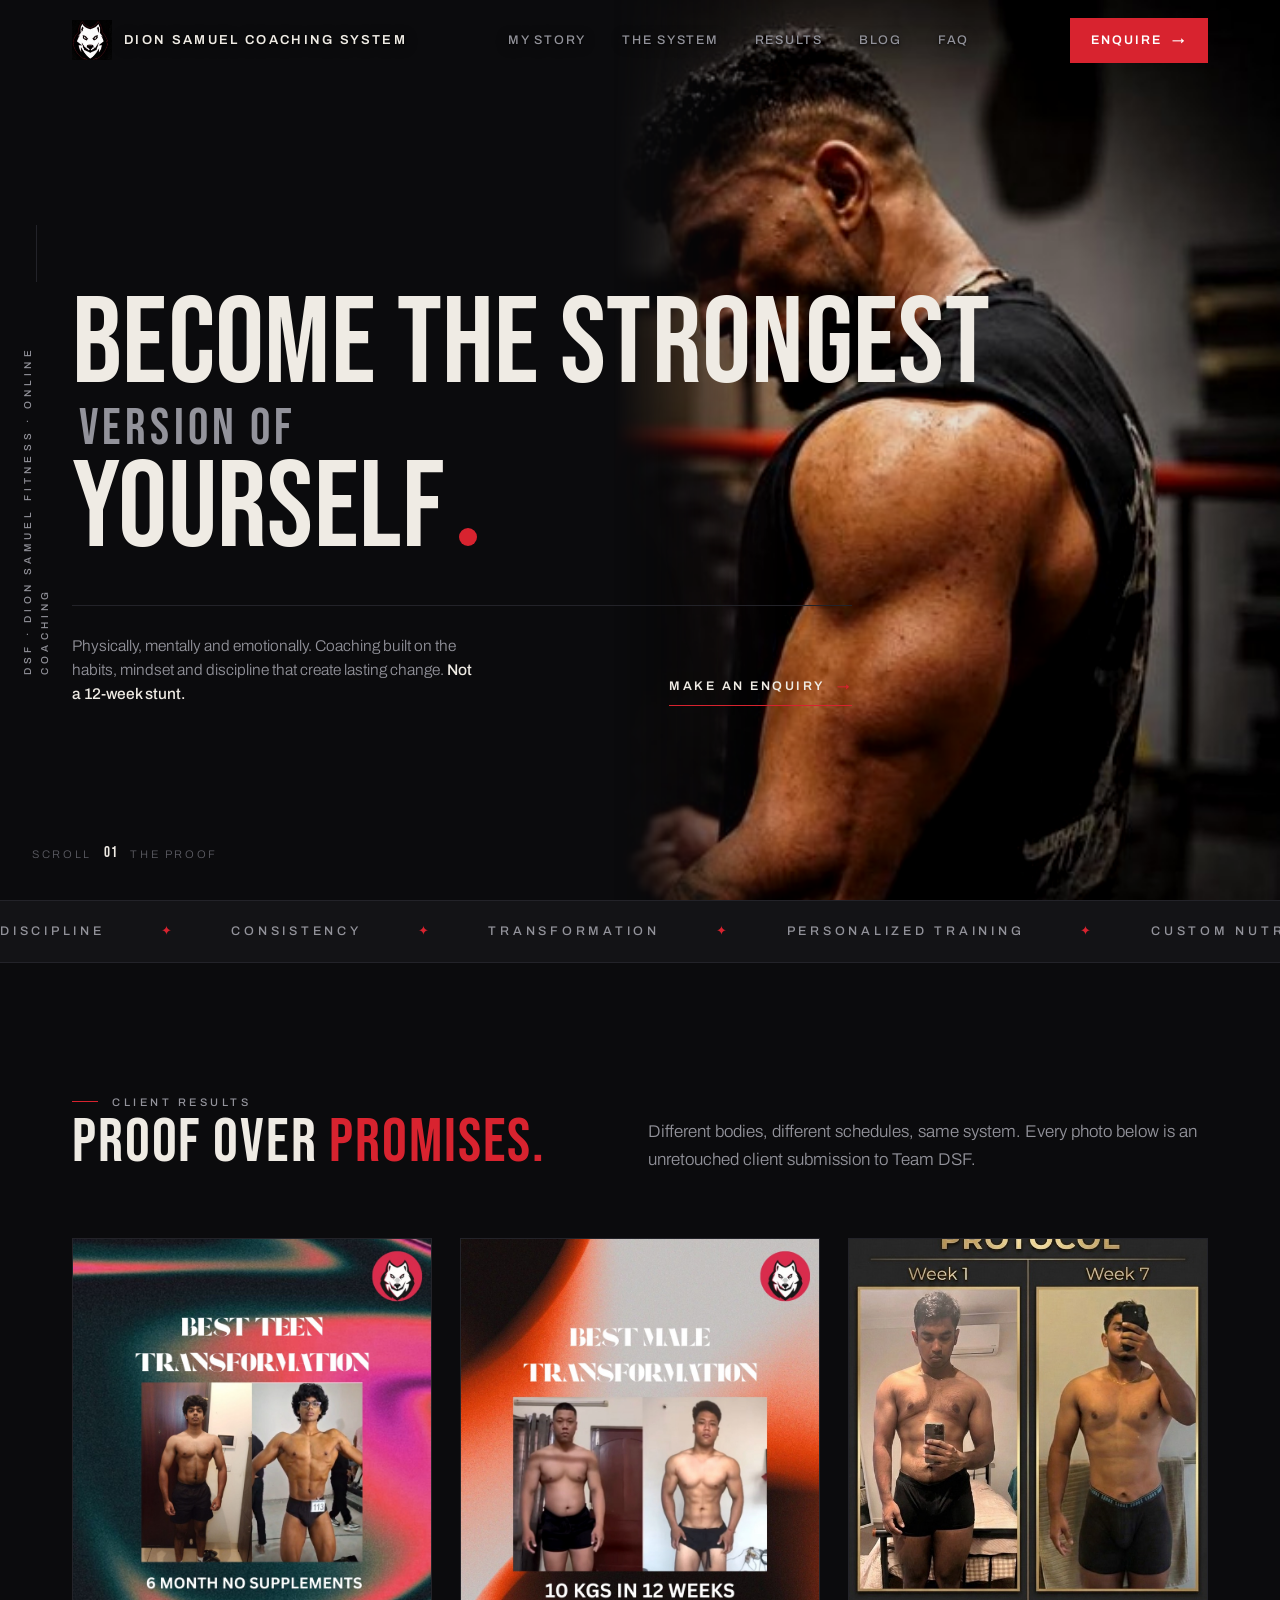
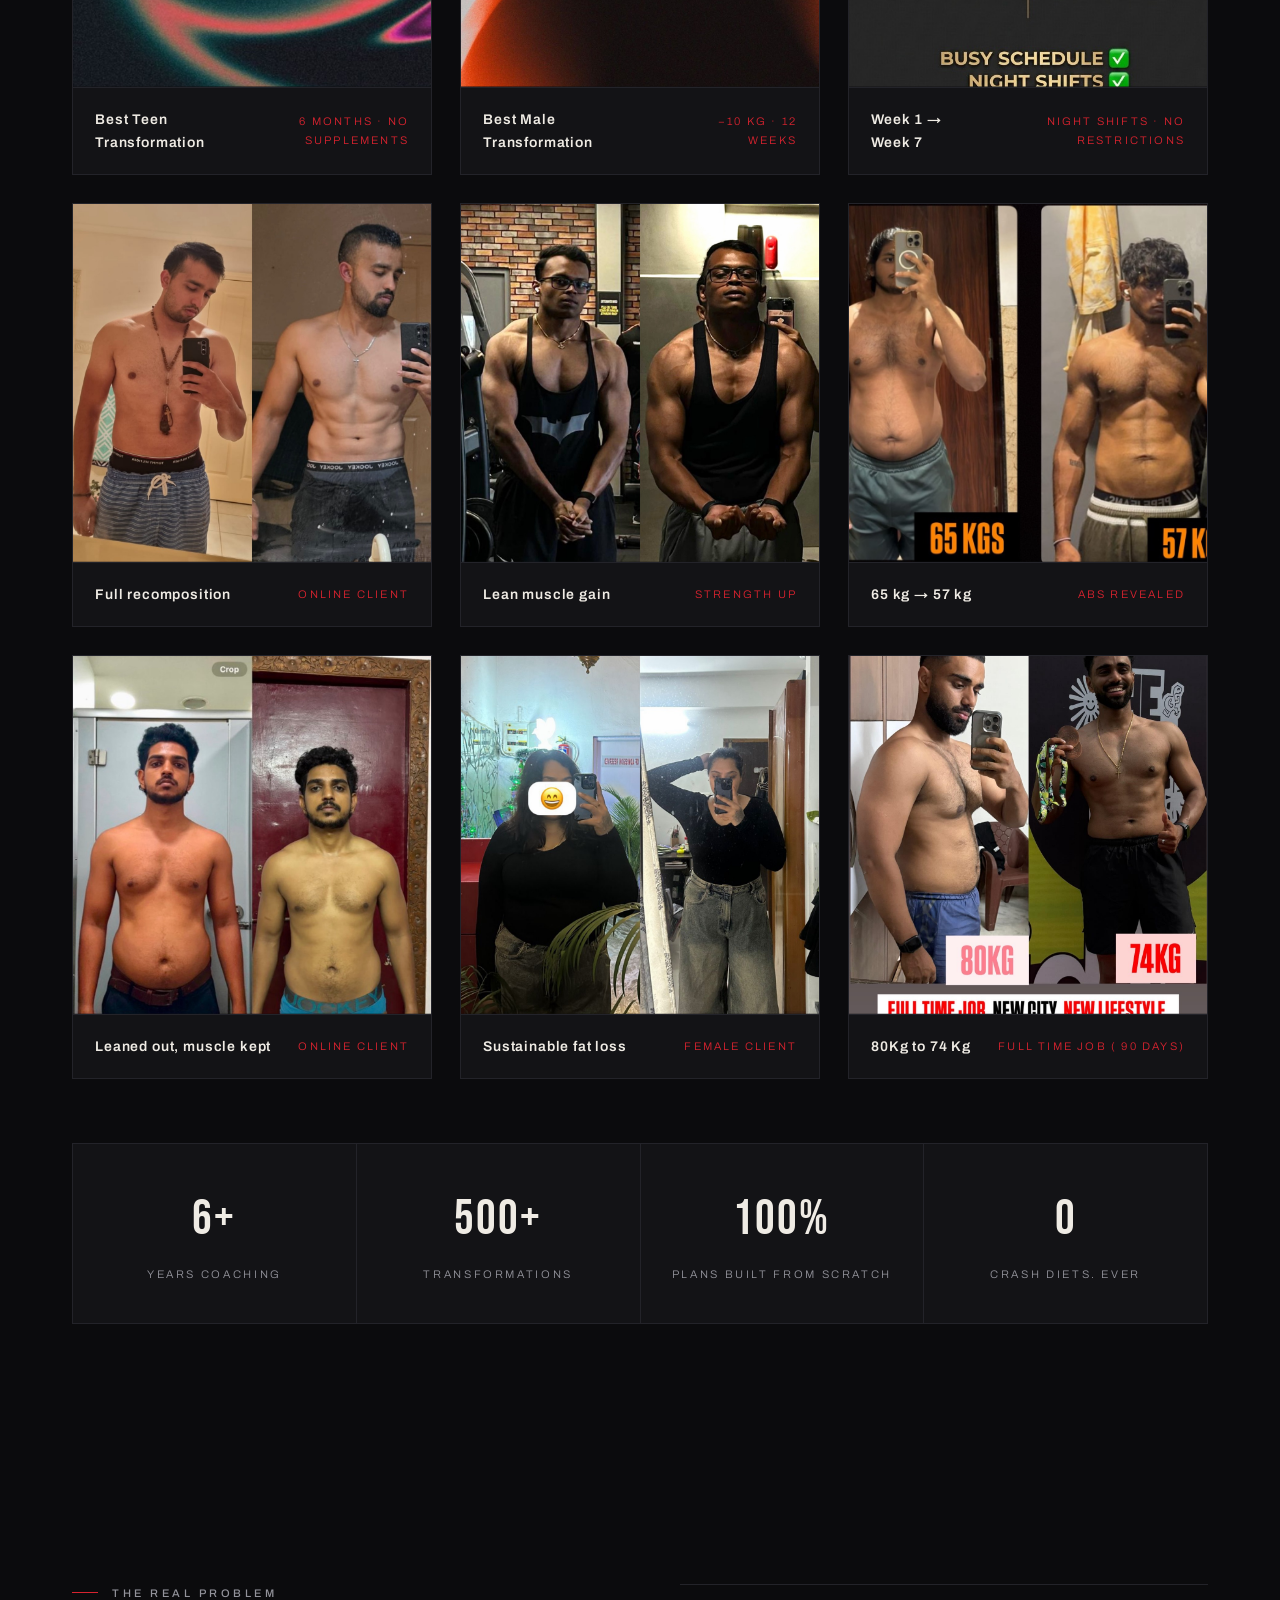
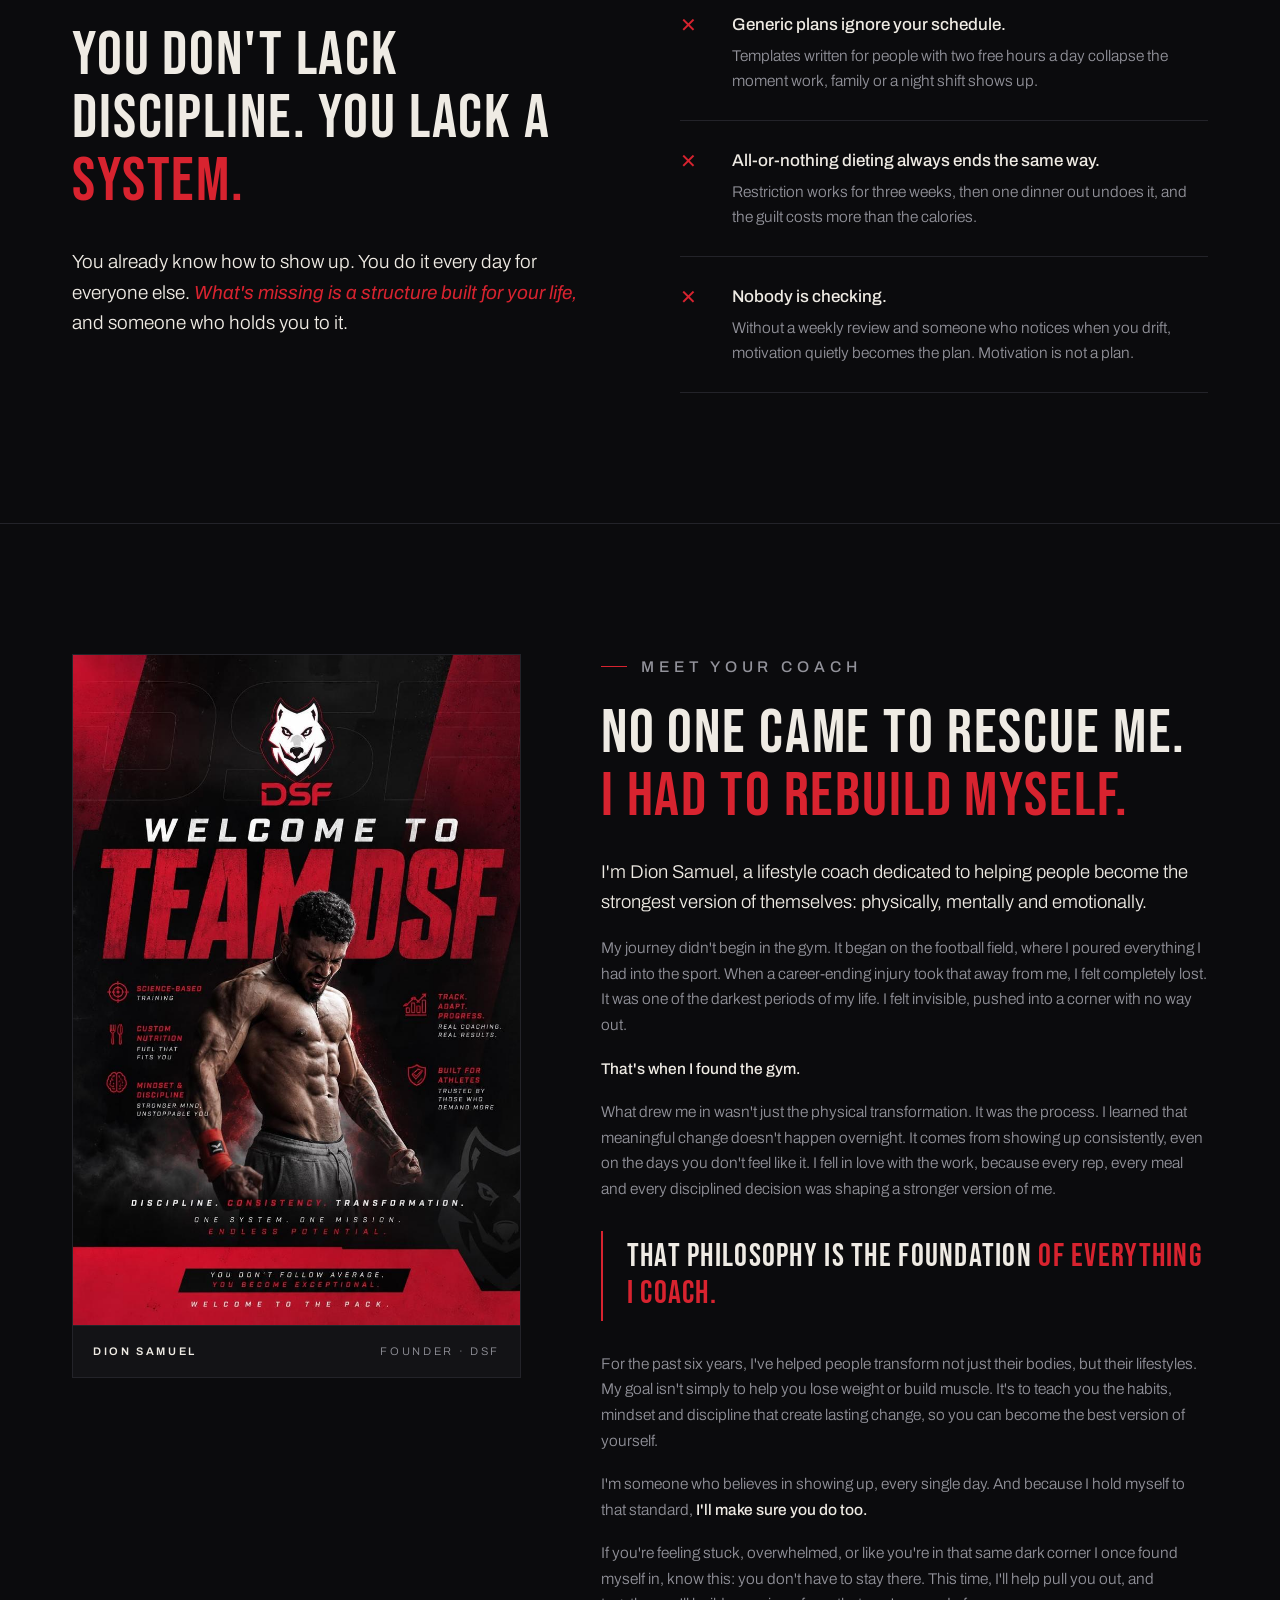
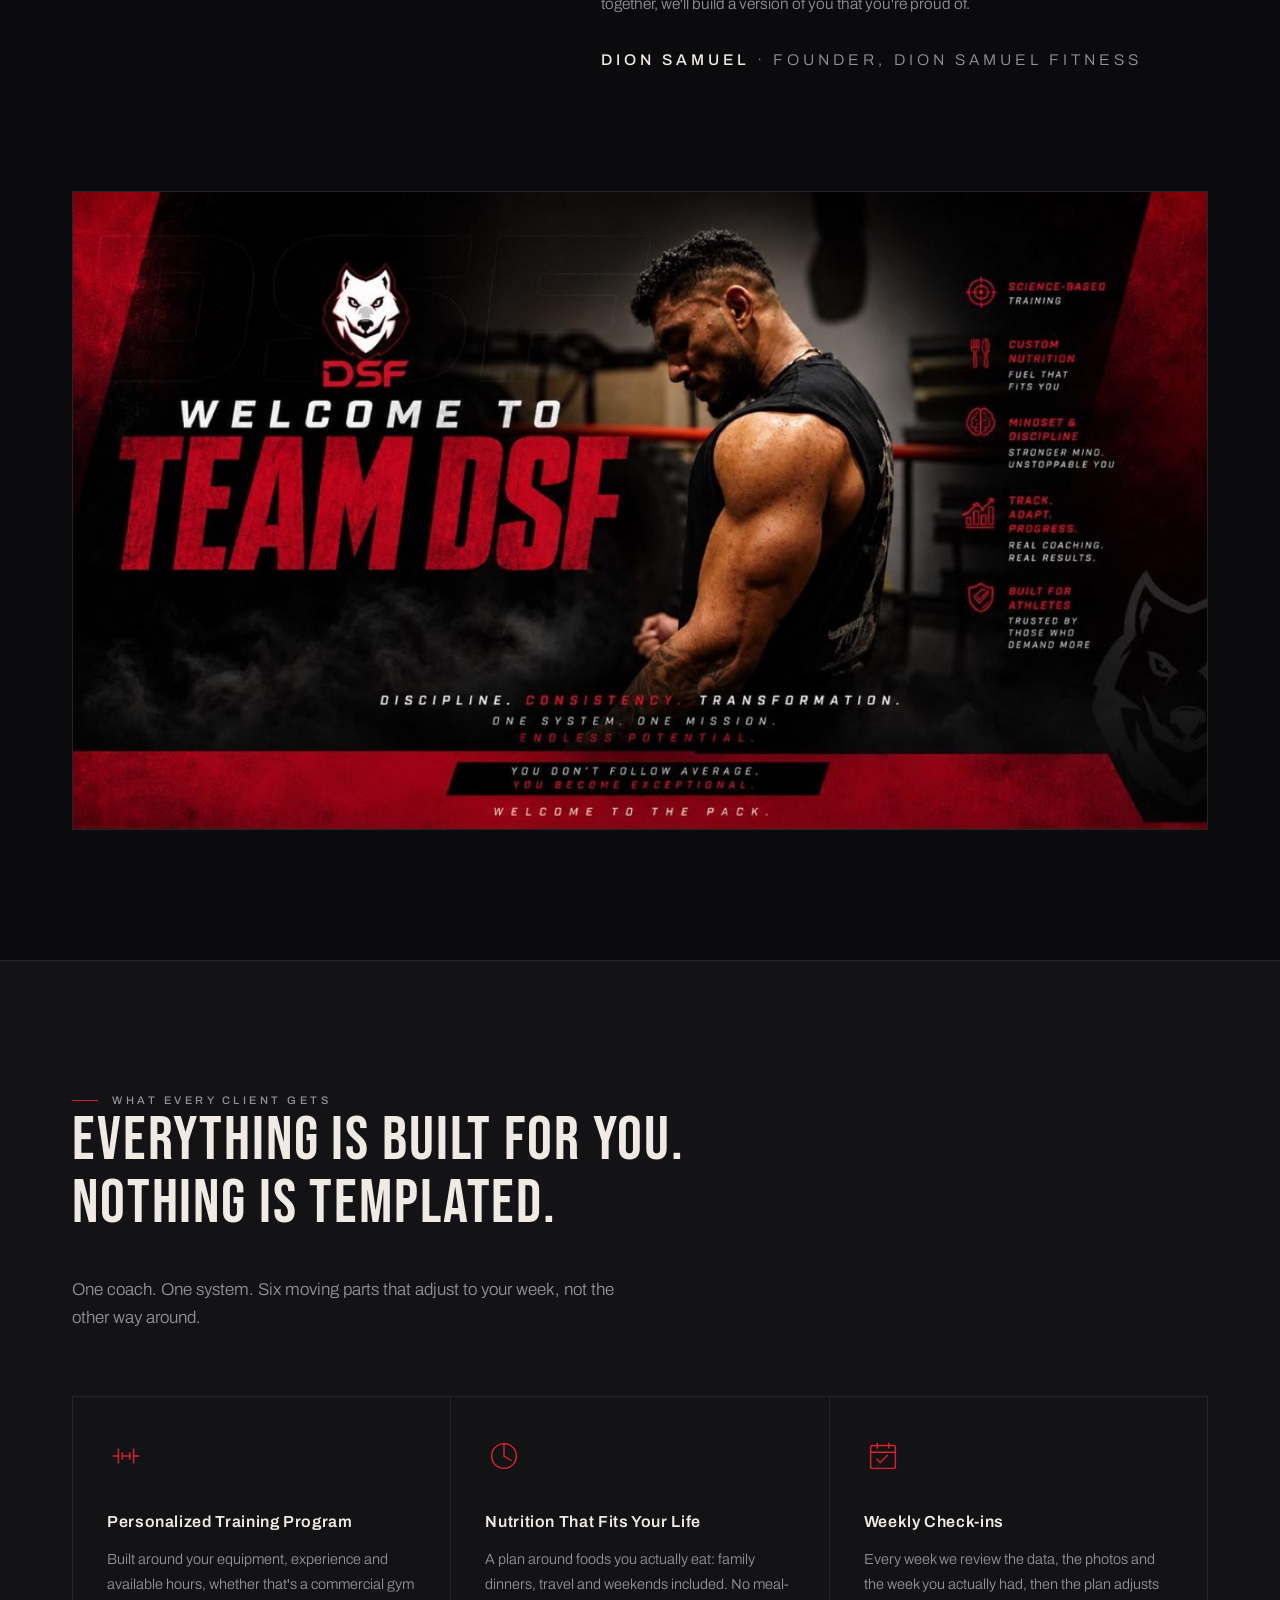
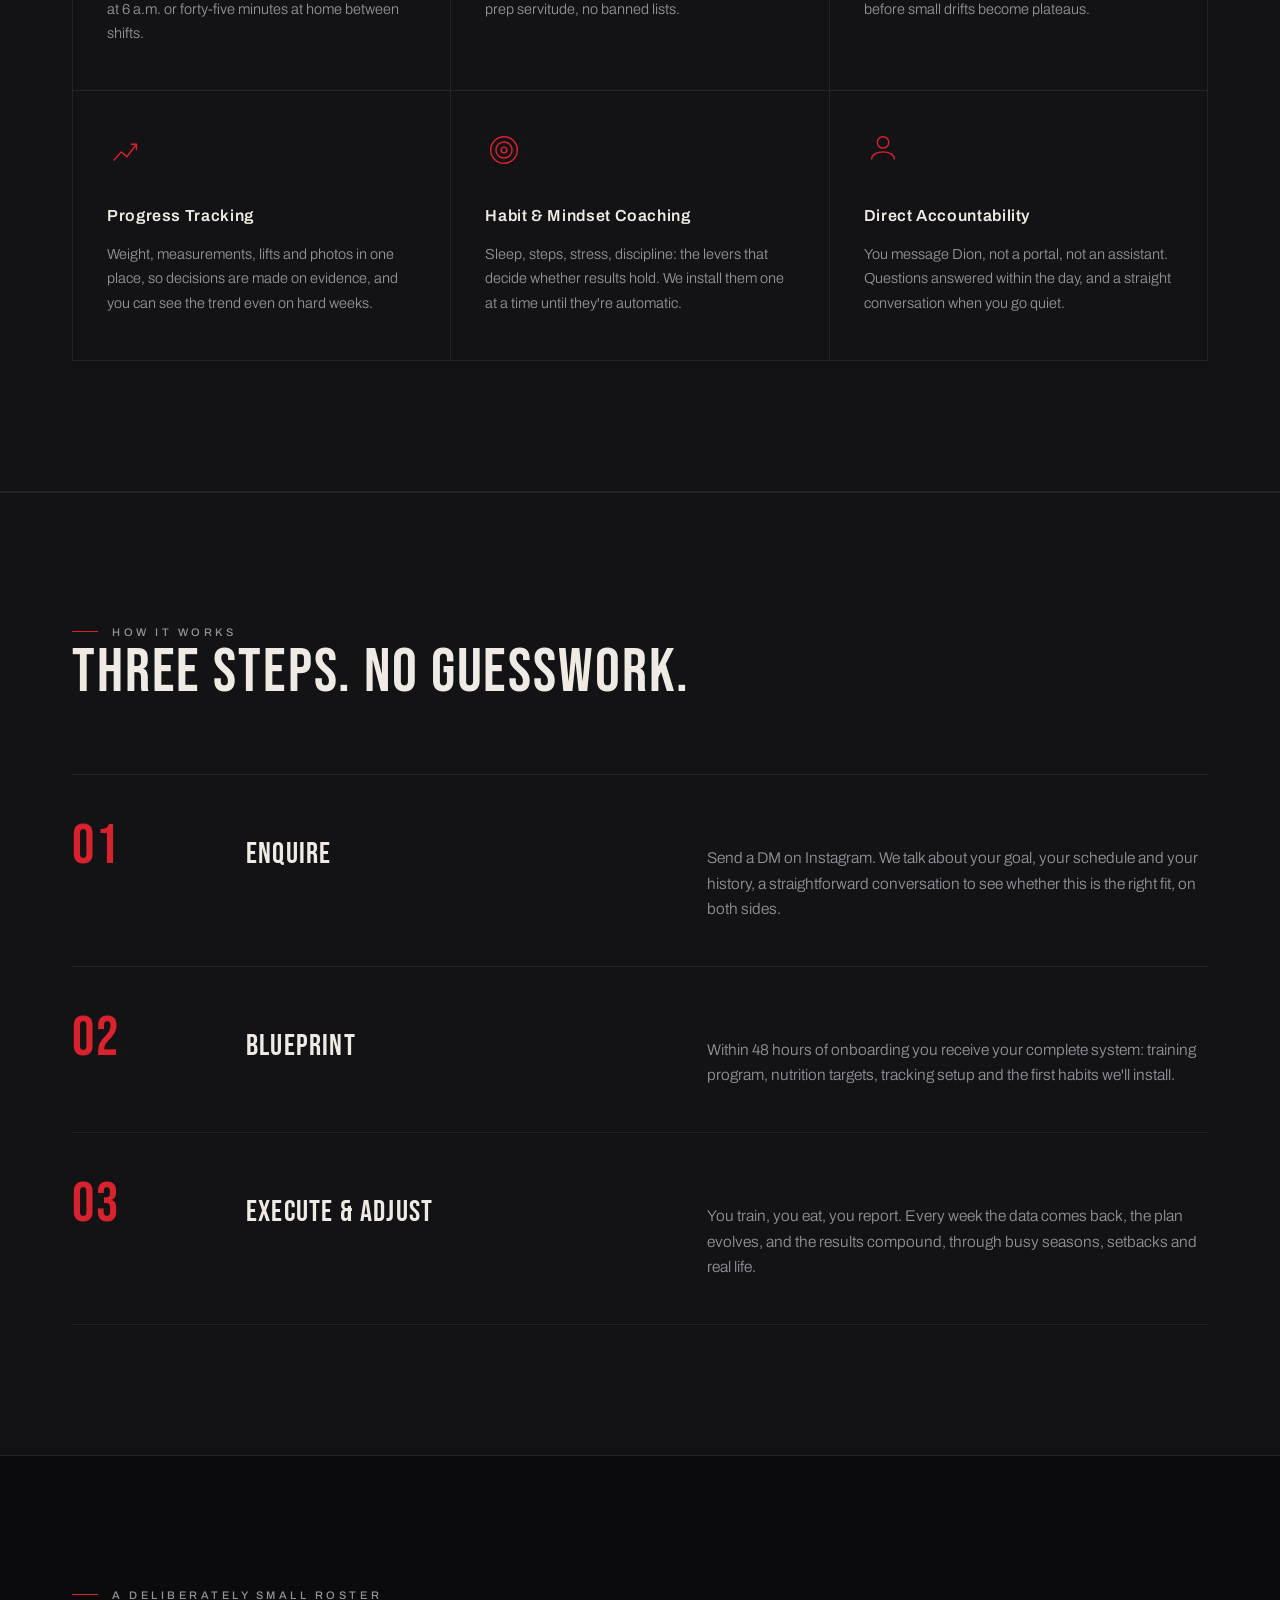
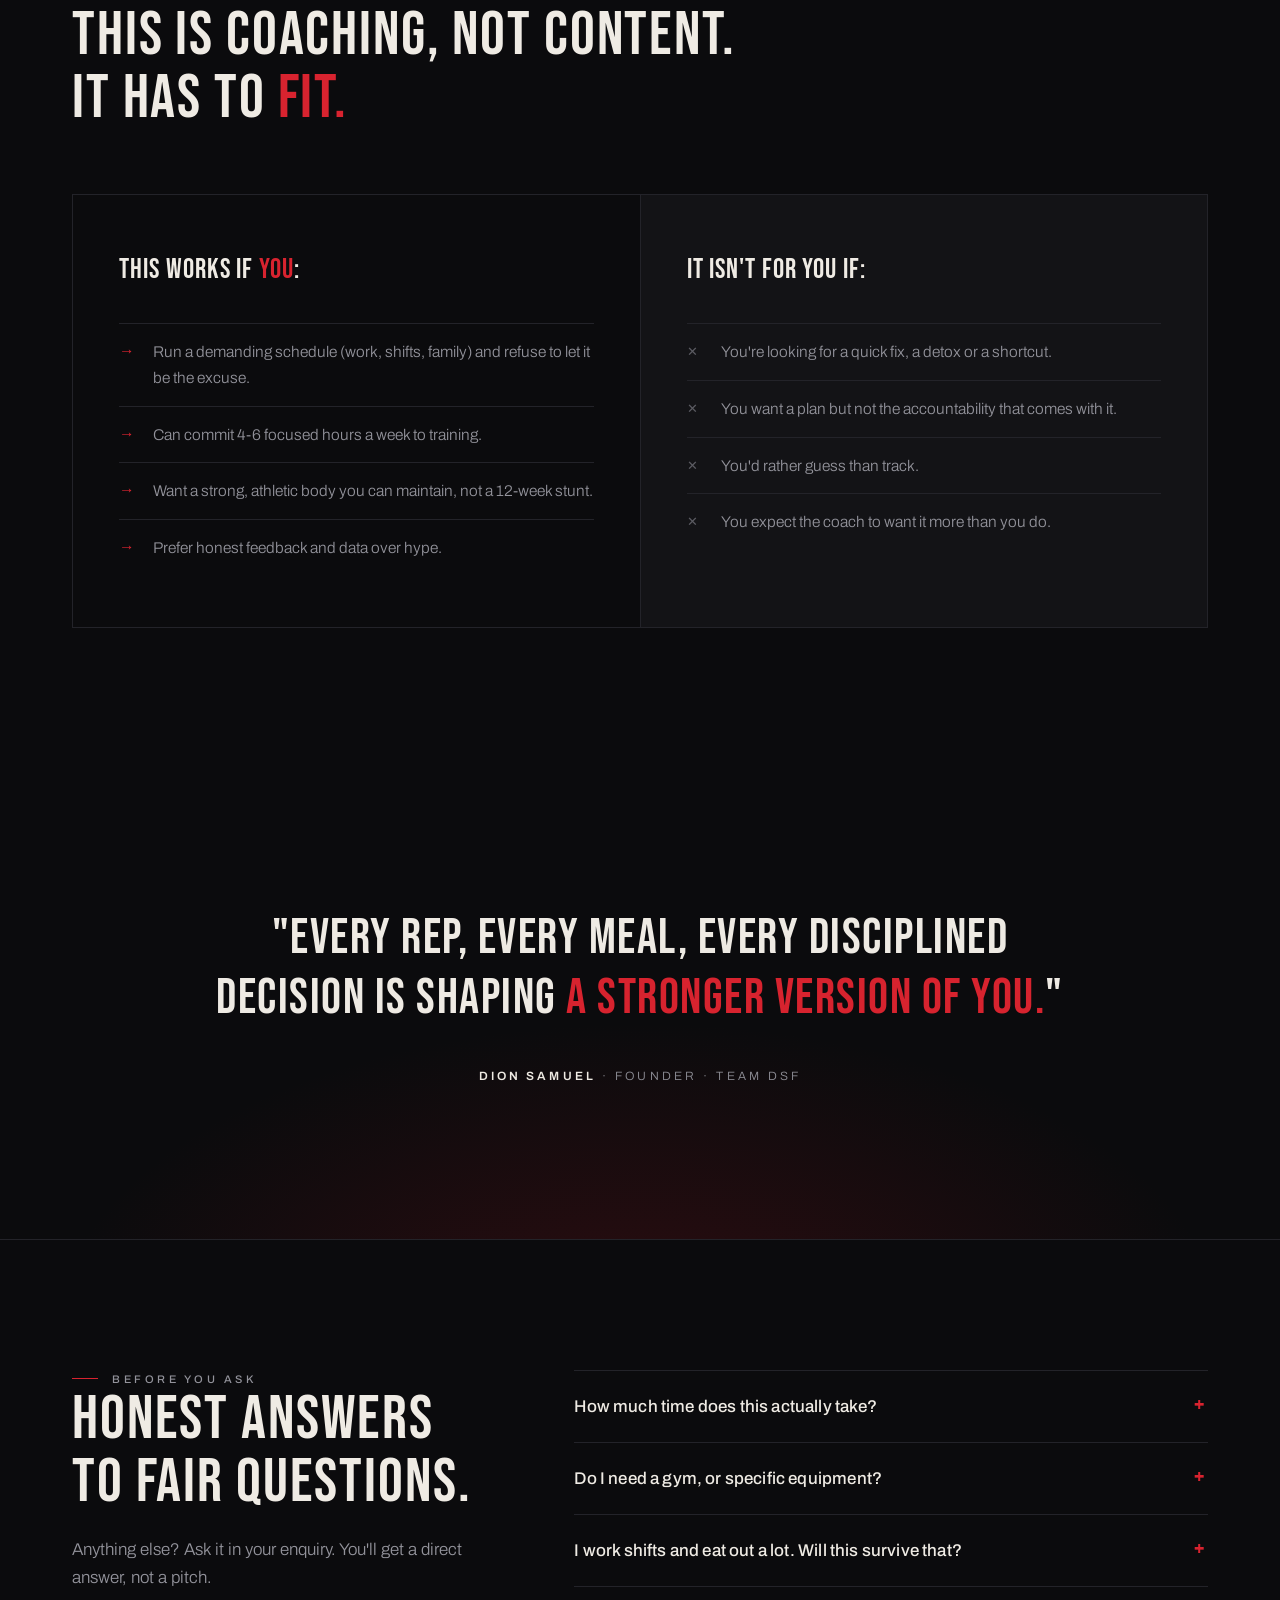
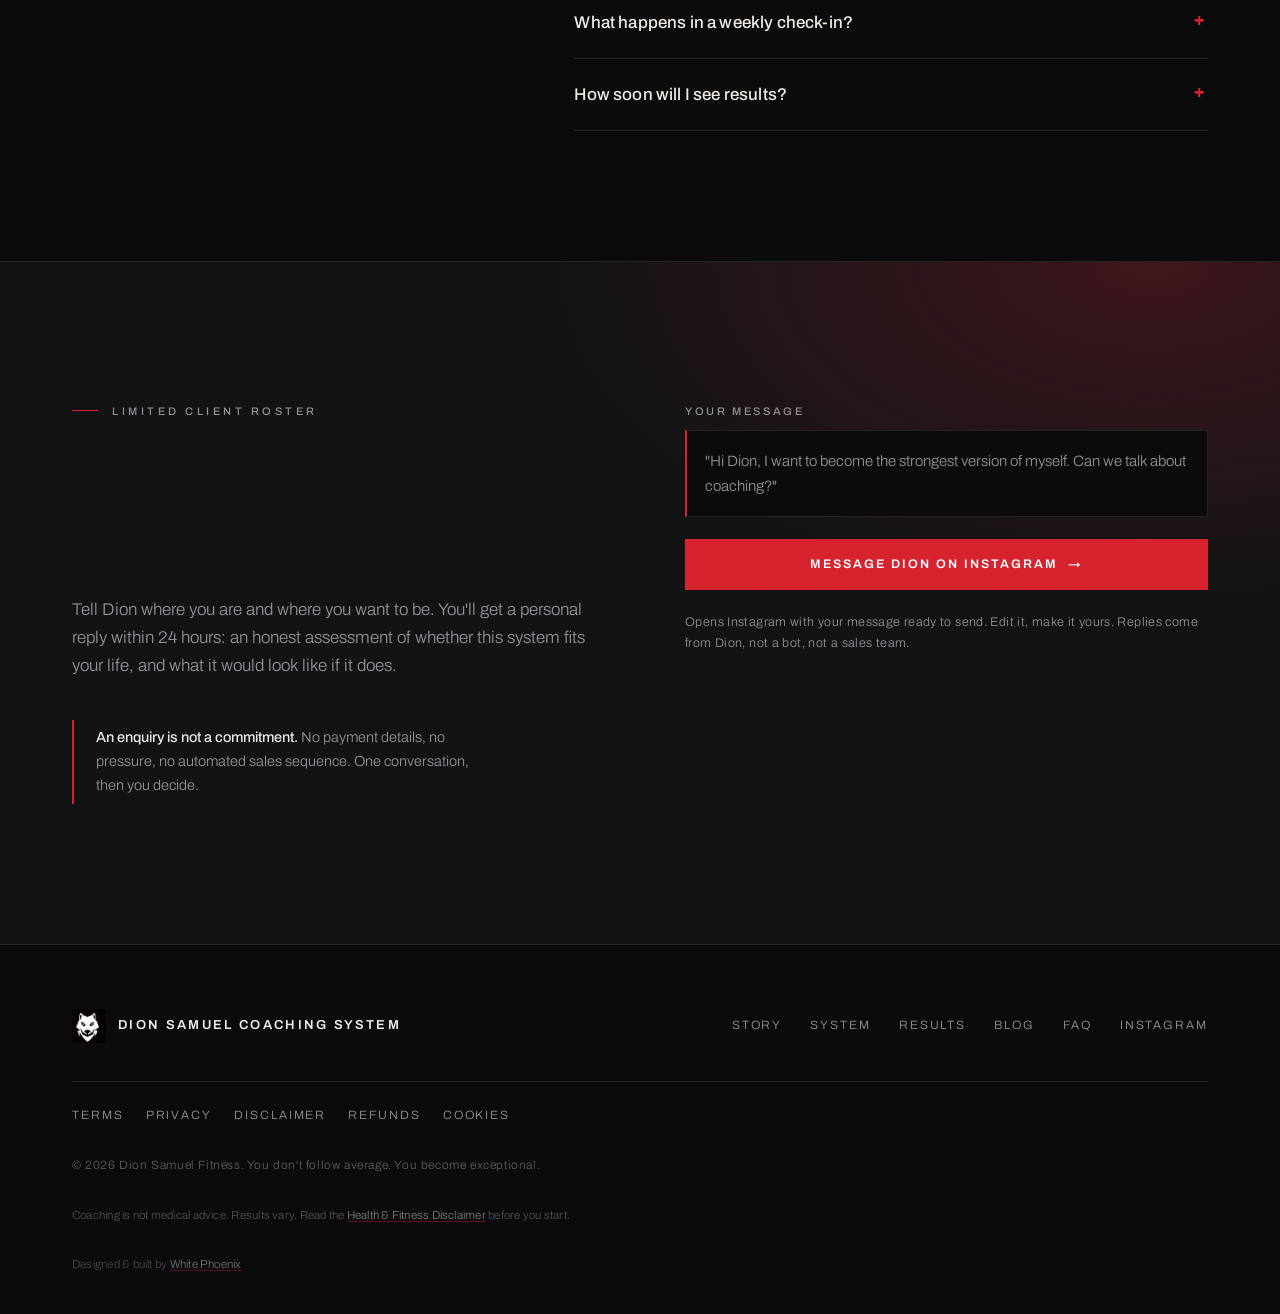
<file: index.html>
<!DOCTYPE html>
<html lang="en">
<head>
<meta charset="UTF-8">
<meta name="viewport" content="width=device-width, initial-scale=1.0">
<!-- Google tag (gtag.js) — GA4 -->
<script async src="https://www.googletagmanager.com/gtag/js?id=G-144KJ00BF6"></script>
<script>
  window.dataLayer = window.dataLayer || [];
  function gtag(){dataLayer.push(arguments);}
  gtag('js', new Date());
  gtag('config', 'G-144KJ00BF6', {
    anonymize_ip: true,
    allow_google_signals: false,
    allow_ad_personalization_signals: false
  });
</script>
<script src="/analytics.js" defer></script>

<title>Dion Samuel Coaching System - Online Fitness &amp; Transformation Coaching</title>
<meta name="description" content="Online lifestyle and transformation coaching by Dion Samuel. Personalized training, nutrition that fits your life, weekly check-ins and direct accountability. Become the strongest version of yourself.">
<link rel="canonical" href="https://www.dionsamuelfitness.com/">
<meta property="og:title" content="Dion Samuel Coaching System">
<meta property="og:description" content="Discipline. Consistency. Transformation. Online coaching by Dion Samuel - become the strongest version of yourself, physically, mentally and emotionally.">
<meta property="og:image" content="https://www.dionsamuelfitness.com/images/dsf-team-banner-welcome.jpg">
<meta property="og:url" content="https://www.dionsamuelfitness.com/">
<meta property="og:site_name" content="Dion Samuel Coaching System">
<meta property="og:type" content="website">
<meta name="twitter:card" content="summary_large_image">
<meta name="twitter:title" content="Dion Samuel Coaching System">
<meta name="twitter:description" content="Online lifestyle and transformation coaching by Dion Samuel. Become the strongest version of yourself.">
<meta name="twitter:image" content="https://www.dionsamuelfitness.com/images/dsf-team-banner-welcome.jpg">
<meta name="theme-color" content="#0B0B0D">
<script type="application/ld+json">
{
  "@context": "https://schema.org",
  "@graph": [
    {
      "@type": "Organization",
      "@id": "https://www.dionsamuelfitness.com/#org",
      "name": "Dion Samuel Coaching System",
      "alternateName": ["Team DSF", "Dion Samuel Fitness"],
      "url": "https://www.dionsamuelfitness.com/",
      "logo": "https://www.dionsamuelfitness.com/images/dsf-wolf-logo.jpg",
      "image": "https://www.dionsamuelfitness.com/images/dsf-team-banner-welcome.jpg",
      "sameAs": ["https://www.instagram.com/dionsamuel_/"],
      "founder": {"@id": "https://www.dionsamuelfitness.com/#dion"},
      "description": "Online lifestyle and transformation coaching: personalized training, flexible nutrition, weekly check-ins, habit coaching and direct accountability."
    },
    {
      "@type": "Person",
      "@id": "https://www.dionsamuelfitness.com/#dion",
      "name": "Dion Samuel",
      "jobTitle": "Lifestyle & Transformation Coach",
      "url": "https://www.dionsamuelfitness.com/",
      "image": "https://www.dionsamuelfitness.com/images/dsf-dion-samuel-founder-poster.jpg",
      "sameAs": ["https://www.instagram.com/dionsamuel_/"]
    },
    {
      "@type": "Service",
      "serviceType": "Online fitness and lifestyle coaching",
      "provider": {"@id": "https://www.dionsamuelfitness.com/#org"},
      "areaServed": "Worldwide",
      "description": "One-to-one online coaching: personalized training program, nutrition that fits your life, weekly check-ins, progress tracking, habit and mindset coaching, direct accountability."
    },
    {
      "@type": "WebSite",
      "url": "https://www.dionsamuelfitness.com/",
      "name": "Dion Samuel Coaching System",
      "publisher": {"@id": "https://www.dionsamuelfitness.com/#org"}
    }
  ]
}
</script>
<link rel="icon" href="/favicon.ico" sizes="48x48">
<link rel="icon" type="image/png" href="/favicon-48.png" sizes="48x48">
<link rel="icon" type="image/png" href="/favicon-96.png" sizes="96x96">
<link rel="icon" type="image/png" href="/favicon-192.png" sizes="192x192">
<link rel="apple-touch-icon" href="/apple-touch-icon.png">
<!--
═══════════════════════════════════════════════════════════════════
WORDPRESS BUILD NOTES (whole page)
Theme base   : Hello Elementor (blank) or Kadence + Elementor Pro
Fonts        : Bebas Neue (display - BEBASNEUEBOLD), Archivo (body/UI)
Global colors: --ink #0B0B0D · --panel #131316 · --line #232329
               --red #D8232F · --red-deep #6E0F16 · --bone #EFEBE4 · --ash #93939B
Grain texture: export the SVG noise below as a tiling PNG (grain.png,
               blend-mode: overlay, opacity .5) - Elementor section background overlay
Animations   : Elementor built-in entrance (fade-up, 60ms stagger) - do NOT
               use bounce/zoom presets; they read as page-builder defaults
Media library: upload every file in /images with the Title / Alt /
               Caption / Description listed in images/image-metadata.md
Ticker       : Elementor Pro loop carousel OR "Marquee Elementor" addon
Form         : Fluent Forms (name / WhatsApp / goal / message), route to CRM
Counters     : Elementor Counter widget, trigger on viewport
═══════════════════════════════════════════════════════════════════
-->
<link rel="preconnect" href="https://fonts.googleapis.com">
<link rel="preconnect" href="https://fonts.gstatic.com" crossorigin>
<link href="https://fonts.googleapis.com/css2?family=Bebas+Neue&family=Archivo:ital,wght@0,300;0,400;0,500;0,600;0,700;1,400&display=swap" rel="stylesheet">
<style>
:root{
  --ink:#0B0B0D; --panel:#131316; --panel2:#17171B; --line:#232329;
  --red:#D8232F; --red-deep:#6E0F16; --bone:#EFEBE4; --ash:#93939B;
  --display:'Bebas Neue', sans-serif; --body:'Archivo', sans-serif;
  --max:1200px;
}
*{margin:0;padding:0;box-sizing:border-box}
html{scroll-behavior:smooth;overflow-x:clip}
body{background:var(--ink);color:var(--bone);font-family:var(--body);font-weight:300;
  font-size:16px;line-height:1.65;-webkit-font-smoothing:antialiased;overflow-x:clip}
::selection{background:var(--red);color:#fff}
img{display:block;max-width:100%}
a{color:inherit;text-decoration:none}
.wrap{max-width:var(--max);margin:0 auto;padding:0 32px}
.eyebrow{font-size:11px;letter-spacing:.32em;text-transform:uppercase;color:var(--ash);
  font-weight:500;display:flex;align-items:center;gap:14px}
.eyebrow::before{content:"";width:26px;height:1px;background:var(--red)}
h1,h2{font-family:var(--display);font-weight:400;letter-spacing:.03em}
h2{font-size:clamp(38px,5vw,62px);line-height:1.02}
h2 em{font-style:normal;color:var(--red)}
.sub{color:var(--ash);max-width:560px;font-size:17px}
section{position:relative}

/* ── reveal on scroll ─────────────────────────── */
.rv{opacity:0;transform:translateY(16px);transition:opacity .8s cubic-bezier(.2,.6,.2,1),transform .8s cubic-bezier(.2,.6,.2,1)}
.rv.in{opacity:1;transform:none}
@media (prefers-reduced-motion:reduce){.rv{opacity:1;transform:none;transition:none}
  .ticker-track{animation:none!important}}

/* ── grain ────────────────────────────────────── */
.grain::after{content:"";position:absolute;inset:0;pointer-events:none;opacity:.55;
  background-image:url("data:image/svg+xml,%3Csvg xmlns='http://www.w3.org/2000/svg' width='240' height='240'%3E%3Cfilter id='n'%3E%3CfeTurbulence type='fractalNoise' baseFrequency='.9' numOctaves='2'/%3E%3CfeColorMatrix values='0 0 0 0 0 0 0 0 0 0 0 0 0 0 0 0 0 0 .06 0'/%3E%3C/filter%3E%3Crect width='240' height='240' filter='url(%23n)'/%3E%3C/svg%3E");
  mix-blend-mode:overlay}

/* ═══ NAV ═══ */
header{position:fixed;top:0;left:0;right:0;z-index:100;transition:background .35s,border-color .35s;
  border-bottom:1px solid transparent}
header.solid{background:rgba(11,11,13,.86);backdrop-filter:blur(14px);border-color:var(--line)}
.nav{max-width:var(--max);margin:0 auto;padding:18px 32px;display:flex;align-items:center;justify-content:space-between}
.brand{display:flex;align-items:center;gap:12px;font-weight:600;letter-spacing:.18em;font-size:13px;text-transform:uppercase;
  min-width:0}
.brand img{width:40px;height:40px;object-fit:cover;flex:0 0 auto}
.brand-name{min-width:0}
.nav-links{display:flex;gap:36px;font-size:12.5px;letter-spacing:.14em;text-transform:uppercase;font-weight:500;color:var(--ash)}
.nav-links a{transition:color .25s,text-shadow .35s}
/* readable over the hero image while the header is still transparent */
header:not(.solid) .nav-links a{text-shadow:0 1px 3px rgba(0,0,0,.9),0 2px 12px rgba(0,0,0,.7)}
header:not(.solid) .brand{text-shadow:0 1px 3px rgba(0,0,0,.9),0 2px 12px rgba(0,0,0,.7)}
.nav-links a:hover,.nav-links a:focus-visible{color:var(--bone)}
.btn{display:inline-flex;align-items:center;gap:10px;background:var(--red);color:#fff;
  padding:14px 26px;font-size:12.5px;font-weight:600;letter-spacing:.16em;text-transform:uppercase;
  border:1px solid var(--red);transition:background .25s,transform .25s;cursor:pointer;font-family:var(--body)}
.btn:hover{background:#B71C27}
.btn.small{padding:11px 20px}
.btn.ghost{background:transparent;border-color:var(--line);color:var(--bone)}
.btn.ghost:hover{border-color:var(--red);color:#fff;background:transparent}
.btn .arrow{transition:transform .25s}
.btn:hover .arrow{transform:translateX(4px)}
@media(max-width:900px){.nav-links{display:none}}
/* mobile: the brand must never slide under the Enquire button - it wraps to two
   lines ("Dion Samuel" / "Coaching System") while the button holds its width */
@media(max-width:640px){
  .nav{padding:14px 18px;gap:12px}
  .nav .btn.small{flex:0 0 auto;padding:10px 14px;font-size:10.5px;letter-spacing:.12em;gap:7px}
  .brand{font-size:10.5px;letter-spacing:.1em;gap:9px;flex:1 1 auto}
  .brand img{width:32px;height:32px}
  .brand-name{line-height:1.35}
}
@media(max-width:400px){
  .nav .btn.small .arrow{display:none}
  .brand{font-size:9.5px;letter-spacing:.08em}
}

/* ═══ HERO - editorial masthead ═══
   WP: full-height section, figure = background image with a left-to-black
   gradient overlay (Elementor background overlay, NOT corner glows).
   Masthead = one Heading widget with <br>; line mask-reveal via theme custom
   CSS or per-line fade-up. Spine = rotated Text widget. Enquiry = text link. */
.hero{min-height:100vh;min-height:100svh;position:relative;overflow:hidden;background:var(--ink);
  display:flex;align-items:center}
.hero-figure{position:absolute;top:0;right:0;bottom:0;width:52%;z-index:1;
  -webkit-mask-image:linear-gradient(90deg,transparent 0%,#000 26%,#000 100%);
  mask-image:linear-gradient(90deg,transparent 0%,#000 26%,#000 100%)}
.hero-figure img{width:100%;height:100%;object-fit:cover;object-position:center 12%;
  filter:contrast(1.04) brightness(.9);
  clip-path:inset(0 0 0 100%);transition:clip-path 1.4s cubic-bezier(.16,.84,.28,1) .15s}
.hero.play .hero-figure img{clip-path:inset(0 0 0 0)}
.hero::before{content:"";position:absolute;top:-10%;right:8%;width:44%;height:120%;z-index:0;
  background:radial-gradient(closest-side,rgba(216,35,47,.30),transparent 72%);filter:blur(30px)}
.hero-inner{position:relative;z-index:3;max-width:var(--max);margin:0 auto;padding:96px 32px 0;width:100%}
.hero-spine{position:absolute;left:20px;top:50%;transform:translateY(-50%) rotate(180deg);
  writing-mode:vertical-rl;font-size:10px;letter-spacing:.42em;text-transform:uppercase;
  color:var(--ash);z-index:4;display:flex;align-items:center;gap:18px;font-weight:500}
.hero-spine::after{content:"";height:64px;width:1px;background:var(--line)}
.mast{font-family:var(--display);font-weight:400;letter-spacing:.015em;color:var(--bone);line-height:.9}
.mast .l1,.mast .l3{font-size:clamp(56px,9.6vw,138px);display:block}
.mast .l2{display:block;font-weight:400;font-size:clamp(28px,4vw,52px);
  color:var(--ash);padding-left:.14em;margin:.1em 0 .04em;letter-spacing:.08em}
.mast .l3{position:relative}
.mast .l3 .dot{display:inline-block;width:.15em;height:.15em;background:var(--red);
  border-radius:50%;margin-left:.12em;vertical-align:baseline}
.mast-line{overflow:hidden}
.mast-line>span{display:block;transform:translateY(112%);transition:transform 1s cubic-bezier(.16,.84,.28,1)}
.hero.play .mast-line>span{transform:none}
.hero.play .mast-line:nth-child(2)>span{transition-delay:.09s}
.hero.play .mast-line:nth-child(3)>span{transition-delay:.18s}
.hero-base{display:flex;align-items:flex-end;justify-content:space-between;gap:40px;flex-wrap:wrap;
  margin-top:40px;padding-top:28px;border-top:1px solid var(--line);max-width:780px;
  opacity:0;transform:translateY(14px);transition:opacity .9s ease .5s,transform .9s cubic-bezier(.16,.84,.28,1) .5s}
.hero.play .hero-base{opacity:1;transform:none}
.hero-base p{color:var(--ash);font-size:15.5px;max-width:410px;line-height:1.55}
.hero-base p b{color:var(--bone);font-weight:500}
.enq-link{display:inline-flex;align-items:center;gap:12px;font-size:12.5px;letter-spacing:.2em;
  text-transform:uppercase;font-weight:600;color:var(--bone);white-space:nowrap;
  border-bottom:1px solid var(--red);padding-bottom:8px;transition:gap .3s,color .25s}
.enq-link:hover{gap:20px;color:var(--red)}
.enq-link .a{color:var(--red);transition:transform .3s}
.enq-link:hover .a{transform:translateX(3px)}
.hero-index{position:absolute;left:32px;bottom:34px;z-index:3;font-size:11px;letter-spacing:.24em;
  text-transform:uppercase;color:#5c5c63;display:flex;align-items:center;gap:12px}
.hero-index b{color:var(--bone);font-family:var(--display);font-weight:400;font-size:15px;letter-spacing:.08em}
@media(max-width:820px){
  .hero{align-items:center;padding-top:120px}
  .hero-figure{width:100%;opacity:.24;-webkit-mask-image:linear-gradient(180deg,transparent,#000 62%);mask-image:linear-gradient(180deg,transparent,#000 62%)}
  .hero::before{right:-10%;width:80%;opacity:.35;animation:none}
  .hero-spine,.hero-index{display:none}
  .mast .l1,.mast .l3{font-size:clamp(52px,17vw,84px)}
}

/* ═══ TICKER ═══ */
.ticker{border-top:1px solid var(--line);border-bottom:1px solid var(--line);overflow:hidden;
  padding:20px 0;background:var(--panel)}
.ticker-track{display:flex;gap:56px;width:max-content;animation:tick 34s linear infinite}
.ticker-track span{font-size:12.5px;letter-spacing:.3em;text-transform:uppercase;color:var(--ash);
  display:flex;align-items:center;gap:56px;white-space:nowrap;font-weight:500}
.ticker-track i{color:var(--red);font-style:normal}
@keyframes tick{to{transform:translateX(-50%)}}

/* ═══ PROBLEM ═══ */
.problem{padding:130px 0}
.problem-grid{display:grid;grid-template-columns:1fr 1fr;gap:80px;align-items:start}
.problem h2{margin:22px 0 0}
.pain{border-top:1px solid var(--line);padding:26px 0;display:grid;grid-template-columns:34px 1fr;gap:18px}
.pain:last-of-type{border-bottom:1px solid var(--line)}
.pain .x{color:var(--red);font-size:20px;line-height:1.5;font-family:var(--display)}
.pain p{color:var(--ash);font-size:15.5px}
.pain b{color:var(--bone);font-weight:500;display:block;font-size:17px;margin-bottom:4px;font-family:var(--body)}
.pivot{margin-top:34px;font-size:19px;line-height:1.6}
.pivot em{font-family:var(--body);font-style:italic;color:var(--red);font-size:19px;font-weight:400}
@media(max-width:900px){.problem-grid{grid-template-columns:1fr;gap:44px}.problem{padding:90px 0}}

/* ═══ STORY - meet your coach ═══
   WP: 2-column section - left = sticky Image widget (founder poster),
   right = Heading + Text Editor widgets. Pull-quote = styled divider text.
   Banner strip below = full-width Image widget inside same section. -->  */
.story{padding:130px 0;border-top:1px solid var(--line)}
.story-grid{display:grid;grid-template-columns:.85fr 1.15fr;gap:80px;align-items:start}
.story-figure{position:sticky;top:110px;border:1px solid var(--line);background:var(--panel)}
.story-figure img{width:100%}
.story-figure figcaption{padding:16px 20px;border-top:1px solid var(--line);font-size:11px;
  letter-spacing:.24em;text-transform:uppercase;color:var(--ash);display:flex;justify-content:space-between}
.story-figure figcaption b{color:var(--bone);font-weight:600}
.story-copy h2{margin:22px 0 30px}
.story-copy p{color:var(--ash);font-size:15.5px;margin-bottom:18px}
.story-copy p b{color:var(--bone);font-weight:500}
.story-copy .lead{font-size:18.5px;color:var(--bone);line-height:1.6}
.story-pull{border-left:2px solid var(--red);padding:8px 0 8px 24px;margin:30px 0;
  font-family:var(--display);font-size:clamp(24px,2.6vw,32px);line-height:1.15;letter-spacing:.04em;color:var(--bone)}
.story-pull i{color:var(--red);font-style:normal}
.story-sign{margin-top:30px;font-size:11px;letter-spacing:.26em;text-transform:uppercase;color:var(--ash)}
.story-sign b{color:var(--bone);font-weight:600}
.story-banner{margin-top:100px;border:1px solid var(--line)}
.story-banner img{width:100%}
@media(max-width:900px){.story-grid{grid-template-columns:1fr;gap:44px}
  .story-figure{position:static;max-width:440px}.story{padding:90px 0}.story-banner{margin-top:64px}}

/* ═══ SYSTEM ═══ */
.system{padding:130px 0;background:var(--panel);border-top:1px solid var(--line);border-bottom:1px solid var(--line)}
.system-head{display:flex;justify-content:space-between;align-items:flex-end;gap:40px;margin-bottom:64px;flex-wrap:wrap}
.sys-grid{display:grid;grid-template-columns:repeat(3,1fr);gap:1px;background:var(--line);border:1px solid var(--line)}
.sys-card{background:var(--panel);padding:40px 34px 44px;position:relative;transition:background .35s}
.sys-card:hover{background:var(--panel2)}
.sys-card::before{content:"";position:absolute;top:0;left:0;width:0;height:2px;background:var(--red);transition:width .45s cubic-bezier(.2,.6,.2,1)}
.sys-card:hover::before{width:100%}
.sys-card .glyph{width:38px;height:38px;margin-bottom:26px;color:var(--red)}
.sys-card h3{font-family:var(--body);font-weight:600;font-size:16px;letter-spacing:.04em;margin-bottom:12px}
.sys-card p{color:var(--ash);font-size:14.5px;line-height:1.7}
@media(max-width:980px){.sys-grid{grid-template-columns:1fr 1fr}}
@media(max-width:640px){.sys-grid{grid-template-columns:1fr}.system{padding:90px 0}}

/* ═══ TRANSFORMATIONS ═══ */
.transf{padding:130px 0}
.tf-head{margin-bottom:64px;display:flex;justify-content:space-between;align-items:flex-end;gap:40px;flex-wrap:wrap}
.tf-grid{display:grid;grid-template-columns:1fr 1fr 1fr;gap:28px;align-items:stretch}
.tf-card{border:1px solid var(--line);background:var(--panel);overflow:hidden;position:relative}
.tf-card figure{overflow:hidden;aspect-ratio:4/5}
.tf-card.sq figure{aspect-ratio:1/1}
.tf-card figure img{width:100%;height:100%;object-fit:cover;transition:transform .8s cubic-bezier(.2,.6,.2,1),clip-path 1.1s cubic-bezier(.16,.84,.28,1) .15s}
.tf-card:hover figure img{transform:scale(1.035)}
.tf-card figcaption{padding:20px 22px;border-top:1px solid var(--line);display:flex;justify-content:space-between;align-items:center;gap:14px}
.tf-card figcaption b{font-weight:600;font-size:14px;letter-spacing:.06em}
.tf-card figcaption span{font-size:11px;letter-spacing:.2em;text-transform:uppercase;color:var(--red);text-align:right}
.tf-stats{display:flex;gap:0;border:1px solid var(--line);margin-top:64px;background:var(--panel)}
.tf-stats div{flex:1;padding:36px 20px;text-align:center;border-right:1px solid var(--line)}
.tf-stats div:last-child{border-right:none}
.tf-stats b{font-family:var(--display);font-size:clamp(34px,3.8vw,50px);font-weight:400;display:block;letter-spacing:.04em}
.tf-stats b i{color:var(--red);font-style:normal}
.tf-stats span{font-size:11px;letter-spacing:.24em;text-transform:uppercase;color:var(--ash)}
.tf-note{margin-top:18px;font-size:12px;color:var(--ash);letter-spacing:.04em}
@media(max-width:980px){.tf-grid{grid-template-columns:1fr}.tf-stats{flex-wrap:wrap}
  .tf-stats div{flex:1 1 50%;border-bottom:1px solid var(--line)}.transf{padding:90px 0}}

/* ═══ VIDEOS ═══ */
.videos{padding:130px 0;border-top:1px solid var(--line)}
.vid-head{margin-bottom:64px;display:flex;justify-content:space-between;align-items:flex-end;gap:40px;flex-wrap:wrap}
.vid-grid{display:grid;grid-template-columns:1fr 1fr 1fr;gap:28px;align-items:stretch}
.vid-card{border:1px solid var(--line);background:var(--panel);overflow:hidden;position:relative}
.vid-card .media{position:relative;aspect-ratio:9/16;background:#000;overflow:hidden}
.vid-card.wide .media{aspect-ratio:16/9}
.vid-card .media video,.vid-card .media iframe{width:100%;height:100%;object-fit:cover;border:0;display:block}
.vid-card figcaption{padding:20px 22px;border-top:1px solid var(--line);display:flex;justify-content:space-between;align-items:center;gap:14px}
.vid-card figcaption b{font-weight:600;font-size:14px;letter-spacing:.06em}
.vid-card figcaption span{font-size:11px;letter-spacing:.2em;text-transform:uppercase;color:var(--red);text-align:right}
@media(max-width:980px){.vid-grid{grid-template-columns:1fr}.videos{padding:90px 0}}

/* ═══ METHOD ═══ */
.method{padding:130px 0;background:var(--panel);border-top:1px solid var(--line);border-bottom:1px solid var(--line)}
.steps{margin-top:70px}
.step{display:grid;grid-template-columns:130px 1fr 1.2fr;gap:44px;padding:44px 0;border-top:1px solid var(--line);align-items:baseline}
.step:last-child{border-bottom:1px solid var(--line)}
.step .num{font-family:var(--display);font-size:56px;color:var(--red);font-weight:400;line-height:1;letter-spacing:.04em}
.step h3{font-family:var(--display);font-weight:400;font-size:30px;letter-spacing:.04em}
.step p{color:var(--ash);font-size:15.5px}
@media(max-width:900px){.step{grid-template-columns:1fr;gap:12px;padding:34px 0}
  .step .num{font-size:44px}.method{padding:90px 0}}

/* ═══ FIT ═══ */
.fit{padding:130px 0}
.fit-grid{display:grid;grid-template-columns:1fr 1fr;gap:1px;background:var(--line);border:1px solid var(--line);margin-top:64px}
.fit-col{background:var(--ink);padding:52px 46px}
.fit-col.no{background:var(--panel)}
.fit-col h3{font-family:var(--display);font-weight:400;font-size:28px;letter-spacing:.04em;margin-bottom:30px}
.fit-col h3 em{font-style:normal;color:var(--red)}
.fit-col ul{list-style:none}
.fit-col li{padding:15px 0 15px 34px;position:relative;color:var(--ash);font-size:15.5px;border-top:1px solid var(--line)}
.fit-col li::before{position:absolute;left:0;top:15px;font-family:var(--display)}
.fit-col.yes li::before{content:"→";color:var(--red)}
.fit-col.no li::before{content:"✕";color:#5c5c63;font-size:13px;top:18px}
@media(max-width:860px){.fit-grid{grid-template-columns:1fr}.fit{padding:90px 0}}

/* ═══ QUOTE ═══ */
.quote{padding:150px 0;text-align:center;
  background:radial-gradient(900px 480px at 50% 120%, rgba(110,15,22,.35), transparent 65%), var(--ink)}
.quote blockquote{font-family:var(--display);font-weight:400;letter-spacing:.03em;
  font-size:clamp(30px,4.2vw,50px);line-height:1.2;max-width:880px;margin:0 auto 34px}
.quote blockquote i{color:var(--red);font-style:normal}
.quote cite{font-style:normal;font-size:12px;letter-spacing:.26em;text-transform:uppercase;color:var(--ash)}
.quote cite b{color:var(--bone);font-weight:600}

/* ═══ FAQ ═══ */
.faq{padding:130px 0;border-top:1px solid var(--line)}
.faq-grid{display:grid;grid-template-columns:.8fr 1.2fr;gap:80px;align-items:start}
.faq-item{border-bottom:1px solid var(--line)}
.faq-item:first-child{border-top:1px solid var(--line)}
.faq-q{width:100%;background:none;border:none;color:var(--bone);font-family:var(--body);
  font-size:17px;font-weight:500;text-align:left;padding:26px 44px 26px 0;cursor:pointer;position:relative;letter-spacing:.01em}
.faq-q::after{content:"+";position:absolute;right:4px;top:50%;transform:translateY(-50%);
  font-family:var(--display);font-size:26px;color:var(--red);transition:transform .35s;font-weight:400}
.faq-item.open .faq-q::after{transform:translateY(-50%) rotate(45deg)}
.faq-a{max-height:0;overflow:hidden;transition:max-height .45s cubic-bezier(.2,.6,.2,1)}
.faq-a p{color:var(--ash);font-size:15px;padding:0 40px 26px 0;line-height:1.75}
@media(max-width:900px){.faq-grid{grid-template-columns:1fr;gap:44px}.faq{padding:90px 0}}

/* ═══ ENQUIRY ═══ */
.enquiry{padding:140px 0;background:
  radial-gradient(1000px 560px at 90% 0%, rgba(216,35,47,.22), transparent 60%), var(--panel);
  border-top:1px solid var(--line)}
.enq-grid{display:grid;grid-template-columns:1fr 1fr;gap:90px;align-items:start}
.enq-left h2{margin:24px 0 26px}
.enq-left .sub{margin-bottom:40px}
.enq-assure{border-left:2px solid var(--red);padding:6px 0 6px 22px;color:var(--ash);font-size:14.5px;max-width:420px}
.enq-assure b{color:var(--bone);font-weight:500}
.form{display:grid;gap:22px}
.field label{display:block;font-size:11px;letter-spacing:.24em;text-transform:uppercase;color:var(--ash);margin-bottom:10px;font-weight:500}
.field input,.field select,.field textarea{width:100%;background:var(--ink);border:1px solid var(--line);
  color:var(--bone);padding:16px 18px;font-family:var(--body);font-size:15px;font-weight:300;
  transition:border-color .25s;appearance:none;border-radius:0}
.field textarea{min-height:120px;resize:vertical}
.field input:focus,.field select:focus,.field textarea:focus{outline:none;border-color:var(--red)}
.field select{background-image:url("data:image/svg+xml,%3Csvg xmlns='http://www.w3.org/2000/svg' width='12' height='8'%3E%3Cpath d='M1 1l5 5 5-5' stroke='%23D8232F' fill='none' stroke-width='1.5'/%3E%3C/svg%3E");background-repeat:no-repeat;background-position:right 18px center}
.form .row{display:grid;grid-template-columns:1fr 1fr;gap:22px}
.form-note{font-size:12.5px;color:var(--ash);letter-spacing:.03em}
.dm-preview{background:var(--ink);border:1px solid var(--line);padding:18px;color:var(--ash);
  font-size:15px;line-height:1.65;border-left:2px solid var(--red)}
@media(max-width:900px){.enq-grid{grid-template-columns:1fr;gap:54px}
  .form .row{grid-template-columns:1fr}.enquiry{padding:90px 0}}

/* ═══ ENHANCED ENTRANCES ═══
   WP: Elementor motion effects / custom CSS. Masked heading reveals,
   eyebrow line draw, image wipes, icon draw-ins, form cascade.
   NOTE: the #story section is deliberately excluded - it keeps the
   plain fade-up reveal. */

/* eyebrow: red line draws in */
.rv .eyebrow::before,.eyebrow.rv::before{width:0;transition:width .9s cubic-bezier(.2,.6,.2,1) .25s}
.rv.in .eyebrow::before,.eyebrow.rv.in::before{width:26px}

/* section headings: masked line reveal (same language as the hero masthead) */
.rv h2,h2.rv{clip-path:inset(0 0 110% 0);transform:translateY(30px);
  transition:clip-path 1s cubic-bezier(.16,.84,.28,1) .12s,transform 1s cubic-bezier(.16,.84,.28,1) .12s}
.rv.in h2,h2.rv.in{clip-path:inset(-20% 0 -20% 0);transform:none}

/* story section keeps its original animation - do not change */
.story .rv h2,.story h2.rv{clip-path:none;transform:none;transition:none}
.story .rv .eyebrow::before,.story .eyebrow.rv::before{width:26px;transition:none}

/* gallery images: wipe in from the left, then the usual hover zoom */
.tf-card.rv figure img{clip-path:inset(0 100% 0 0)}
.tf-card.rv.in figure img{clip-path:inset(0 0 0 0)}

/* system icons: stroke draw-in */
.sys-card .glyph path,.sys-card .glyph circle,.sys-card .glyph rect{
  stroke-dasharray:170;stroke-dashoffset:170;transition:stroke-dashoffset 1.4s ease .25s}
.sys-card.rv.in .glyph path,.sys-card.rv.in .glyph circle,.sys-card.rv.in .glyph rect{stroke-dashoffset:0}

/* method: step numbers slide in */
.step .num{opacity:0;transform:translateX(-20px);transition:opacity .7s ease .15s,transform .7s cubic-bezier(.16,.84,.28,1) .15s}
.step.rv.in .num{opacity:1;transform:none}

/* quote: blur-in */
.quote .rv blockquote{filter:blur(10px);transition:filter 1.2s ease .1s}
.quote .rv.in blockquote{filter:none}

/* enquiry form: fields cascade */
.form.rv>*{opacity:0;transform:translateY(14px);transition:opacity .7s ease,transform .7s cubic-bezier(.16,.84,.28,1)}
.form.rv>*:nth-child(1){transition-delay:.25s}
.form.rv>*:nth-child(2){transition-delay:.33s}
.form.rv>*:nth-child(3){transition-delay:.41s}
.form.rv>*:nth-child(4){transition-delay:.49s}
.form.rv>*:nth-child(5){transition-delay:.57s}
.form.rv.in>*{opacity:1;transform:none}

/* hero: breathing red glow (desktop only - on phones the glow sits
   behind the full-width figure and reads as a heavy red tint) */
@keyframes glowpulse{0%,100%{opacity:.72}50%{opacity:1}}
@media(min-width:821px){.hero::before{animation:glowpulse 7s ease-in-out infinite}}

/* buttons: shine sweep on hover */
.btn{position:relative;overflow:hidden}
.btn::after{content:"";position:absolute;top:0;left:-70%;width:45%;height:100%;
  background:linear-gradient(100deg,transparent,rgba(255,255,255,.28),transparent);
  transform:skewX(-20deg);transition:left .6s ease}
.btn:hover::after{left:130%}

/* ticker: pause on hover */
.ticker:hover .ticker-track{animation-play-state:paused}

@media (prefers-reduced-motion:reduce){
  .rv h2,h2.rv{clip-path:none;transform:none;transition:none}
  .rv .eyebrow::before,.eyebrow.rv::before{width:26px;transition:none}
  .tf-card.rv figure img{clip-path:none}
  .sys-card .glyph path,.sys-card .glyph circle,.sys-card .glyph rect{stroke-dashoffset:0;transition:none}
  .step .num{opacity:1;transform:none;transition:none}
  .quote .rv blockquote{filter:none}
  .form.rv>*{opacity:1;transform:none;transition:none}
  .hero::before{animation:none}
  .btn::after{display:none}
}

/* ═══ FOOTER ═══ */
footer{padding:64px 0 40px;border-top:1px solid var(--line)}
.foot{display:flex;justify-content:space-between;align-items:center;gap:30px;flex-wrap:wrap}
.foot .brand img{width:34px;height:34px}
.foot-links{display:flex;gap:28px;font-size:12px;letter-spacing:.16em;text-transform:uppercase;color:var(--ash)}
.foot-links a:hover{color:var(--bone)}
.foot small{font-size:12px;color:#5c5c63;letter-spacing:.05em}
.foot-links.legal{flex-basis:100%;order:3;gap:22px;flex-wrap:wrap;
  border-top:1px solid var(--line);padding-top:24px;margin-top:8px}
.foot small{order:4}
.foot .foot-note{order:5;flex-basis:100%;font-size:11.5px;color:#4f4f56;letter-spacing:.02em}
.foot .foot-note a{border-bottom:1px solid rgba(216,35,47,.4);color:#7a7a82}
.foot .foot-note a:hover{color:var(--bone)}
.foot .credit{order:6;flex-basis:100%;font-size:11.5px;color:#45454b;letter-spacing:.02em}
.foot .credit a{color:#6d6d75;border-bottom:1px solid rgba(216,35,47,.35)}
.foot .credit a:hover{color:var(--bone)}
@media(max-width:760px){.foot-links.legal{gap:16px}}
</style>
</head>
<body>

<!-- ═══ NAV ══════════════════════════════════════════════════════
WP: Elementor header template (sticky, "scrolling effect: blur bg").
One red action in the nav - the eye always has an exit to the form. -->
<header id="hd">
  <nav class="nav">
    <a class="brand" href="#"><img src="images/dsf-wolf-logo.jpg" alt="DSF wolf logo - Dion Samuel Fitness" title="Dion Samuel Coaching System"><span class="brand-name">Dion&nbsp;Samuel Coaching&nbsp;System</span></a>
    <div class="nav-links">
      <a href="#story">My Story</a>
      <a href="#system">The System</a>
      <a href="#results">Results</a>
      <a href="/blog/">Blog</a>
      <a href="#faq">FAQ</a>
    </div>
    <a class="btn small" href="https://ig.me/m/dionsamuel_?text=Hi%20Dion%2C%20I%20want%20to%20become%20the%20strongest%20version%20of%20myself.%20Can%20we%20talk%20about%20coaching%3F" target="_blank" rel="noopener">Enquire <span class="arrow">→</span></a>
  </nav>
</header>

<!-- ═══ HERO ═════════════════════════════════════════════════════
Editorial masthead in the brand's own poster language (Bebas Neue
display + athlete + red). Identity-first headline; one quiet
enquiry link keeps the CTA consultative. -->
<section class="hero grain" id="hero">
  <div class="hero-figure"><img id="dsf-hero-img" src="images/dsf-dion-samuel-coach-training.jpg" alt="Dion Samuel training in the gym - Team DSF lifestyle coach" title="Dion Samuel - Team DSF"></div>
  <div class="hero-spine">DSF · Dion Samuel Fitness · Online Coaching</div>
  <div class="hero-inner">
    <h1 class="mast">
      <span class="mast-line"><span class="l1">Become the strongest</span></span>
      <span class="mast-line"><span class="l2">version of</span></span>
      <span class="mast-line"><span class="l3">yourself<span class="dot"></span></span></span>
    </h1>
    <div class="hero-base">
      <p>Physically, mentally and emotionally. Coaching built on the habits, mindset and discipline that create lasting change. <b>Not a 12-week stunt.</b></p>
      <a class="enq-link" href="https://ig.me/m/dionsamuel_?text=Hi%20Dion%2C%20I%20want%20to%20become%20the%20strongest%20version%20of%20myself.%20Can%20we%20talk%20about%20coaching%3F" target="_blank" rel="noopener">Make an enquiry <span class="a">→</span></a>
    </div>
  </div>
  <div class="hero-index"><span>Scroll</span><b>01</b><span>The Proof</span></div>
</section>

<!-- ═══ TICKER ═══════════════════════════════════════════════════
WP: marquee addon, 34s duration, pause on hover optional. -->
<div class="ticker" aria-hidden="true">
  <div class="ticker-track">
    <span>Discipline <i>✦</i> Consistency <i>✦</i> Transformation <i>✦</i> Personalized Training <i>✦</i> Custom Nutrition <i>✦</i> Weekly Check-ins <i>✦</i> Direct Accountability <i>✦</i></span>
    <span>Discipline <i>✦</i> Consistency <i>✦</i> Transformation <i>✦</i> Personalized Training <i>✦</i> Custom Nutrition <i>✦</i> Weekly Check-ins <i>✦</i> Direct Accountability <i>✦</i></span>
  </div>
</div>

<!-- ═══ TRANSFORMATIONS ══════════════════════════════════════════
WP: gallery grid (Image widgets) + Elementor Counter widgets.
Upload each image with the Title/Alt/Caption/Description from
images/image-metadata.md. Proof placed AFTER the offer inventory. -->
<section class="transf" id="results">
  <div class="wrap">
    <div class="tf-head">
      <div class="rv">
        <p class="eyebrow">Client results</p>
        <h2>Proof over <em>promises.</em></h2>
      </div>
      <p class="sub rv" style="transition-delay:.1s">Different bodies, different schedules, same system. Every photo below is an unretouched client submission to Team DSF.</p>
    </div>
    <div class="tf-grid">
      <!-- DSF:TRANSFORMATIONS:START (edited by /admin.html — do not hand-edit between markers) -->
      <figure class="tf-card rv">
        <figure><img src="images/dsf-transformation-best-teen-6-months.jpg" alt="Best teen transformation - DSF client before and after, six months, no supplements" title="Best Teen Transformation - Team DSF" loading="lazy"></figure>
        <figcaption><b>Best Teen Transformation</b><span>6 months · no supplements</span></figcaption>
      </figure>
      <figure class="tf-card rv" style="transition-delay:.08s">
        <figure><img src="images/dsf-transformation-best-male-10kg-12-weeks.jpg" alt="Best male transformation - DSF client lost 10 kg in 12 weeks, before and after" title="Best Male Transformation - Team DSF" loading="lazy"></figure>
        <figcaption><b>Best Male Transformation</b><span>−10 kg · 12 weeks</span></figcaption>
      </figure>
      <figure class="tf-card rv" style="transition-delay:.16s">
        <figure><img src="images/dsf-transformation-week-1-to-7-night-shifts.jpg" alt="DSF client transformation from week 1 to week 7 while working night shifts on a busy schedule" title="Week 1 → Week 7 - Team DSF" loading="lazy"></figure>
        <figcaption><b>Week 1 → Week 7</b><span>Night shifts · no restrictions</span></figcaption>
      </figure>
      <figure class="tf-card sq rv">
        <figure><img src="images/dsf-transformation-lean-recomposition.jpg" alt="DSF client body recomposition - fat lost and muscle gained, before and after" title="Full recomposition - Team DSF" loading="lazy"></figure>
        <figcaption><b>Full recomposition</b><span>Online client</span></figcaption>
      </figure>
      <figure class="tf-card sq rv" style="transition-delay:.08s">
        <figure><img src="images/dsf-transformation-muscle-building-gym.jpg" alt="DSF client muscle building transformation in the gym - before and after" title="Lean muscle gain - Team DSF" loading="lazy"></figure>
        <figcaption><b>Lean muscle gain</b><span>Strength up</span></figcaption>
      </figure>
      <figure class="tf-card sq rv" style="transition-delay:.16s">
        <figure><img src="images/dsf-transformation-65kg-to-57kg.jpg" alt="DSF client weight loss transformation from 65 kg to 57 kg, before and after" title="65 kg → 57 kg - Team DSF" loading="lazy"></figure>
        <figcaption><b>65 kg → 57 kg</b><span>Abs revealed</span></figcaption>
      </figure>
      <figure class="tf-card sq rv">
        <figure><img src="images/dsf-transformation-lean-out.jpg" alt="DSF client lean-out transformation - fat lost while keeping muscle, before and after" title="Leaned out, muscle kept - Team DSF" loading="lazy"></figure>
        <figcaption><b>Leaned out, muscle kept</b><span>Online client</span></figcaption>
      </figure>
      <figure class="tf-card sq rv" style="transition-delay:.08s">
        <figure><img src="images/dsf-transformation-female-weight-loss.jpg" alt="DSF female client weight loss transformation - before and after" title="Sustainable fat loss - Team DSF" loading="lazy"></figure>
        <figcaption><b>Sustainable fat loss</b><span>Female client</span></figcaption>
      </figure>
      <figure class="tf-card sq rv" style="transition-delay:.16s">
        <figure><img src="images/dsf-transformation-80kg-to-74-kg-1784996240067.jpg" alt="80Kg to 74 Kg" title="80Kg to 74 Kg - Team DSF" loading="lazy"></figure>
        <figcaption><b>80Kg to 74 Kg</b><span>Full time job ( 90 days)</span></figcaption>
      </figure>
      <!-- DSF:TRANSFORMATIONS:END -->
    </div>
    <div class="tf-stats">
      <div class="rv"><b data-count="6" data-suffix="+">0</b><span>Years coaching</span></div>
      <div class="rv" style="transition-delay:.06s"><b data-count="500" data-suffix="+"><i>0</i></b><span>Transformations</span></div>
      <div class="rv" style="transition-delay:.12s"><b data-count="100" data-suffix="%">0</b><span>Plans built from scratch</span></div>
      <div class="rv" style="transition-delay:.18s"><b data-count="0" data-suffix="">0</b><span>Crash diets. Ever</span></div>
    </div>
  </div>
</section>

<!-- ═══ PROBLEM ══════════════════════════════════════════════════
WP: 2-column section, left heading, right = bordered text rows. -->
<section class="problem">
  <div class="wrap problem-grid">
    <div class="rv">
      <p class="eyebrow">The real problem</p>
      <h2>You don't lack discipline. You lack a <em>system.</em></h2>
      <p class="pivot rv" style="transition-delay:.15s">You already know how to show up. You do it every day for everyone else. <em>What's missing is a structure built for your life,</em> and someone who holds you to it.</p>
    </div>
    <div>
      <div class="pain rv"><span class="x">✕</span><p><b>Generic plans ignore your schedule.</b>Templates written for people with two free hours a day collapse the moment work, family or a night shift shows up.</p></div>
      <div class="pain rv" style="transition-delay:.08s"><span class="x">✕</span><p><b>All-or-nothing dieting always ends the same way.</b>Restriction works for three weeks, then one dinner out undoes it, and the guilt costs more than the calories.</p></div>
      <div class="pain rv" style="transition-delay:.16s"><span class="x">✕</span><p><b>Nobody is checking.</b>Without a weekly review and someone who notices when you drift, motivation quietly becomes the plan. Motivation is not a plan.</p></div>
    </div>
  </div>
</section>

<!-- ═══ STORY - MEET YOUR COACH ══════════════════════════════════
WP: 2-column section - left sticky Image widget (founder poster),
right Heading + Text Editor. Full-width banner Image widget below.
Psychology: the founder's own rebuild is the proof of concept for
the coaching philosophy. Vulnerability first, authority second. -->
<section class="story" id="story">
  <div class="wrap">
    <div class="story-grid">
      <figure class="story-figure rv">
        <img id="dsf-story-img" src="images/dsf-dion-samuel-founder-poster.jpg" alt="Welcome to Team DSF poster - Dion Samuel, founder and lifestyle coach" title="Dion Samuel - Founder, Team DSF" loading="lazy">
        <figcaption><b>Dion Samuel</b><span>Founder · DSF</span></figcaption>
      </figure>
      <div class="story-copy">
        <p class="eyebrow rv">Meet your coach</p>
        <h2 class="rv" style="transition-delay:.08s">No one came to rescue me. <em>I had to rebuild myself.</em></h2>
        <p class="lead rv" style="transition-delay:.14s">I'm Dion Samuel, a lifestyle coach dedicated to helping people become the strongest version of themselves: physically, mentally and emotionally.</p>
        <p class="rv">My journey didn't begin in the gym. It began on the football field, where I poured everything I had into the sport. When a career-ending injury took that away from me, I felt completely lost. It was one of the darkest periods of my life. I felt invisible, pushed into a corner with no way out.</p>
        <p class="rv"><b>That's when I found the gym.</b></p>
        <p class="rv">What drew me in wasn't just the physical transformation. It was the process. I learned that meaningful change doesn't happen overnight. It comes from showing up consistently, even on the days you don't feel like it. I fell in love with the work, because every rep, every meal and every disciplined decision was shaping a stronger version of me.</p>
        <div class="story-pull rv">That philosophy is the foundation <i>of everything I coach.</i></div>
        <p class="rv">For the past six years, I've helped people transform not just their bodies, but their lifestyles. My goal isn't simply to help you lose weight or build muscle. It's to teach you the habits, mindset and discipline that create lasting change, so you can become the best version of yourself.</p>
        <p class="rv">I'm someone who believes in showing up, every single day. And because I hold myself to that standard, <b>I'll make sure you do too.</b></p>
        <p class="rv">If you're feeling stuck, overwhelmed, or like you're in that same dark corner I once found myself in, know this: you don't have to stay there. This time, I'll help pull you out, and together, we'll build a version of you that you're proud of.</p>
        <p class="story-sign rv"><b>Dion Samuel</b> · Founder, Dion Samuel Fitness</p>
      </div>
    </div>
    <div class="story-banner rv">
      <img id="dsf-team-banner" src="images/dsf-team-banner-welcome.jpg" alt="Welcome to Team DSF - discipline, consistency, transformation. Science-based training, custom nutrition, mindset and accountability." title="Welcome to Team DSF" loading="lazy">
    </div>
  </div>
</section>

<!-- ═══ SYSTEM ═══════════════════════════════════════════════════
WP: 3×2 grid of Elementor icon-box widgets on a 1px-gap grid. -->
<section class="system" id="system">
  <div class="wrap">
    <div class="system-head">
      <div class="rv">
        <p class="eyebrow">What every client gets</p>
        <h2>Everything is built for you.<br>Nothing is templated.</h2>
      </div>
      <p class="sub rv" style="transition-delay:.1s">One coach. One system. Six moving parts that adjust to your week, not the other way around.</p>
    </div>
    <div class="sys-grid">
      <div class="sys-card rv"><svg class="glyph" viewBox="0 0 40 40" fill="none" stroke="currentColor" stroke-width="1.5"><path d="M6 20h6M28 20h6M12 12v16M28 12v16M16 16v8M24 16v8M16 20h8"/></svg><h3>Personalized Training Program</h3><p>Built around your equipment, experience and available hours, whether that's a commercial gym at 6 a.m. or forty-five minutes at home between shifts.</p></div>
      <div class="sys-card rv" style="transition-delay:.06s"><svg class="glyph" viewBox="0 0 40 40" fill="none" stroke="currentColor" stroke-width="1.5"><circle cx="20" cy="20" r="13"/><path d="M20 7v13l8 5"/></svg><h3>Nutrition That Fits Your Life</h3><p>A plan around foods you actually eat: family dinners, travel and weekends included. No meal-prep servitude, no banned lists.</p></div>
      <div class="sys-card rv" style="transition-delay:.12s"><svg class="glyph" viewBox="0 0 40 40" fill="none" stroke="currentColor" stroke-width="1.5"><rect x="7" y="9" width="26" height="24" rx="2"/><path d="M7 16h26M14 6v6M26 6v6M13 23l4 4 8-8"/></svg><h3>Weekly Check-ins</h3><p>Every week we review the data, the photos and the week you actually had, then the plan adjusts before small drifts become plateaus.</p></div>
      <div class="sys-card rv" style="transition-delay:.06s"><svg class="glyph" viewBox="0 0 40 40" fill="none" stroke="currentColor" stroke-width="1.5"><path d="M7 31l8-9 6 5 10-13"/><path d="M25 14h6v6"/></svg><h3>Progress Tracking</h3><p>Weight, measurements, lifts and photos in one place, so decisions are made on evidence, and you can see the trend even on hard weeks.</p></div>
      <div class="sys-card rv" style="transition-delay:.12s"><svg class="glyph" viewBox="0 0 40 40" fill="none" stroke="currentColor" stroke-width="1.5"><circle cx="20" cy="20" r="3"/><circle cx="20" cy="20" r="8.5"/><circle cx="20" cy="20" r="14"/></svg><h3>Habit &amp; Mindset Coaching</h3><p>Sleep, steps, stress, discipline: the levers that decide whether results hold. We install them one at a time until they're automatic.</p></div>
      <div class="sys-card rv" style="transition-delay:.18s"><svg class="glyph" viewBox="0 0 40 40" fill="none" stroke="currentColor" stroke-width="1.5"><path d="M8 30c0-5 5.4-8 12-8s12 3 12 8M20 18a6 6 0 1 0 0-12 6 6 0 0 0 0 12z"/></svg><h3>Direct Accountability</h3><p>You message Dion, not a portal, not an assistant. Questions answered within the day, and a straight conversation when you go quiet.</p></div>
    </div>
  </div>
</section>

<!-- ═══ VIDEO RESULTS ════════════════════════════════════════════
Client video testimonials / transformation reels. Cards are managed
from /admin.html. The section auto-hides while it holds no cards. -->
<section class="videos" id="video-results">
  <div class="wrap">
    <div class="vid-head">
      <div class="rv">
        <p class="eyebrow">In their words</p>
        <h2>Watch the <em>work</em> pay off.</h2>
      </div>
      <p class="sub rv" style="transition-delay:.1s">Real clients, real check-ins. Short clips straight from Team DSF.</p>
    </div>
    <div class="vid-grid">
      <!-- DSF:VIDEOS:START (edited by /admin.html — do not hand-edit between markers) -->

      <!-- DSF:VIDEOS:END -->
    </div>
  </div>
</section>

<!-- ═══ METHOD ═══════════════════════════════════════════════════
WP: 3 inner sections with 3 columns each (number / title / text). -->
<section class="method" id="method">
  <div class="wrap">
    <div class="rv">
      <p class="eyebrow">How it works</p>
      <h2>Three steps. No guesswork.</h2>
    </div>
    <div class="steps">
      <div class="step rv"><span class="num">01</span><h3>Enquire</h3><p>Send a DM on Instagram. We talk about your goal, your schedule and your history, a straightforward conversation to see whether this is the right fit, on both sides.</p></div>
      <div class="step rv"><span class="num">02</span><h3>Blueprint</h3><p>Within 48 hours of onboarding you receive your complete system: training program, nutrition targets, tracking setup and the first habits we'll install.</p></div>
      <div class="step rv"><span class="num">03</span><h3>Execute &amp; adjust</h3><p>You train, you eat, you report. Every week the data comes back, the plan evolves, and the results compound, through busy seasons, setbacks and real life.</p></div>
    </div>
  </div>
</section>

<!-- ═══ FIT ══════════════════════════════════════════════════════
WP: 2-column section, icon lists. Qualification framing. -->
<section class="fit">
  <div class="wrap">
    <div class="rv">
      <p class="eyebrow">A deliberately small roster</p>
      <h2>This is coaching, not content.<br>It has to <em>fit.</em></h2>
    </div>
    <div class="fit-grid">
      <div class="fit-col yes rv">
        <h3>This works if <em>you</em>:</h3>
        <ul>
          <li>Run a demanding schedule (work, shifts, family) and refuse to let it be the excuse.</li>
          <li>Can commit 4-6 focused hours a week to training.</li>
          <li>Want a strong, athletic body you can maintain, not a 12-week stunt.</li>
          <li>Prefer honest feedback and data over hype.</li>
        </ul>
      </div>
      <div class="fit-col no rv" style="transition-delay:.1s">
        <h3>It isn't for you if:</h3>
        <ul>
          <li>You're looking for a quick fix, a detox or a shortcut.</li>
          <li>You want a plan but not the accountability that comes with it.</li>
          <li>You'd rather guess than track.</li>
          <li>You expect the coach to want it more than you do.</li>
        </ul>
      </div>
    </div>
  </div>
</section>

<!-- ═══ QUOTE ════════════════════════════════════════════════════
WP: single quote widget, centered, dark section w/ red glow.
One voice, the founder's conviction - answers "why DSF". -->
<section class="quote grain">
  <div class="wrap rv">
    <blockquote>"Every rep, every meal, every disciplined decision is shaping <i>a stronger version of you.</i>"</blockquote>
    <cite><b>Dion Samuel</b> · Founder · Team DSF</cite>
  </div>
</section>

<!-- ═══ FAQ ══════════════════════════════════════════════════════
WP: Elementor Pro accordion (or Kadence accordion block). -->
<section class="faq" id="faq">
  <div class="wrap faq-grid">
    <div class="rv">
      <p class="eyebrow">Before you ask</p>
      <h2>Honest answers to fair questions.</h2>
      <p class="sub" style="margin-top:22px">Anything else? Ask it in your enquiry. You'll get a direct answer, not a pitch.</p>
    </div>
    <div>
      <div class="faq-item rv"><button class="faq-q">How much time does this actually take?</button><div class="faq-a"><p>Most clients train 4-6 hours per week, plus about ten minutes a day for tracking. The program is built around your real availability in week one. If your schedule changes, the plan changes with it.</p></div></div>
      <div class="faq-item rv"><button class="faq-q">Do I need a gym, or specific equipment?</button><div class="faq-a"><p>No. Programs are written for whatever you have: a full commercial gym, a home setup, or hotel gyms while travelling. The system adapts to the tools, not the reverse.</p></div></div>
      <div class="faq-item rv"><button class="faq-q">I work shifts and eat out a lot. Will this survive that?</button><div class="faq-a"><p>It's designed for exactly that. Your nutrition plan is built on flexible targets and real-world strategies rather than rigid meal plans. Dinners out, night shifts and travel are planned for, not punished.</p></div></div>
      <div class="faq-item rv"><button class="faq-q">What happens in a weekly check-in?</button><div class="faq-a"><p>You submit your data and photos; Dion reviews everything, records a response covering what's working and what changes next week, and you talk through anything that needs a decision. It takes you fifteen minutes.</p></div></div>
      <div class="faq-item rv"><button class="faq-q">How soon will I see results?</button><div class="faq-a"><p>Most clients see measurable change on the scale and tape within three to four weeks, and visible change in photos by weeks six to eight. The honest answer: speed depends on your consistency, and consistency is exactly what the system is built to protect.</p></div></div>
    </div>
  </div>
</section>

<!-- ═══ ENQUIRY ══════════════════════════════════════════════════
WP: Fluent Forms / WPForms - 5 fields max. Send to email + CRM,
auto-reply with a WhatsApp template if number provided. -->
<section class="enquiry grain" id="enquire">
  <div class="wrap enq-grid">
    <div class="enq-left">
      <p class="eyebrow rv">Limited client roster</p>
      <h2 class="rv" style="transition-delay:.08s">Start the <em>conversation.</em></h2>
      <p class="sub rv" style="transition-delay:.16s">Tell Dion where you are and where you want to be. You'll get a personal reply within 24 hours: an honest assessment of whether this system fits your life, and what it would look like if it does.</p>
      <div class="enq-assure rv" style="transition-delay:.24s"><b>An enquiry is not a commitment.</b> No payment details, no pressure, no automated sales sequence. One conversation, then you decide.</div>
    </div>
    <div class="form rv" style="transition-delay:.2s">
      <div class="field"><label>Your message</label>
        <p class="dm-preview">"Hi Dion, I want to become the strongest version of myself. Can we talk about coaching?"</p>
      </div>
      <a class="btn" href="https://ig.me/m/dionsamuel_?text=Hi%20Dion%2C%20I%20want%20to%20become%20the%20strongest%20version%20of%20myself.%20Can%20we%20talk%20about%20coaching%3F" target="_blank" rel="noopener" style="justify-content:center">Message Dion on Instagram <span class="arrow">→</span></a>
      <p class="form-note">Opens Instagram with your message ready to send. Edit it, make it yours. Replies come from Dion, not a bot, not a sales team.</p>
    </div>
  </div>
</section>

<!-- ═══ FOOTER ═══════════════════════════════════════════════════
WP: Elementor footer template. Keep it quiet - one row. -->
<footer>
  <div class="wrap foot">
    <a class="brand" href="#"><img src="images/dsf-wolf-logo.jpg" alt="DSF wolf logo" title="Dion Samuel Coaching System"><span class="brand-name">Dion&nbsp;Samuel Coaching&nbsp;System</span></a>
    <div class="foot-links"><a href="#story">Story</a><a href="#system">System</a><a href="#results">Results</a><a href="/blog/">Blog</a><a href="#faq">FAQ</a><a href="https://www.instagram.com/dionsamuel_/" target="_blank" rel="noopener">Instagram</a></div>
    <div class="foot-links legal"><a href="/terms.html">Terms</a><a href="/privacy.html">Privacy</a><a href="/disclaimer.html">Disclaimer</a><a href="/refund-policy.html">Refunds</a><a href="/cookie-policy.html">Cookies</a></div>
    <small>© 2026 Dion Samuel Fitness. You don't follow average. You become exceptional.</small>
    <small class="foot-note">Coaching is not medical advice. Results vary. Read the <a href="/disclaimer.html">Health &amp; Fitness Disclaimer</a> before you start.</small>
    <small class="credit">Designed &amp; built by <a href="https://whitephoenixconsulting.com/" target="_blank" rel="noopener">White Phoenix</a></small>
  </div>
</footer>

<script>
/* Hero entrance */
requestAnimationFrame(()=>requestAnimationFrame(()=>document.getElementById('hero').classList.add('play')));

/* Sticky nav */
const hd=document.getElementById('hd');
addEventListener('scroll',()=>hd.classList.toggle('solid',scrollY>40),{passive:true});

/* Hero figure: subtle parallax drift (skipped for reduced motion) */
const hf=document.querySelector('.hero-figure');
if(hf&&!matchMedia('(prefers-reduced-motion: reduce)').matches){
  addEventListener('scroll',()=>{
    const y=Math.min(scrollY,innerHeight);
    hf.style.transform=`translateY(${y*.1}px)`;
  },{passive:true});
}

/* Scroll reveal */
const io=new IntersectionObserver(es=>es.forEach(e=>{if(e.isIntersecting){e.target.classList.add('in');io.unobserve(e.target)}}),{threshold:.15});
document.querySelectorAll('.rv').forEach(el=>io.observe(el));

/* Counters */
const cio=new IntersectionObserver(es=>es.forEach(e=>{
  if(!e.isIntersecting)return;cio.unobserve(e.target);
  const el=e.target,end=+el.dataset.count,suf=el.dataset.suffix||'',t0=performance.now();
  const step=t=>{const p=Math.min(1,(t-t0)/1400),v=Math.round(end*(1-Math.pow(1-p,3)));
    el.textContent=v+suf;if(p<1)requestAnimationFrame(step)};
  requestAnimationFrame(step);
}),{threshold:.6});
document.querySelectorAll('[data-count]').forEach(el=>cio.observe(el));

/* Hide the video section until it actually holds clips */
(function(){const v=document.getElementById('video-results');
  if(v&&!v.querySelector('.vid-card'))v.style.display='none';})();

/* FAQ accordion */
document.querySelectorAll('.faq-q').forEach(q=>q.addEventListener('click',()=>{
  const it=q.parentElement,a=it.querySelector('.faq-a'),open=it.classList.contains('open');
  document.querySelectorAll('.faq-item.open').forEach(o=>{o.classList.remove('open');o.querySelector('.faq-a').style.maxHeight=0});
  if(!open){it.classList.add('open');a.style.maxHeight=a.scrollHeight+'px'}
}));
</script>
</body>
</html>
</file>
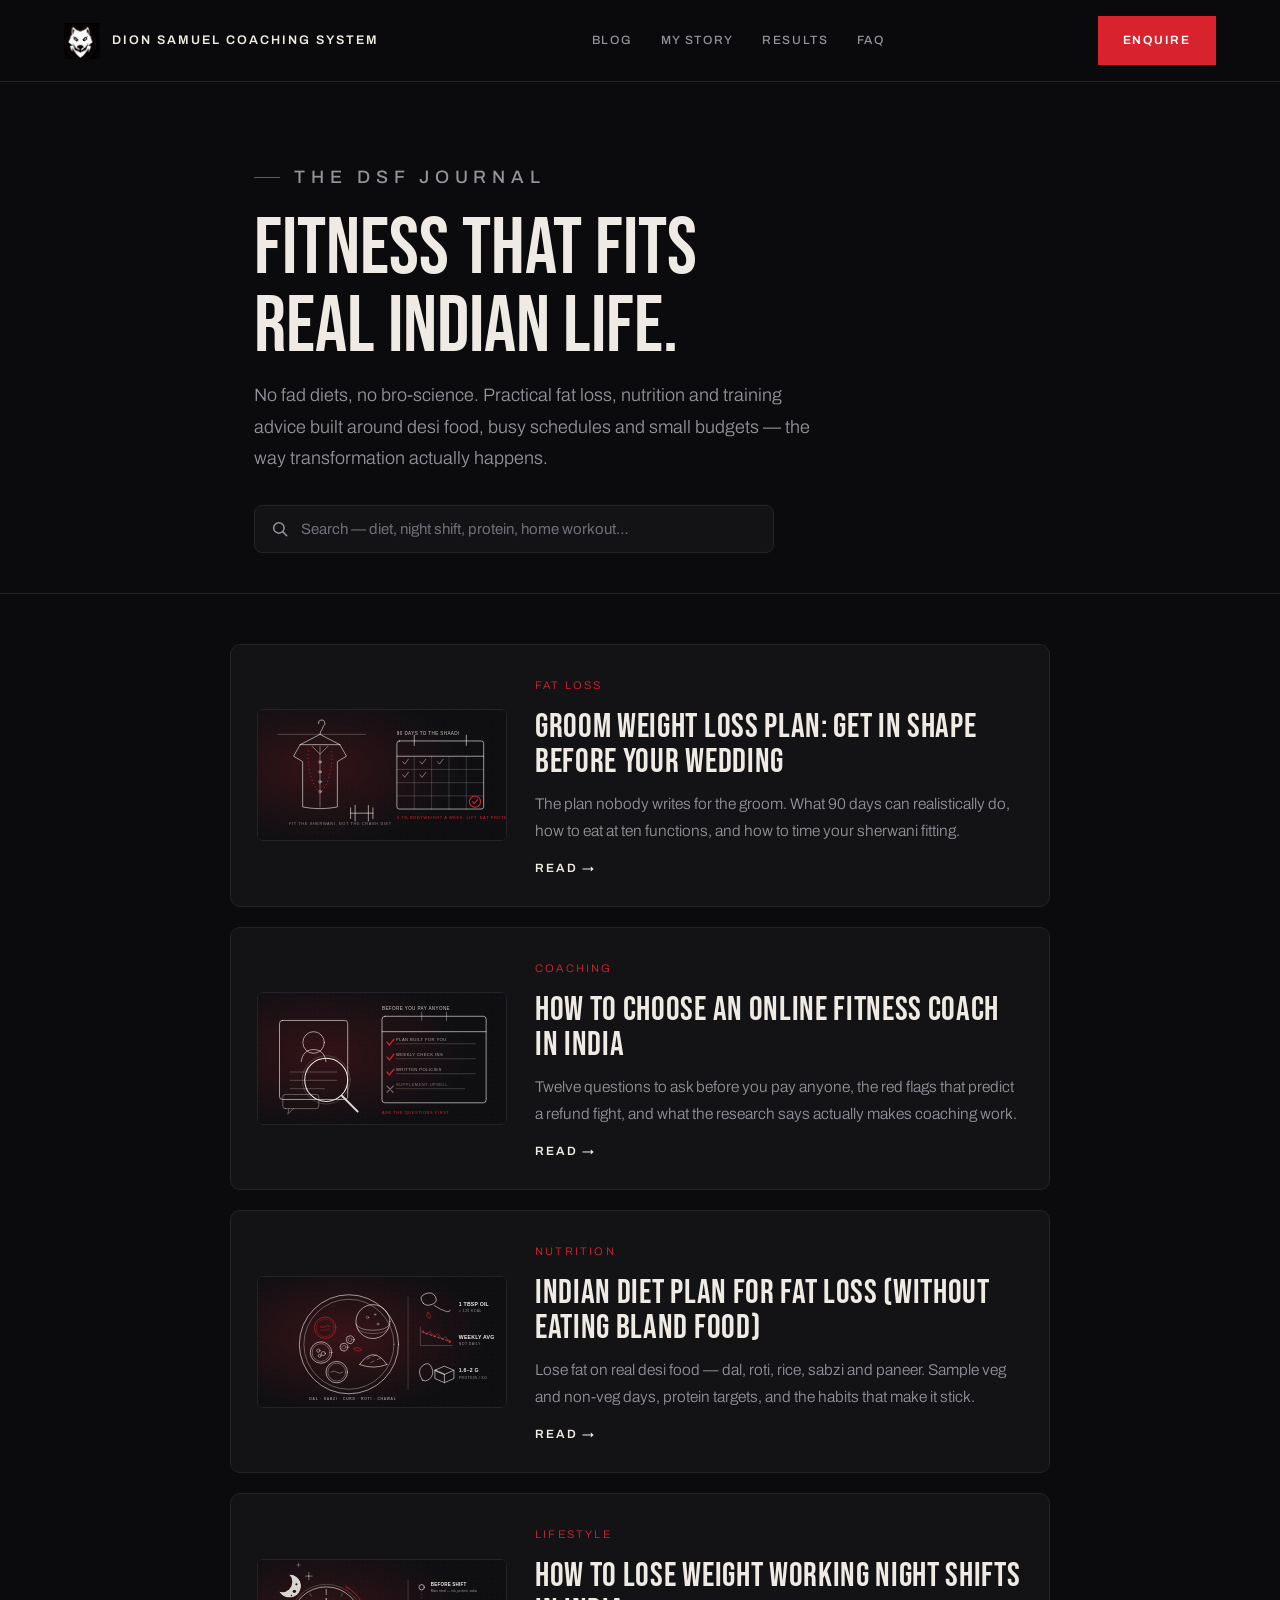
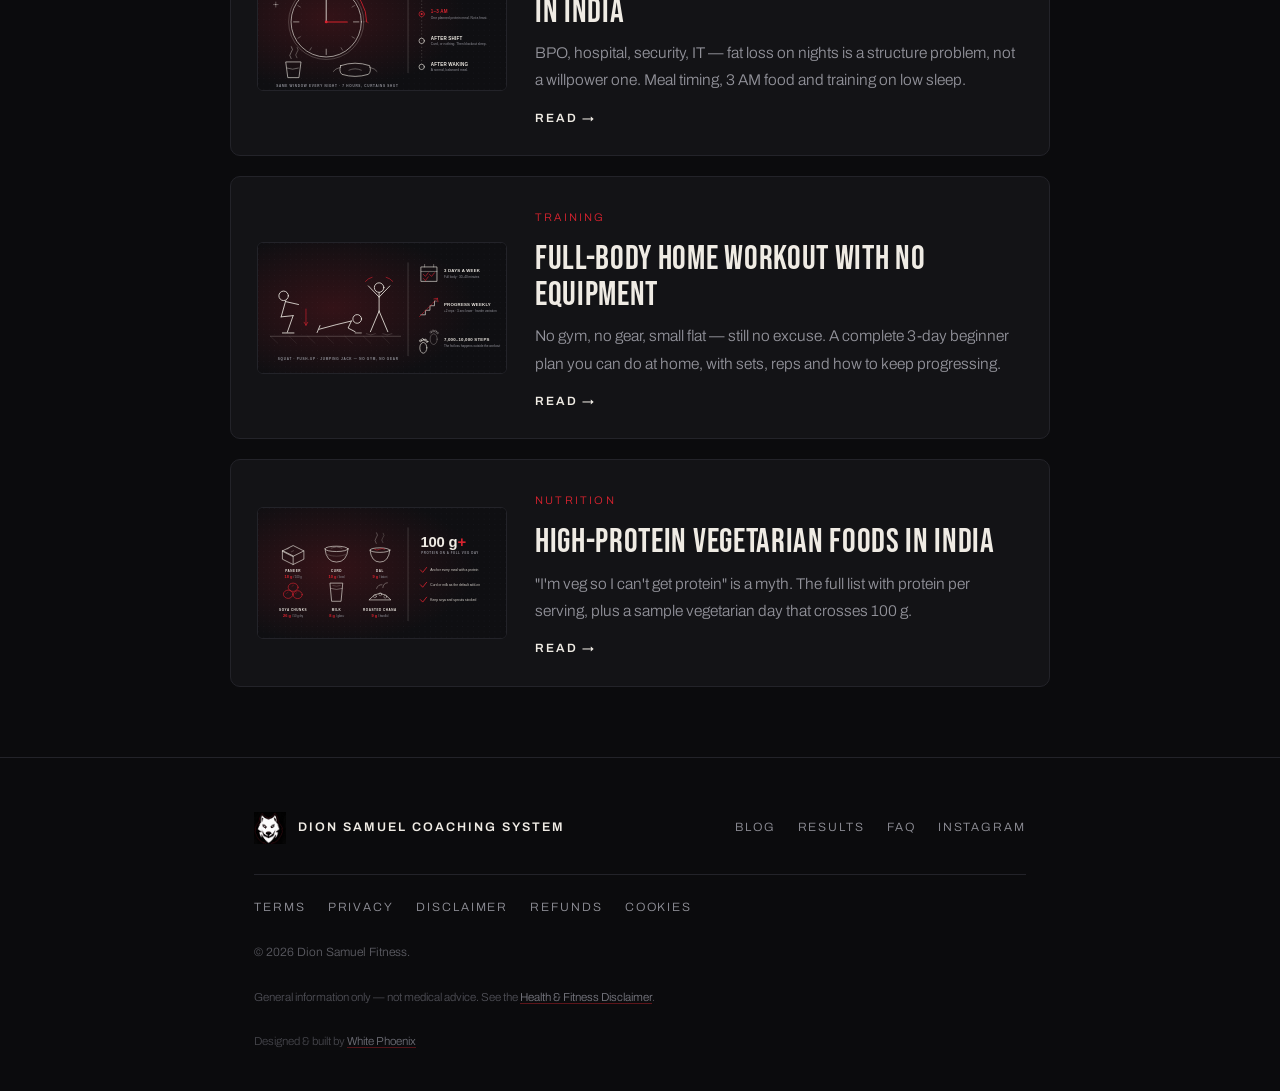
<file: blog/index.html>
<!DOCTYPE html>
<html lang="en">
<head>
<meta charset="UTF-8">
<meta name="viewport" content="width=device-width, initial-scale=1.0">
<!-- Google tag (gtag.js) — GA4 -->
<script async src="https://www.googletagmanager.com/gtag/js?id=G-144KJ00BF6"></script>
<script>
  window.dataLayer = window.dataLayer || [];
  function gtag(){dataLayer.push(arguments);}
  gtag('js', new Date());
  gtag('config', 'G-144KJ00BF6', {
    anonymize_ip: true,
    allow_google_signals: false,
    allow_ad_personalization_signals: false
  });
</script>
<script src="/analytics.js" defer></script>

<title>Fitness Blog — Fat Loss, Diet &amp; Training for India | Dion Samuel</title>
<meta name="description" content="Practical, no-nonsense fitness advice for India: Indian diet plans for fat loss, high-protein vegetarian foods, home workouts with no equipment, and losing weight on night shifts.">
<link rel="canonical" href="https://www.dionsamuelfitness.com/blog/">
<meta property="og:type" content="website">
<meta property="og:title" content="Fitness Blog for India — Dion Samuel Coaching System">
<meta property="og:description" content="Fat loss, diet and training advice built for real Indian life.">
<meta property="og:url" content="https://www.dionsamuelfitness.com/blog/">
<meta property="og:image" content="https://www.dionsamuelfitness.com/images/dsf-team-banner-welcome.jpg">
<meta property="og:site_name" content="Dion Samuel Coaching System">
<meta name="twitter:card" content="summary_large_image">
<link rel="icon" href="/favicon.ico" sizes="48x48">
<link rel="apple-touch-icon" href="/apple-touch-icon.png">
<link rel="preconnect" href="https://fonts.googleapis.com">
<link rel="preconnect" href="https://fonts.gstatic.com" crossorigin>
<link href="https://fonts.googleapis.com/css2?family=Bebas+Neue&family=Archivo:ital,wght@0,300;0,400;0,500;0,600;0,700;1,400&display=swap" rel="stylesheet">
<link rel="stylesheet" href="blog.css">
<script type="application/ld+json">
{
  "@context":"https://schema.org",
  "@type":"Blog",
  "name":"Dion Samuel Coaching System — Fitness Blog",
  "url":"https://www.dionsamuelfitness.com/blog/",
  "description":"Fat loss, diet and training advice built for real Indian life.",
  "publisher":{"@type":"Organization","name":"Dion Samuel Coaching System","logo":{"@type":"ImageObject","url":"https://www.dionsamuelfitness.com/images/dsf-wolf-logo.jpg"}},
  "blogPost":[
    {"@type":"BlogPosting","headline":"Indian Diet Plan for Fat Loss (Without Eating Bland Food)","url":"https://www.dionsamuelfitness.com/blog/indian-diet-plan-for-fat-loss.html","datePublished":"2026-07-22"},
    {"@type":"BlogPosting","headline":"How to Lose Weight Working Night Shifts in India","url":"https://www.dionsamuelfitness.com/blog/lose-weight-night-shift-india.html","datePublished":"2026-07-22"},
    {"@type":"BlogPosting","headline":"Full-Body Home Workout With No Equipment","url":"https://www.dionsamuelfitness.com/blog/home-workout-no-equipment-india.html","datePublished":"2026-07-22"},
    {"@type":"BlogPosting","headline":"High-Protein Vegetarian Foods in India","url":"https://www.dionsamuelfitness.com/blog/vegetarian-high-protein-foods-india.html","datePublished":"2026-07-22"},
    {"@type":"BlogPosting","headline":"Groom Weight Loss Plan: How to Get in Shape Before Your Wedding","url":"https://www.dionsamuelfitness.com/blog/wedding-weight-loss-plan-groom-india.html","datePublished":"2026-08-07"},
    {"@type":"BlogPosting","headline":"How to Choose an Online Fitness Coach in India","url":"https://www.dionsamuelfitness.com/blog/how-to-choose-online-fitness-coach-india.html","datePublished":"2026-08-07"}
  ]
}
</script>
</head>
<body>

<header>
  <nav class="nav">
    <a class="brand" href="../index.html"><img src="../images/dsf-wolf-logo.jpg" alt="Dion Samuel Coaching System logo">Dion&nbsp;Samuel&nbsp;Coaching&nbsp;System</a>
    <div class="nav-links">
      <a href="index.html">Blog</a>
      <a href="../index.html#story">My Story</a>
      <a href="../index.html#results">Results</a>
      <a href="../index.html#faq">FAQ</a>
    </div>
    <a class="btn" href="https://ig.me/m/dionsamuel_?text=Hi%20Dion%2C%20I%20want%20to%20become%20the%20strongest%20version%20of%20myself.%20Can%20we%20talk%20about%20coaching%3F" target="_blank" rel="noopener">Enquire</a>
  </nav>
</header>

<section class="blog-hero">
  <div class="wrap">
    <p class="eyebrow">The DSF Journal</p>
    <h1>Fitness that fits <br>real Indian life.</h1>
    <p>No fad diets, no bro-science. Practical fat loss, nutrition and training advice built around desi food, busy schedules and small budgets — the way transformation actually happens.</p>

    <div class="search" hidden>
      <label class="sr-only" for="blog-search">Search articles</label>
      <svg class="search-ico" viewBox="0 0 24 24" aria-hidden="true" focusable="false">
        <circle cx="10.5" cy="10.5" r="7"></circle><path d="M15.8 15.8 L21 21"></path>
      </svg>
      <input id="blog-search" type="search" autocomplete="off" spellcheck="false"
             placeholder="Search — diet, night shift, protein, home workout…">
      <button type="button" class="search-clear" aria-label="Clear search" hidden>&times;</button>
    </div>
  </div>
</section>

<main class="wrap post-list">
  <p class="search-count" role="status" aria-live="polite" hidden></p>

  <article data-keywords="wedding shaadi marriage groom dulha bride pre wedding sherwani kurta sangeet mehendi reception engagement roka 90 days 3 months 12 weeks fat loss before wedding functions buffet alcohol sweets mithai tailor fitting deadline countdown">
    <a class="thumb" href="wedding-weight-loss-plan-groom-india.html"><img src="../images/blog/dsf-blog-groom-wedding-90-days.svg" width="1200" height="630" loading="lazy" alt="Line drawing of a sherwani on a hanger with a garland, a dumbbell and a 90 day wedding countdown calendar"></a>
    <div>
      <span class="tag">Fat loss</span>
      <h2><a href="wedding-weight-loss-plan-groom-india.html">Groom Weight Loss Plan: Get in Shape Before Your Wedding</a></h2>
      <p>The plan nobody writes for the groom. What 90 days can realistically do, how to eat at ten functions, and how to time your sherwani fitting.</p>
      <a class="rm" href="wedding-weight-loss-plan-groom-india.html">Read →</a>
    </div>
  </article>
  <article data-keywords="online fitness coach personal trainer choose hire best coaching india questions to ask before paying red flags scam refund policy check ins accountability certified transformation coach worth it app versus coach diet chart pdf supplements upsell">
    <a class="thumb" href="how-to-choose-online-fitness-coach-india.html"><img src="../images/blog/dsf-blog-choose-online-coach-checklist.svg" width="1200" height="630" loading="lazy" alt="Line drawing of a magnifying glass over a coach profile beside a checklist of ticks and a crossed-out supplement upsell"></a>
    <div>
      <span class="tag">Coaching</span>
      <h2><a href="how-to-choose-online-fitness-coach-india.html">How to Choose an Online Fitness Coach in India</a></h2>
      <p>Twelve questions to ask before you pay anyone, the red flags that predict a refund fight, and what the research says actually makes coaching work.</p>
      <a class="rm" href="how-to-choose-online-fitness-coach-india.html">Read →</a>
    </div>
  </article>
  <article data-keywords="fat loss weight loss calorie deficit calories diet plan meal plan indian desi food rice roti chawal dal sabzi paneer curd dahi eggs chicken fish soya protein target cooking oil portion size weekly weigh in cheat meal eating out vegetarian non-veg">
    <a class="thumb" href="indian-diet-plan-for-fat-loss.html"><img src="../images/blog/dsf-blog-indian-diet-thali.svg" width="1200" height="630" loading="lazy" alt="Line drawing of an Indian thali with dal, sabzi, curd, roti and rice"></a>
    <div>
      <span class="tag">Nutrition</span>
      <h2><a href="indian-diet-plan-for-fat-loss.html">Indian Diet Plan for Fat Loss (Without Eating Bland Food)</a></h2>
      <p>Lose fat on real desi food — dal, roti, rice, sabzi and paneer. Sample veg and non-veg days, protein targets, and the habits that make it stick.</p>
      <a class="rm" href="indian-diet-plan-for-fat-loss.html">Read →</a>
    </div>
  </article>
  <article data-keywords="night shift shift work nights bpo call centre call center hospital nurse security guard it support factory graveyard shift 3 am meal timing eating window sleep schedule body clock circadian insomnia caffeine chai blackout curtains eye mask low sleep training tired">
    <a class="thumb" href="lose-weight-night-shift-india.html"><img src="../images/blog/dsf-blog-night-shift-clock.svg" width="1200" height="630" loading="lazy" alt="Line drawing of a clock at 3 AM with a crescent moon, chai glass and sleep mask"></a>
    <div>
      <span class="tag">Lifestyle</span>
      <h2><a href="lose-weight-night-shift-india.html">How to Lose Weight Working Night Shifts in India</a></h2>
      <p>BPO, hospital, security, IT — fat loss on nights is a structure problem, not a willpower one. Meal timing, 3 AM food and training on low sleep.</p>
      <a class="rm" href="lose-weight-night-shift-india.html">Read →</a>
    </div>
  </article>
  <article data-keywords="home workout exercise training bodyweight body weight no equipment no gym beginner plan routine push ups pushups squats lunges rows glute bridge plank superman sets reps progressive overload build muscle daily steps walking small flat">
    <a class="thumb" href="home-workout-no-equipment-india.html"><img src="../images/blog/dsf-blog-home-workout-bodyweight.svg" width="1200" height="630" loading="lazy" alt="Line drawing of a squat, a push-up and a jumping jack"></a>
    <div>
      <span class="tag">Training</span>
      <h2><a href="home-workout-no-equipment-india.html">Full-Body Home Workout With No Equipment</a></h2>
      <p>No gym, no gear, small flat — still no excuse. A complete 3-day beginner plan you can do at home, with sets, reps and how to keep progressing.</p>
      <a class="rm" href="home-workout-no-equipment-india.html">Read →</a>
    </div>
  </article>
  <article data-keywords="vegetarian veg protein high protein foods sources paneer curd dahi yoghurt dal rajma chana chickpeas soya chunks soyabean tofu milk sprouts peanuts whey muscle building protein per day grams eggless jain">
    <a class="thumb" href="vegetarian-high-protein-foods-india.html"><img src="../images/blog/dsf-blog-veg-protein-sources.svg" width="1200" height="630" loading="lazy" alt="Line drawing of paneer, curd, dal, soya chunks, milk and roasted chana with protein per serving"></a>
    <div>
      <span class="tag">Nutrition</span>
      <h2><a href="vegetarian-high-protein-foods-india.html">High-Protein Vegetarian Foods in India</a></h2>
      <p>"I'm veg so I can't get protein" is a myth. The full list with protein per serving, plus a sample vegetarian day that crosses 100 g.</p>
      <a class="rm" href="vegetarian-high-protein-foods-india.html">Read →</a>
    </div>
  </article>

  <div class="no-results" hidden>
    <p>Nothing matched <b data-term></b>.</p>
    <p class="hint">Only six articles live here so far — try one of these instead.</p>
    <div class="chips">
      <button type="button" data-suggest="wedding">Wedding</button>
      <button type="button" data-suggest="coach">Choosing a coach</button>
      <button type="button" data-suggest="diet">Diet</button>
      <button type="button" data-suggest="protein">Protein</button>
      <button type="button" data-suggest="workout">Workout</button>
      <button type="button" data-suggest="night shift">Night shift</button>
      <button type="button" data-suggest="">Show all</button>
    </div>
  </div>
</main>

<footer>
  <div class="wrap foot">
    <a class="brand" href="../index.html"><img src="../images/dsf-wolf-logo.jpg" alt="DSF logo">Dion&nbsp;Samuel&nbsp;Coaching&nbsp;System</a>
    <div class="foot-links"><a href="index.html">Blog</a><a href="../index.html#results">Results</a><a href="../index.html#faq">FAQ</a><a href="https://www.instagram.com/dionsamuel_/" target="_blank" rel="noopener">Instagram</a></div>
    <div class="foot-links legal"><a href="/terms.html">Terms</a><a href="/privacy.html">Privacy</a><a href="/disclaimer.html">Disclaimer</a><a href="/refund-policy.html">Refunds</a><a href="/cookie-policy.html">Cookies</a></div>
    <small>© 2026 Dion Samuel Fitness.</small>
    <small class="foot-note">General information only — not medical advice. See the <a href="/disclaimer.html">Health &amp; Fitness Disclaimer</a>.</small>
    <small class="credit">Designed &amp; built by <a href="https://whitephoenixconsulting.com/" target="_blank" rel="noopener">White Phoenix</a></small>
  </div>
</footer>

<script>
/* Blog search — filters the article list client-side. No dependencies, no network. */
(function () {
  var box     = document.querySelector('.search'),
      input   = document.getElementById('blog-search'),
      clearBtn= document.querySelector('.search-clear'),
      list    = document.querySelector('.post-list'),
      count   = list.querySelector('.search-count'),
      empty   = list.querySelector('.no-results'),
      term    = empty.querySelector('[data-term]'),
      cards   = Array.prototype.slice.call(list.querySelectorAll('article'));

  if (!box || !input || !cards.length) return;

  function normalise(s) {
    return s.toLowerCase()
            .replace(/[‘’]/g, "'")
            .replace(/[–—]/g, '-')
            .replace(/[^a-z0-9'\- ]+/g, ' ')
            .replace(/\s+/g, ' ')
            .trim();
  }

  /* haystack = visible card text + the hand-written synonyms on data-keywords */
  var index = cards.map(function (card) {
    return { el: card, text: normalise(card.textContent + ' ' + (card.dataset.keywords || '')) };
  });

  function render(query) {
    var terms = normalise(query).split(' ').filter(Boolean),
        hits  = 0;

    index.forEach(function (item) {
      var match = terms.every(function (t) { return item.text.indexOf(t) > -1; });
      item.el.hidden = !match;
      if (match) hits++;
    });

    if (terms.length) {
      count.hidden = false;
      count.innerHTML = '<b>' + hits + '</b> of ' + cards.length + ' article' +
                        (cards.length === 1 ? '' : 's');
    } else {
      count.hidden = true;
    }

    empty.hidden = hits > 0 || !terms.length;
    if (!empty.hidden) term.textContent = '“' + query.trim() + '”';

    clearBtn.hidden = !input.value;
  }

  function setQuery(q, focus) {
    input.value = q;
    render(q);
    syncUrl(q);
    if (focus) input.focus();
  }

  var urlTimer;
  function syncUrl(q) {
    if (!window.history || !history.replaceState) return;
    clearTimeout(urlTimer);
    urlTimer = setTimeout(function () {
      var url = location.pathname + (q.trim() ? '?q=' + encodeURIComponent(q.trim()) : '');
      history.replaceState(null, '', url);
    }, 400);
  }

  input.addEventListener('input', function () { render(input.value); syncUrl(input.value); });

  input.addEventListener('keydown', function (e) {
    if (e.key === 'Escape' && input.value) { e.preventDefault(); setQuery('', true); }
  });

  clearBtn.addEventListener('click', function () { setQuery('', true); });

  empty.addEventListener('click', function (e) {
    var btn = e.target.closest('[data-suggest]');
    if (btn) setQuery(btn.dataset.suggest, true);
  });

  /* "/" jumps to the search box, the way most docs sites behave */
  document.addEventListener('keydown', function (e) {
    if (e.key !== '/' || e.metaKey || e.ctrlKey || e.altKey) return;
    var t = e.target.tagName;
    if (t === 'INPUT' || t === 'TEXTAREA' || e.target.isContentEditable) return;
    e.preventDefault();
    input.focus();
    input.select();
  });

  box.hidden = false;                                    /* only show the box if JS is alive */
  var initial = new URLSearchParams(location.search).get('q') || '';
  if (initial) { input.value = initial; }
  render(initial);
})();
</script>
</body>
</html>
</file>
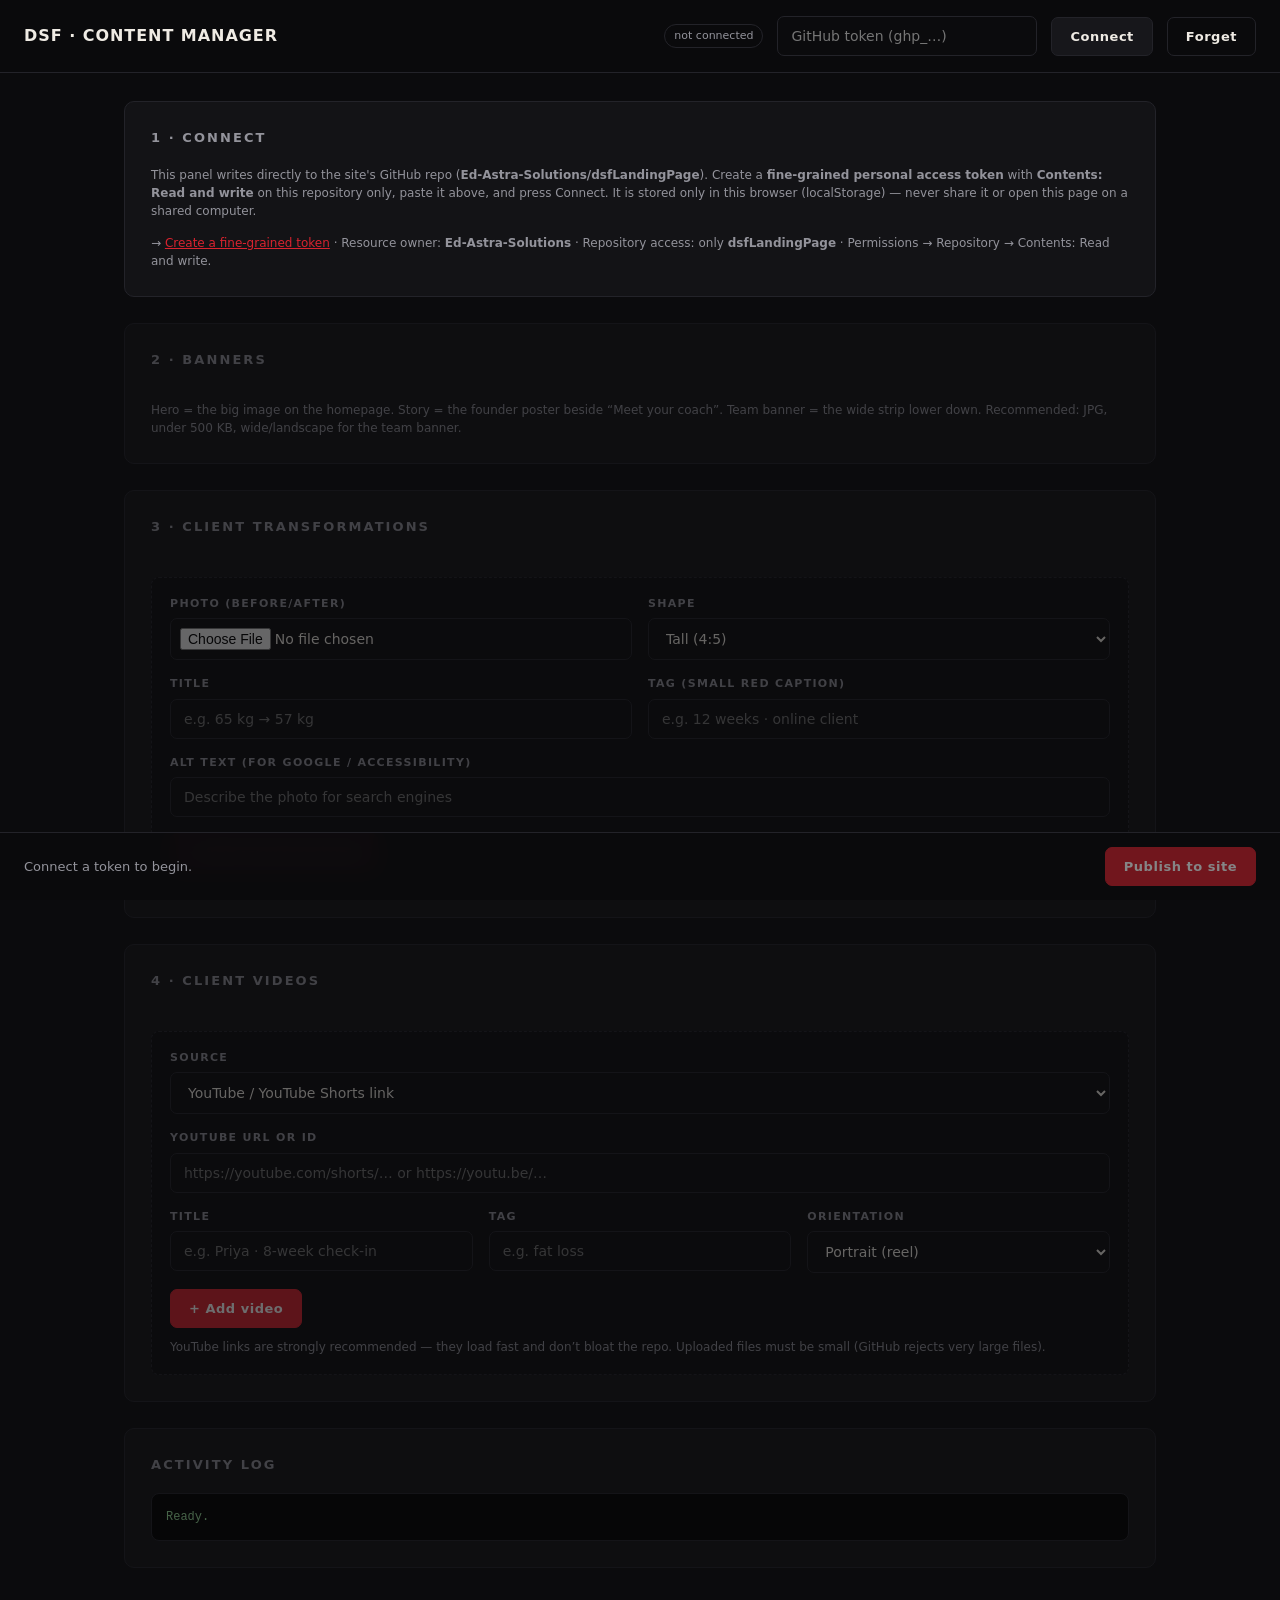
<file: admin.html>
<!DOCTYPE html>
<html lang="en">
<head>
<meta charset="UTF-8">
<meta name="viewport" content="width=device-width, initial-scale=1.0">
<meta name="robots" content="noindex,nofollow">
<title>DSF Admin · Content Manager</title>
<style>
:root{--ink:#0B0B0D;--panel:#131316;--panel2:#17171B;--line:#232329;--red:#D8232F;--bone:#EFEBE4;--ash:#93939B;--green:#2ea043;--body:system-ui,-apple-system,Segoe UI,Roboto,sans-serif}
*{margin:0;padding:0;box-sizing:border-box}
body{background:var(--ink);color:var(--bone);font-family:var(--body);font-size:15px;line-height:1.5;padding:0 0 120px}
a{color:var(--red)}
.top{position:sticky;top:0;z-index:20;background:rgba(11,11,13,.94);backdrop-filter:blur(10px);border-bottom:1px solid var(--line);padding:16px 24px;display:flex;gap:14px;align-items:center;flex-wrap:wrap}
.top h1{font-size:16px;letter-spacing:.06em;text-transform:uppercase;font-weight:700;margin-right:auto}
.wrap{max-width:1080px;margin:0 auto;padding:28px 24px}
section.card{background:var(--panel);border:1px solid var(--line);border-radius:10px;padding:26px;margin-bottom:26px}
h2{font-size:13px;letter-spacing:.16em;text-transform:uppercase;color:var(--ash);margin-bottom:18px;font-weight:700}
label{display:block;font-size:11px;letter-spacing:.12em;text-transform:uppercase;color:var(--ash);margin:0 0 6px;font-weight:600}
input,select,textarea{width:100%;background:var(--ink);border:1px solid var(--line);color:var(--bone);padding:11px 13px;border-radius:7px;font-family:var(--body);font-size:14px}
input:focus,select:focus,textarea:focus{outline:none;border-color:var(--red)}
input[type=file]{padding:9px}
button{cursor:pointer;font-family:var(--body);font-size:13px;font-weight:600;letter-spacing:.04em;border-radius:7px;border:1px solid var(--line);background:var(--panel2);color:var(--bone);padding:11px 18px;transition:.2s}
button:hover{border-color:var(--red)}
button.primary{background:var(--red);border-color:var(--red);color:#fff}
button.primary:hover{background:#b71c27}
button.primary:disabled{opacity:.5;cursor:not-allowed;background:var(--red)}
button.ghost{background:transparent}
button.danger{color:#ff6b6b;border-color:transparent;background:transparent;padding:6px 10px}
button.danger:hover{border-color:#ff6b6b}
.row{display:grid;grid-template-columns:1fr 1fr;gap:16px}
.row3{display:grid;grid-template-columns:1fr 1fr 1fr;gap:16px}
.field{margin-bottom:16px}
.hint{font-size:12px;color:var(--ash);margin-top:6px}
.pill{font-size:11px;padding:3px 9px;border-radius:20px;border:1px solid var(--line);color:var(--ash)}
.pill.ok{color:var(--green);border-color:var(--green)}
.pill.err{color:#ff6b6b;border-color:#ff6b6b}
.banners{display:grid;grid-template-columns:1fr 1fr 1fr;gap:18px}
.banner{border:1px solid var(--line);border-radius:8px;overflow:hidden;background:var(--ink)}
.banner .thumb{aspect-ratio:4/3;background:#000 center/cover no-repeat}
.banner .body{padding:12px}
.banner .body b{font-size:12px;letter-spacing:.08em;text-transform:uppercase;display:block;margin-bottom:8px}
.list{display:flex;flex-direction:column;gap:12px;margin-bottom:22px}
.item{display:grid;grid-template-columns:76px 1fr auto;gap:14px;align-items:center;border:1px solid var(--line);border-radius:8px;padding:12px;background:var(--ink)}
.item .th{width:76px;height:76px;border-radius:6px;background:#000 center/cover no-repeat;flex-shrink:0}
.item .meta b{display:block;font-size:14px;margin-bottom:3px}
.item .meta span{font-size:12px;color:var(--ash)}
.item .meta .tags{margin-top:6px;display:flex;gap:6px;flex-wrap:wrap}
.item .ctrls{display:flex;gap:4px;align-items:center}
.iconbtn{padding:6px 9px;background:transparent;border:1px solid var(--line)}
.addform{border:1px dashed var(--line);border-radius:8px;padding:18px;background:var(--ink)}
.log{font-family:ui-monospace,Menlo,monospace;font-size:12px;background:#000;border:1px solid var(--line);border-radius:8px;padding:14px;max-height:220px;overflow:auto;white-space:pre-wrap;color:#9fe6a0}
.log .e{color:#ff8080}
.log .w{color:#e6d29f}
.pending{color:var(--red);font-size:11px;font-weight:600}
.publishbar{position:fixed;bottom:0;left:0;right:0;background:rgba(11,11,13,.96);backdrop-filter:blur(10px);border-top:1px solid var(--line);padding:14px 24px;display:flex;gap:16px;align-items:center;z-index:20}
.publishbar .status{margin-right:auto;font-size:13px;color:var(--ash)}
.gated{opacity:.4;pointer-events:none}
@media(max-width:760px){.banners{grid-template-columns:1fr}.row,.row3{grid-template-columns:1fr}}
</style>
</head>
<body>

<div class="top">
  <h1>DSF · Content Manager</h1>
  <span class="pill" id="authPill">not connected</span>
  <input id="token" type="password" placeholder="GitHub token (ghp_…)" style="width:260px" autocomplete="off">
  <button id="saveToken">Connect</button>
  <button id="forget" class="ghost">Forget</button>
</div>

<div class="wrap">

  <section class="card" id="setup">
    <h2>1 · Connect</h2>
    <p class="hint" style="margin-bottom:14px">This panel writes directly to the site's GitHub repo (<b id="repoName"></b>). Create a <b>fine-grained personal access token</b> with <b>Contents: Read and write</b> on this repository only, paste it above, and press Connect. It is stored only in this browser (localStorage) — never share it or open this page on a shared computer.</p>
    <p class="hint">→ <a href="https://github.com/settings/personal-access-tokens/new" target="_blank" rel="noopener">Create a fine-grained token</a> · Resource owner: <b>Ed-Astra-Solutions</b> · Repository access: only <b>dsfLandingPage</b> · Permissions → Repository → Contents: Read and write.</p>
  </section>

  <div id="app" class="gated">

    <section class="card">
      <h2>2 · Banners</h2>
      <div class="banners" id="banners"></div>
      <p class="hint" style="margin-top:14px">Hero = the big image on the homepage. Story = the founder poster beside “Meet your coach”. Team banner = the wide strip lower down. Recommended: JPG, under 500&nbsp;KB, wide/landscape for the team banner.</p>
    </section>

    <section class="card">
      <h2>3 · Client Transformations</h2>
      <div class="list" id="tfList"></div>
      <div class="addform">
        <div class="row">
          <div class="field"><label>Photo (before/after)</label><input type="file" id="tfFile" accept="image/*"></div>
          <div class="field"><label>Shape</label><select id="tfShape"><option value="tall">Tall (4:5)</option><option value="square">Square (1:1)</option></select></div>
        </div>
        <div class="row">
          <div class="field"><label>Title</label><input id="tfName" placeholder="e.g. 65 kg → 57 kg"></div>
          <div class="field"><label>Tag (small red caption)</label><input id="tfTag" placeholder="e.g. 12 weeks · online client"></div>
        </div>
        <div class="field"><label>Alt text (for Google / accessibility)</label><input id="tfAlt" placeholder="Describe the photo for search engines"></div>
        <button class="primary" id="tfAdd">+ Add transformation</button>
      </div>
    </section>

    <section class="card">
      <h2>4 · Client Videos</h2>
      <div class="list" id="vidList"></div>
      <div class="addform">
        <div class="field"><label>Source</label>
          <select id="vidType"><option value="youtube">YouTube / YouTube Shorts link</option><option value="file">Upload a video file (short clips only)</option></select>
        </div>
        <div class="field" id="vidUrlField"><label>YouTube URL or ID</label><input id="vidUrl" placeholder="https://youtube.com/shorts/… or https://youtu.be/…"></div>
        <div class="field" id="vidFileField" style="display:none">
          <label>Video file (mp4, keep under ~20 MB)</label><input type="file" id="vidFile" accept="video/*">
          <label style="margin-top:12px">Poster image (optional)</label><input type="file" id="vidPoster" accept="image/*">
        </div>
        <div class="row3">
          <div class="field"><label>Title</label><input id="vidName" placeholder="e.g. Priya · 8-week check-in"></div>
          <div class="field"><label>Tag</label><input id="vidTag" placeholder="e.g. fat loss"></div>
          <div class="field"><label>Orientation</label><select id="vidOrient"><option value="portrait">Portrait (reel)</option><option value="landscape">Landscape (16:9)</option></select></div>
        </div>
        <button class="primary" id="vidAdd">+ Add video</button>
        <p class="hint" style="margin-top:10px">YouTube links are strongly recommended — they load fast and don’t bloat the repo. Uploaded files must be small (GitHub rejects very large files).</p>
      </div>
    </section>

    <section class="card">
      <h2>Activity log</h2>
      <div class="log" id="log">Ready.</div>
    </section>

  </div>
</div>

<div class="publishbar">
  <span class="status" id="pubStatus">Connect a token to begin.</span>
  <span class="pending" id="pendingNote"></span>
  <button class="primary" id="publish" disabled>Publish to site</button>
</div>

<script>
/* ───────── config ───────── */
const OWNER='Ed-Astra-Solutions', REPO='dsfLandingPage', BRANCH='main';
const API=`https://api.github.com/repos/${OWNER}/${REPO}`;
document.getElementById('repoName').textContent=`${OWNER}/${REPO}`;

/* ───────── state ───────── */
let TOKEN=localStorage.getItem('dsf_gh_token')||'';
let state=null;          // {banners, transformations, videos}
let dataSha=null;        // sha of data.json (for reference)
let dirty=false;
const pendingFiles=[];   // {path, file}  → uploaded as blobs on publish

/* ───────── helpers ───────── */
const $=id=>document.getElementById(id);
const esc=s=>String(s==null?'':s).replace(/&/g,'&amp;').replace(/</g,'&lt;').replace(/>/g,'&gt;').replace(/"/g,'&quot;');
function log(msg,cls){const l=$('log');const t=new Date().toLocaleTimeString();l.innerHTML+=`\n<span class="${cls||''}">[${t}] ${esc(msg)}</span>`;l.scrollTop=l.scrollHeight;}
function slug(s){return (String(s||'').toLowerCase().replace(/[^a-z0-9]+/g,'-').replace(/^-|-$/g,'').slice(0,42))||'item';}
function ext(name){const m=/\.([a-z0-9]+)$/i.exec(name);return m?m[1].toLowerCase():'jpg';}
function fileToB64(file){return new Promise((res,rej)=>{const r=new FileReader();r.onload=()=>res(r.result.split(',')[1]);r.onerror=rej;r.readAsDataURL(file);});}
function ytId(u){u=(u||'').trim();const m=u.match(/(?:youtu\.be\/|[?&]v=|embed\/|shorts\/)([A-Za-z0-9_-]{11})/);return m?m[1]:(/^[A-Za-z0-9_-]{11}$/.test(u)?u:null);}
function b64ToUtf8(b){return decodeURIComponent(escape(atob(b.replace(/\n/g,''))));}
function markDirty(){dirty=true;$('pendingNote').textContent=`${pendingFiles.length} file(s) + text staged`;$('pubStatus').textContent='Unpublished changes.';}

async function gh(path,opts={}){
  if(!TOKEN)throw new Error('No token');
  const r=await fetch((path.startsWith('http')?path:API+path),{...opts,headers:{Authorization:'Bearer '+TOKEN,Accept:'application/vnd.github+json','Content-Type':'application/json',...(opts.headers||{})}});
  if(!r.ok){const t=await r.text();throw new Error(`${r.status} on ${path} — ${t.slice(0,300)}`);}
  return r.status===204?null:r.json();
}

/* ───────── auth ───────── */
function setAuthUI(ok,label){const p=$('authPill');p.textContent=label;p.className='pill '+(ok?'ok':'err');}
$('token').value=TOKEN;
$('saveToken').onclick=async()=>{
  TOKEN=$('token').value.trim();
  if(!TOKEN){setAuthUI(false,'no token');return;}
  localStorage.setItem('dsf_gh_token',TOKEN);
  setAuthUI(false,'checking…');
  try{
    const repo=await gh('');
    if(!repo.permissions||!repo.permissions.push)throw new Error('Token lacks write (Contents) permission on this repo.');
    setAuthUI(true,'connected');
    $('app').classList.remove('gated');
    $('publish').disabled=false;
    log('Token accepted. Loading site content…');
    await loadData();
  }catch(e){setAuthUI(false,'auth failed');log('Auth/repo error: '+e.message,'e');}
};
$('forget').onclick=()=>{localStorage.removeItem('dsf_gh_token');TOKEN='';$('token').value='';setAuthUI(false,'forgotten');$('app').classList.add('gated');$('publish').disabled=true;};

/* ───────── load data.json ───────── */
async function loadData(){
  try{
    const res=await gh('/contents/data.json?ref='+BRANCH);
    dataSha=res.sha;
    state=JSON.parse(b64ToUtf8(res.content));
  }catch(e){
    log('No data.json found — starting from an empty template. ('+e.message+')','w');
    state={banners:{hero:'',story:'',teamBanner:''},transformations:[],videos:[]};
  }
  state.transformations=state.transformations||[];
  state.videos=state.videos||[];
  state.banners=state.banners||{hero:'',story:'',teamBanner:''};
  render();
  $('pubStatus').textContent='Loaded. No changes yet.';
  log('Loaded '+state.transformations.length+' transformations, '+state.videos.length+' videos.');
}

/* ───────── render ───────── */
function render(){renderBanners();renderTf();renderVid();}

const BANNER_DEFS=[['hero','Hero image'],['story','Story / founder poster'],['teamBanner','Team banner (wide)']];
function renderBanners(){
  $('banners').innerHTML=BANNER_DEFS.map(([k,label])=>`
    <div class="banner">
      <div class="thumb" style="background-image:url('${esc(bannerPreview(k))}')"></div>
      <div class="body"><b>${label}</b>
        <label>Replace</label><input type="file" accept="image/*" data-banner="${k}">
      </div>
    </div>`).join('');
  document.querySelectorAll('[data-banner]').forEach(inp=>inp.onchange=async e=>{
    const f=e.target.files[0];if(!f)return;
    const k=e.target.dataset.banner;
    const path=`images/dsf-banner-${k}-${Date.now()}.${ext(f.name)}`;
    pendingFiles.push({path,file:f});
    state.banners[k]=path;
    state.banners['_preview_'+k]=URL.createObjectURL(f);
    markDirty();renderBanners();
    log('Staged new '+k+' banner → '+path);
  });
}
function bannerPreview(k){return state.banners['_preview_'+k]||resolve(state.banners[k]);}
function resolve(p){return p?(p.startsWith('http')||p.startsWith('blob:')?p:`https://raw.githubusercontent.com/${OWNER}/${REPO}/${BRANCH}/${p}`):'';}

function renderTf(){
  $('tfList').innerHTML=state.transformations.map((t,i)=>`
    <div class="item">
      <div class="th" style="background-image:url('${esc(t._preview||resolve(t.img))}')"></div>
      <div class="meta"><b>${esc(t.name)}</b><span>${esc(t.tag||'')}</span>
        <div class="tags"><span class="pill">${esc(t.shape||'square')}</span></div>
      </div>
      <div class="ctrls">
        <button class="iconbtn" data-mv="tf" data-i="${i}" data-d="-1" ${i===0?'disabled':''}>↑</button>
        <button class="iconbtn" data-mv="tf" data-i="${i}" data-d="1" ${i===state.transformations.length-1?'disabled':''}>↓</button>
        <button class="danger" data-del="tf" data-i="${i}">Remove</button>
      </div>
    </div>`).join('')||'<p class="hint">No transformations yet.</p>';
  wireListButtons();
}
function renderVid(){
  $('vidList').innerHTML=state.videos.map((v,i)=>`
    <div class="item">
      <div class="th" style="background-image:url('${esc(v._preview||resolve(v.poster)||('https://i.ytimg.com/vi/'+(v.videoId||'')+'/hqdefault.jpg'))}');background-color:#000"></div>
      <div class="meta"><b>${esc(v.title)}</b><span>${esc(v.tag||'')}</span>
        <div class="tags"><span class="pill">${v.type==='youtube'?'YouTube':'file'}</span><span class="pill">${esc(v.orientation||'portrait')}</span></div>
      </div>
      <div class="ctrls">
        <button class="iconbtn" data-mv="vid" data-i="${i}" data-d="-1" ${i===0?'disabled':''}>↑</button>
        <button class="iconbtn" data-mv="vid" data-i="${i}" data-d="1" ${i===state.videos.length-1?'disabled':''}>↓</button>
        <button class="danger" data-del="vid" data-i="${i}">Remove</button>
      </div>
    </div>`).join('')||'<p class="hint">No videos yet.</p>';
  wireListButtons();
}
function listFor(k){return k==='tf'?state.transformations:state.videos;}
function wireListButtons(){
  document.querySelectorAll('[data-del]').forEach(b=>b.onclick=()=>{listFor(b.dataset.del).splice(+b.dataset.i,1);markDirty();render();});
  document.querySelectorAll('[data-mv]').forEach(b=>b.onclick=()=>{
    const arr=listFor(b.dataset.mv),i=+b.dataset.i,j=i+(+b.dataset.d);
    if(j<0||j>=arr.length)return;[arr[i],arr[j]]=[arr[j],arr[i]];markDirty();render();});
}

/* ───────── add transformation ───────── */
$('tfAdd').onclick=async()=>{
  const f=$('tfFile').files[0],name=$('tfName').value.trim();
  if(!f){alert('Choose a photo.');return;}
  if(!name){alert('Add a title.');return;}
  const path=`images/dsf-transformation-${slug(name)}-${Date.now()}.${ext(f.name)}`;
  pendingFiles.push({path,file:f});
  state.transformations.push({img:path,name,tag:$('tfTag').value.trim(),shape:$('tfShape').value,alt:$('tfAlt').value.trim()||name,_preview:URL.createObjectURL(f)});
  $('tfFile').value='';$('tfName').value='';$('tfTag').value='';$('tfAlt').value='';
  markDirty();renderTf();log('Staged transformation: '+name);
};

/* ───────── add video ───────── */
$('vidType').onchange=e=>{const yt=e.target.value==='youtube';$('vidUrlField').style.display=yt?'':'none';$('vidFileField').style.display=yt?'none':'';};
$('vidAdd').onclick=async()=>{
  const type=$('vidType').value,name=$('vidName').value.trim();
  if(!name){alert('Add a title.');return;}
  const v={type,title:name,tag:$('vidTag').value.trim(),orientation:$('vidOrient').value};
  if(type==='youtube'){
    const id=ytId($('vidUrl').value);
    if(!id){alert('Could not read a YouTube video ID from that link.');return;}
    v.videoId=id;
  }else{
    const f=$('vidFile').files[0];
    if(!f){alert('Choose a video file.');return;}
    if(f.size>40*1024*1024 && !confirm('That file is over 40 MB and may be rejected by GitHub. Continue?'))return;
    const vp=`media/${slug(name)}-${Date.now()}.${ext(f.name)}`;
    pendingFiles.push({path:vp,file:f});v.src=vp;v._preview='';
    const pf=$('vidPoster').files[0];
    if(pf){const pp=`images/vid-poster-${slug(name)}-${Date.now()}.${ext(pf.name)}`;pendingFiles.push({path:pp,file:pf});v.poster=pp;v._preview=URL.createObjectURL(pf);}
  }
  state.videos.push(v);
  $('vidName').value='';$('vidTag').value='';$('vidUrl').value='';if($('vidFile'))$('vidFile').value='';
  markDirty();renderVid();log('Staged video: '+name);
};

/* ───────── build the HTML fragments ───────── */
function tfHTML(){
  return state.transformations.map((t,i)=>{
    const d=[0,'.08s','.16s'][i%3];
    const style=d?` style="transition-delay:${d}"`:'';
    const sq=t.shape==='square'?' sq':'';
    return `      <figure class="tf-card${sq} rv"${style}>\n`+
           `        <figure><img src="${esc(t.img)}" alt="${esc(t.alt||t.name)}" title="${esc(t.name)} - Team DSF" loading="lazy"></figure>\n`+
           `        <figcaption><b>${esc(t.name)}</b><span>${esc(t.tag||'')}</span></figcaption>\n`+
           `      </figure>`;
  }).join('\n');
}
function vidHTML(){
  return state.videos.map((v,i)=>{
    const d=[0,'.08s','.16s'][i%3];
    const style=d?` style="transition-delay:${d}"`:'';
    const wide=v.orientation==='landscape'?' wide':'';
    let media;
    if(v.type==='youtube'){
      media=`<iframe src="https://www.youtube.com/embed/${esc(v.videoId)}" title="${esc(v.title)}" loading="lazy" referrerpolicy="strict-origin-when-cross-origin" allow="accelerometer; clipboard-write; encrypted-media; gyroscope; picture-in-picture" allowfullscreen></iframe>`;
    }else{
      const poster=v.poster?` poster="${esc(v.poster)}"`:'';
      media=`<video src="${esc(v.src)}"${poster} controls preload="metadata" playsinline></video>`;
    }
    return `      <figure class="vid-card${wide} rv"${style}>\n`+
           `        <div class="media">${media}</div>\n`+
           `        <figcaption><b>${esc(v.title)}</b><span>${esc(v.tag||'')}</span></figcaption>\n`+
           `      </figure>`;
  }).join('\n');
}
function injectMarkers(html,name,inner){
  const re=new RegExp('(<!-- DSF:'+name+':START[\\s\\S]*?-->)[\\s\\S]*?(<!-- DSF:'+name+':END -->)');
  if(!re.test(html))throw new Error('Marker '+name+' not found in index.html');
  return html.replace(re,(m,a,b)=>a+'\n'+inner+'\n      '+b);
}
function setImg(html,id,src){
  if(!src)return html;
  const re=new RegExp('(<img id="'+id+'"[^>]*\\ssrc=")[^"]*(")');
  if(!re.test(html))throw new Error('Image slot '+id+' not found');
  return html.replace(re,'$1'+src+'$2');
}
function buildIndex(html){
  html=injectMarkers(html,'TRANSFORMATIONS',tfHTML());
  html=injectMarkers(html,'VIDEOS',vidHTML());
  html=setImg(html,'dsf-hero-img',state.banners.hero);
  html=setImg(html,'dsf-story-img',state.banners.story);
  html=setImg(html,'dsf-team-banner',state.banners.teamBanner);
  return html;
}
function cleanState(){
  const clone=JSON.parse(JSON.stringify(state));
  const strip=o=>{Object.keys(o).forEach(k=>{if(k.startsWith('_'))delete o[k];});};
  strip(clone.banners);clone.transformations.forEach(strip);clone.videos.forEach(strip);
  return clone;
}

/* ───────── publish (one atomic commit via Git Data API) ───────── */
$('publish').onclick=async()=>{
  if(!dirty){alert('No changes to publish.');return;}
  const btn=$('publish');btn.disabled=true;const oldTxt=btn.textContent;btn.textContent='Publishing…';
  try{
    log('── Publishing ──');
    // 1. current index.html
    const idxRes=await gh('/contents/index.html?ref='+BRANCH);
    const newIndex=buildIndex(b64ToUtf8(idxRes.content));
    // 2. tip commit + tree
    const ref=await gh('/git/ref/heads/'+BRANCH);
    const parent=ref.object.sha;
    const parentCommit=await gh('/git/commits/'+parent);
    const baseTree=parentCommit.tree.sha;
    // 3. blobs for media
    const tree=[];
    for(const pf of pendingFiles){
      log('Uploading '+pf.path+' ('+Math.round(pf.file.size/1024)+' KB)…');
      const sha=(await gh('/git/blobs',{method:'POST',body:JSON.stringify({content:await fileToB64(pf.file),encoding:'base64'})})).sha;
      tree.push({path:pf.path,mode:'100644',type:'blob',sha});
    }
    // 4. data.json + index.html blobs (utf-8)
    const dataStr=JSON.stringify(cleanState(),null,2)+'\n';
    tree.push({path:'data.json',mode:'100644',type:'blob',sha:(await gh('/git/blobs',{method:'POST',body:JSON.stringify({content:dataStr,encoding:'utf-8'})})).sha});
    tree.push({path:'index.html',mode:'100644',type:'blob',sha:(await gh('/git/blobs',{method:'POST',body:JSON.stringify({content:newIndex,encoding:'utf-8'})})).sha});
    // 5. tree + commit + ref
    const newTree=await gh('/git/trees',{method:'POST',body:JSON.stringify({base_tree:baseTree,tree})});
    const msg=`Content update via admin: ${state.transformations.length} transformations, ${state.videos.length} videos`;
    const commit=await gh('/git/commits',{method:'POST',body:JSON.stringify({message:msg,tree:newTree.sha,parents:[parent]})});
    await gh('/git/refs/heads/'+BRANCH,{method:'PATCH',body:JSON.stringify({sha:commit.sha})});
    log('✔ Published: commit '+commit.sha.slice(0,7)+'. GitHub Pages will rebuild in ~30–60s.');
    pendingFiles.length=0;dirty=false;$('pendingNote').textContent='';
    $('pubStatus').textContent='Published ✓ — live shortly at dionsamuelfitness.com';
    await loadData();
  }catch(e){
    log('✖ Publish failed: '+e.message,'e');
    alert('Publish failed:\n'+e.message);
  }finally{btn.disabled=false;btn.textContent=oldTxt;}
};

/* auto-connect if token stored */
if(TOKEN){$('saveToken').click();}
</script>
</body>
</html>
</file>
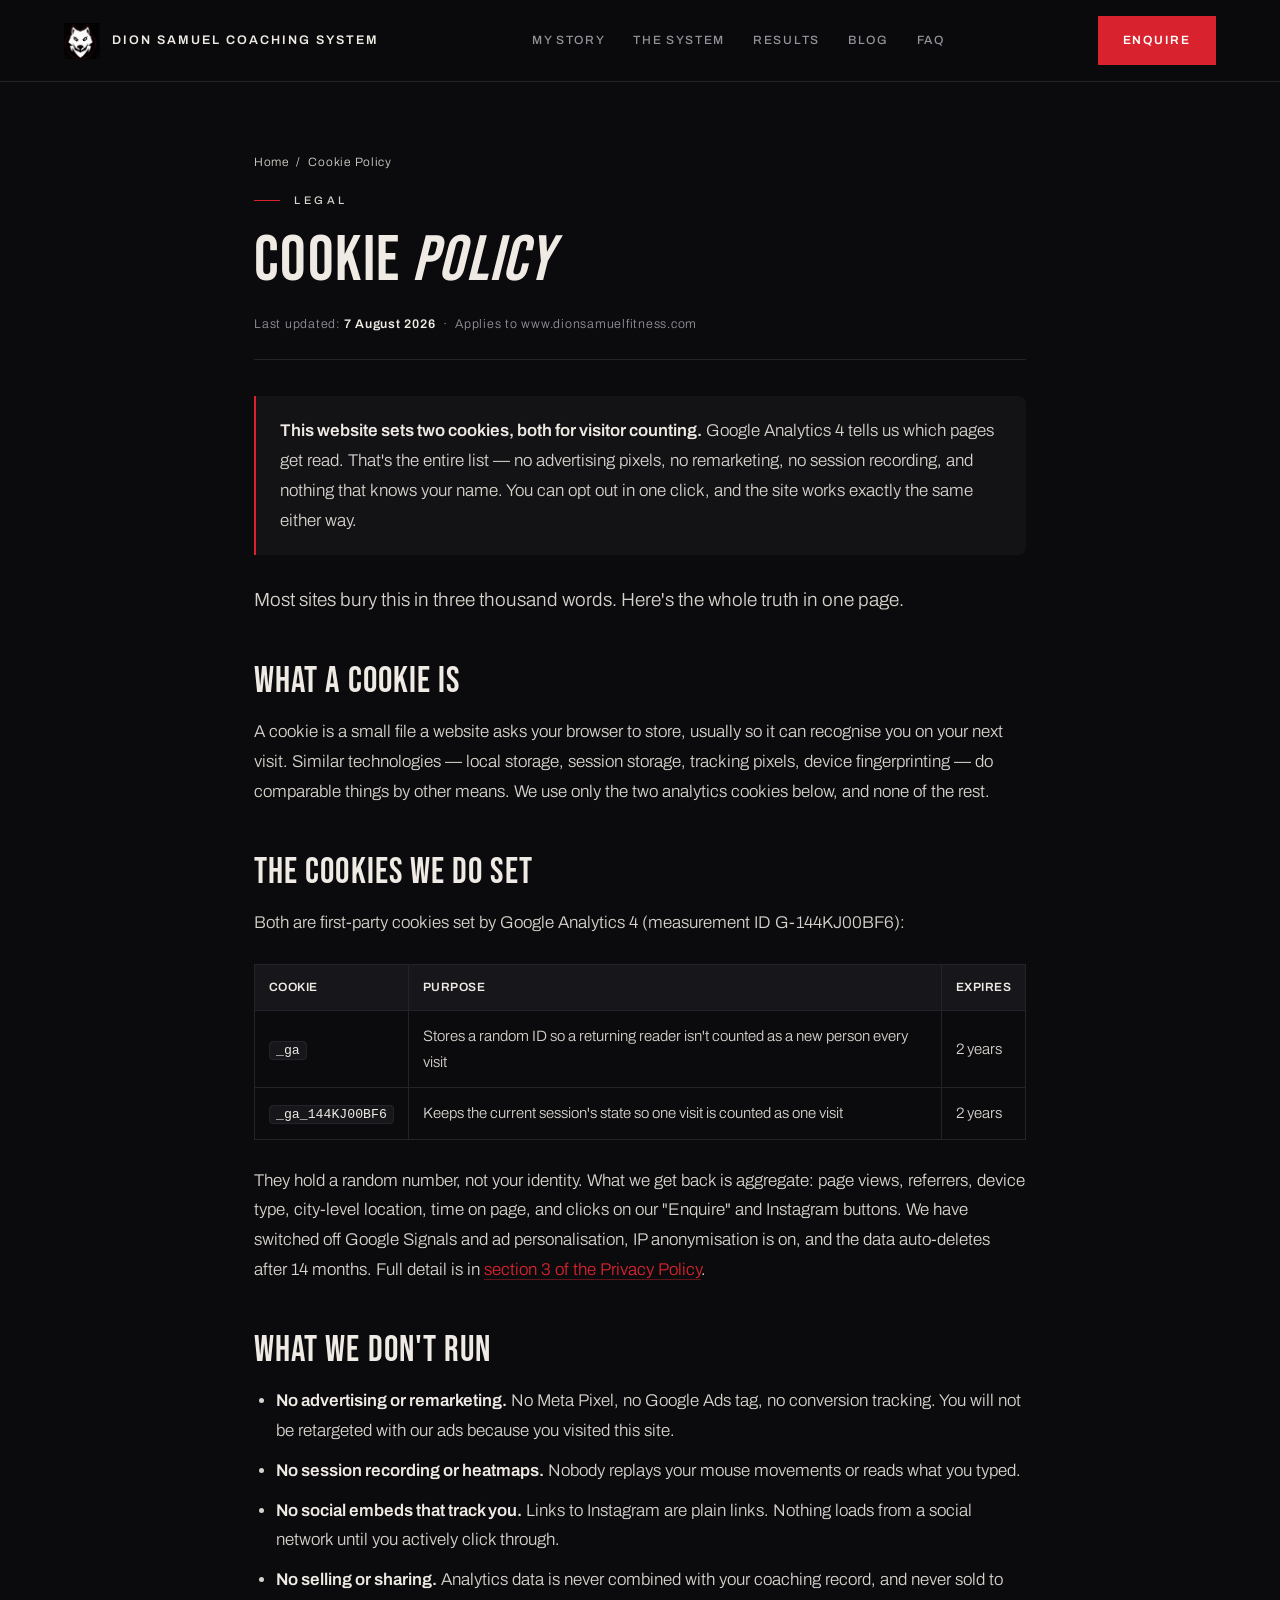
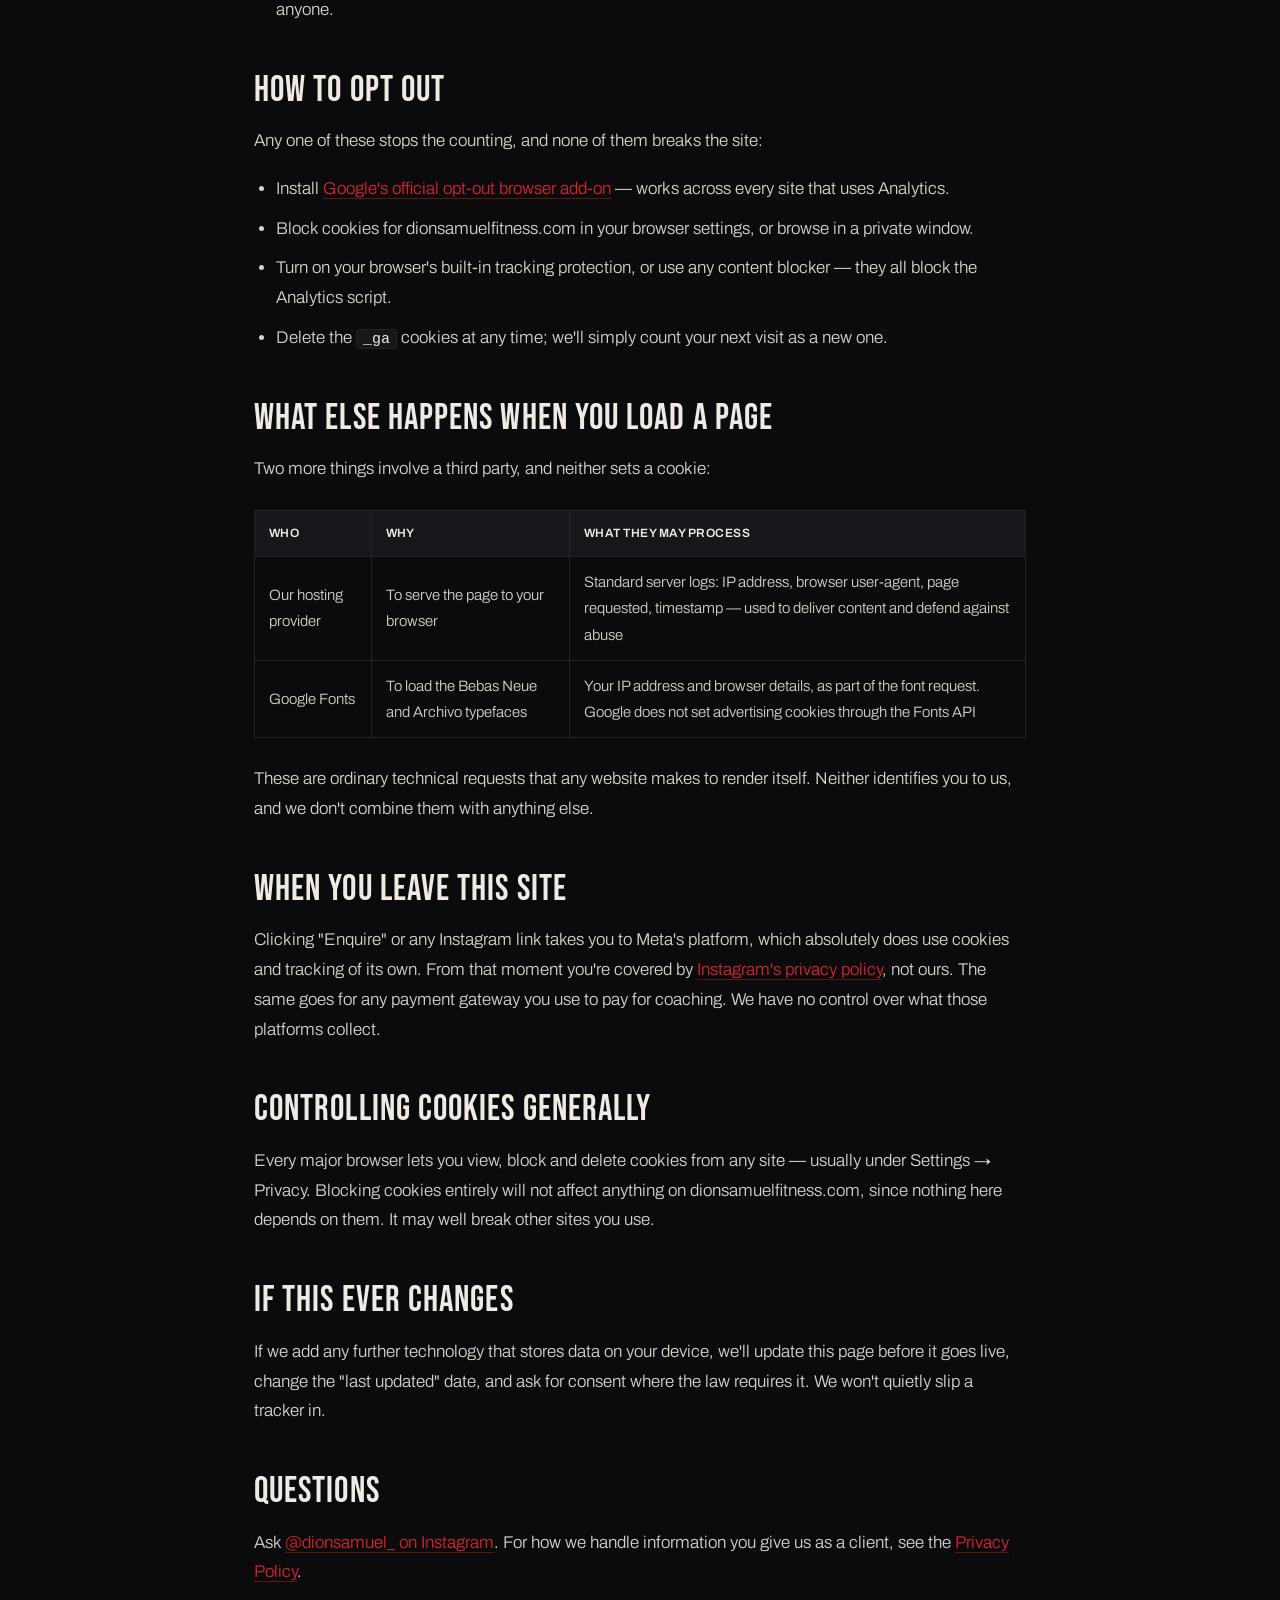
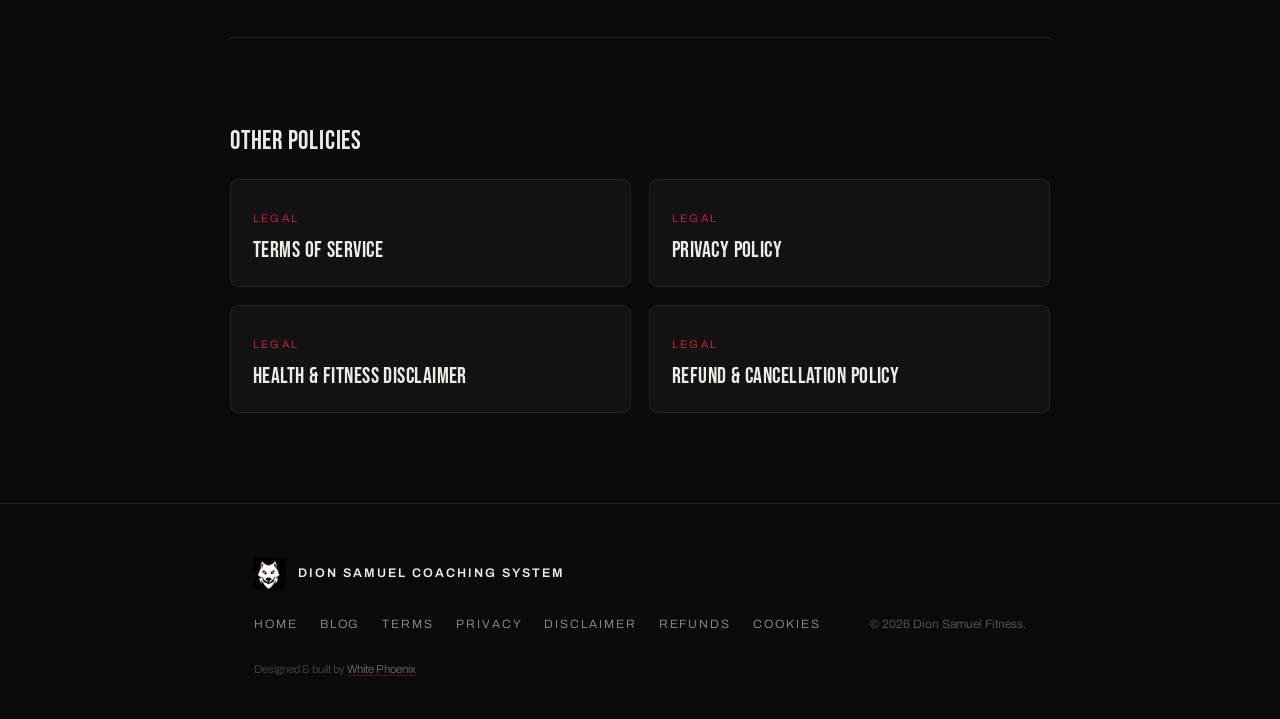
<file: cookie-policy.html>
<!DOCTYPE html>
<html lang="en">
<head>
<meta charset="UTF-8">
<meta name="viewport" content="width=device-width, initial-scale=1.0">
<!-- Google tag (gtag.js) — GA4 -->
<script async src="https://www.googletagmanager.com/gtag/js?id=G-144KJ00BF6"></script>
<script>
  window.dataLayer = window.dataLayer || [];
  function gtag(){dataLayer.push(arguments);}
  gtag('js', new Date());
  gtag('config', 'G-144KJ00BF6', {
    anonymize_ip: true,
    allow_google_signals: false,
    allow_ad_personalization_signals: false
  });
</script>
<script src="/analytics.js" defer></script>

<title>Cookie Policy | Dion Samuel Coaching System</title>
<meta name="description" content="The only cookies on this website are two Google Analytics visitor-counting cookies. No ad pixels, no remarketing, no session recording — and a one-click opt-out.">
<link rel="canonical" href="https://www.dionsamuelfitness.com/cookie-policy.html">
<meta property="og:type" content="website">
<meta property="og:title" content="Cookie Policy — Dion Samuel Coaching System">
<meta property="og:description" content="Two analytics cookies, no ad pixels, no remarketing. Here's exactly what this website does and doesn't do.">
<meta property="og:url" content="https://www.dionsamuelfitness.com/cookie-policy.html">
<meta property="og:site_name" content="Dion Samuel Coaching System">
<link rel="icon" href="/favicon.ico" sizes="48x48">
<link rel="apple-touch-icon" href="/apple-touch-icon.png">
<link rel="preconnect" href="https://fonts.googleapis.com">
<link rel="preconnect" href="https://fonts.gstatic.com" crossorigin>
<link href="https://fonts.googleapis.com/css2?family=Bebas+Neue&family=Archivo:ital,wght@0,300;0,400;0,500;0,600;0,700;1,400&display=swap" rel="stylesheet">
<link rel="stylesheet" href="/legal.css">
</head>
<body>

<header>
  <nav class="nav">
    <a class="brand" href="/"><img src="/images/dsf-wolf-logo.jpg" alt="Dion Samuel Coaching System logo">Dion&nbsp;Samuel&nbsp;Coaching&nbsp;System</a>
    <div class="nav-links">
      <a href="/#story">My Story</a>
      <a href="/#system">The System</a>
      <a href="/#results">Results</a>
      <a href="/blog/">Blog</a>
      <a href="/#faq">FAQ</a>
    </div>
    <a class="btn" href="https://ig.me/m/dionsamuel_?text=Hi%20Dion%2C%20I%20want%20to%20become%20the%20strongest%20version%20of%20myself.%20Can%20we%20talk%20about%20coaching%3F" target="_blank" rel="noopener">Enquire</a>
  </nav>
</header>

<main class="doc">
  <div class="wrap">
    <p class="crumbs"><a href="/">Home</a> &nbsp;/&nbsp; Cookie Policy</p>
    <p class="eyebrow">Legal</p>
    <h1>Cookie <em>Policy</em></h1>
    <p class="meta">Last updated: <b>7 August 2026</b> &nbsp;·&nbsp; Applies to www.dionsamuelfitness.com</p>

    <div class="callout">
      <p><b>This website sets two cookies, both for visitor counting.</b> Google Analytics 4 tells us which pages get read. That's the entire list — no advertising pixels, no remarketing, no session recording, and nothing that knows your name. You can opt out in one click, and the site works exactly the same either way.</p>
    </div>

    <p class="lead">Most sites bury this in three thousand words. Here's the whole truth in one page.</p>

    <h2>What a cookie is</h2>
    <p>A cookie is a small file a website asks your browser to store, usually so it can recognise you on your next visit. Similar technologies — local storage, session storage, tracking pixels, device fingerprinting — do comparable things by other means. We use only the two analytics cookies below, and none of the rest.</p>

    <h2>The cookies we do set</h2>
    <p>Both are first-party cookies set by Google Analytics 4 (measurement ID G-144KJ00BF6):</p>
    <div class="table-wrap">
      <table>
        <thead><tr><th>Cookie</th><th>Purpose</th><th>Expires</th></tr></thead>
        <tbody>
          <tr><td><code>_ga</code></td><td>Stores a random ID so a returning reader isn't counted as a new person every visit</td><td>2 years</td></tr>
          <tr><td><code>_ga_144KJ00BF6</code></td><td>Keeps the current session's state so one visit is counted as one visit</td><td>2 years</td></tr>
        </tbody>
      </table>
    </div>
    <p>They hold a random number, not your identity. What we get back is aggregate: page views, referrers, device type, city-level location, time on page, and clicks on our "Enquire" and Instagram buttons. We have switched off Google Signals and ad personalisation, IP anonymisation is on, and the data auto-deletes after 14 months. Full detail is in <a class="inline" href="/privacy.html#analytics">section 3 of the Privacy Policy</a>.</p>

    <h2>What we don't run</h2>
    <ul>
      <li><b>No advertising or remarketing.</b> No Meta Pixel, no Google Ads tag, no conversion tracking. You will not be retargeted with our ads because you visited this site.</li>
      <li><b>No session recording or heatmaps.</b> Nobody replays your mouse movements or reads what you typed.</li>
      <li><b>No social embeds that track you.</b> Links to Instagram are plain links. Nothing loads from a social network until you actively click through.</li>
      <li><b>No selling or sharing.</b> Analytics data is never combined with your coaching record, and never sold to anyone.</li>
    </ul>

    <h2>How to opt out</h2>
    <p>Any one of these stops the counting, and none of them breaks the site:</p>
    <ul>
      <li>Install <a class="inline" href="https://tools.google.com/dlpage/gaoptout" target="_blank" rel="noopener">Google's official opt-out browser add-on</a> — works across every site that uses Analytics.</li>
      <li>Block cookies for dionsamuelfitness.com in your browser settings, or browse in a private window.</li>
      <li>Turn on your browser's built-in tracking protection, or use any content blocker — they all block the Analytics script.</li>
      <li>Delete the <code>_ga</code> cookies at any time; we'll simply count your next visit as a new one.</li>
    </ul>

    <h2>What else happens when you load a page</h2>
    <p>Two more things involve a third party, and neither sets a cookie:</p>
    <div class="table-wrap">
      <table>
        <thead><tr><th>Who</th><th>Why</th><th>What they may process</th></tr></thead>
        <tbody>
          <tr><td>Our hosting provider</td><td>To serve the page to your browser</td><td>Standard server logs: IP address, browser user-agent, page requested, timestamp — used to deliver content and defend against abuse</td></tr>
          <tr><td>Google Fonts</td><td>To load the Bebas Neue and Archivo typefaces</td><td>Your IP address and browser details, as part of the font request. Google does not set advertising cookies through the Fonts API</td></tr>
        </tbody>
      </table>
    </div>
    <p>These are ordinary technical requests that any website makes to render itself. Neither identifies you to us, and we don't combine them with anything else.</p>

    <h2>When you leave this site</h2>
    <p>Clicking "Enquire" or any Instagram link takes you to Meta's platform, which absolutely does use cookies and tracking of its own. From that moment you're covered by <a class="inline" href="https://privacy.instagram.com/policy" target="_blank" rel="noopener">Instagram's privacy policy</a>, not ours. The same goes for any payment gateway you use to pay for coaching. We have no control over what those platforms collect.</p>

    <h2>Controlling cookies generally</h2>
    <p>Every major browser lets you view, block and delete cookies from any site — usually under Settings → Privacy. Blocking cookies entirely will not affect anything on dionsamuelfitness.com, since nothing here depends on them. It may well break other sites you use.</p>

    <h2>If this ever changes</h2>
    <p>If we add any further technology that stores data on your device, we'll update this page before it goes live, change the "last updated" date, and ask for consent where the law requires it. We won't quietly slip a tracker in.</p>

    <h2>Questions</h2>
    <p>Ask <a class="inline" href="https://www.instagram.com/dionsamuel_/" target="_blank" rel="noopener">@dionsamuel_ on Instagram</a>. For how we handle information you give us as a client, see the <a class="inline" href="/privacy.html">Privacy Policy</a>.</p>
  </div>

  <div class="wrap doc-links">
    <h2>Other policies</h2>
    <div class="doc-grid">
      <a class="doc-card" href="/terms.html"><span>Legal</span><b>Terms of Service</b></a>
      <a class="doc-card" href="/privacy.html"><span>Legal</span><b>Privacy Policy</b></a>
      <a class="doc-card" href="/disclaimer.html"><span>Legal</span><b>Health &amp; Fitness Disclaimer</b></a>
      <a class="doc-card" href="/refund-policy.html"><span>Legal</span><b>Refund &amp; Cancellation Policy</b></a>
    </div>
  </div>
</main>

<footer>
  <div class="wrap foot">
    <a class="brand" href="/"><img src="/images/dsf-wolf-logo.jpg" alt="DSF logo">Dion&nbsp;Samuel&nbsp;Coaching&nbsp;System</a>
    <div class="foot-links"><a href="/">Home</a><a href="/blog/">Blog</a><a href="/terms.html">Terms</a><a href="/privacy.html">Privacy</a><a href="/disclaimer.html">Disclaimer</a><a href="/refund-policy.html">Refunds</a><a href="/cookie-policy.html">Cookies</a></div>
    <small>© 2026 Dion Samuel Fitness.</small>
    <small class="credit">Designed &amp; built by <a href="https://whitephoenixconsulting.com/" target="_blank" rel="noopener">White Phoenix</a></small>
  </div>
</footer>
</body>
</html>
</file>
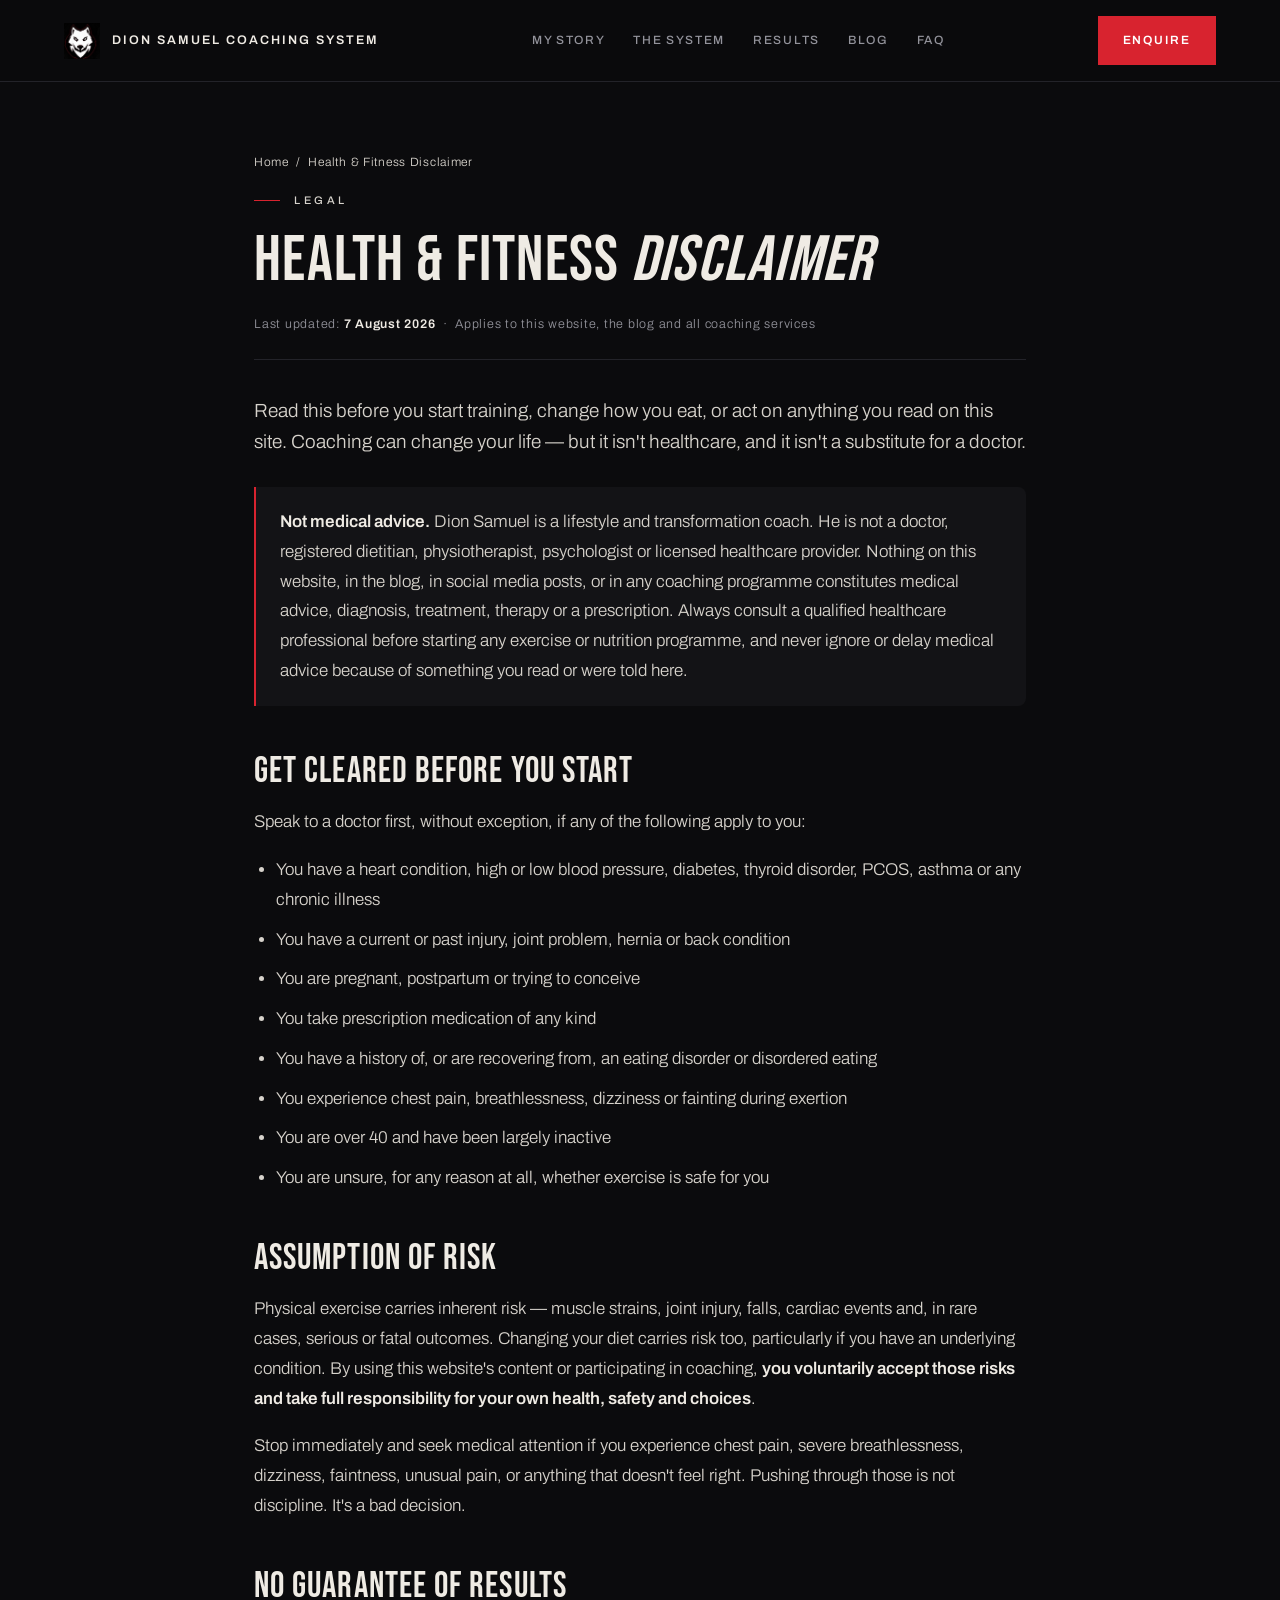
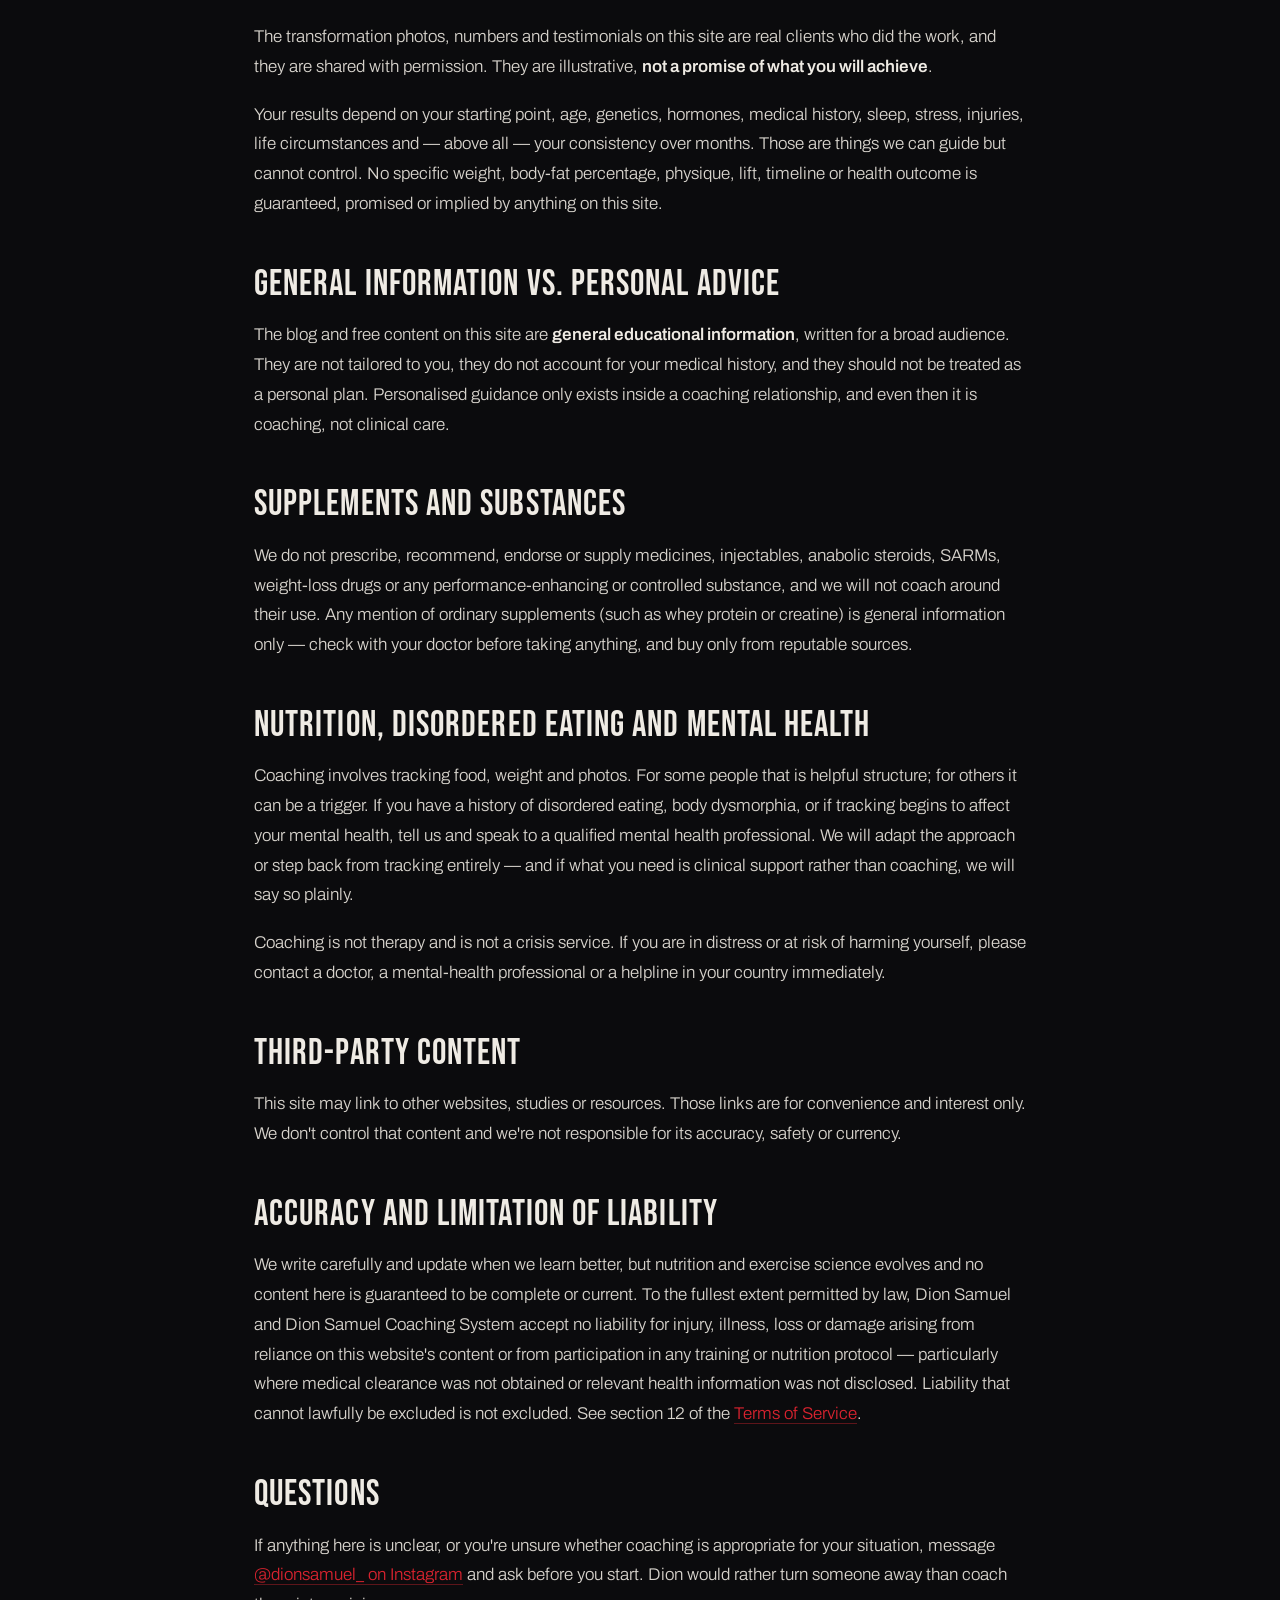
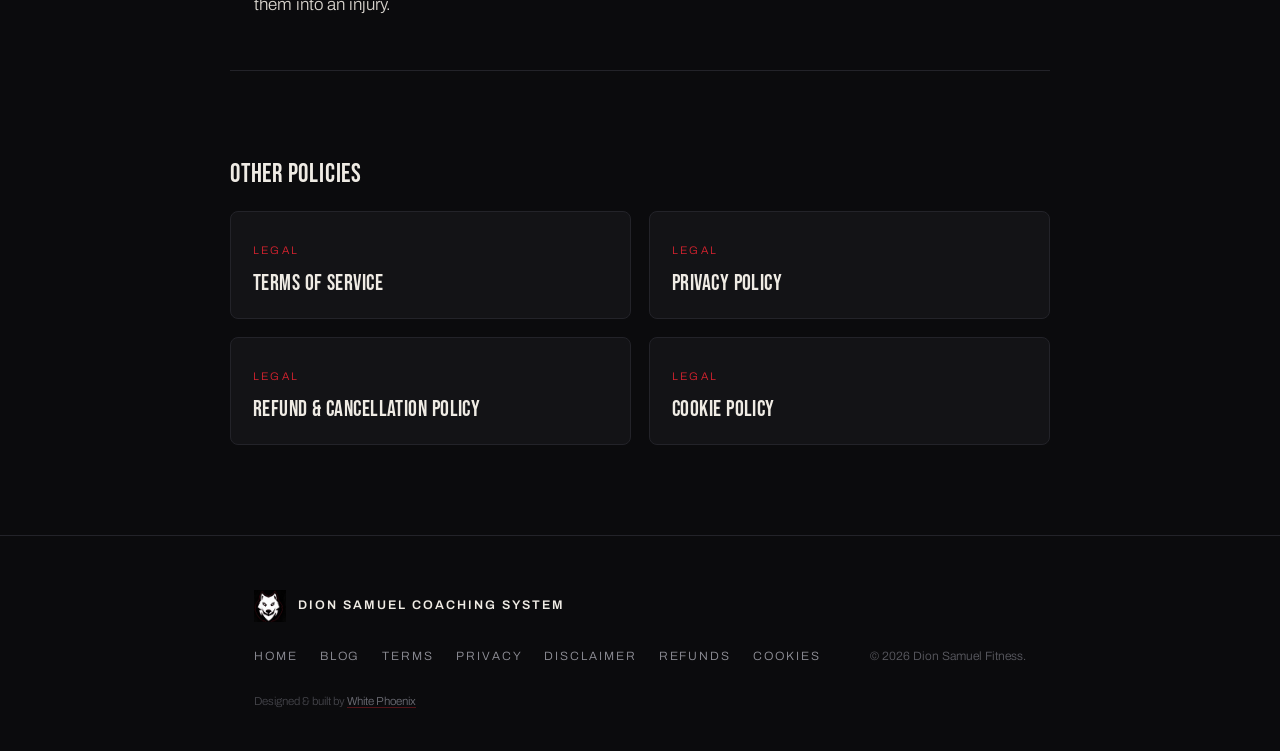
<file: disclaimer.html>
<!DOCTYPE html>
<html lang="en">
<head>
<meta charset="UTF-8">
<meta name="viewport" content="width=device-width, initial-scale=1.0">
<!-- Google tag (gtag.js) — GA4 -->
<script async src="https://www.googletagmanager.com/gtag/js?id=G-144KJ00BF6"></script>
<script>
  window.dataLayer = window.dataLayer || [];
  function gtag(){dataLayer.push(arguments);}
  gtag('js', new Date());
  gtag('config', 'G-144KJ00BF6', {
    anonymize_ip: true,
    allow_google_signals: false,
    allow_ad_personalization_signals: false
  });
</script>
<script src="/analytics.js" defer></script>

<title>Health &amp; Fitness Disclaimer | Dion Samuel Coaching System</title>
<meta name="description" content="Important health, medical and results disclaimers for the coaching, training and nutrition information provided by Dion Samuel Coaching System.">
<link rel="canonical" href="https://www.dionsamuelfitness.com/disclaimer.html">
<meta property="og:type" content="website">
<meta property="og:title" content="Health &amp; Fitness Disclaimer — Dion Samuel Coaching System">
<meta property="og:description" content="Coaching is not medical advice. Read this before starting any training or nutrition programme.">
<meta property="og:url" content="https://www.dionsamuelfitness.com/disclaimer.html">
<meta property="og:site_name" content="Dion Samuel Coaching System">
<link rel="icon" href="/favicon.ico" sizes="48x48">
<link rel="apple-touch-icon" href="/apple-touch-icon.png">
<link rel="preconnect" href="https://fonts.googleapis.com">
<link rel="preconnect" href="https://fonts.gstatic.com" crossorigin>
<link href="https://fonts.googleapis.com/css2?family=Bebas+Neue&family=Archivo:ital,wght@0,300;0,400;0,500;0,600;0,700;1,400&display=swap" rel="stylesheet">
<link rel="stylesheet" href="/legal.css">
</head>
<body>

<header>
  <nav class="nav">
    <a class="brand" href="/"><img src="/images/dsf-wolf-logo.jpg" alt="Dion Samuel Coaching System logo">Dion&nbsp;Samuel&nbsp;Coaching&nbsp;System</a>
    <div class="nav-links">
      <a href="/#story">My Story</a>
      <a href="/#system">The System</a>
      <a href="/#results">Results</a>
      <a href="/blog/">Blog</a>
      <a href="/#faq">FAQ</a>
    </div>
    <a class="btn" href="https://ig.me/m/dionsamuel_?text=Hi%20Dion%2C%20I%20want%20to%20become%20the%20strongest%20version%20of%20myself.%20Can%20we%20talk%20about%20coaching%3F" target="_blank" rel="noopener">Enquire</a>
  </nav>
</header>

<main class="doc">
  <div class="wrap">
    <p class="crumbs"><a href="/">Home</a> &nbsp;/&nbsp; Health &amp; Fitness Disclaimer</p>
    <p class="eyebrow">Legal</p>
    <h1>Health &amp; Fitness <em>Disclaimer</em></h1>
    <p class="meta">Last updated: <b>7 August 2026</b> &nbsp;·&nbsp; Applies to this website, the blog and all coaching services</p>

    <p class="lead">Read this before you start training, change how you eat, or act on anything you read on this site. Coaching can change your life — but it isn't healthcare, and it isn't a substitute for a doctor.</p>

    <div class="callout">
      <p><b>Not medical advice.</b> Dion Samuel is a lifestyle and transformation coach. He is not a doctor, registered dietitian, physiotherapist, psychologist or licensed healthcare provider. Nothing on this website, in the blog, in social media posts, or in any coaching programme constitutes medical advice, diagnosis, treatment, therapy or a prescription. Always consult a qualified healthcare professional before starting any exercise or nutrition programme, and never ignore or delay medical advice because of something you read or were told here.</p>
    </div>

    <h2>Get cleared before you start</h2>
    <p>Speak to a doctor first, without exception, if any of the following apply to you:</p>
    <ul>
      <li>You have a heart condition, high or low blood pressure, diabetes, thyroid disorder, PCOS, asthma or any chronic illness</li>
      <li>You have a current or past injury, joint problem, hernia or back condition</li>
      <li>You are pregnant, postpartum or trying to conceive</li>
      <li>You take prescription medication of any kind</li>
      <li>You have a history of, or are recovering from, an eating disorder or disordered eating</li>
      <li>You experience chest pain, breathlessness, dizziness or fainting during exertion</li>
      <li>You are over 40 and have been largely inactive</li>
      <li>You are unsure, for any reason at all, whether exercise is safe for you</li>
    </ul>

    <h2>Assumption of risk</h2>
    <p>Physical exercise carries inherent risk — muscle strains, joint injury, falls, cardiac events and, in rare cases, serious or fatal outcomes. Changing your diet carries risk too, particularly if you have an underlying condition. By using this website's content or participating in coaching, <b>you voluntarily accept those risks and take full responsibility for your own health, safety and choices</b>.</p>
    <p>Stop immediately and seek medical attention if you experience chest pain, severe breathlessness, dizziness, faintness, unusual pain, or anything that doesn't feel right. Pushing through those is not discipline. It's a bad decision.</p>

    <h2>No guarantee of results</h2>
    <p>The transformation photos, numbers and testimonials on this site are real clients who did the work, and they are shared with permission. They are illustrative, <b>not a promise of what you will achieve</b>.</p>
    <p>Your results depend on your starting point, age, genetics, hormones, medical history, sleep, stress, injuries, life circumstances and — above all — your consistency over months. Those are things we can guide but cannot control. No specific weight, body-fat percentage, physique, lift, timeline or health outcome is guaranteed, promised or implied by anything on this site.</p>

    <h2>General information vs. personal advice</h2>
    <p>The blog and free content on this site are <b>general educational information</b>, written for a broad audience. They are not tailored to you, they do not account for your medical history, and they should not be treated as a personal plan. Personalised guidance only exists inside a coaching relationship, and even then it is coaching, not clinical care.</p>

    <h2>Supplements and substances</h2>
    <p>We do not prescribe, recommend, endorse or supply medicines, injectables, anabolic steroids, SARMs, weight-loss drugs or any performance-enhancing or controlled substance, and we will not coach around their use. Any mention of ordinary supplements (such as whey protein or creatine) is general information only — check with your doctor before taking anything, and buy only from reputable sources.</p>

    <h2>Nutrition, disordered eating and mental health</h2>
    <p>Coaching involves tracking food, weight and photos. For some people that is helpful structure; for others it can be a trigger. If you have a history of disordered eating, body dysmorphia, or if tracking begins to affect your mental health, tell us and speak to a qualified mental health professional. We will adapt the approach or step back from tracking entirely — and if what you need is clinical support rather than coaching, we will say so plainly.</p>
    <p>Coaching is not therapy and is not a crisis service. If you are in distress or at risk of harming yourself, please contact a doctor, a mental-health professional or a helpline in your country immediately.</p>

    <h2>Third-party content</h2>
    <p>This site may link to other websites, studies or resources. Those links are for convenience and interest only. We don't control that content and we're not responsible for its accuracy, safety or currency.</p>

    <h2>Accuracy and limitation of liability</h2>
    <p>We write carefully and update when we learn better, but nutrition and exercise science evolves and no content here is guaranteed to be complete or current. To the fullest extent permitted by law, Dion Samuel and Dion Samuel Coaching System accept no liability for injury, illness, loss or damage arising from reliance on this website's content or from participation in any training or nutrition protocol — particularly where medical clearance was not obtained or relevant health information was not disclosed. Liability that cannot lawfully be excluded is not excluded. See section 12 of the <a class="inline" href="/terms.html#liability">Terms of Service</a>.</p>

    <h2>Questions</h2>
    <p>If anything here is unclear, or you're unsure whether coaching is appropriate for your situation, message <a class="inline" href="https://www.instagram.com/dionsamuel_/" target="_blank" rel="noopener">@dionsamuel_ on Instagram</a> and ask before you start. Dion would rather turn someone away than coach them into an injury.</p>
  </div>

  <div class="wrap doc-links">
    <h2>Other policies</h2>
    <div class="doc-grid">
      <a class="doc-card" href="/terms.html"><span>Legal</span><b>Terms of Service</b></a>
      <a class="doc-card" href="/privacy.html"><span>Legal</span><b>Privacy Policy</b></a>
      <a class="doc-card" href="/refund-policy.html"><span>Legal</span><b>Refund &amp; Cancellation Policy</b></a>
      <a class="doc-card" href="/cookie-policy.html"><span>Legal</span><b>Cookie Policy</b></a>
    </div>
  </div>
</main>

<footer>
  <div class="wrap foot">
    <a class="brand" href="/"><img src="/images/dsf-wolf-logo.jpg" alt="DSF logo">Dion&nbsp;Samuel&nbsp;Coaching&nbsp;System</a>
    <div class="foot-links"><a href="/">Home</a><a href="/blog/">Blog</a><a href="/terms.html">Terms</a><a href="/privacy.html">Privacy</a><a href="/disclaimer.html">Disclaimer</a><a href="/refund-policy.html">Refunds</a><a href="/cookie-policy.html">Cookies</a></div>
    <small>© 2026 Dion Samuel Fitness.</small>
    <small class="credit">Designed &amp; built by <a href="https://whitephoenixconsulting.com/" target="_blank" rel="noopener">White Phoenix</a></small>
  </div>
</footer>
</body>
</html>
</file>
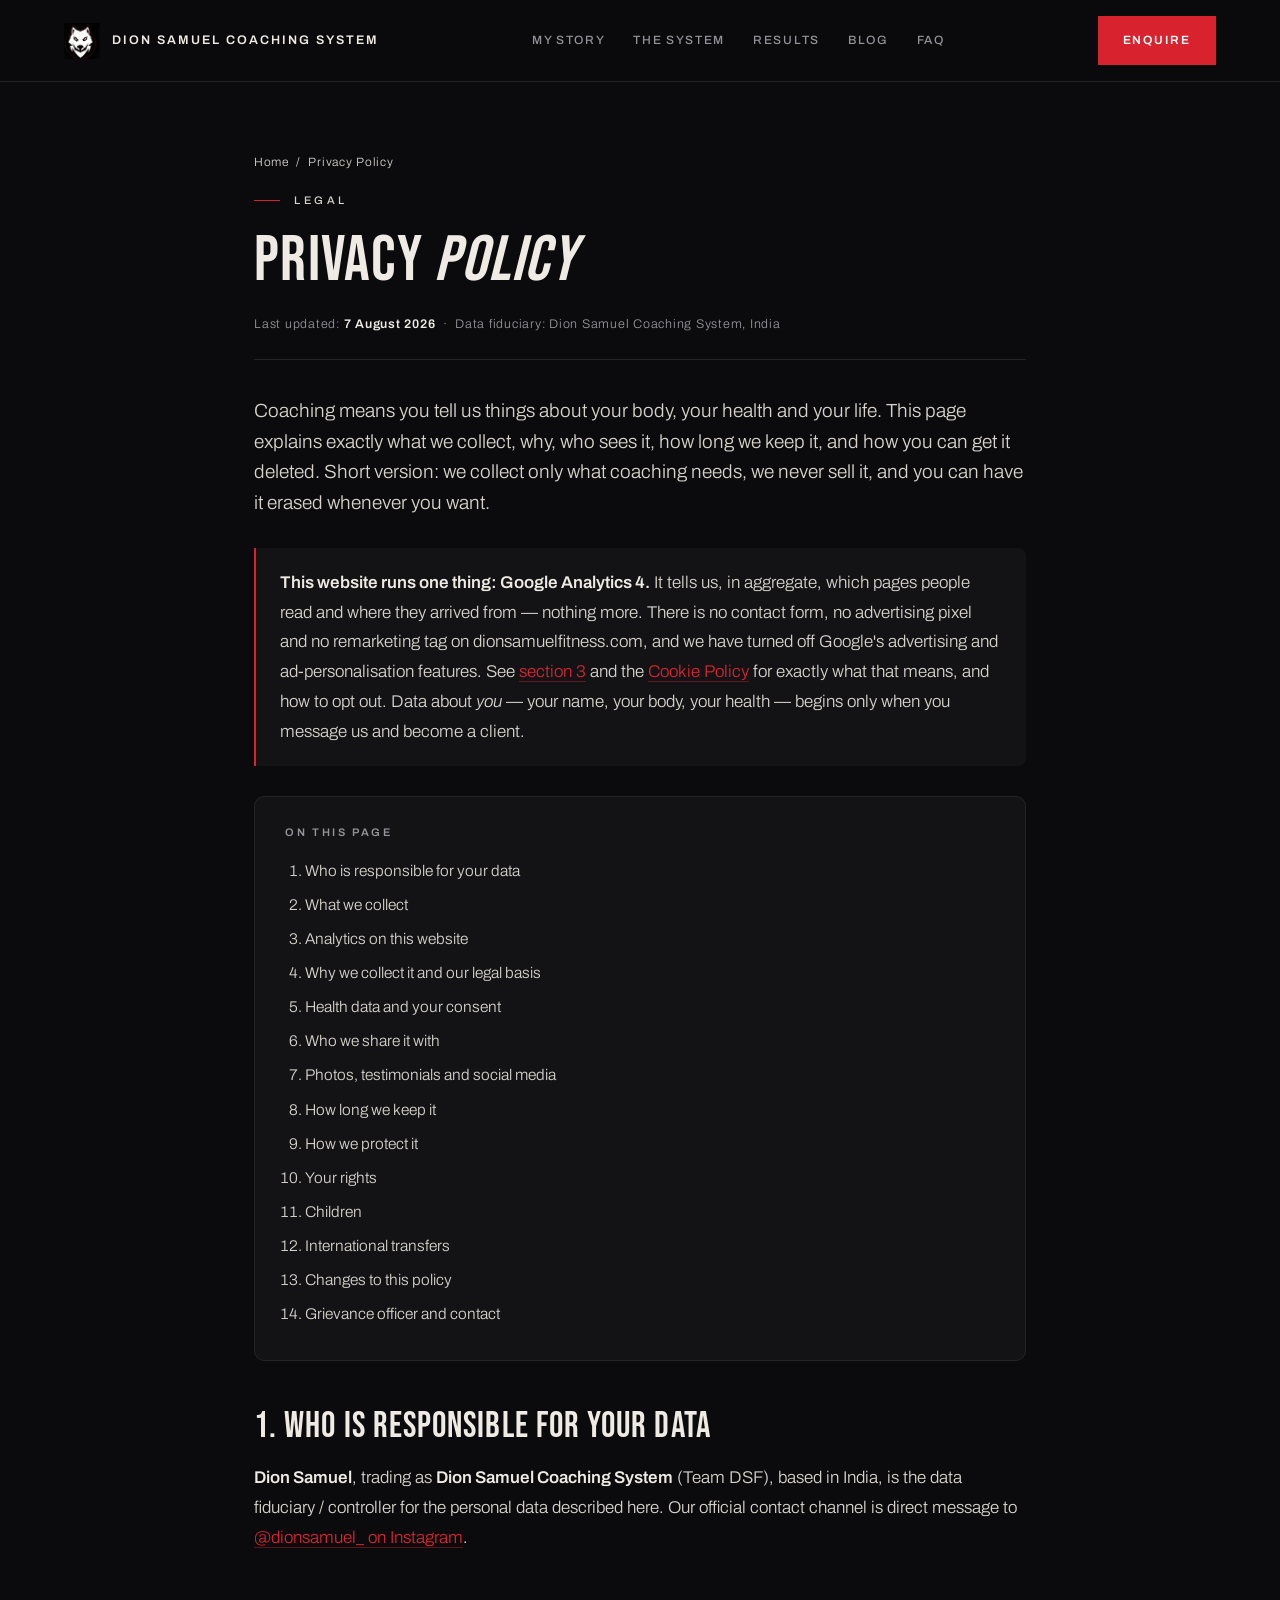
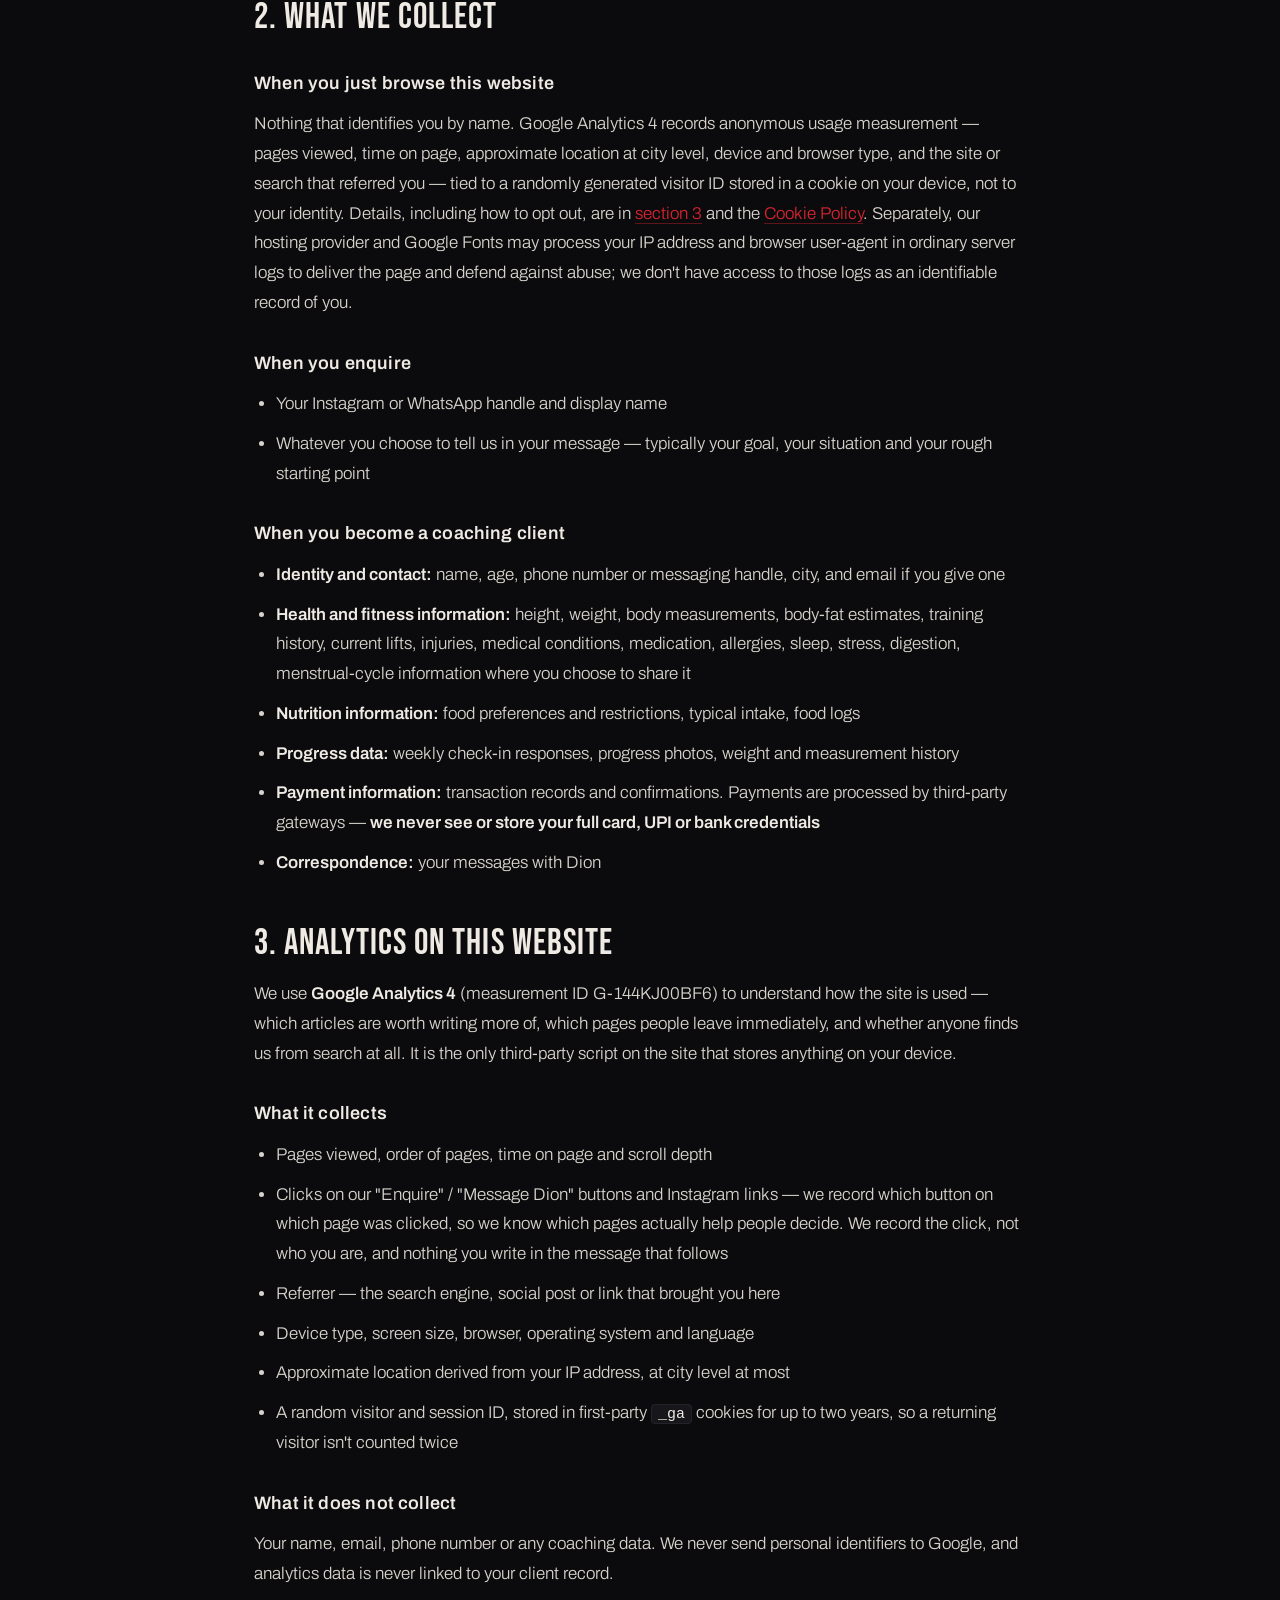
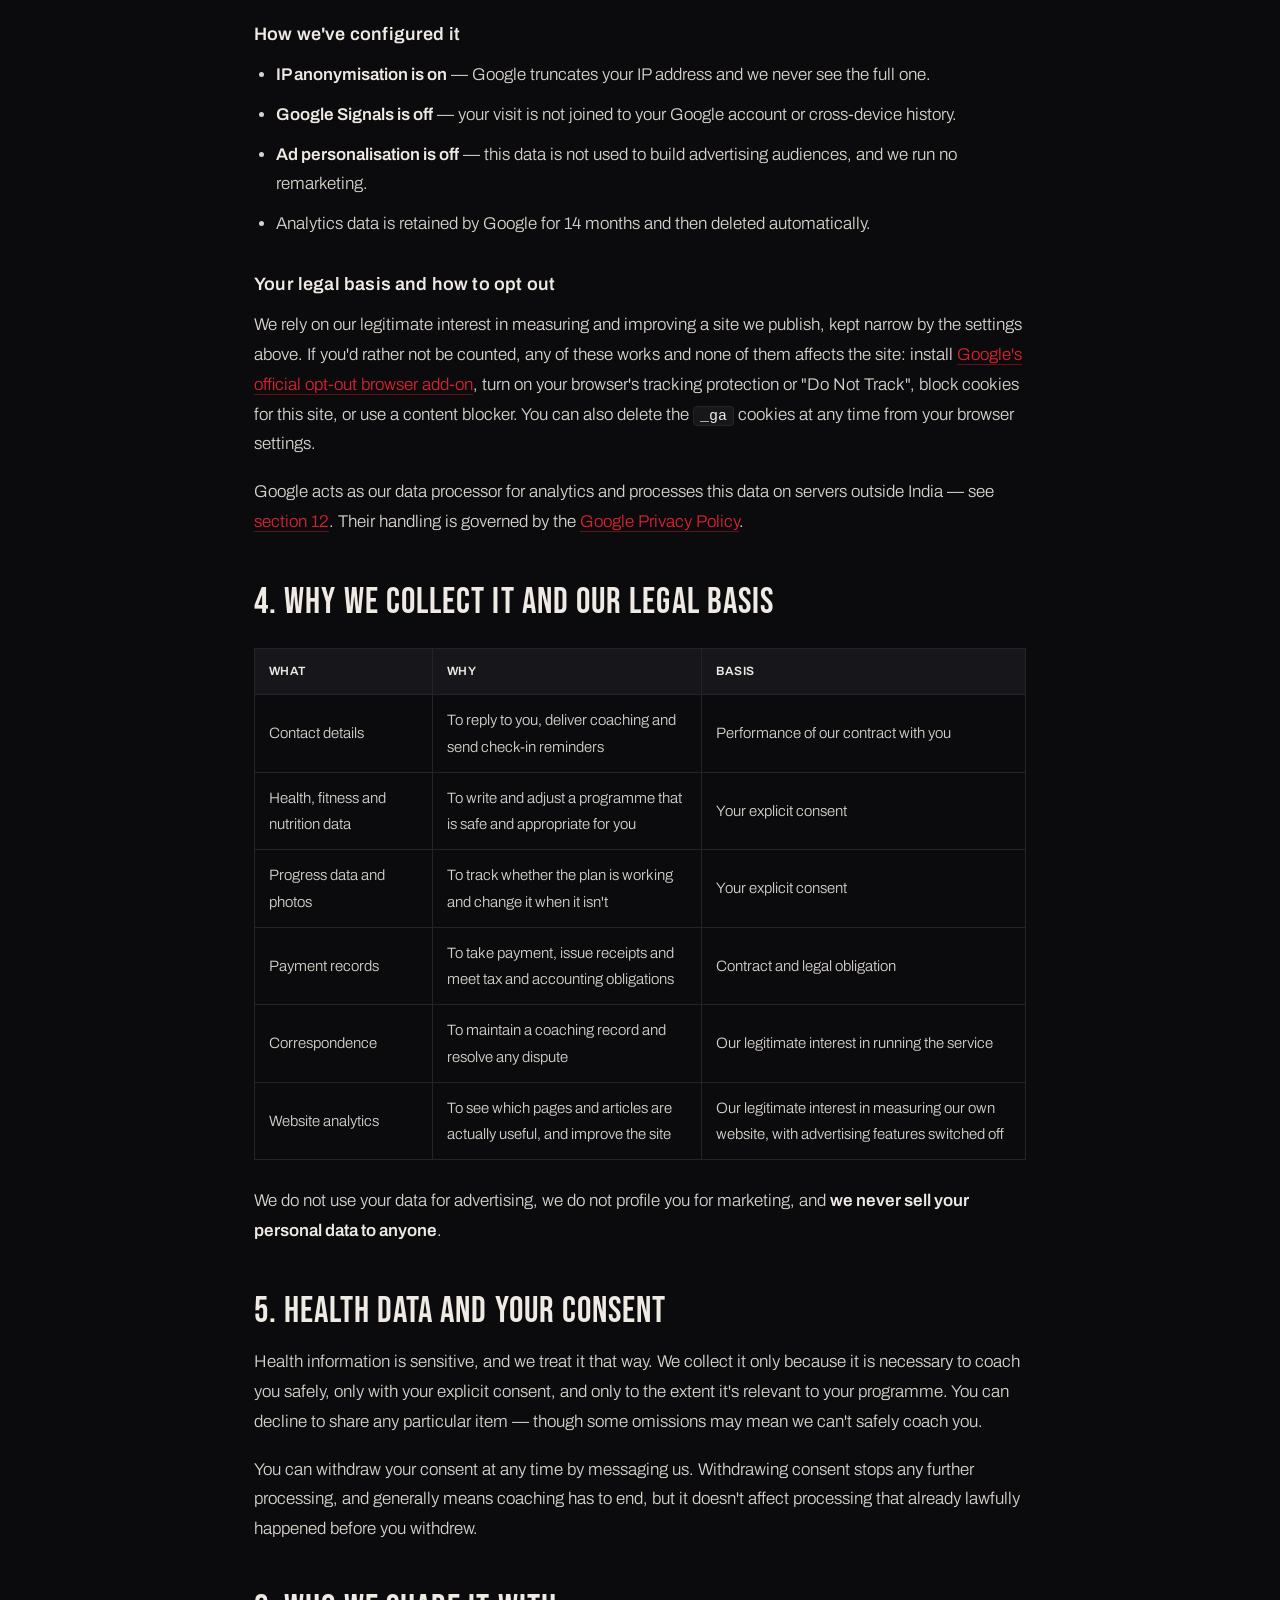
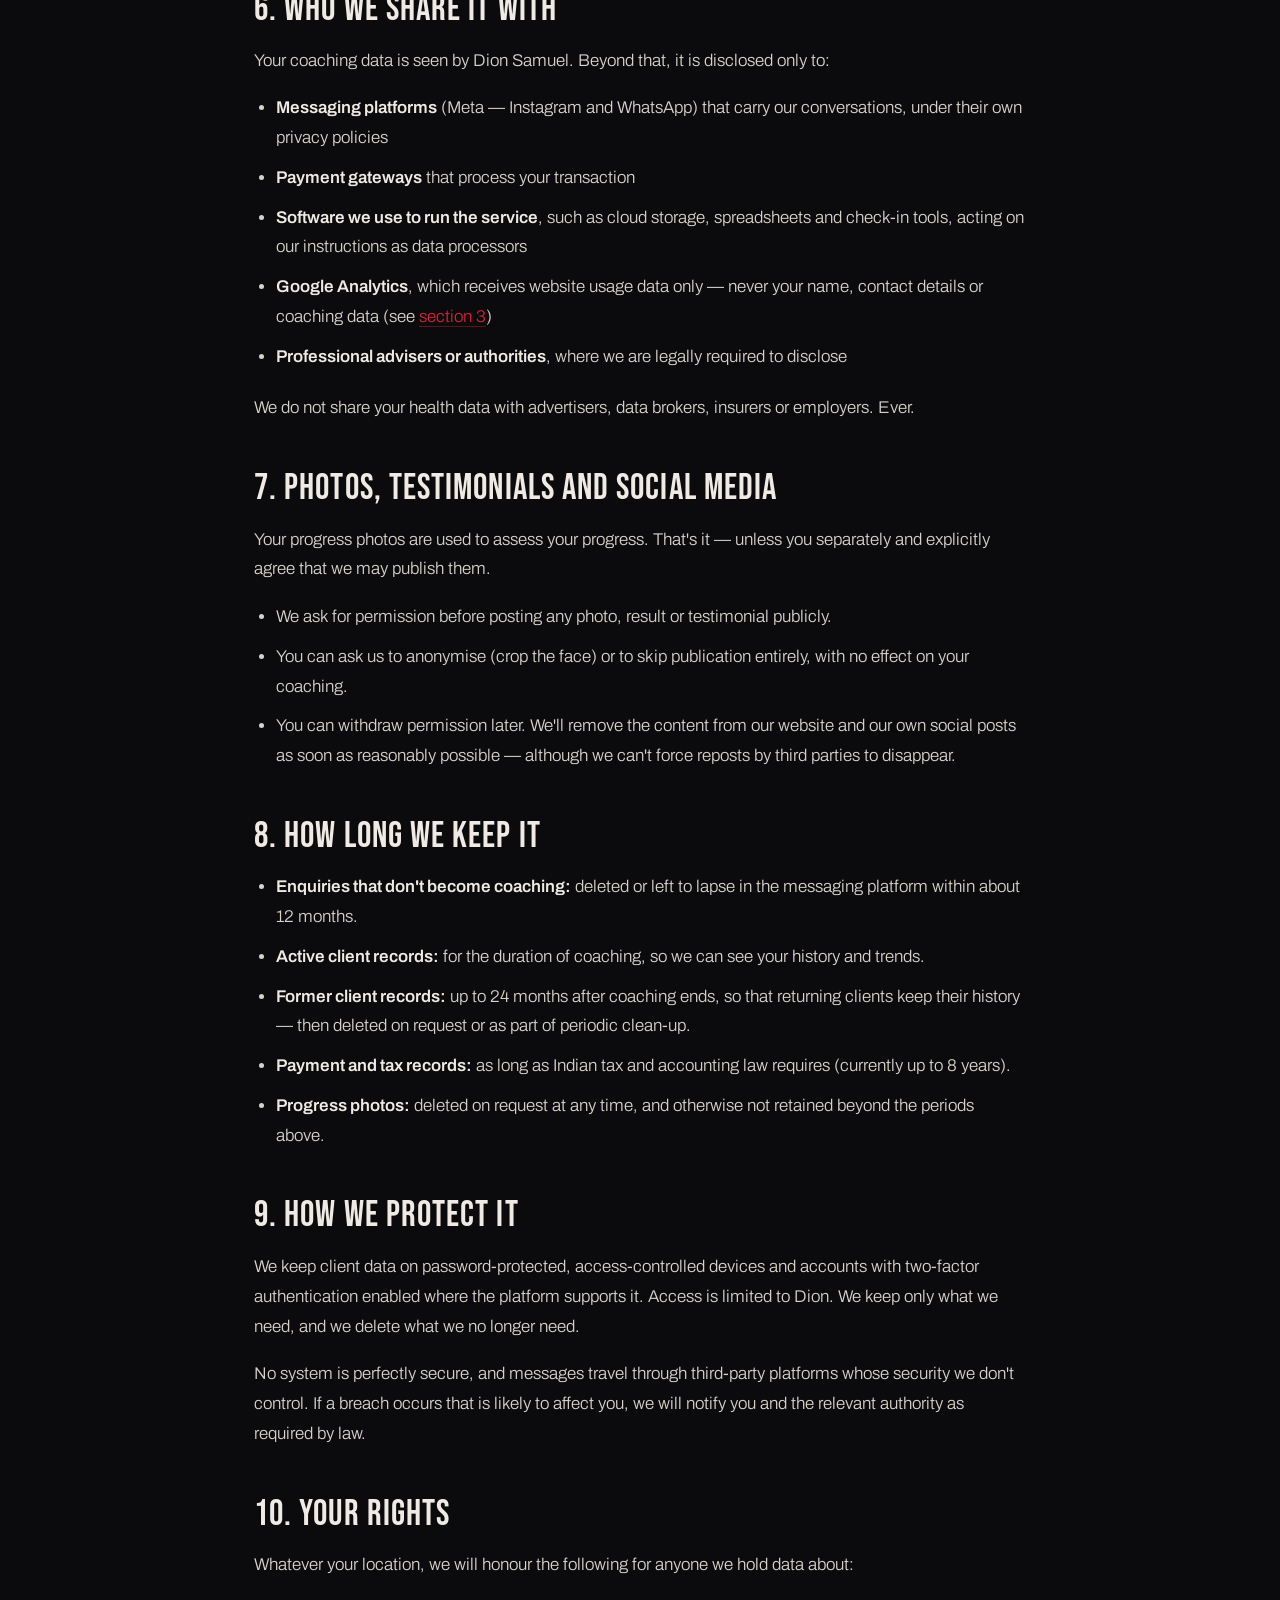
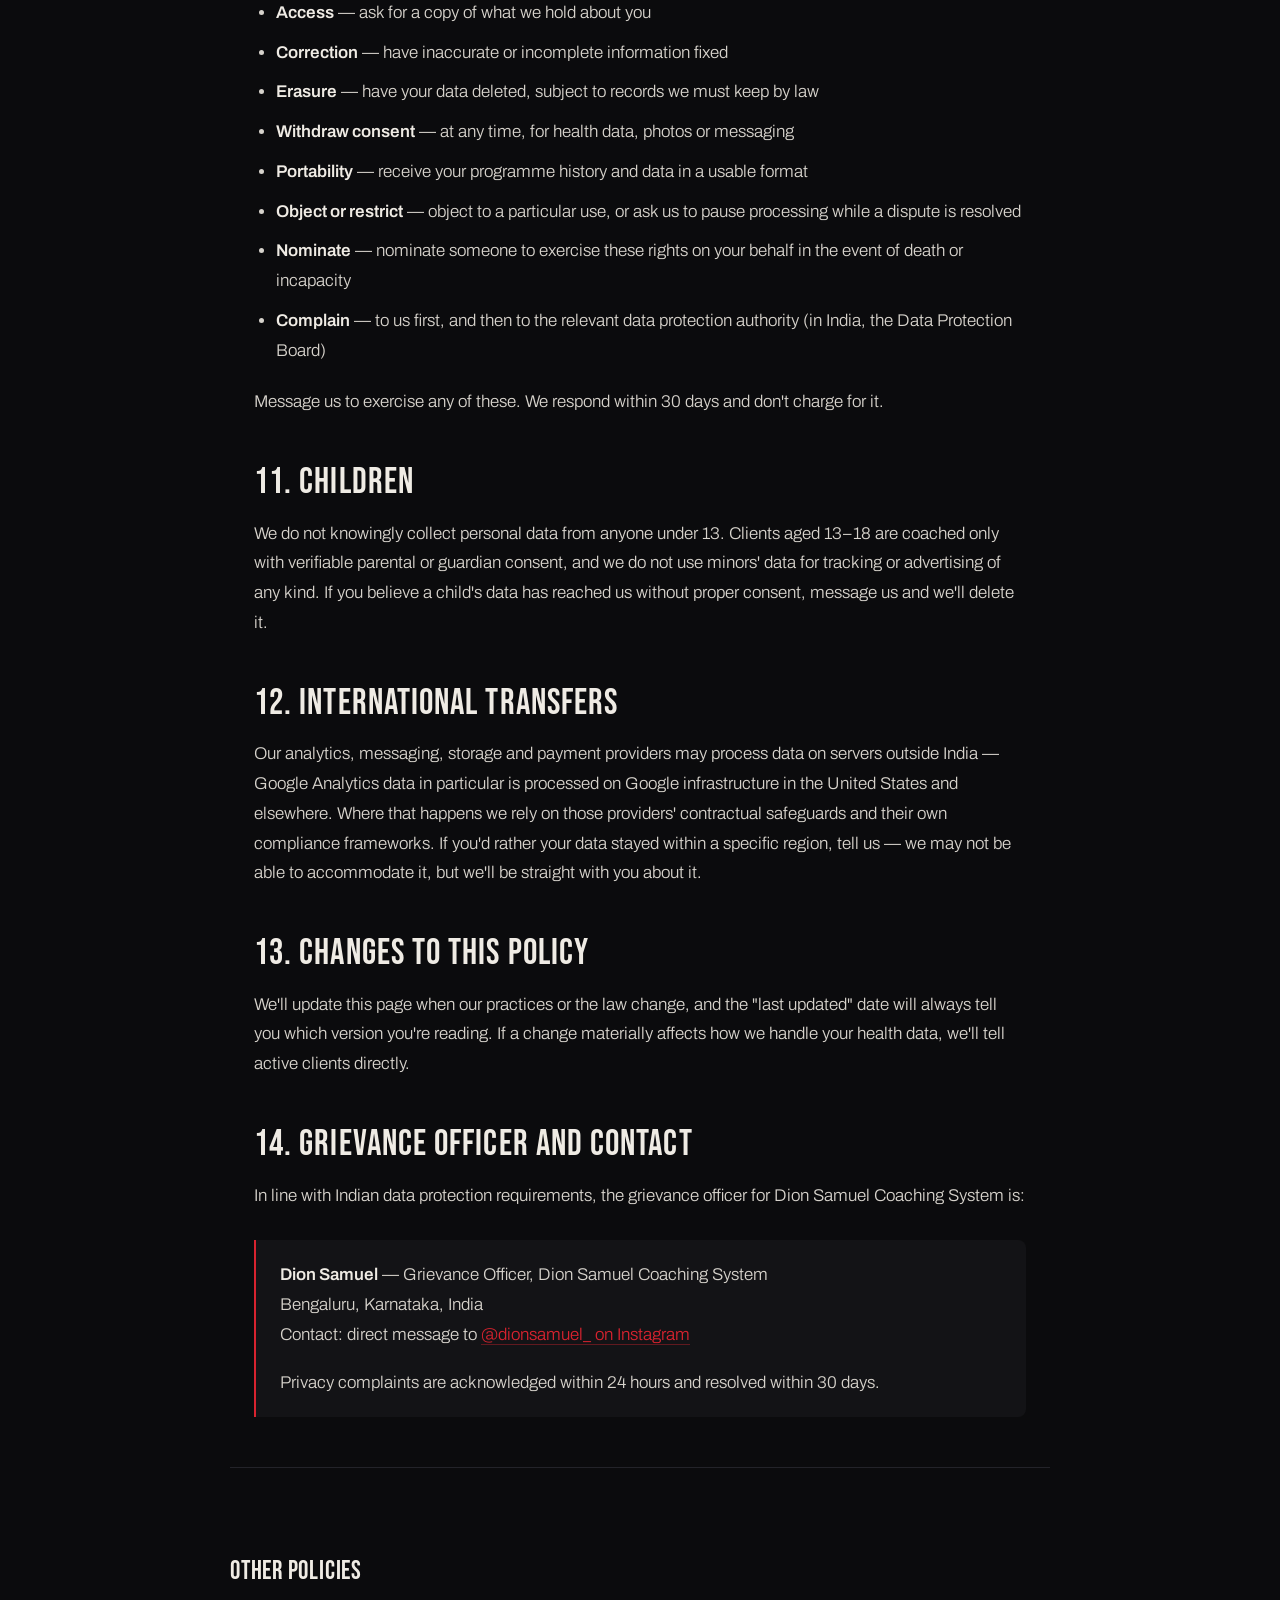
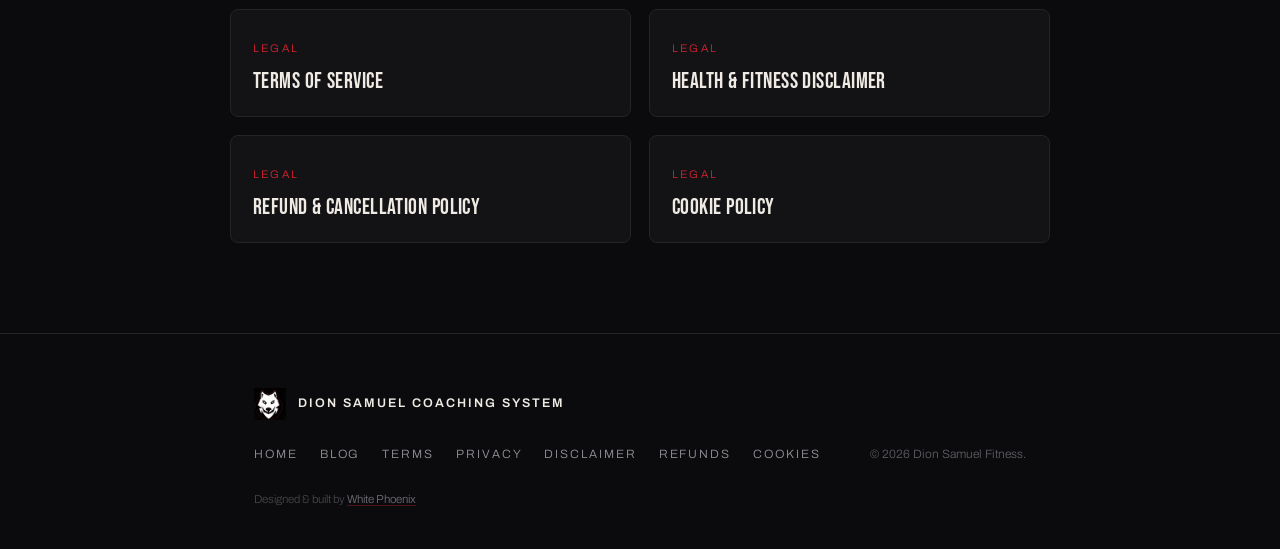
<file: privacy.html>
<!DOCTYPE html>
<html lang="en">
<head>
<meta charset="UTF-8">
<meta name="viewport" content="width=device-width, initial-scale=1.0">
<!-- Google tag (gtag.js) — GA4 -->
<script async src="https://www.googletagmanager.com/gtag/js?id=G-144KJ00BF6"></script>
<script>
  window.dataLayer = window.dataLayer || [];
  function gtag(){dataLayer.push(arguments);}
  gtag('js', new Date());
  gtag('config', 'G-144KJ00BF6', {
    anonymize_ip: true,
    allow_google_signals: false,
    allow_ad_personalization_signals: false
  });
</script>
<script src="/analytics.js" defer></script>

<title>Privacy Policy | Dion Samuel Coaching System</title>
<meta name="description" content="How Dion Samuel Coaching System collects, uses, stores and protects your personal and health information — and the rights you have over it.">
<link rel="canonical" href="https://www.dionsamuelfitness.com/privacy.html">
<meta property="og:type" content="website">
<meta property="og:title" content="Privacy Policy — Dion Samuel Coaching System">
<meta property="og:description" content="How we collect, use, store and protect your personal and health information, and the rights you have over it.">
<meta property="og:url" content="https://www.dionsamuelfitness.com/privacy.html">
<meta property="og:site_name" content="Dion Samuel Coaching System">
<link rel="icon" href="/favicon.ico" sizes="48x48">
<link rel="apple-touch-icon" href="/apple-touch-icon.png">
<link rel="preconnect" href="https://fonts.googleapis.com">
<link rel="preconnect" href="https://fonts.gstatic.com" crossorigin>
<link href="https://fonts.googleapis.com/css2?family=Bebas+Neue&family=Archivo:ital,wght@0,300;0,400;0,500;0,600;0,700;1,400&display=swap" rel="stylesheet">
<link rel="stylesheet" href="/legal.css">
</head>
<body>

<header>
  <nav class="nav">
    <a class="brand" href="/"><img src="/images/dsf-wolf-logo.jpg" alt="Dion Samuel Coaching System logo">Dion&nbsp;Samuel&nbsp;Coaching&nbsp;System</a>
    <div class="nav-links">
      <a href="/#story">My Story</a>
      <a href="/#system">The System</a>
      <a href="/#results">Results</a>
      <a href="/blog/">Blog</a>
      <a href="/#faq">FAQ</a>
    </div>
    <a class="btn" href="https://ig.me/m/dionsamuel_?text=Hi%20Dion%2C%20I%20want%20to%20become%20the%20strongest%20version%20of%20myself.%20Can%20we%20talk%20about%20coaching%3F" target="_blank" rel="noopener">Enquire</a>
  </nav>
</header>

<main class="doc">
  <div class="wrap">
    <p class="crumbs"><a href="/">Home</a> &nbsp;/&nbsp; Privacy Policy</p>
    <p class="eyebrow">Legal</p>
    <h1>Privacy <em>Policy</em></h1>
    <p class="meta">Last updated: <b>7 August 2026</b> &nbsp;·&nbsp; Data fiduciary: Dion Samuel Coaching System, India</p>

    <p class="lead">Coaching means you tell us things about your body, your health and your life. This page explains exactly what we collect, why, who sees it, how long we keep it, and how you can get it deleted. Short version: we collect only what coaching needs, we never sell it, and you can have it erased whenever you want.</p>

    <div class="callout">
      <p><b>This website runs one thing: Google Analytics 4.</b> It tells us, in aggregate, which pages people read and where they arrived from — nothing more. There is no contact form, no advertising pixel and no remarketing tag on dionsamuelfitness.com, and we have turned off Google's advertising and ad-personalisation features. See <a class="inline" href="#analytics">section 3</a> and the <a class="inline" href="/cookie-policy.html">Cookie Policy</a> for exactly what that means, and how to opt out. Data about <em>you</em> — your name, your body, your health — begins only when you message us and become a client.</p>
    </div>

    <div class="toc">
      <b>On this page</b>
      <ol>
        <li><a href="#who">Who is responsible for your data</a></li>
        <li><a href="#collect">What we collect</a></li>
        <li><a href="#analytics">Analytics on this website</a></li>
        <li><a href="#why">Why we collect it and our legal basis</a></li>
        <li><a href="#health">Health data and your consent</a></li>
        <li><a href="#share">Who we share it with</a></li>
        <li><a href="#photos">Photos, testimonials and social media</a></li>
        <li><a href="#retention">How long we keep it</a></li>
        <li><a href="#security">How we protect it</a></li>
        <li><a href="#rights">Your rights</a></li>
        <li><a href="#children">Children</a></li>
        <li><a href="#transfers">International transfers</a></li>
        <li><a href="#changes">Changes to this policy</a></li>
        <li><a href="#grievance">Grievance officer and contact</a></li>
      </ol>
    </div>

    <h2 id="who">1. Who is responsible for your data</h2>
    <p><b>Dion Samuel</b>, trading as <b>Dion Samuel Coaching System</b> (Team DSF), based in India, is the data fiduciary / controller for the personal data described here. Our official contact channel is direct message to <a class="inline" href="https://www.instagram.com/dionsamuel_/" target="_blank" rel="noopener">@dionsamuel_ on Instagram</a>.</p>

    <h2 id="collect">2. What we collect</h2>
    <h3>When you just browse this website</h3>
    <p>Nothing that identifies you by name. Google Analytics 4 records anonymous usage measurement — pages viewed, time on page, approximate location at city level, device and browser type, and the site or search that referred you — tied to a randomly generated visitor ID stored in a cookie on your device, not to your identity. Details, including how to opt out, are in <a class="inline" href="#analytics">section 3</a> and the <a class="inline" href="/cookie-policy.html">Cookie Policy</a>. Separately, our hosting provider and Google Fonts may process your IP address and browser user-agent in ordinary server logs to deliver the page and defend against abuse; we don't have access to those logs as an identifiable record of you.</p>
    <h3>When you enquire</h3>
    <ul>
      <li>Your Instagram or WhatsApp handle and display name</li>
      <li>Whatever you choose to tell us in your message — typically your goal, your situation and your rough starting point</li>
    </ul>
    <h3>When you become a coaching client</h3>
    <ul>
      <li><b>Identity and contact:</b> name, age, phone number or messaging handle, city, and email if you give one</li>
      <li><b>Health and fitness information:</b> height, weight, body measurements, body-fat estimates, training history, current lifts, injuries, medical conditions, medication, allergies, sleep, stress, digestion, menstrual-cycle information where you choose to share it</li>
      <li><b>Nutrition information:</b> food preferences and restrictions, typical intake, food logs</li>
      <li><b>Progress data:</b> weekly check-in responses, progress photos, weight and measurement history</li>
      <li><b>Payment information:</b> transaction records and confirmations. Payments are processed by third-party gateways — <b>we never see or store your full card, UPI or bank credentials</b></li>
      <li><b>Correspondence:</b> your messages with Dion</li>
    </ul>

    <h2 id="analytics">3. Analytics on this website</h2>
    <p>We use <b>Google Analytics 4</b> (measurement ID G-144KJ00BF6) to understand how the site is used — which articles are worth writing more of, which pages people leave immediately, and whether anyone finds us from search at all. It is the only third-party script on the site that stores anything on your device.</p>
    <h3>What it collects</h3>
    <ul>
      <li>Pages viewed, order of pages, time on page and scroll depth</li>
      <li>Clicks on our "Enquire" / "Message Dion" buttons and Instagram links — we record which button on which page was clicked, so we know which pages actually help people decide. We record the click, not who you are, and nothing you write in the message that follows</li>
      <li>Referrer — the search engine, social post or link that brought you here</li>
      <li>Device type, screen size, browser, operating system and language</li>
      <li>Approximate location derived from your IP address, at city level at most</li>
      <li>A random visitor and session ID, stored in first-party <code>_ga</code> cookies for up to two years, so a returning visitor isn't counted twice</li>
    </ul>
    <h3>What it does not collect</h3>
    <p>Your name, email, phone number or any coaching data. We never send personal identifiers to Google, and analytics data is never linked to your client record.</p>
    <h3>How we've configured it</h3>
    <ul>
      <li><b>IP anonymisation is on</b> — Google truncates your IP address and we never see the full one.</li>
      <li><b>Google Signals is off</b> — your visit is not joined to your Google account or cross-device history.</li>
      <li><b>Ad personalisation is off</b> — this data is not used to build advertising audiences, and we run no remarketing.</li>
      <li>Analytics data is retained by Google for 14 months and then deleted automatically.</li>
    </ul>
    <h3>Your legal basis and how to opt out</h3>
    <p>We rely on our legitimate interest in measuring and improving a site we publish, kept narrow by the settings above. If you'd rather not be counted, any of these works and none of them affects the site: install <a class="inline" href="https://tools.google.com/dlpage/gaoptout" target="_blank" rel="noopener">Google's official opt-out browser add-on</a>, turn on your browser's tracking protection or "Do Not Track", block cookies for this site, or use a content blocker. You can also delete the <code>_ga</code> cookies at any time from your browser settings.</p>
    <p>Google acts as our data processor for analytics and processes this data on servers outside India — see <a class="inline" href="#transfers">section 12</a>. Their handling is governed by the <a class="inline" href="https://business.safety.google/privacy/" target="_blank" rel="noopener">Google Privacy Policy</a>.</p>

    <h2 id="why">4. Why we collect it and our legal basis</h2>
    <div class="table-wrap">
      <table>
        <thead><tr><th>What</th><th>Why</th><th>Basis</th></tr></thead>
        <tbody>
          <tr><td>Contact details</td><td>To reply to you, deliver coaching and send check-in reminders</td><td>Performance of our contract with you</td></tr>
          <tr><td>Health, fitness and nutrition data</td><td>To write and adjust a programme that is safe and appropriate for you</td><td>Your explicit consent</td></tr>
          <tr><td>Progress data and photos</td><td>To track whether the plan is working and change it when it isn't</td><td>Your explicit consent</td></tr>
          <tr><td>Payment records</td><td>To take payment, issue receipts and meet tax and accounting obligations</td><td>Contract and legal obligation</td></tr>
          <tr><td>Correspondence</td><td>To maintain a coaching record and resolve any dispute</td><td>Our legitimate interest in running the service</td></tr>
          <tr><td>Website analytics</td><td>To see which pages and articles are actually useful, and improve the site</td><td>Our legitimate interest in measuring our own website, with advertising features switched off</td></tr>
        </tbody>
      </table>
    </div>
    <p>We do not use your data for advertising, we do not profile you for marketing, and <b>we never sell your personal data to anyone</b>.</p>

    <h2 id="health">5. Health data and your consent</h2>
    <p>Health information is sensitive, and we treat it that way. We collect it only because it is necessary to coach you safely, only with your explicit consent, and only to the extent it's relevant to your programme. You can decline to share any particular item — though some omissions may mean we can't safely coach you.</p>
    <p>You can withdraw your consent at any time by messaging us. Withdrawing consent stops any further processing, and generally means coaching has to end, but it doesn't affect processing that already lawfully happened before you withdrew.</p>

    <h2 id="share">6. Who we share it with</h2>
    <p>Your coaching data is seen by Dion Samuel. Beyond that, it is disclosed only to:</p>
    <ul>
      <li><b>Messaging platforms</b> (Meta — Instagram and WhatsApp) that carry our conversations, under their own privacy policies</li>
      <li><b>Payment gateways</b> that process your transaction</li>
      <li><b>Software we use to run the service</b>, such as cloud storage, spreadsheets and check-in tools, acting on our instructions as data processors</li>
      <li><b>Google Analytics</b>, which receives website usage data only — never your name, contact details or coaching data (see <a class="inline" href="#analytics">section 3</a>)</li>
      <li><b>Professional advisers or authorities</b>, where we are legally required to disclose</li>
    </ul>
    <p>We do not share your health data with advertisers, data brokers, insurers or employers. Ever.</p>

    <h2 id="photos">7. Photos, testimonials and social media</h2>
    <p>Your progress photos are used to assess your progress. That's it — unless you separately and explicitly agree that we may publish them.</p>
    <ul>
      <li>We ask for permission before posting any photo, result or testimonial publicly.</li>
      <li>You can ask us to anonymise (crop the face) or to skip publication entirely, with no effect on your coaching.</li>
      <li>You can withdraw permission later. We'll remove the content from our website and our own social posts as soon as reasonably possible — although we can't force reposts by third parties to disappear.</li>
    </ul>

    <h2 id="retention">8. How long we keep it</h2>
    <ul>
      <li><b>Enquiries that don't become coaching:</b> deleted or left to lapse in the messaging platform within about 12 months.</li>
      <li><b>Active client records:</b> for the duration of coaching, so we can see your history and trends.</li>
      <li><b>Former client records:</b> up to 24 months after coaching ends, so that returning clients keep their history — then deleted on request or as part of periodic clean-up.</li>
      <li><b>Payment and tax records:</b> as long as Indian tax and accounting law requires (currently up to 8 years).</li>
      <li><b>Progress photos:</b> deleted on request at any time, and otherwise not retained beyond the periods above.</li>
    </ul>

    <h2 id="security">9. How we protect it</h2>
    <p>We keep client data on password-protected, access-controlled devices and accounts with two-factor authentication enabled where the platform supports it. Access is limited to Dion. We keep only what we need, and we delete what we no longer need.</p>
    <p>No system is perfectly secure, and messages travel through third-party platforms whose security we don't control. If a breach occurs that is likely to affect you, we will notify you and the relevant authority as required by law.</p>

    <h2 id="rights">10. Your rights</h2>
    <p>Whatever your location, we will honour the following for anyone we hold data about:</p>
    <ul>
      <li><b>Access</b> — ask for a copy of what we hold about you</li>
      <li><b>Correction</b> — have inaccurate or incomplete information fixed</li>
      <li><b>Erasure</b> — have your data deleted, subject to records we must keep by law</li>
      <li><b>Withdraw consent</b> — at any time, for health data, photos or messaging</li>
      <li><b>Portability</b> — receive your programme history and data in a usable format</li>
      <li><b>Object or restrict</b> — object to a particular use, or ask us to pause processing while a dispute is resolved</li>
      <li><b>Nominate</b> — nominate someone to exercise these rights on your behalf in the event of death or incapacity</li>
      <li><b>Complain</b> — to us first, and then to the relevant data protection authority (in India, the Data Protection Board)</li>
    </ul>
    <p>Message us to exercise any of these. We respond within 30 days and don't charge for it.</p>

    <h2 id="children">11. Children</h2>
    <p>We do not knowingly collect personal data from anyone under 13. Clients aged 13–18 are coached only with verifiable parental or guardian consent, and we do not use minors' data for tracking or advertising of any kind. If you believe a child's data has reached us without proper consent, message us and we'll delete it.</p>

    <h2 id="transfers">12. International transfers</h2>
    <p>Our analytics, messaging, storage and payment providers may process data on servers outside India — Google Analytics data in particular is processed on Google infrastructure in the United States and elsewhere. Where that happens we rely on those providers' contractual safeguards and their own compliance frameworks. If you'd rather your data stayed within a specific region, tell us — we may not be able to accommodate it, but we'll be straight with you about it.</p>

    <h2 id="changes">13. Changes to this policy</h2>
    <p>We'll update this page when our practices or the law change, and the "last updated" date will always tell you which version you're reading. If a change materially affects how we handle your health data, we'll tell active clients directly.</p>

    <h2 id="grievance">14. Grievance officer and contact</h2>
    <p>In line with Indian data protection requirements, the grievance officer for Dion Samuel Coaching System is:</p>
    <div class="callout">
      <p><b>Dion Samuel</b> — Grievance Officer, Dion Samuel Coaching System<br>
      Bengaluru, Karnataka, India<br>
      Contact: direct message to <a class="inline" href="https://www.instagram.com/dionsamuel_/" target="_blank" rel="noopener">@dionsamuel_ on Instagram</a></p>
      <p>Privacy complaints are acknowledged within 24 hours and resolved within 30 days.</p>
    </div>
  </div>

  <div class="wrap doc-links">
    <h2>Other policies</h2>
    <div class="doc-grid">
      <a class="doc-card" href="/terms.html"><span>Legal</span><b>Terms of Service</b></a>
      <a class="doc-card" href="/disclaimer.html"><span>Legal</span><b>Health &amp; Fitness Disclaimer</b></a>
      <a class="doc-card" href="/refund-policy.html"><span>Legal</span><b>Refund &amp; Cancellation Policy</b></a>
      <a class="doc-card" href="/cookie-policy.html"><span>Legal</span><b>Cookie Policy</b></a>
    </div>
  </div>
</main>

<footer>
  <div class="wrap foot">
    <a class="brand" href="/"><img src="/images/dsf-wolf-logo.jpg" alt="DSF logo">Dion&nbsp;Samuel&nbsp;Coaching&nbsp;System</a>
    <div class="foot-links"><a href="/">Home</a><a href="/blog/">Blog</a><a href="/terms.html">Terms</a><a href="/privacy.html">Privacy</a><a href="/disclaimer.html">Disclaimer</a><a href="/refund-policy.html">Refunds</a><a href="/cookie-policy.html">Cookies</a></div>
    <small>© 2026 Dion Samuel Fitness.</small>
    <small class="credit">Designed &amp; built by <a href="https://whitephoenixconsulting.com/" target="_blank" rel="noopener">White Phoenix</a></small>
  </div>
</footer>
</body>
</html>
</file>
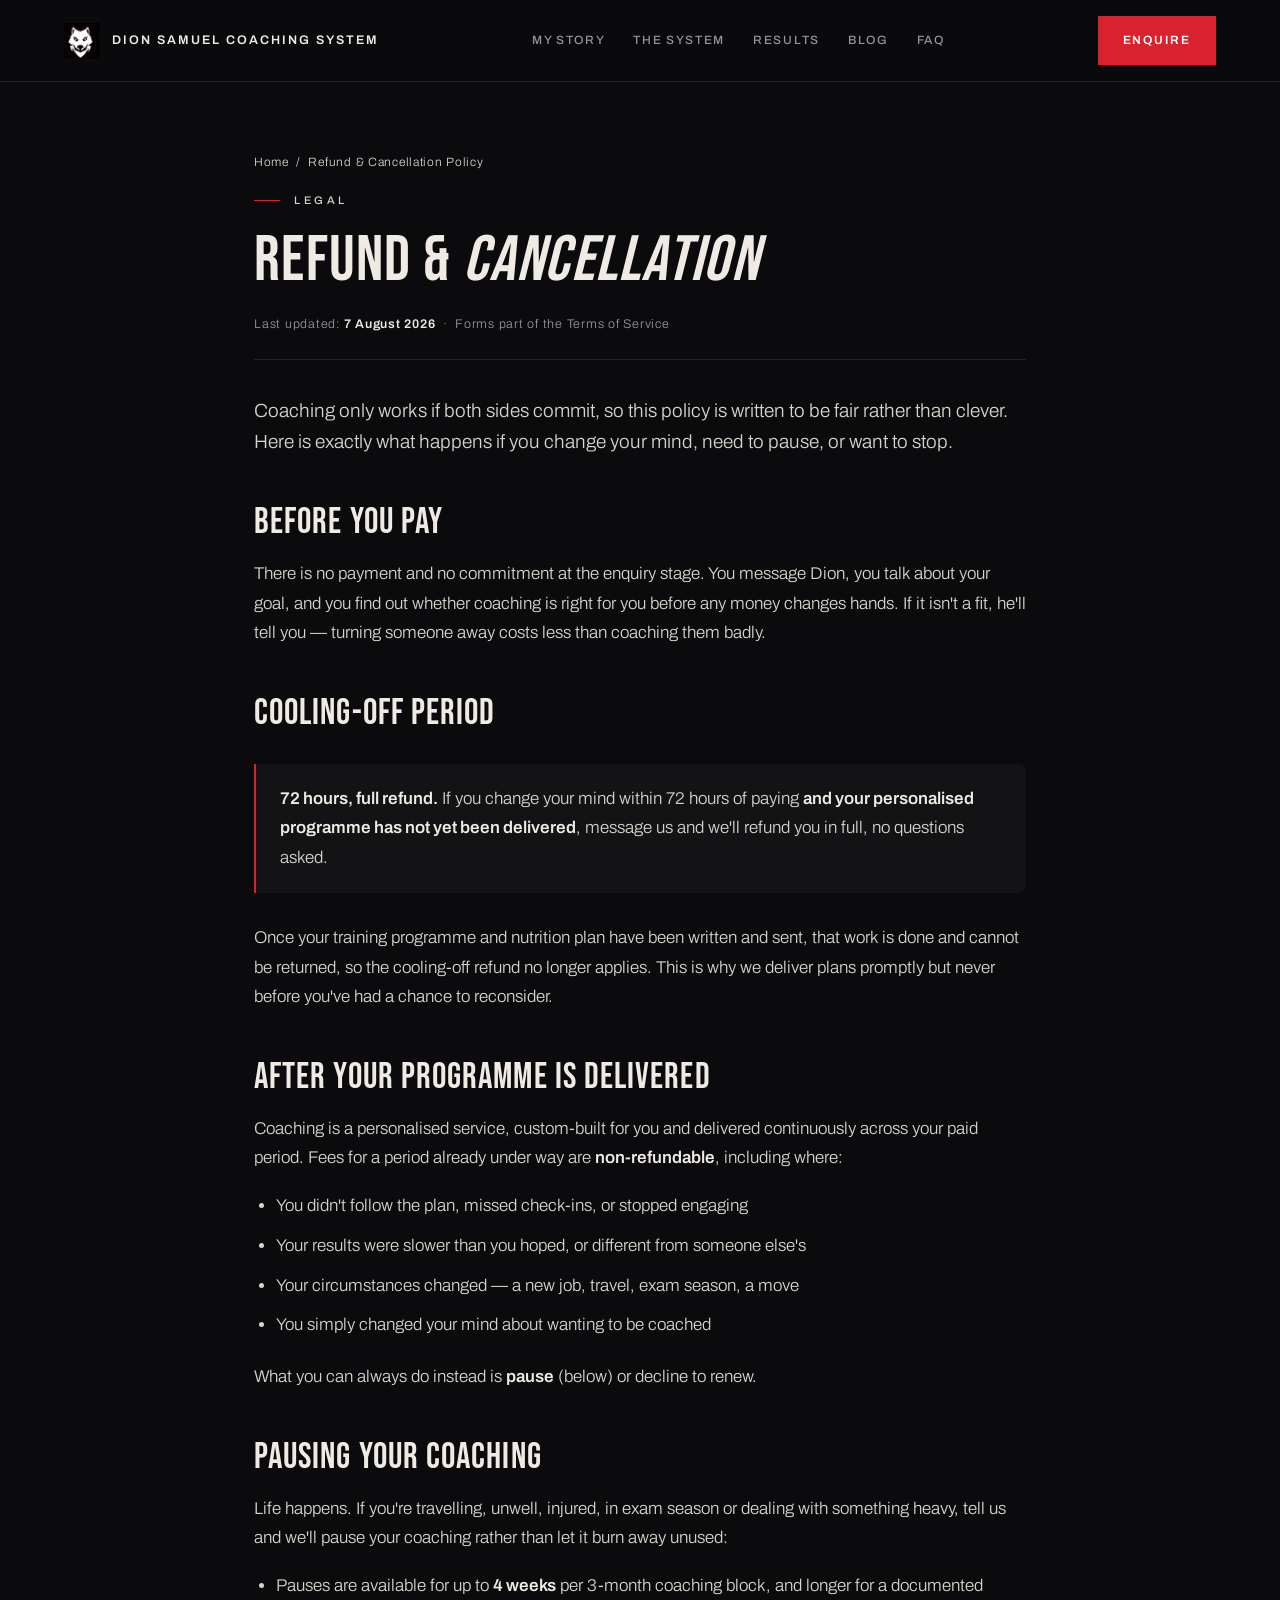
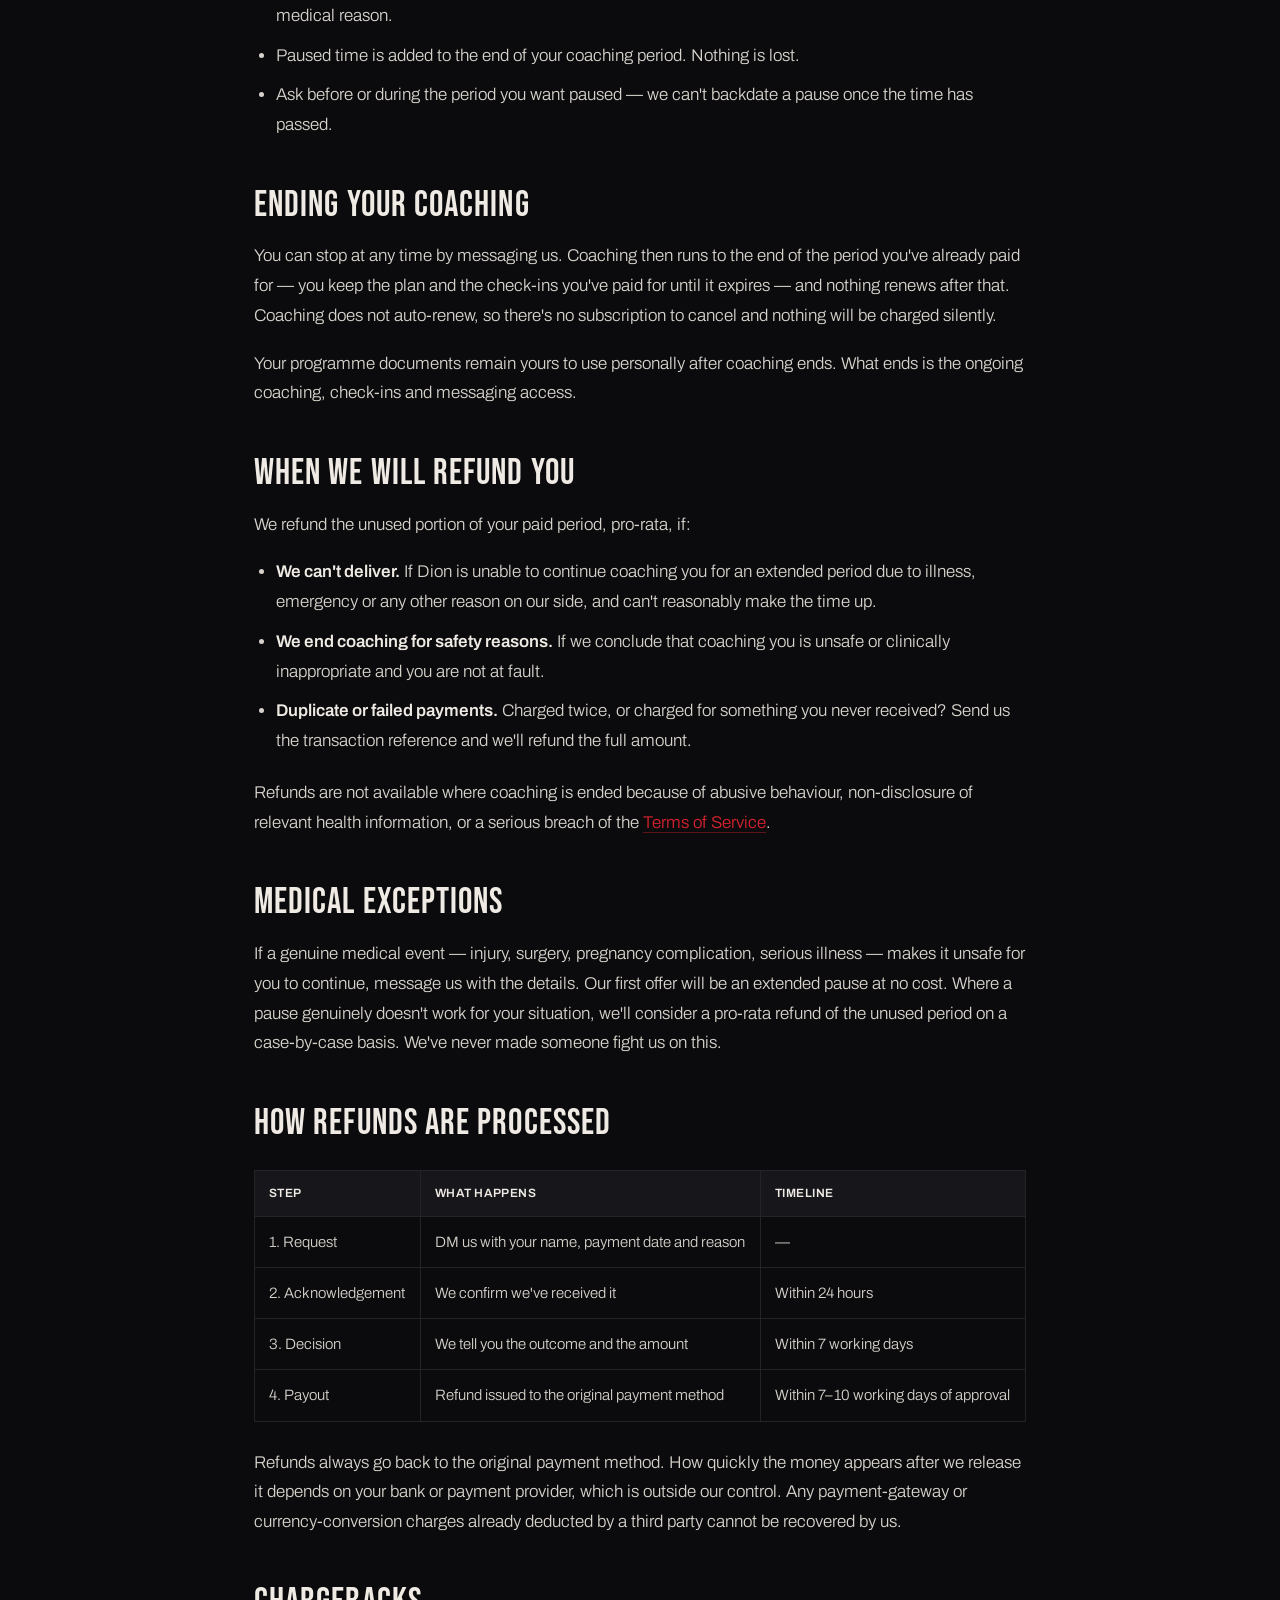
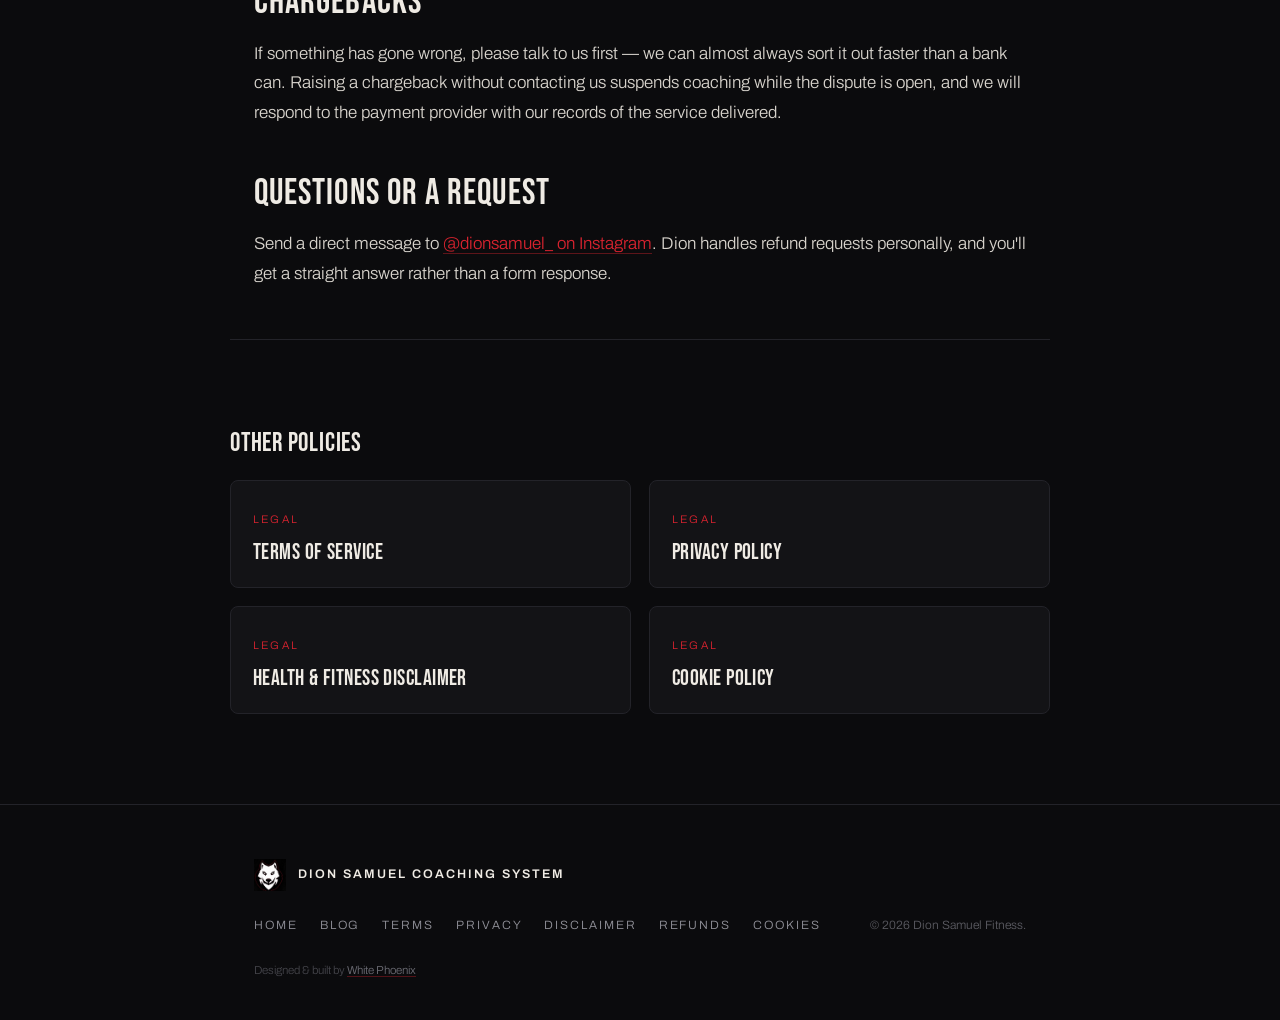
<file: refund-policy.html>
<!DOCTYPE html>
<html lang="en">
<head>
<meta charset="UTF-8">
<meta name="viewport" content="width=device-width, initial-scale=1.0">
<!-- Google tag (gtag.js) — GA4 -->
<script async src="https://www.googletagmanager.com/gtag/js?id=G-144KJ00BF6"></script>
<script>
  window.dataLayer = window.dataLayer || [];
  function gtag(){dataLayer.push(arguments);}
  gtag('js', new Date());
  gtag('config', 'G-144KJ00BF6', {
    anonymize_ip: true,
    allow_google_signals: false,
    allow_ad_personalization_signals: false
  });
</script>
<script src="/analytics.js" defer></script>

<title>Refund &amp; Cancellation Policy | Dion Samuel Coaching System</title>
<meta name="description" content="How cancellations, pauses and refunds work for online coaching with Dion Samuel Coaching System — written plainly, with no fine print.">
<link rel="canonical" href="https://www.dionsamuelfitness.com/refund-policy.html">
<meta property="og:type" content="website">
<meta property="og:title" content="Refund &amp; Cancellation Policy — Dion Samuel Coaching System">
<meta property="og:description" content="How cancellations, pauses and refunds work for online coaching. Plain language, no fine print.">
<meta property="og:url" content="https://www.dionsamuelfitness.com/refund-policy.html">
<meta property="og:site_name" content="Dion Samuel Coaching System">
<link rel="icon" href="/favicon.ico" sizes="48x48">
<link rel="apple-touch-icon" href="/apple-touch-icon.png">
<link rel="preconnect" href="https://fonts.googleapis.com">
<link rel="preconnect" href="https://fonts.gstatic.com" crossorigin>
<link href="https://fonts.googleapis.com/css2?family=Bebas+Neue&family=Archivo:ital,wght@0,300;0,400;0,500;0,600;0,700;1,400&display=swap" rel="stylesheet">
<link rel="stylesheet" href="/legal.css">
</head>
<body>

<header>
  <nav class="nav">
    <a class="brand" href="/"><img src="/images/dsf-wolf-logo.jpg" alt="Dion Samuel Coaching System logo">Dion&nbsp;Samuel&nbsp;Coaching&nbsp;System</a>
    <div class="nav-links">
      <a href="/#story">My Story</a>
      <a href="/#system">The System</a>
      <a href="/#results">Results</a>
      <a href="/blog/">Blog</a>
      <a href="/#faq">FAQ</a>
    </div>
    <a class="btn" href="https://ig.me/m/dionsamuel_?text=Hi%20Dion%2C%20I%20want%20to%20become%20the%20strongest%20version%20of%20myself.%20Can%20we%20talk%20about%20coaching%3F" target="_blank" rel="noopener">Enquire</a>
  </nav>
</header>

<main class="doc">
  <div class="wrap">
    <p class="crumbs"><a href="/">Home</a> &nbsp;/&nbsp; Refund &amp; Cancellation Policy</p>
    <p class="eyebrow">Legal</p>
    <h1>Refund &amp; <em>Cancellation</em></h1>
    <p class="meta">Last updated: <b>7 August 2026</b> &nbsp;·&nbsp; Forms part of the <a href="/terms.html">Terms of Service</a></p>

    <p class="lead">Coaching only works if both sides commit, so this policy is written to be fair rather than clever. Here is exactly what happens if you change your mind, need to pause, or want to stop.</p>

    <h2>Before you pay</h2>
    <p>There is no payment and no commitment at the enquiry stage. You message Dion, you talk about your goal, and you find out whether coaching is right for you before any money changes hands. If it isn't a fit, he'll tell you — turning someone away costs less than coaching them badly.</p>

    <h2>Cooling-off period</h2>
    <div class="callout">
      <p><b>72 hours, full refund.</b> If you change your mind within 72 hours of paying <b>and your personalised programme has not yet been delivered</b>, message us and we'll refund you in full, no questions asked.</p>
    </div>
    <p>Once your training programme and nutrition plan have been written and sent, that work is done and cannot be returned, so the cooling-off refund no longer applies. This is why we deliver plans promptly but never before you've had a chance to reconsider.</p>

    <h2>After your programme is delivered</h2>
    <p>Coaching is a personalised service, custom-built for you and delivered continuously across your paid period. Fees for a period already under way are <b>non-refundable</b>, including where:</p>
    <ul>
      <li>You didn't follow the plan, missed check-ins, or stopped engaging</li>
      <li>Your results were slower than you hoped, or different from someone else's</li>
      <li>Your circumstances changed — a new job, travel, exam season, a move</li>
      <li>You simply changed your mind about wanting to be coached</li>
    </ul>
    <p>What you can always do instead is <b>pause</b> (below) or decline to renew.</p>

    <h2>Pausing your coaching</h2>
    <p>Life happens. If you're travelling, unwell, injured, in exam season or dealing with something heavy, tell us and we'll pause your coaching rather than let it burn away unused:</p>
    <ul>
      <li>Pauses are available for up to <b>4 weeks</b> per 3-month coaching block, and longer for a documented medical reason.</li>
      <li>Paused time is added to the end of your coaching period. Nothing is lost.</li>
      <li>Ask before or during the period you want paused — we can't backdate a pause once the time has passed.</li>
    </ul>

    <h2>Ending your coaching</h2>
    <p>You can stop at any time by messaging us. Coaching then runs to the end of the period you've already paid for — you keep the plan and the check-ins you've paid for until it expires — and nothing renews after that. Coaching does not auto-renew, so there's no subscription to cancel and nothing will be charged silently.</p>
    <p>Your programme documents remain yours to use personally after coaching ends. What ends is the ongoing coaching, check-ins and messaging access.</p>

    <h2>When we will refund you</h2>
    <p>We refund the unused portion of your paid period, pro-rata, if:</p>
    <ul>
      <li><b>We can't deliver.</b> If Dion is unable to continue coaching you for an extended period due to illness, emergency or any other reason on our side, and can't reasonably make the time up.</li>
      <li><b>We end coaching for safety reasons.</b> If we conclude that coaching you is unsafe or clinically inappropriate and you are not at fault.</li>
      <li><b>Duplicate or failed payments.</b> Charged twice, or charged for something you never received? Send us the transaction reference and we'll refund the full amount.</li>
    </ul>
    <p>Refunds are not available where coaching is ended because of abusive behaviour, non-disclosure of relevant health information, or a serious breach of the <a class="inline" href="/terms.html">Terms of Service</a>.</p>

    <h2>Medical exceptions</h2>
    <p>If a genuine medical event — injury, surgery, pregnancy complication, serious illness — makes it unsafe for you to continue, message us with the details. Our first offer will be an extended pause at no cost. Where a pause genuinely doesn't work for your situation, we'll consider a pro-rata refund of the unused period on a case-by-case basis. We've never made someone fight us on this.</p>

    <h2>How refunds are processed</h2>
    <div class="table-wrap">
      <table>
        <thead><tr><th>Step</th><th>What happens</th><th>Timeline</th></tr></thead>
        <tbody>
          <tr><td>1. Request</td><td>DM us with your name, payment date and reason</td><td>—</td></tr>
          <tr><td>2. Acknowledgement</td><td>We confirm we've received it</td><td>Within 24 hours</td></tr>
          <tr><td>3. Decision</td><td>We tell you the outcome and the amount</td><td>Within 7 working days</td></tr>
          <tr><td>4. Payout</td><td>Refund issued to the original payment method</td><td>Within 7–10 working days of approval</td></tr>
        </tbody>
      </table>
    </div>
    <p>Refunds always go back to the original payment method. How quickly the money appears after we release it depends on your bank or payment provider, which is outside our control. Any payment-gateway or currency-conversion charges already deducted by a third party cannot be recovered by us.</p>

    <h2>Chargebacks</h2>
    <p>If something has gone wrong, please talk to us first — we can almost always sort it out faster than a bank can. Raising a chargeback without contacting us suspends coaching while the dispute is open, and we will respond to the payment provider with our records of the service delivered.</p>

    <h2>Questions or a request</h2>
    <p>Send a direct message to <a class="inline" href="https://www.instagram.com/dionsamuel_/" target="_blank" rel="noopener">@dionsamuel_ on Instagram</a>. Dion handles refund requests personally, and you'll get a straight answer rather than a form response.</p>
  </div>

  <div class="wrap doc-links">
    <h2>Other policies</h2>
    <div class="doc-grid">
      <a class="doc-card" href="/terms.html"><span>Legal</span><b>Terms of Service</b></a>
      <a class="doc-card" href="/privacy.html"><span>Legal</span><b>Privacy Policy</b></a>
      <a class="doc-card" href="/disclaimer.html"><span>Legal</span><b>Health &amp; Fitness Disclaimer</b></a>
      <a class="doc-card" href="/cookie-policy.html"><span>Legal</span><b>Cookie Policy</b></a>
    </div>
  </div>
</main>

<footer>
  <div class="wrap foot">
    <a class="brand" href="/"><img src="/images/dsf-wolf-logo.jpg" alt="DSF logo">Dion&nbsp;Samuel&nbsp;Coaching&nbsp;System</a>
    <div class="foot-links"><a href="/">Home</a><a href="/blog/">Blog</a><a href="/terms.html">Terms</a><a href="/privacy.html">Privacy</a><a href="/disclaimer.html">Disclaimer</a><a href="/refund-policy.html">Refunds</a><a href="/cookie-policy.html">Cookies</a></div>
    <small>© 2026 Dion Samuel Fitness.</small>
    <small class="credit">Designed &amp; built by <a href="https://whitephoenixconsulting.com/" target="_blank" rel="noopener">White Phoenix</a></small>
  </div>
</footer>
</body>
</html>
</file>
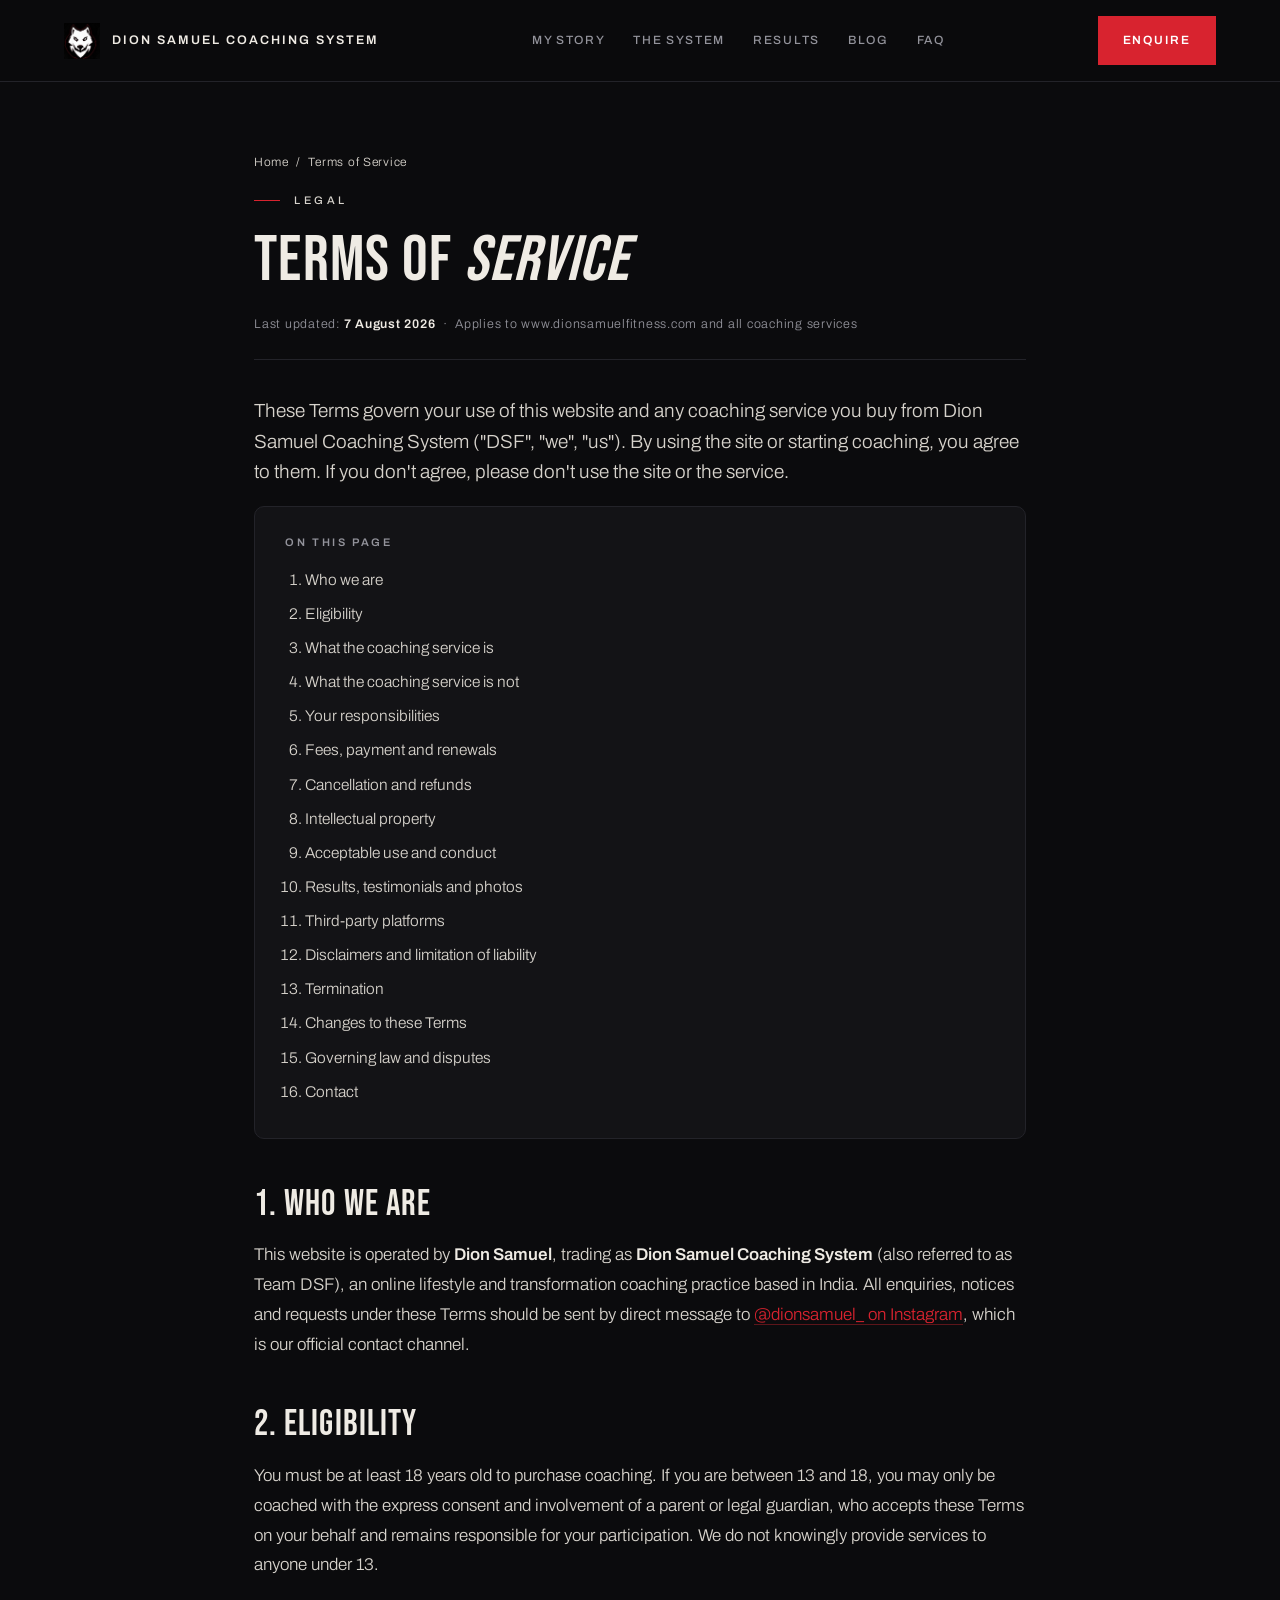
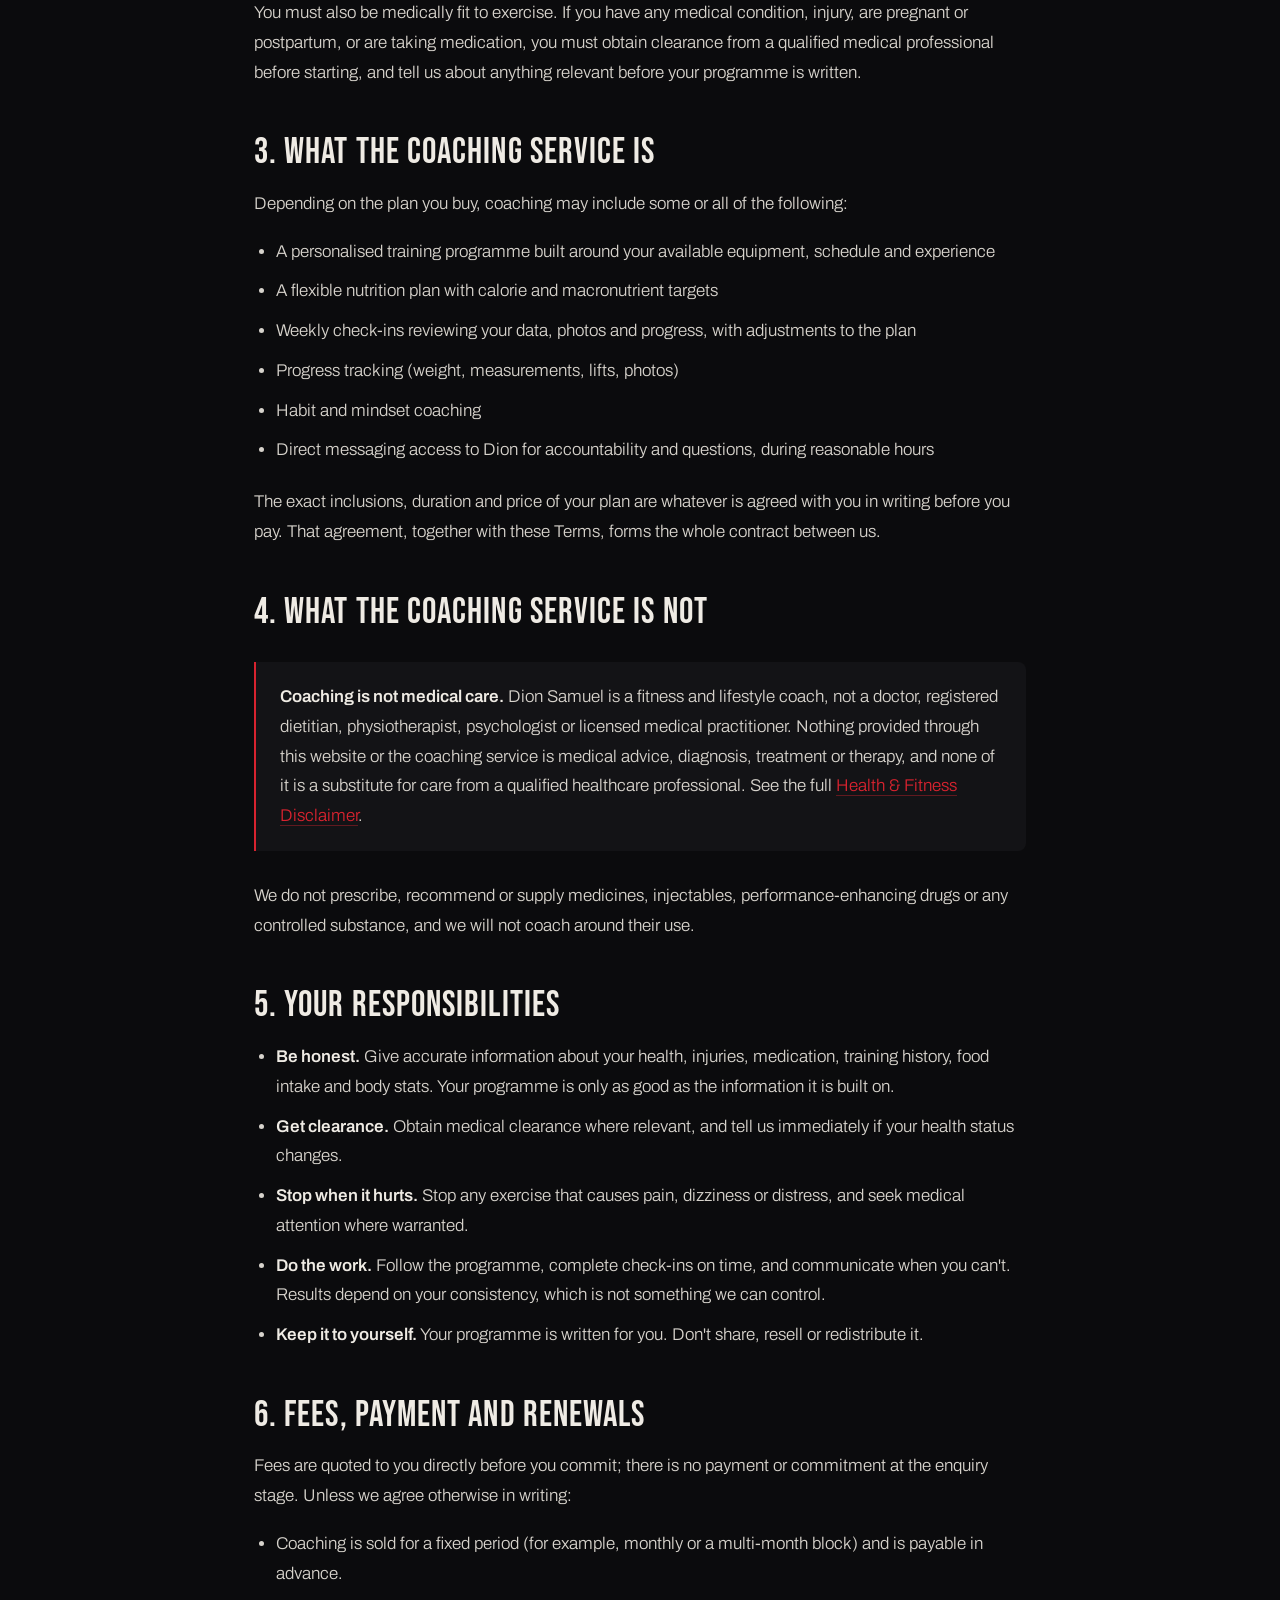
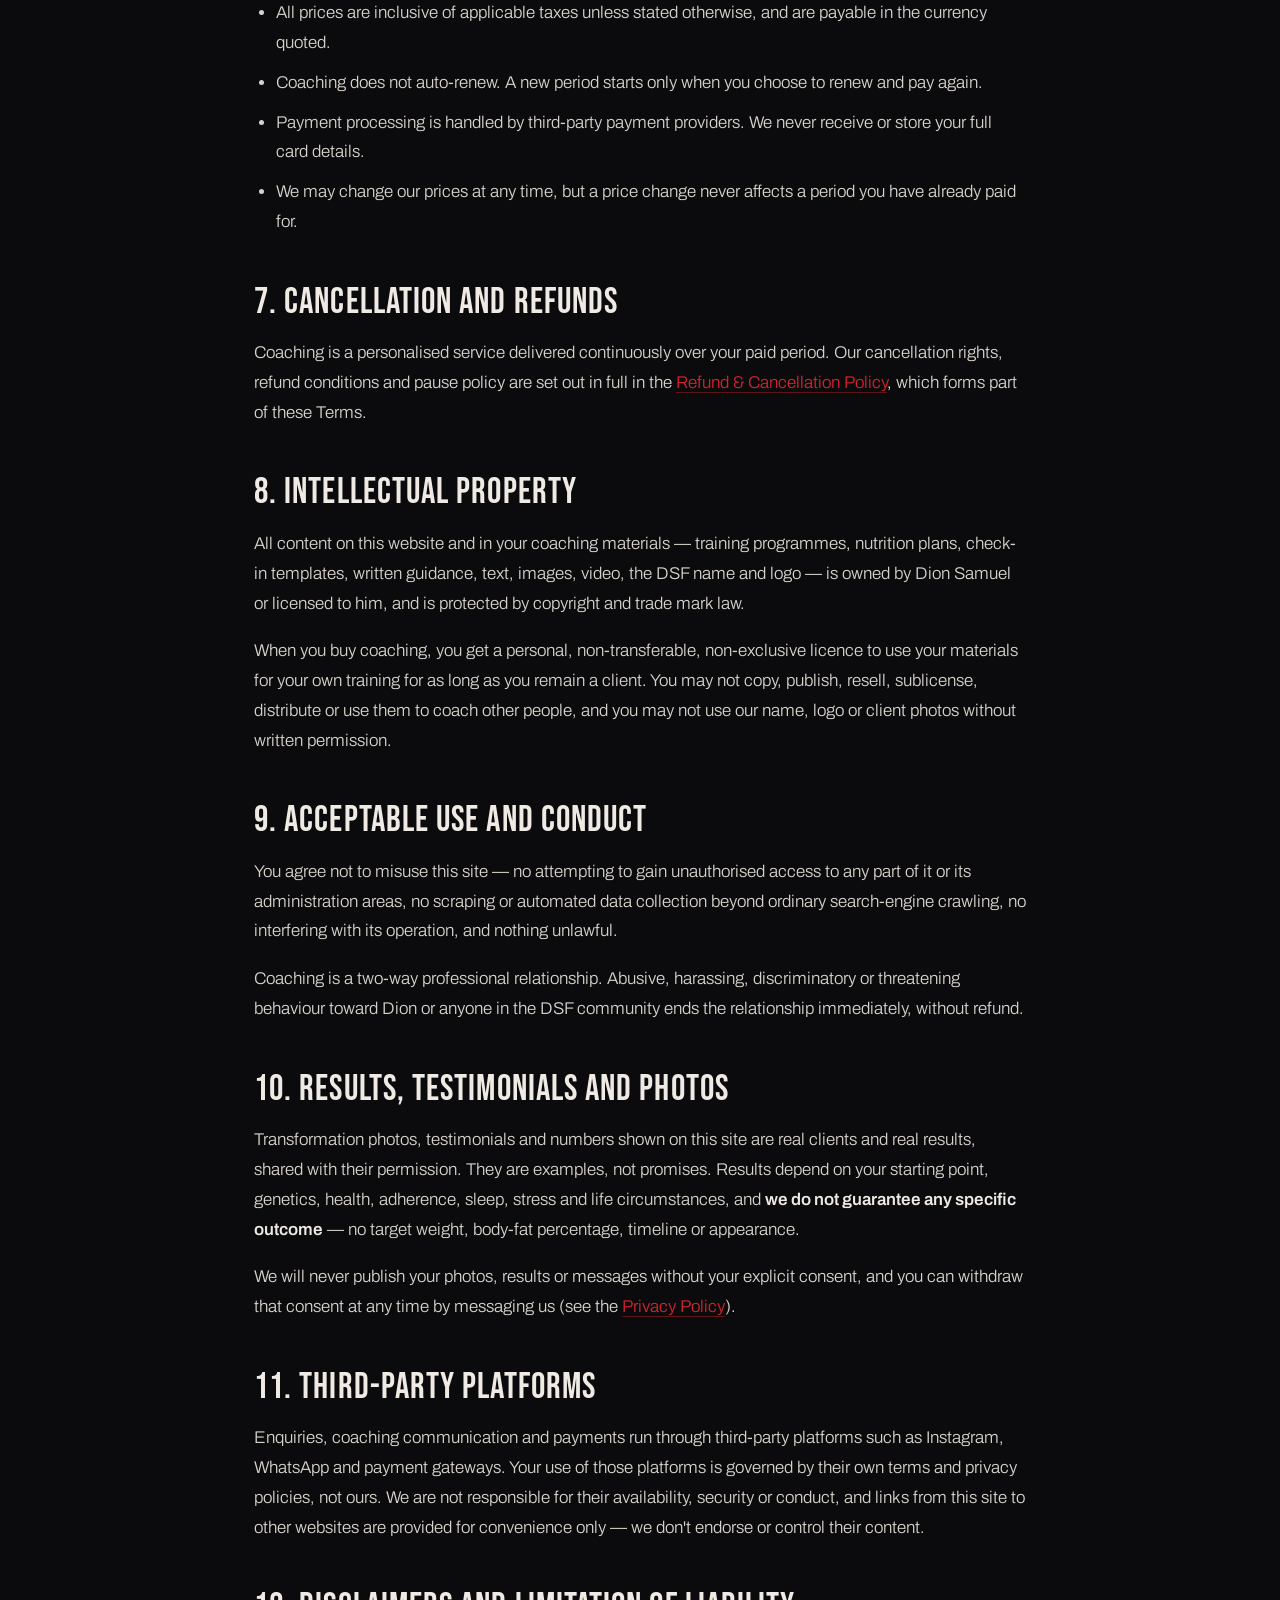
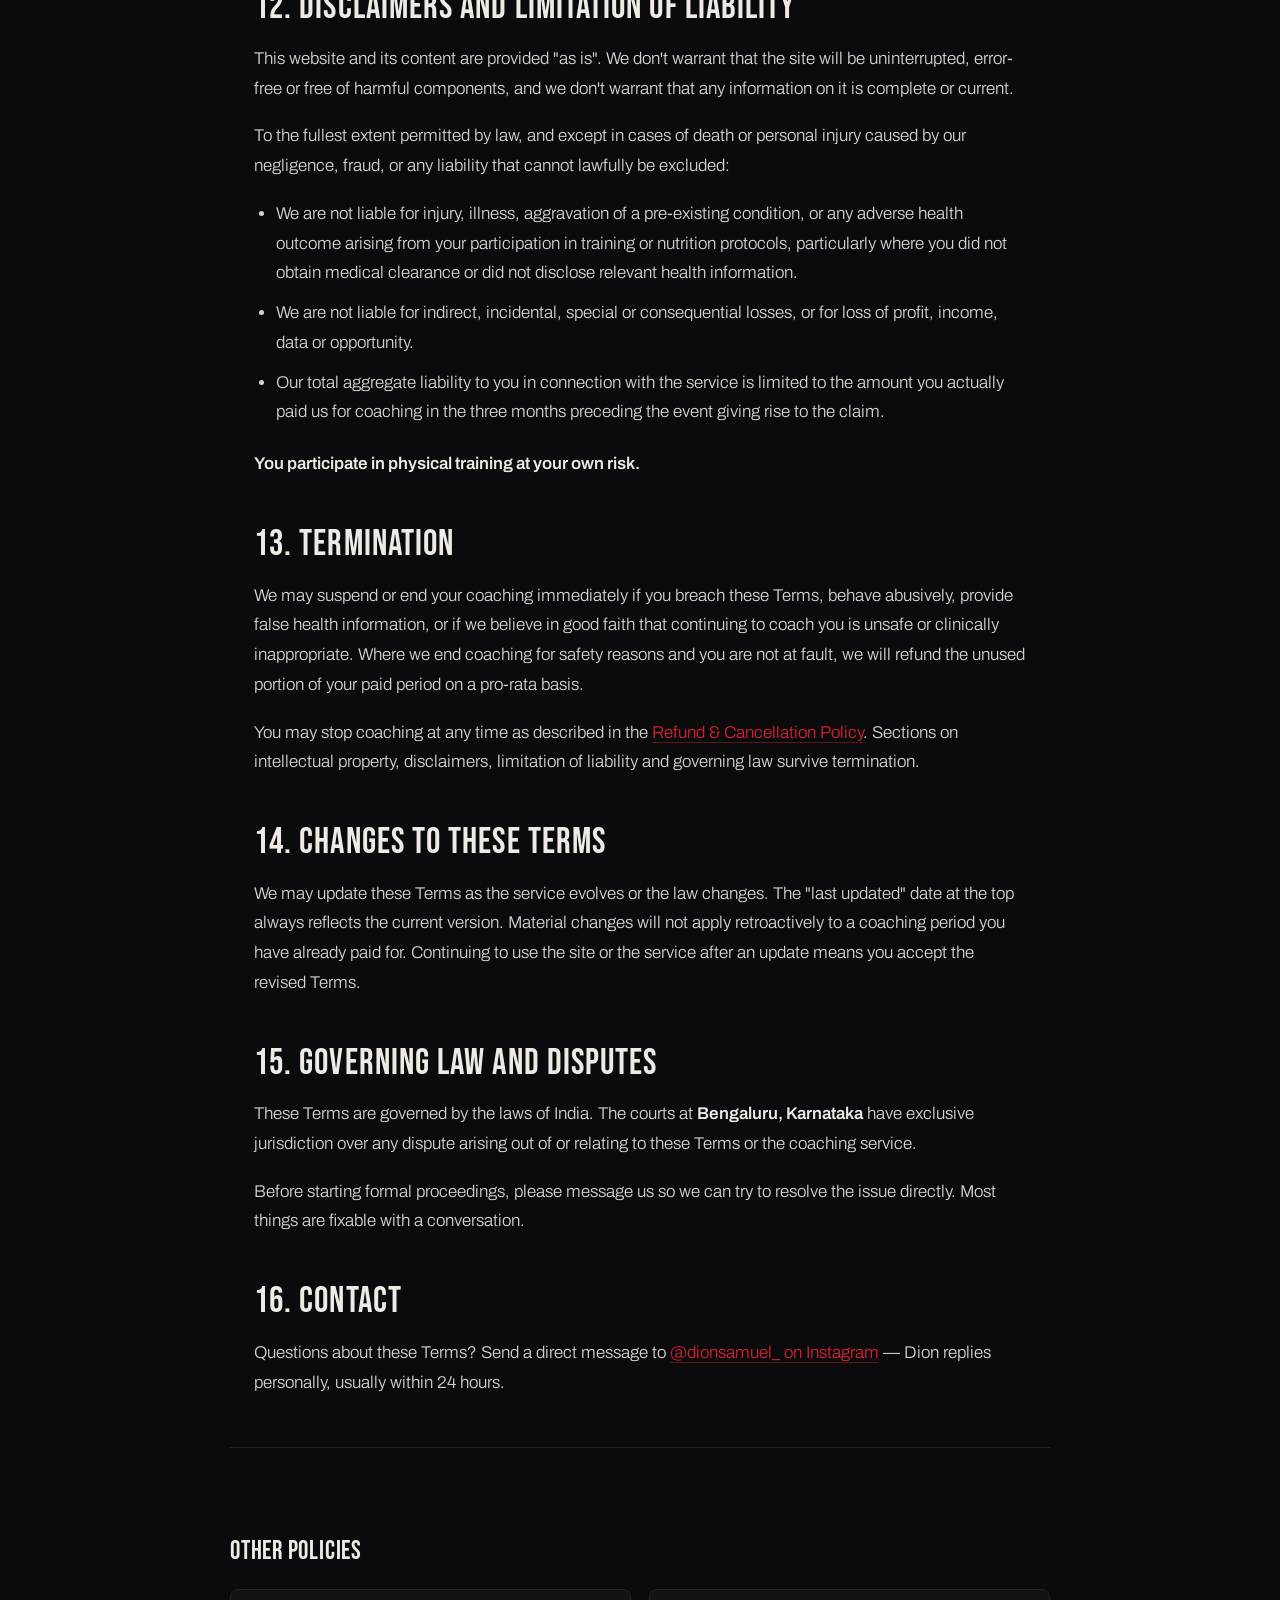
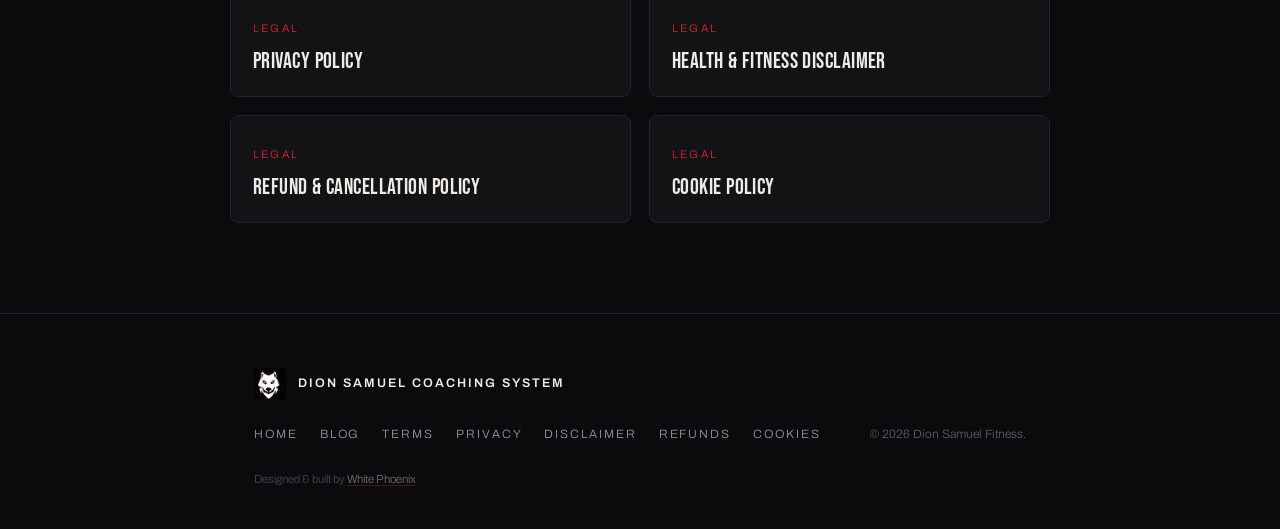
<file: terms.html>
<!DOCTYPE html>
<html lang="en">
<head>
<meta charset="UTF-8">
<meta name="viewport" content="width=device-width, initial-scale=1.0">
<!-- Google tag (gtag.js) — GA4 -->
<script async src="https://www.googletagmanager.com/gtag/js?id=G-144KJ00BF6"></script>
<script>
  window.dataLayer = window.dataLayer || [];
  function gtag(){dataLayer.push(arguments);}
  gtag('js', new Date());
  gtag('config', 'G-144KJ00BF6', {
    anonymize_ip: true,
    allow_google_signals: false,
    allow_ad_personalization_signals: false
  });
</script>
<script src="/analytics.js" defer></script>

<title>Terms of Service | Dion Samuel Coaching System</title>
<meta name="description" content="The terms that govern use of dionsamuelfitness.com and the online coaching services provided by Dion Samuel Coaching System.">
<link rel="canonical" href="https://www.dionsamuelfitness.com/terms.html">
<meta property="og:type" content="website">
<meta property="og:title" content="Terms of Service — Dion Samuel Coaching System">
<meta property="og:description" content="The terms that govern use of this website and the online coaching services provided by Dion Samuel.">
<meta property="og:url" content="https://www.dionsamuelfitness.com/terms.html">
<meta property="og:site_name" content="Dion Samuel Coaching System">
<link rel="icon" href="/favicon.ico" sizes="48x48">
<link rel="apple-touch-icon" href="/apple-touch-icon.png">
<link rel="preconnect" href="https://fonts.googleapis.com">
<link rel="preconnect" href="https://fonts.gstatic.com" crossorigin>
<link href="https://fonts.googleapis.com/css2?family=Bebas+Neue&family=Archivo:ital,wght@0,300;0,400;0,500;0,600;0,700;1,400&display=swap" rel="stylesheet">
<link rel="stylesheet" href="/legal.css">
</head>
<body>

<header>
  <nav class="nav">
    <a class="brand" href="/"><img src="/images/dsf-wolf-logo.jpg" alt="Dion Samuel Coaching System logo">Dion&nbsp;Samuel&nbsp;Coaching&nbsp;System</a>
    <div class="nav-links">
      <a href="/#story">My Story</a>
      <a href="/#system">The System</a>
      <a href="/#results">Results</a>
      <a href="/blog/">Blog</a>
      <a href="/#faq">FAQ</a>
    </div>
    <a class="btn" href="https://ig.me/m/dionsamuel_?text=Hi%20Dion%2C%20I%20want%20to%20become%20the%20strongest%20version%20of%20myself.%20Can%20we%20talk%20about%20coaching%3F" target="_blank" rel="noopener">Enquire</a>
  </nav>
</header>

<main class="doc">
  <div class="wrap">
    <p class="crumbs"><a href="/">Home</a> &nbsp;/&nbsp; Terms of Service</p>
    <p class="eyebrow">Legal</p>
    <h1>Terms of <em>Service</em></h1>
    <p class="meta">Last updated: <b>7 August 2026</b> &nbsp;·&nbsp; Applies to www.dionsamuelfitness.com and all coaching services</p>

    <p class="lead">These Terms govern your use of this website and any coaching service you buy from Dion Samuel Coaching System ("DSF", "we", "us"). By using the site or starting coaching, you agree to them. If you don't agree, please don't use the site or the service.</p>

    <div class="toc">
      <b>On this page</b>
      <ol>
        <li><a href="#who">Who we are</a></li>
        <li><a href="#eligibility">Eligibility</a></li>
        <li><a href="#service">What the coaching service is</a></li>
        <li><a href="#not">What the coaching service is not</a></li>
        <li><a href="#responsibilities">Your responsibilities</a></li>
        <li><a href="#fees">Fees, payment and renewals</a></li>
        <li><a href="#cancellation">Cancellation and refunds</a></li>
        <li><a href="#ip">Intellectual property</a></li>
        <li><a href="#conduct">Acceptable use and conduct</a></li>
        <li><a href="#testimonials">Results, testimonials and photos</a></li>
        <li><a href="#third">Third-party platforms</a></li>
        <li><a href="#liability">Disclaimers and limitation of liability</a></li>
        <li><a href="#termination">Termination</a></li>
        <li><a href="#changes">Changes to these Terms</a></li>
        <li><a href="#law">Governing law and disputes</a></li>
        <li><a href="#contact">Contact</a></li>
      </ol>
    </div>

    <h2 id="who">1. Who we are</h2>
    <p>This website is operated by <b>Dion Samuel</b>, trading as <b>Dion Samuel Coaching System</b> (also referred to as Team DSF), an online lifestyle and transformation coaching practice based in India. All enquiries, notices and requests under these Terms should be sent by direct message to <a class="inline" href="https://www.instagram.com/dionsamuel_/" target="_blank" rel="noopener">@dionsamuel_ on Instagram</a>, which is our official contact channel.</p>

    <h2 id="eligibility">2. Eligibility</h2>
    <p>You must be at least 18 years old to purchase coaching. If you are between 13 and 18, you may only be coached with the express consent and involvement of a parent or legal guardian, who accepts these Terms on your behalf and remains responsible for your participation. We do not knowingly provide services to anyone under 13.</p>
    <p>You must also be medically fit to exercise. If you have any medical condition, injury, are pregnant or postpartum, or are taking medication, you must obtain clearance from a qualified medical professional before starting, and tell us about anything relevant before your programme is written.</p>

    <h2 id="service">3. What the coaching service is</h2>
    <p>Depending on the plan you buy, coaching may include some or all of the following:</p>
    <ul>
      <li>A personalised training programme built around your available equipment, schedule and experience</li>
      <li>A flexible nutrition plan with calorie and macronutrient targets</li>
      <li>Weekly check-ins reviewing your data, photos and progress, with adjustments to the plan</li>
      <li>Progress tracking (weight, measurements, lifts, photos)</li>
      <li>Habit and mindset coaching</li>
      <li>Direct messaging access to Dion for accountability and questions, during reasonable hours</li>
    </ul>
    <p>The exact inclusions, duration and price of your plan are whatever is agreed with you in writing before you pay. That agreement, together with these Terms, forms the whole contract between us.</p>

    <h2 id="not">4. What the coaching service is not</h2>
    <div class="callout">
      <p><b>Coaching is not medical care.</b> Dion Samuel is a fitness and lifestyle coach, not a doctor, registered dietitian, physiotherapist, psychologist or licensed medical practitioner. Nothing provided through this website or the coaching service is medical advice, diagnosis, treatment or therapy, and none of it is a substitute for care from a qualified healthcare professional. See the full <a class="inline" href="/disclaimer.html">Health &amp; Fitness Disclaimer</a>.</p>
    </div>
    <p>We do not prescribe, recommend or supply medicines, injectables, performance-enhancing drugs or any controlled substance, and we will not coach around their use.</p>

    <h2 id="responsibilities">5. Your responsibilities</h2>
    <ul>
      <li><b>Be honest.</b> Give accurate information about your health, injuries, medication, training history, food intake and body stats. Your programme is only as good as the information it is built on.</li>
      <li><b>Get clearance.</b> Obtain medical clearance where relevant, and tell us immediately if your health status changes.</li>
      <li><b>Stop when it hurts.</b> Stop any exercise that causes pain, dizziness or distress, and seek medical attention where warranted.</li>
      <li><b>Do the work.</b> Follow the programme, complete check-ins on time, and communicate when you can't. Results depend on your consistency, which is not something we can control.</li>
      <li><b>Keep it to yourself.</b> Your programme is written for you. Don't share, resell or redistribute it.</li>
    </ul>

    <h2 id="fees">6. Fees, payment and renewals</h2>
    <p>Fees are quoted to you directly before you commit; there is no payment or commitment at the enquiry stage. Unless we agree otherwise in writing:</p>
    <ul>
      <li>Coaching is sold for a fixed period (for example, monthly or a multi-month block) and is payable in advance.</li>
      <li>All prices are inclusive of applicable taxes unless stated otherwise, and are payable in the currency quoted.</li>
      <li>Coaching does not auto-renew. A new period starts only when you choose to renew and pay again.</li>
      <li>Payment processing is handled by third-party payment providers. We never receive or store your full card details.</li>
      <li>We may change our prices at any time, but a price change never affects a period you have already paid for.</li>
    </ul>

    <h2 id="cancellation">7. Cancellation and refunds</h2>
    <p>Coaching is a personalised service delivered continuously over your paid period. Our cancellation rights, refund conditions and pause policy are set out in full in the <a class="inline" href="/refund-policy.html">Refund &amp; Cancellation Policy</a>, which forms part of these Terms.</p>

    <h2 id="ip">8. Intellectual property</h2>
    <p>All content on this website and in your coaching materials — training programmes, nutrition plans, check-in templates, written guidance, text, images, video, the DSF name and logo — is owned by Dion Samuel or licensed to him, and is protected by copyright and trade mark law.</p>
    <p>When you buy coaching, you get a personal, non-transferable, non-exclusive licence to use your materials for your own training for as long as you remain a client. You may not copy, publish, resell, sublicense, distribute or use them to coach other people, and you may not use our name, logo or client photos without written permission.</p>

    <h2 id="conduct">9. Acceptable use and conduct</h2>
    <p>You agree not to misuse this site — no attempting to gain unauthorised access to any part of it or its administration areas, no scraping or automated data collection beyond ordinary search-engine crawling, no interfering with its operation, and nothing unlawful.</p>
    <p>Coaching is a two-way professional relationship. Abusive, harassing, discriminatory or threatening behaviour toward Dion or anyone in the DSF community ends the relationship immediately, without refund.</p>

    <h2 id="testimonials">10. Results, testimonials and photos</h2>
    <p>Transformation photos, testimonials and numbers shown on this site are real clients and real results, shared with their permission. They are examples, not promises. Results depend on your starting point, genetics, health, adherence, sleep, stress and life circumstances, and <b>we do not guarantee any specific outcome</b> — no target weight, body-fat percentage, timeline or appearance.</p>
    <p>We will never publish your photos, results or messages without your explicit consent, and you can withdraw that consent at any time by messaging us (see the <a class="inline" href="/privacy.html">Privacy Policy</a>).</p>

    <h2 id="third">11. Third-party platforms</h2>
    <p>Enquiries, coaching communication and payments run through third-party platforms such as Instagram, WhatsApp and payment gateways. Your use of those platforms is governed by their own terms and privacy policies, not ours. We are not responsible for their availability, security or conduct, and links from this site to other websites are provided for convenience only — we don't endorse or control their content.</p>

    <h2 id="liability">12. Disclaimers and limitation of liability</h2>
    <p>This website and its content are provided "as is". We don't warrant that the site will be uninterrupted, error-free or free of harmful components, and we don't warrant that any information on it is complete or current.</p>
    <p>To the fullest extent permitted by law, and except in cases of death or personal injury caused by our negligence, fraud, or any liability that cannot lawfully be excluded:</p>
    <ul>
      <li>We are not liable for injury, illness, aggravation of a pre-existing condition, or any adverse health outcome arising from your participation in training or nutrition protocols, particularly where you did not obtain medical clearance or did not disclose relevant health information.</li>
      <li>We are not liable for indirect, incidental, special or consequential losses, or for loss of profit, income, data or opportunity.</li>
      <li>Our total aggregate liability to you in connection with the service is limited to the amount you actually paid us for coaching in the three months preceding the event giving rise to the claim.</li>
    </ul>
    <p><b>You participate in physical training at your own risk.</b></p>

    <h2 id="termination">13. Termination</h2>
    <p>We may suspend or end your coaching immediately if you breach these Terms, behave abusively, provide false health information, or if we believe in good faith that continuing to coach you is unsafe or clinically inappropriate. Where we end coaching for safety reasons and you are not at fault, we will refund the unused portion of your paid period on a pro-rata basis.</p>
    <p>You may stop coaching at any time as described in the <a class="inline" href="/refund-policy.html">Refund &amp; Cancellation Policy</a>. Sections on intellectual property, disclaimers, limitation of liability and governing law survive termination.</p>

    <h2 id="changes">14. Changes to these Terms</h2>
    <p>We may update these Terms as the service evolves or the law changes. The "last updated" date at the top always reflects the current version. Material changes will not apply retroactively to a coaching period you have already paid for. Continuing to use the site or the service after an update means you accept the revised Terms.</p>

    <h2 id="law">15. Governing law and disputes</h2>
    <p>These Terms are governed by the laws of India. The courts at <b>Bengaluru, Karnataka</b> have exclusive jurisdiction over any dispute arising out of or relating to these Terms or the coaching service.</p>
    <p>Before starting formal proceedings, please message us so we can try to resolve the issue directly. Most things are fixable with a conversation.</p>

    <h2 id="contact">16. Contact</h2>
    <p>Questions about these Terms? Send a direct message to <a class="inline" href="https://www.instagram.com/dionsamuel_/" target="_blank" rel="noopener">@dionsamuel_ on Instagram</a> — Dion replies personally, usually within 24 hours.</p>
  </div>

  <div class="wrap doc-links">
    <h2>Other policies</h2>
    <div class="doc-grid">
      <a class="doc-card" href="/privacy.html"><span>Legal</span><b>Privacy Policy</b></a>
      <a class="doc-card" href="/disclaimer.html"><span>Legal</span><b>Health &amp; Fitness Disclaimer</b></a>
      <a class="doc-card" href="/refund-policy.html"><span>Legal</span><b>Refund &amp; Cancellation Policy</b></a>
      <a class="doc-card" href="/cookie-policy.html"><span>Legal</span><b>Cookie Policy</b></a>
    </div>
  </div>
</main>

<footer>
  <div class="wrap foot">
    <a class="brand" href="/"><img src="/images/dsf-wolf-logo.jpg" alt="DSF logo">Dion&nbsp;Samuel&nbsp;Coaching&nbsp;System</a>
    <div class="foot-links"><a href="/">Home</a><a href="/blog/">Blog</a><a href="/terms.html">Terms</a><a href="/privacy.html">Privacy</a><a href="/disclaimer.html">Disclaimer</a><a href="/refund-policy.html">Refunds</a><a href="/cookie-policy.html">Cookies</a></div>
    <small>© 2026 Dion Samuel Fitness.</small>
    <small class="credit">Designed &amp; built by <a href="https://whitephoenixconsulting.com/" target="_blank" rel="noopener">White Phoenix</a></small>
  </div>
</footer>
</body>
</html>
</file>
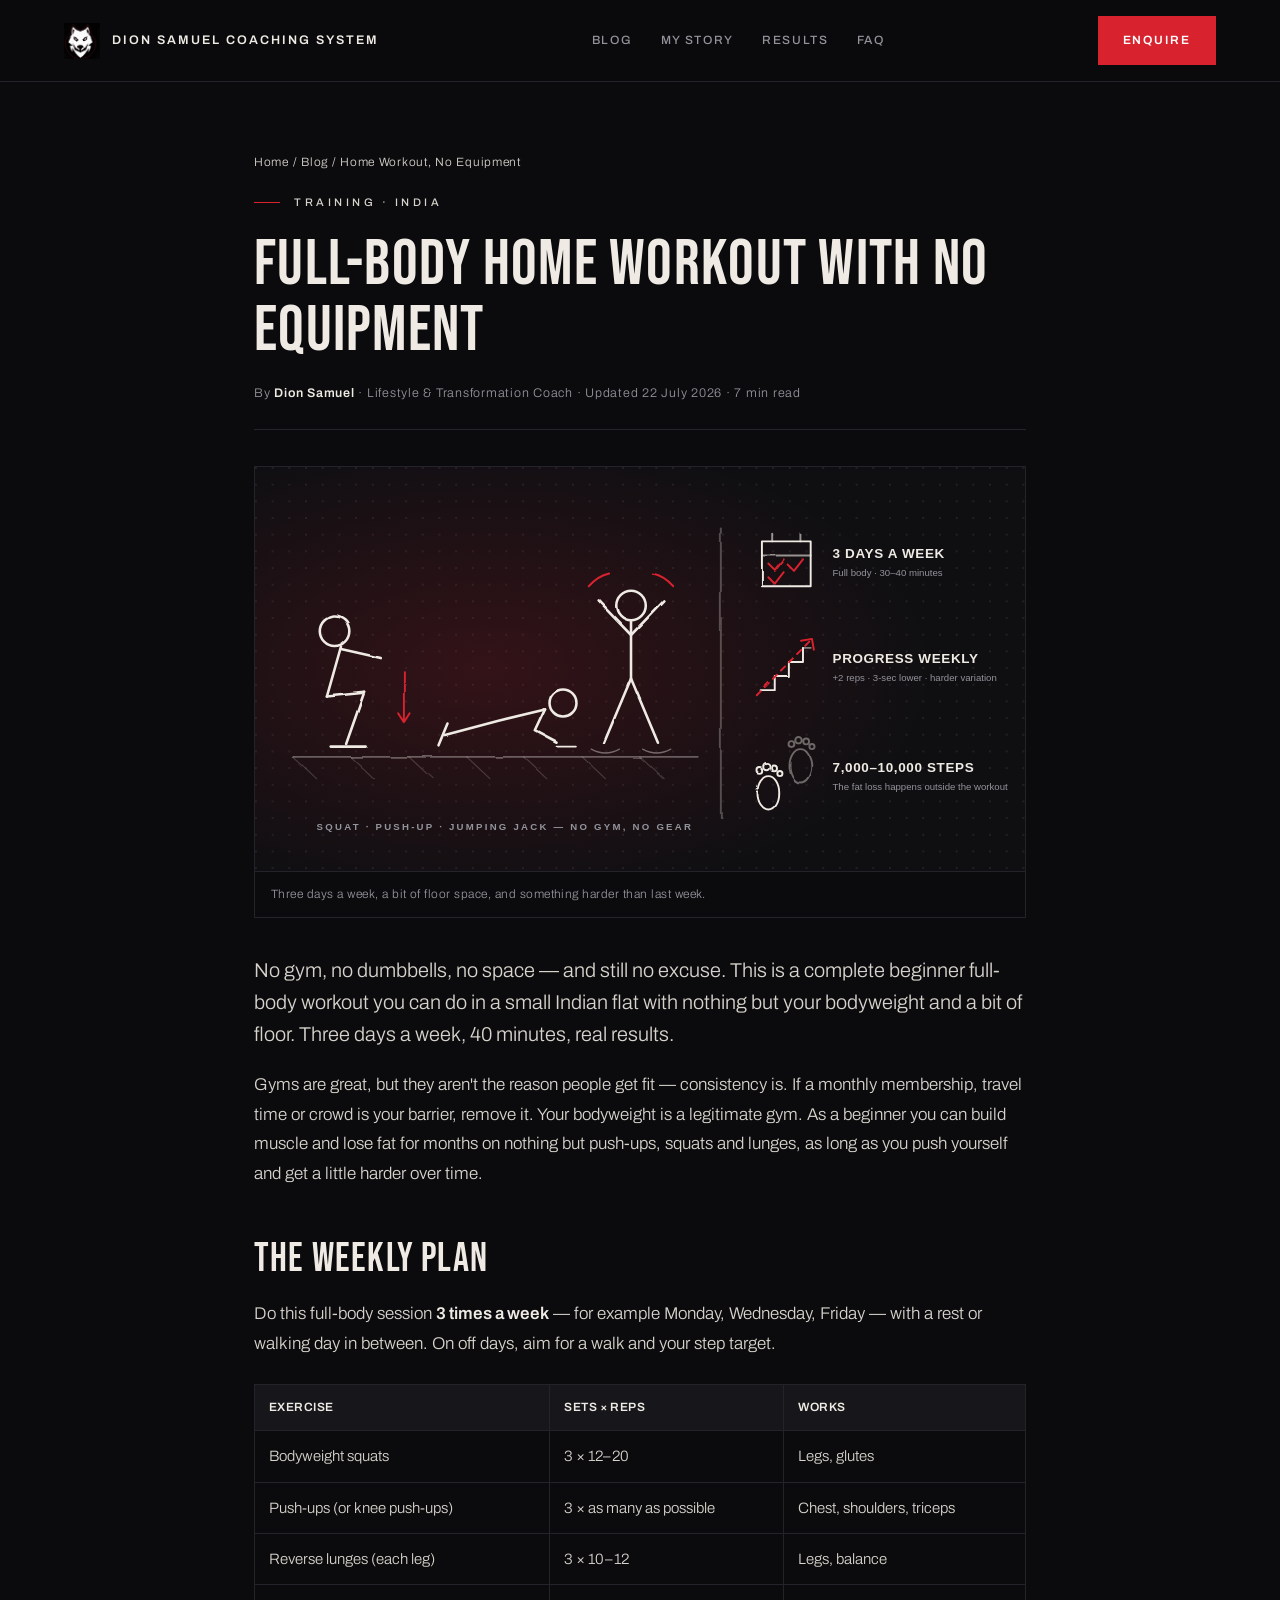
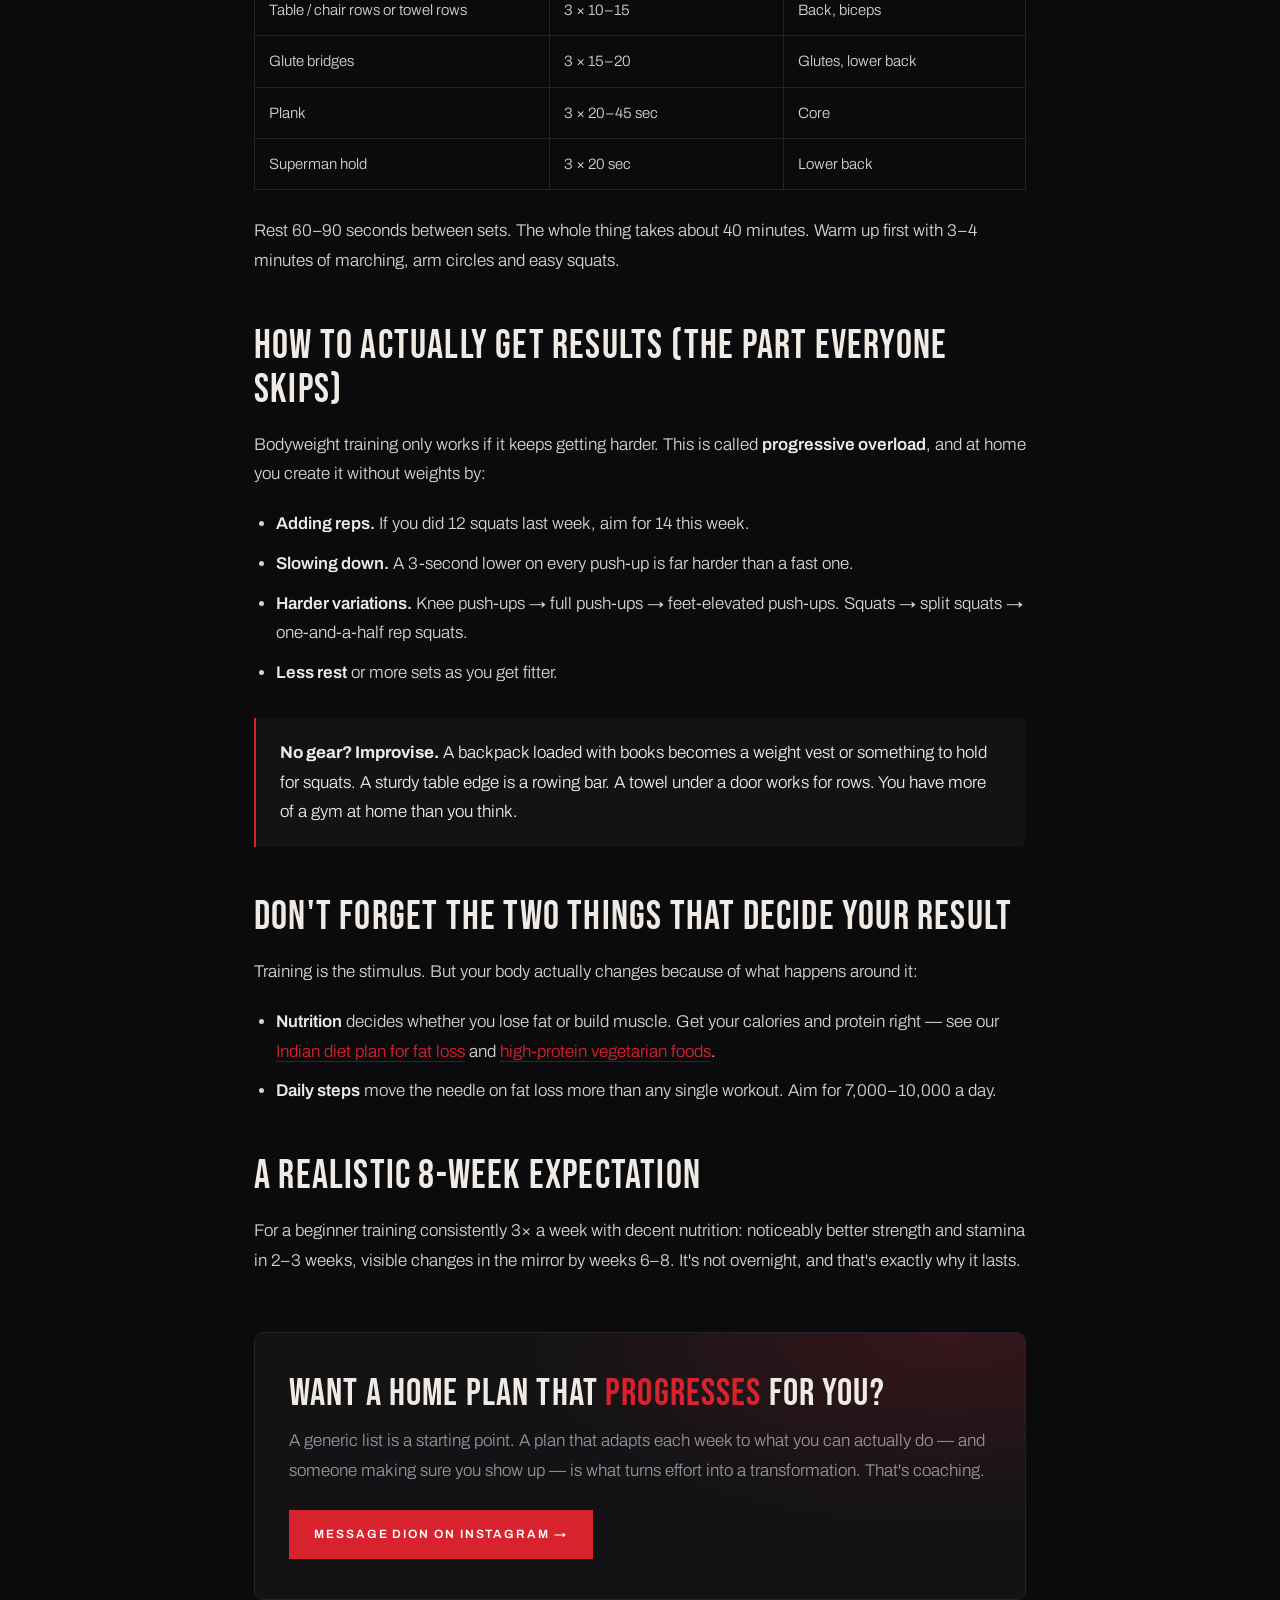
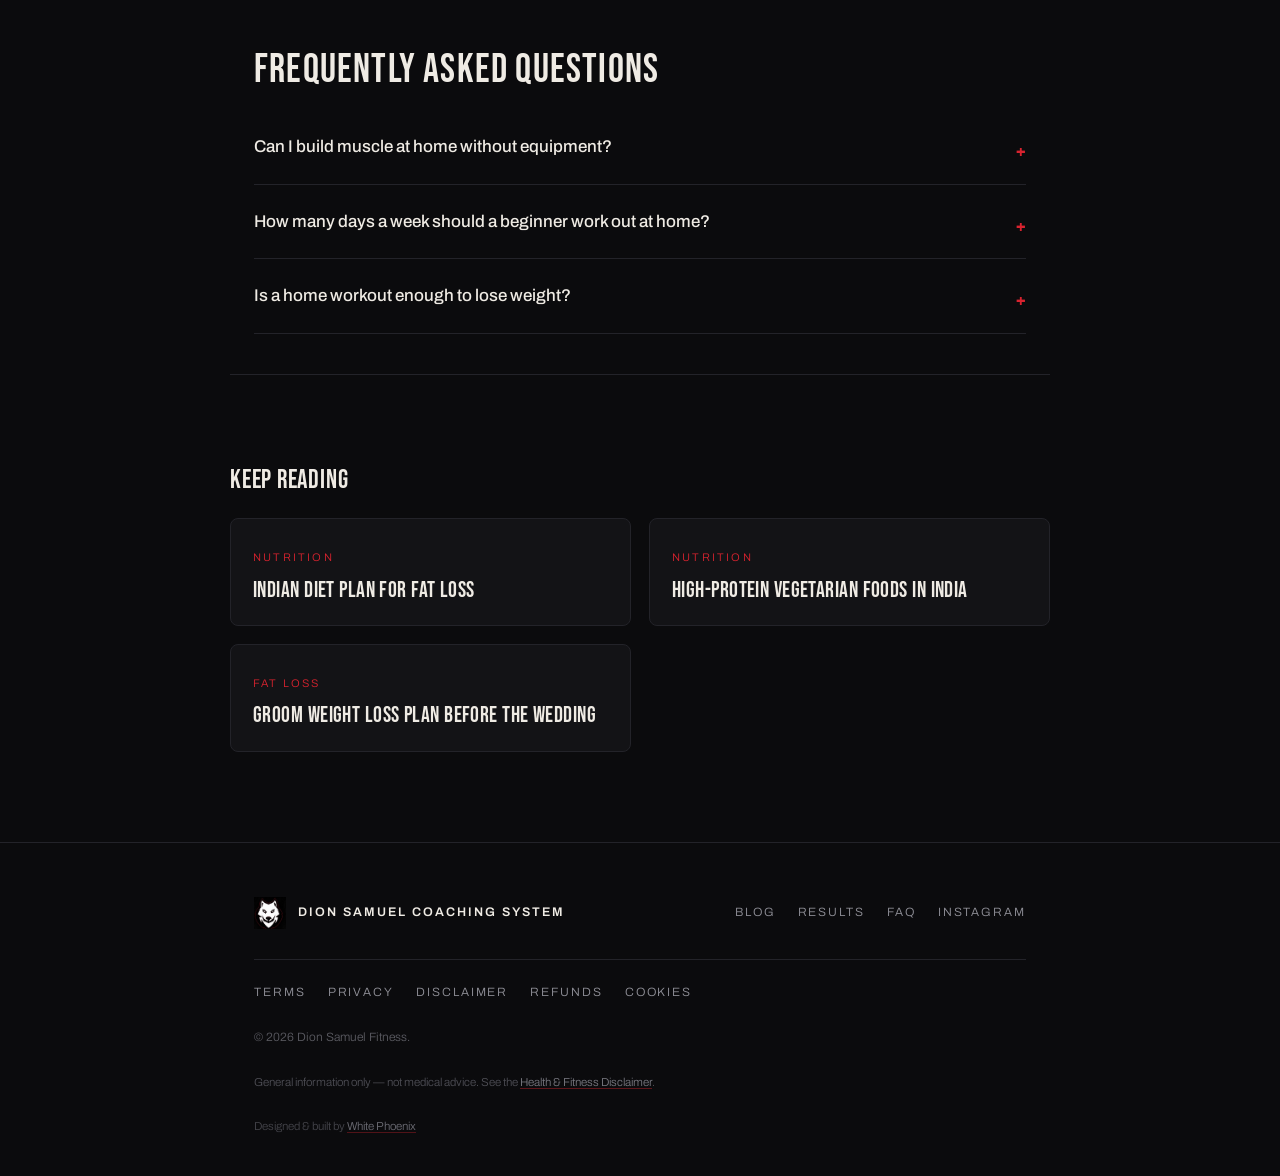
<file: blog/home-workout-no-equipment-india.html>
<!DOCTYPE html>
<html lang="en">
<head>
<meta charset="UTF-8">
<meta name="viewport" content="width=device-width, initial-scale=1.0">
<!-- Google tag (gtag.js) — GA4 -->
<script async src="https://www.googletagmanager.com/gtag/js?id=G-144KJ00BF6"></script>
<script>
  window.dataLayer = window.dataLayer || [];
  function gtag(){dataLayer.push(arguments);}
  gtag('js', new Date());
  gtag('config', 'G-144KJ00BF6', {
    anonymize_ip: true,
    allow_google_signals: false,
    allow_ad_personalization_signals: false
  });
</script>
<script src="/analytics.js" defer></script>

<title>Full-Body Home Workout, No Equipment (Beginner Plan for India)</title>
<meta name="description" content="A no-equipment full-body home workout you can do in an Indian flat with zero gear. Beginner-friendly weekly plan, exercise list, sets and reps, and how to keep progressing without a gym.">
<link rel="canonical" href="https://www.dionsamuelfitness.com/blog/home-workout-no-equipment-india.html">
<meta property="og:type" content="article">
<meta property="og:title" content="Full-Body Home Workout, No Equipment (India)">
<meta property="og:description" content="A beginner-friendly, no-equipment home workout plan you can do in a small flat. Weekly schedule, sets and reps.">
<meta property="og:url" content="https://www.dionsamuelfitness.com/blog/home-workout-no-equipment-india.html">
<meta property="og:image" content="https://www.dionsamuelfitness.com/images/dsf-team-banner-welcome.jpg">
<meta property="og:site_name" content="Dion Samuel Coaching System">
<meta name="twitter:card" content="summary_large_image">
<link rel="icon" href="/favicon.ico" sizes="48x48">
<link rel="apple-touch-icon" href="/apple-touch-icon.png">
<link rel="preconnect" href="https://fonts.googleapis.com">
<link rel="preconnect" href="https://fonts.gstatic.com" crossorigin>
<link href="https://fonts.googleapis.com/css2?family=Bebas+Neue&family=Archivo:ital,wght@0,300;0,400;0,500;0,600;0,700;1,400&display=swap" rel="stylesheet">
<link rel="stylesheet" href="blog.css">
<script type="application/ld+json">
{
  "@context":"https://schema.org",
  "@graph":[
    {
      "@type":"BlogPosting",
      "headline":"Full-Body Home Workout, No Equipment (Beginner Plan for India)",
      "description":"A no-equipment full-body home workout plan for beginners in India.",
      "image":"https://www.dionsamuelfitness.com/images/dsf-team-banner-welcome.jpg",
      "datePublished":"2026-07-22","dateModified":"2026-07-22",
      "author":{"@type":"Person","name":"Dion Samuel","url":"https://www.dionsamuelfitness.com/"},
      "publisher":{"@type":"Organization","name":"Dion Samuel Coaching System","logo":{"@type":"ImageObject","url":"https://www.dionsamuelfitness.com/images/dsf-wolf-logo.jpg"}},
      "mainEntityOfPage":"https://www.dionsamuelfitness.com/blog/home-workout-no-equipment-india.html"
    },
    {
      "@type":"BreadcrumbList",
      "itemListElement":[
        {"@type":"ListItem","position":1,"name":"Home","item":"https://www.dionsamuelfitness.com/"},
        {"@type":"ListItem","position":2,"name":"Blog","item":"https://www.dionsamuelfitness.com/blog/"},
        {"@type":"ListItem","position":3,"name":"Home Workout, No Equipment","item":"https://www.dionsamuelfitness.com/blog/home-workout-no-equipment-india.html"}
      ]
    },
    {
      "@type":"FAQPage",
      "mainEntity":[
        {"@type":"Question","name":"Can I build muscle at home without equipment?","acceptedAnswer":{"@type":"Answer","text":"Yes, especially as a beginner. Bodyweight exercises like push-ups, squats, lunges and rows build real muscle when you progress them over time. Advanced lifters will eventually need added resistance, but beginners can gain for many months with bodyweight alone."}},
        {"@type":"Question","name":"How many days a week should a beginner work out at home?","acceptedAnswer":{"@type":"Answer","text":"Three full-body sessions a week on non-consecutive days is ideal for beginners. It's enough to progress steadily while leaving time to recover, and it's realistic to sustain."}}
      ]
    }
  ]
}
</script>
</head>
<body>

<header>
  <nav class="nav">
    <a class="brand" href="../index.html"><img src="../images/dsf-wolf-logo.jpg" alt="Dion Samuel Coaching System logo">Dion&nbsp;Samuel&nbsp;Coaching&nbsp;System</a>
    <div class="nav-links">
      <a href="index.html">Blog</a>
      <a href="../index.html#story">My Story</a>
      <a href="../index.html#results">Results</a>
      <a href="../index.html#faq">FAQ</a>
    </div>
    <a class="btn" href="https://ig.me/m/dionsamuel_?text=Hi%20Dion%2C%20I%20want%20a%20home%20workout%20plan%20built%20for%20me." target="_blank" rel="noopener">Enquire</a>
  </nav>
</header>

<main class="post">
  <div class="wrap">
    <p class="crumbs"><a href="../index.html">Home</a> / <a href="index.html">Blog</a> / Home Workout, No Equipment</p>
    <p class="eyebrow">Training · India</p>
    <h1>Full-Body Home Workout With No Equipment</h1>
    <p class="meta">By <b>Dion Samuel</b> · Lifestyle &amp; Transformation Coach · Updated 22 July 2026 · 7 min read</p>

    <figure class="hero-img">
      <img src="../images/blog/dsf-blog-home-workout-bodyweight.svg" width="1200" height="630" alt="Line drawing of three bodyweight exercises — a squat, a push-up and a jumping jack — with notes reading three days a week, progress weekly, and 7,000 to 10,000 steps a day">
      <figcaption>Three days a week, a bit of floor space, and something harder than last week.</figcaption>
    </figure>

    <p class="lead">No gym, no dumbbells, no space — and still no excuse. This is a complete beginner full-body workout you can do in a small Indian flat with nothing but your bodyweight and a bit of floor. Three days a week, 40 minutes, real results.</p>

    <p>Gyms are great, but they aren't the reason people get fit — consistency is. If a monthly membership, travel time or crowd is your barrier, remove it. Your bodyweight is a legitimate gym. As a beginner you can build muscle and lose fat for months on nothing but push-ups, squats and lunges, as long as you push yourself and get a little harder over time.</p>

    <h2>The weekly plan</h2>
    <p>Do this full-body session <b>3 times a week</b> — for example Monday, Wednesday, Friday — with a rest or walking day in between. On off days, aim for a walk and your step target.</p>

    <div class="table-wrap">
    <table>
      <thead><tr><th>Exercise</th><th>Sets × Reps</th><th>Works</th></tr></thead>
      <tbody>
        <tr><td>Bodyweight squats</td><td>3 × 12–20</td><td>Legs, glutes</td></tr>
        <tr><td>Push-ups (or knee push-ups)</td><td>3 × as many as possible</td><td>Chest, shoulders, triceps</td></tr>
        <tr><td>Reverse lunges (each leg)</td><td>3 × 10–12</td><td>Legs, balance</td></tr>
        <tr><td>Table / chair rows or towel rows</td><td>3 × 10–15</td><td>Back, biceps</td></tr>
        <tr><td>Glute bridges</td><td>3 × 15–20</td><td>Glutes, lower back</td></tr>
        <tr><td>Plank</td><td>3 × 20–45 sec</td><td>Core</td></tr>
        <tr><td>Superman hold</td><td>3 × 20 sec</td><td>Lower back</td></tr>
      </tbody>
    </table>
    </div>
    <p>Rest 60–90 seconds between sets. The whole thing takes about 40 minutes. Warm up first with 3–4 minutes of marching, arm circles and easy squats.</p>

    <h2>How to actually get results (the part everyone skips)</h2>
    <p>Bodyweight training only works if it keeps getting harder. This is called <b>progressive overload</b>, and at home you create it without weights by:</p>
    <ul>
      <li><b>Adding reps.</b> If you did 12 squats last week, aim for 14 this week.</li>
      <li><b>Slowing down.</b> A 3-second lower on every push-up is far harder than a fast one.</li>
      <li><b>Harder variations.</b> Knee push-ups → full push-ups → feet-elevated push-ups. Squats → split squats → one-and-a-half rep squats.</li>
      <li><b>Less rest</b> or more sets as you get fitter.</li>
    </ul>

    <div class="callout"><b>No gear? Improvise.</b> A backpack loaded with books becomes a weight vest or something to hold for squats. A sturdy table edge is a rowing bar. A towel under a door works for rows. You have more of a gym at home than you think.</div>

    <h2>Don't forget the two things that decide your result</h2>
    <p>Training is the stimulus. But your body actually changes because of what happens around it:</p>
    <ul>
      <li><b>Nutrition</b> decides whether you lose fat or build muscle. Get your calories and protein right — see our <a class="inline" href="indian-diet-plan-for-fat-loss.html">Indian diet plan for fat loss</a> and <a class="inline" href="vegetarian-high-protein-foods-india.html">high-protein vegetarian foods</a>.</li>
      <li><b>Daily steps</b> move the needle on fat loss more than any single workout. Aim for 7,000–10,000 a day.</li>
    </ul>

    <h2>A realistic 8-week expectation</h2>
    <p>For a beginner training consistently 3× a week with decent nutrition: noticeably better strength and stamina in 2–3 weeks, visible changes in the mirror by weeks 6–8. It's not overnight, and that's exactly why it lasts.</p>

    <div class="cta">
      <h2>Want a home plan that <em>progresses</em> for you?</h2>
      <p>A generic list is a starting point. A plan that adapts each week to what you can actually do — and someone making sure you show up — is what turns effort into a transformation. That's coaching.</p>
      <a class="btn" href="https://ig.me/m/dionsamuel_?text=Hi%20Dion%2C%20I%20train%20at%20home%20and%20want%20a%20progressive%20plan%20built%20for%20me." target="_blank" rel="noopener">Message Dion on Instagram →</a>
    </div>

    <div class="faq-block">
      <h2>Frequently asked questions</h2>
      <details><summary>Can I build muscle at home without equipment?</summary><p>Yes, especially as a beginner. Push-ups, squats, lunges and rows build real muscle when you progress them over time. Advanced lifters eventually need added resistance, but beginners gain for many months on bodyweight alone.</p></details>
      <details><summary>How many days a week should a beginner work out at home?</summary><p>Three full-body sessions on non-consecutive days is ideal — enough to progress while leaving time to recover, and realistic to sustain.</p></details>
      <details><summary>Is a home workout enough to lose weight?</summary><p>Training helps, but fat loss is driven mainly by nutrition and daily activity. Combine these home sessions with a calorie-aware Indian diet and a daily step target for the best results.</p></details>
    </div>
  </div>

  <div class="wrap related">
    <h2>Keep reading</h2>
    <div class="rel-grid">
      <a class="rel-card" href="indian-diet-plan-for-fat-loss.html"><span>Nutrition</span><b>Indian Diet Plan for Fat Loss</b></a>
      <a class="rel-card" href="vegetarian-high-protein-foods-india.html"><span>Nutrition</span><b>High-Protein Vegetarian Foods in India</b></a>
      <a class="rel-card" href="wedding-weight-loss-plan-groom-india.html"><span>Fat loss</span><b>Groom Weight Loss Plan Before the Wedding</b></a>
    </div>
  </div>
</main>

<footer>
  <div class="wrap foot">
    <a class="brand" href="../index.html"><img src="../images/dsf-wolf-logo.jpg" alt="DSF logo">Dion&nbsp;Samuel&nbsp;Coaching&nbsp;System</a>
    <div class="foot-links"><a href="index.html">Blog</a><a href="../index.html#results">Results</a><a href="../index.html#faq">FAQ</a><a href="https://www.instagram.com/dionsamuel_/" target="_blank" rel="noopener">Instagram</a></div>
    <div class="foot-links legal"><a href="/terms.html">Terms</a><a href="/privacy.html">Privacy</a><a href="/disclaimer.html">Disclaimer</a><a href="/refund-policy.html">Refunds</a><a href="/cookie-policy.html">Cookies</a></div>
    <small>© 2026 Dion Samuel Fitness.</small>
    <small class="foot-note">General information only — not medical advice. See the <a href="/disclaimer.html">Health &amp; Fitness Disclaimer</a>.</small>
    <small class="credit">Designed &amp; built by <a href="https://whitephoenixconsulting.com/" target="_blank" rel="noopener">White Phoenix</a></small>
  </div>
</footer>
</body>
</html>
</file>
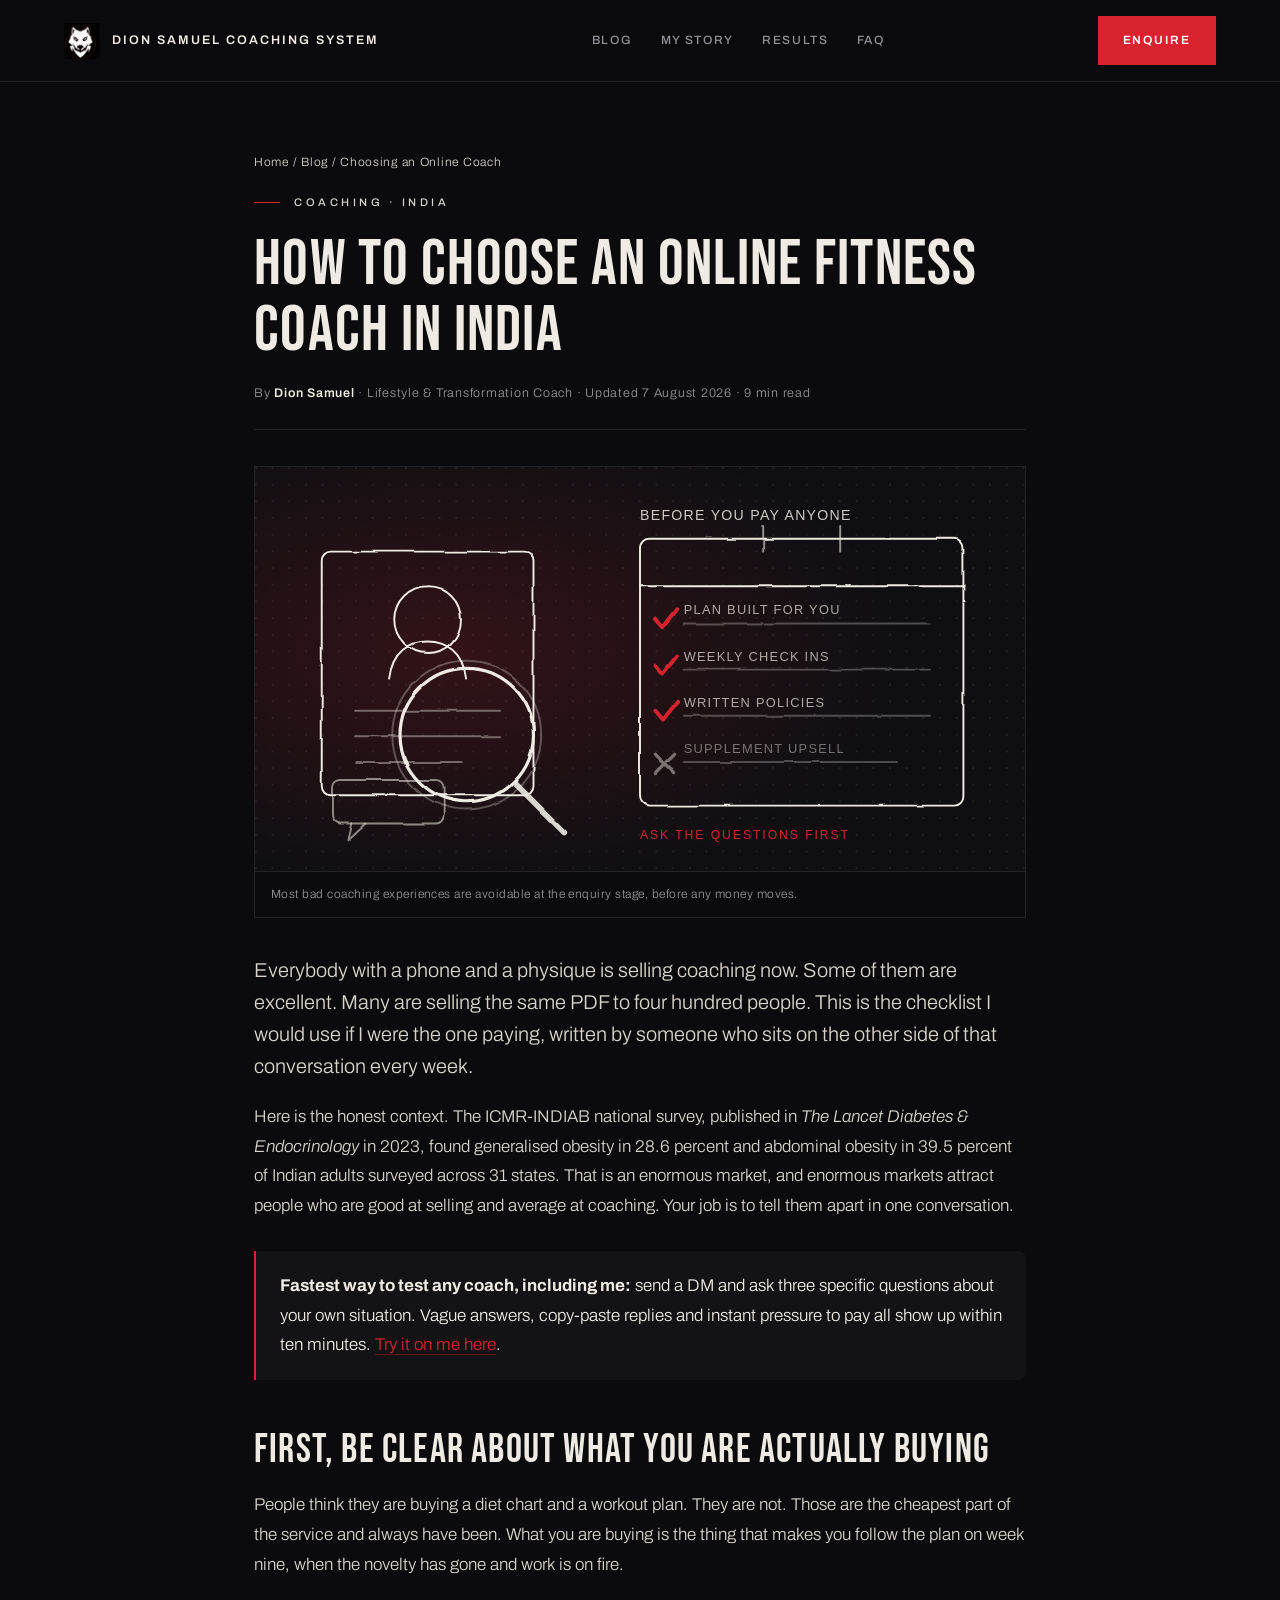
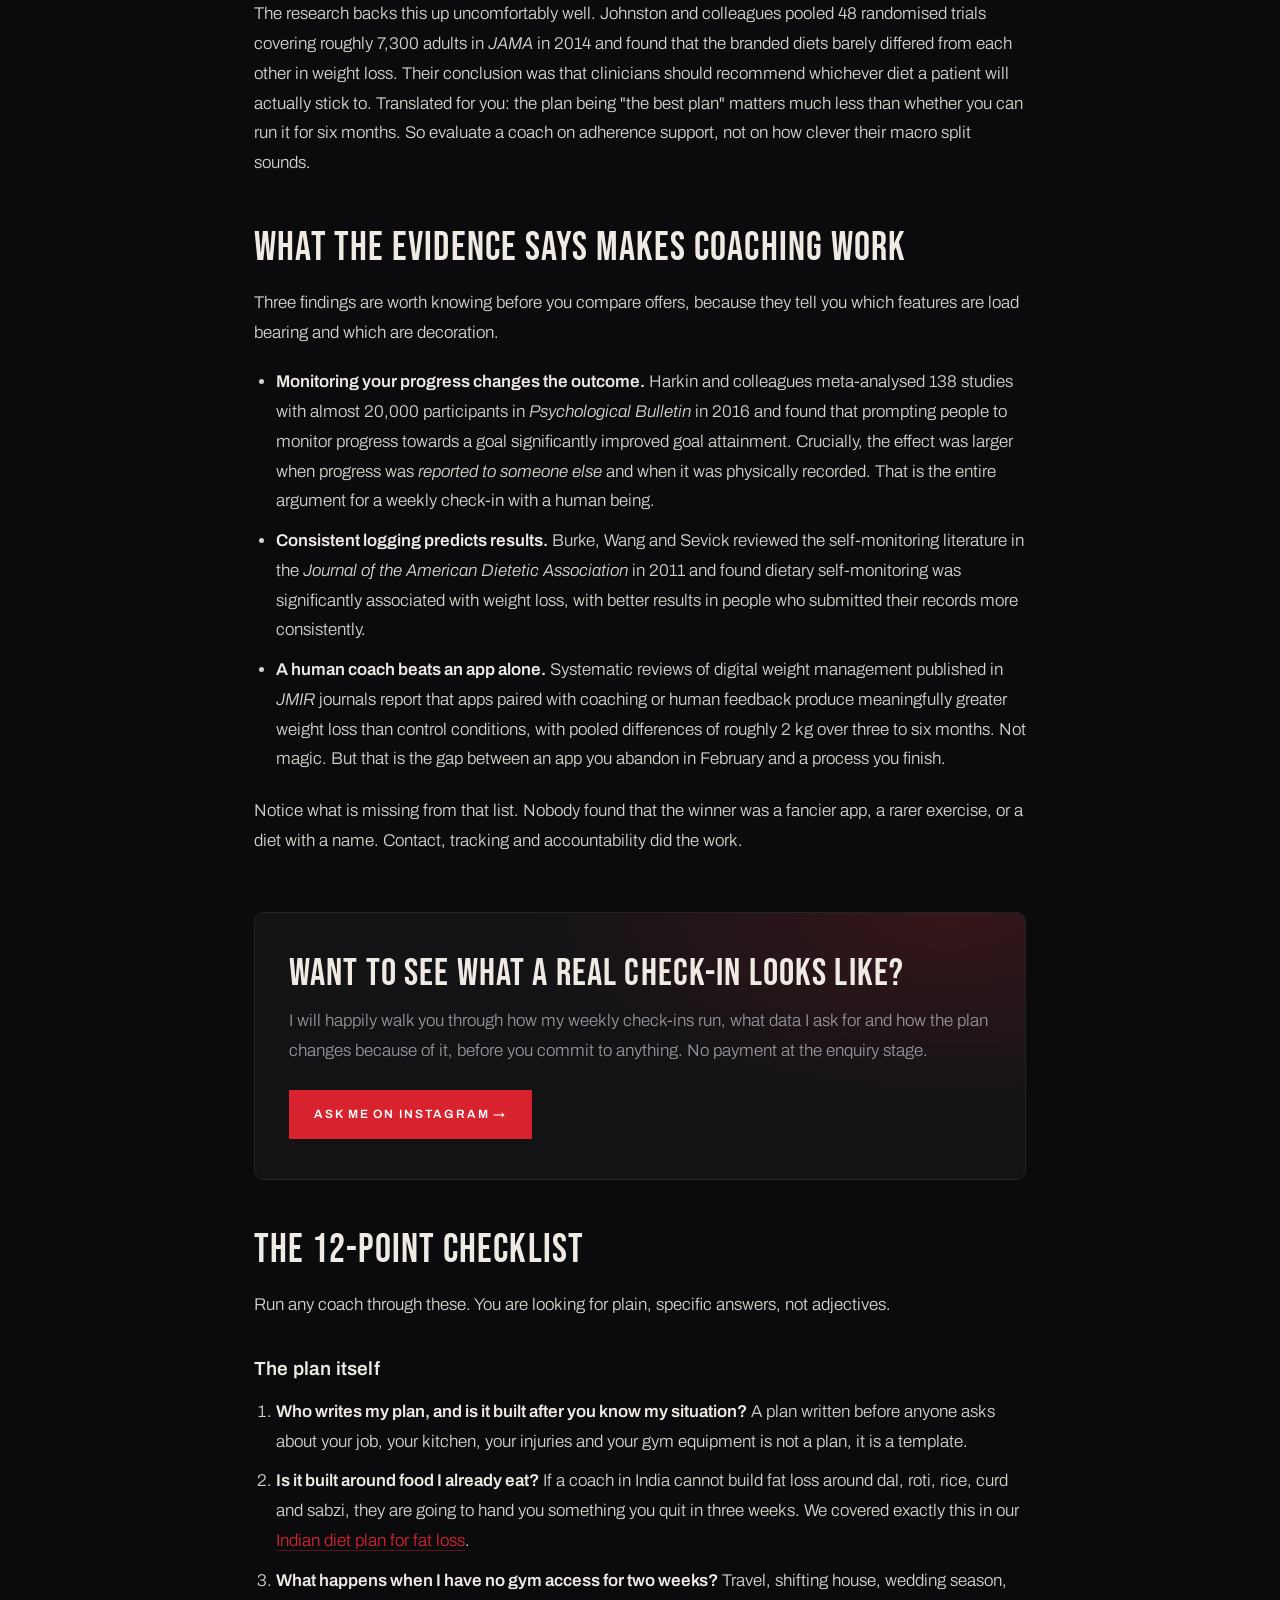
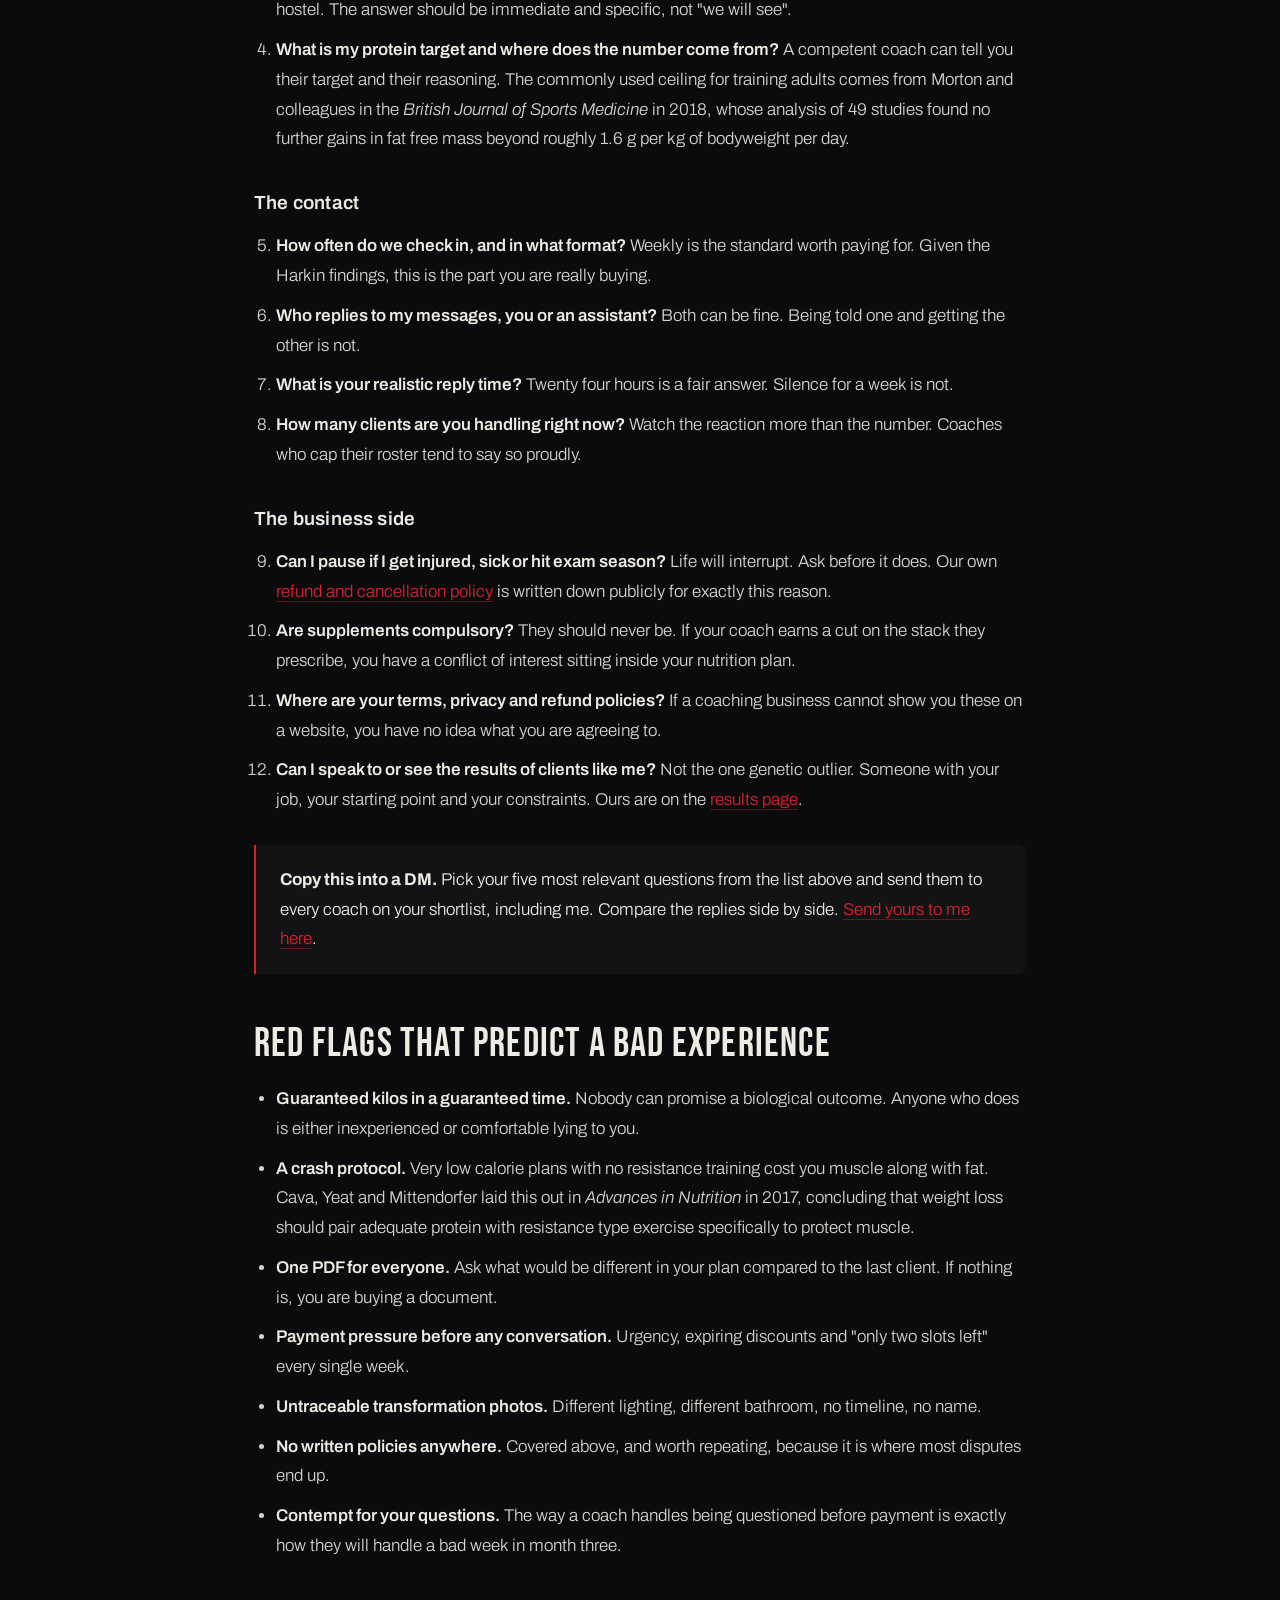
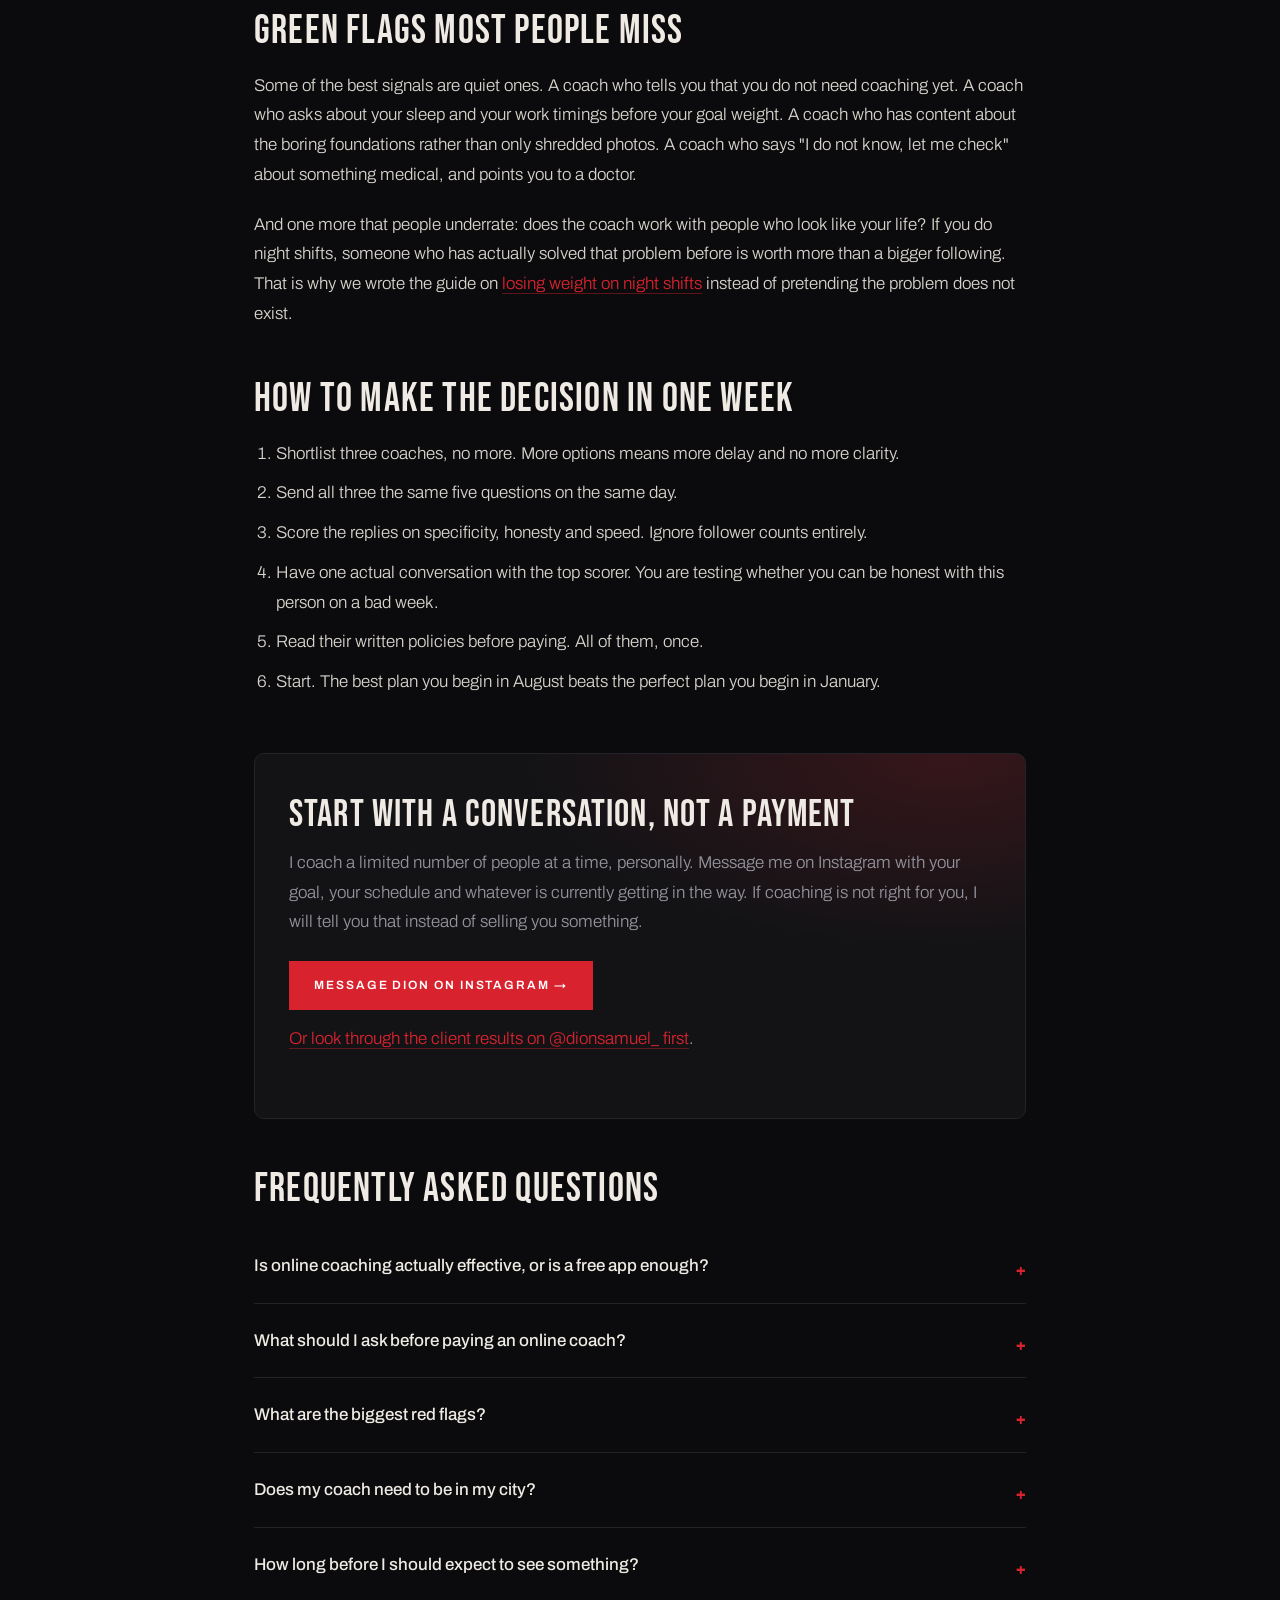
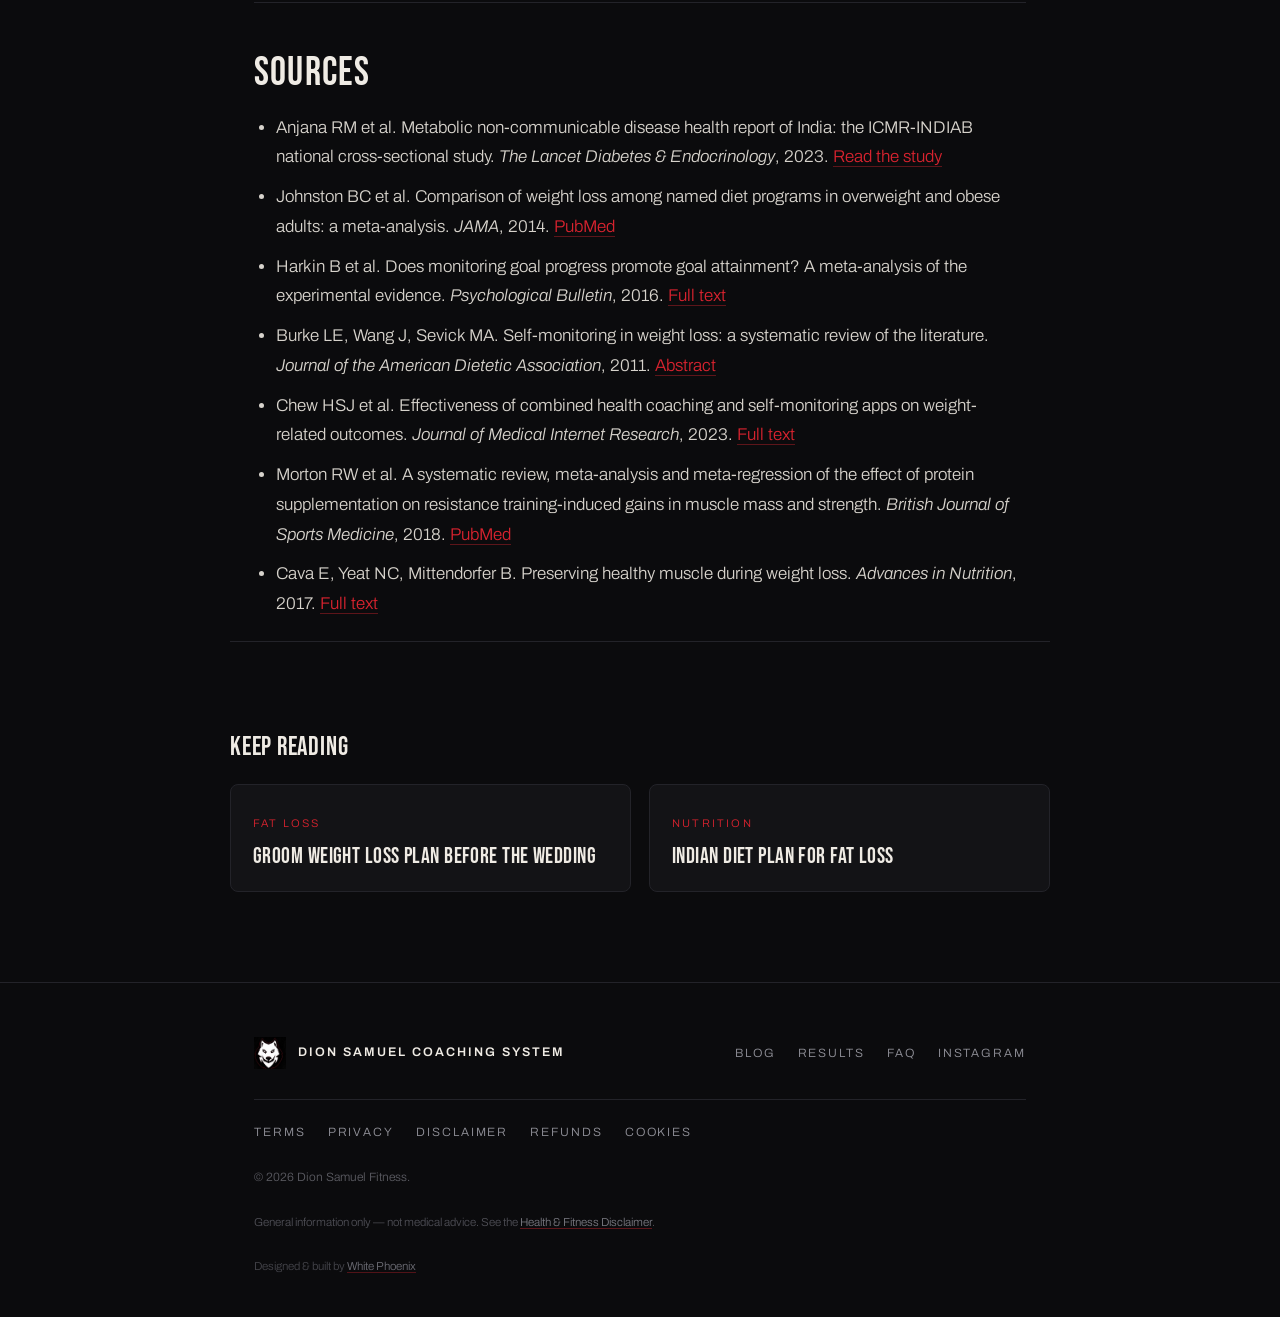
<file: blog/how-to-choose-online-fitness-coach-india.html>
<!DOCTYPE html>
<html lang="en">
<head>
<meta charset="UTF-8">
<meta name="viewport" content="width=device-width, initial-scale=1.0">
<!-- Google tag (gtag.js) — GA4 -->
<script async src="https://www.googletagmanager.com/gtag/js?id=G-144KJ00BF6"></script>
<script>
  window.dataLayer = window.dataLayer || [];
  function gtag(){dataLayer.push(arguments);}
  gtag('js', new Date());
  gtag('config', 'G-144KJ00BF6', {
    anonymize_ip: true,
    allow_google_signals: false,
    allow_ad_personalization_signals: false
  });
</script>
<script src="/analytics.js" defer></script>

<title>How to Choose an Online Fitness Coach in India (12-Point Checklist)</title>
<meta name="description" content="Before you pay any online fitness coach in India, run them through this checklist: the 12 questions to ask, the red flags that predict a refund fight, and what the research says actually makes coaching work.">
<link rel="canonical" href="https://www.dionsamuelfitness.com/blog/how-to-choose-online-fitness-coach-india.html">
<meta property="og:type" content="article">
<meta property="og:title" content="How to Choose an Online Fitness Coach in India">
<meta property="og:description" content="The 12 questions to ask before you pay, the red flags to walk away from, and what research says makes coaching work.">
<meta property="og:url" content="https://www.dionsamuelfitness.com/blog/how-to-choose-online-fitness-coach-india.html">
<meta property="og:image" content="https://www.dionsamuelfitness.com/images/blog/dsf-blog-choose-online-coach-checklist.svg">
<meta property="og:site_name" content="Dion Samuel Coaching System">
<meta name="twitter:card" content="summary_large_image">
<link rel="icon" href="/favicon.ico" sizes="48x48">
<link rel="apple-touch-icon" href="/apple-touch-icon.png">
<link rel="preconnect" href="https://fonts.googleapis.com">
<link rel="preconnect" href="https://fonts.gstatic.com" crossorigin>
<link href="https://fonts.googleapis.com/css2?family=Bebas+Neue&family=Archivo:ital,wght@0,300;0,400;0,500;0,600;0,700;1,400&display=swap" rel="stylesheet">
<link rel="stylesheet" href="blog.css">
<script type="application/ld+json">
{
  "@context":"https://schema.org",
  "@graph":[
    {
      "@type":"BlogPosting",
      "headline":"How to Choose an Online Fitness Coach in India (12-Point Checklist)",
      "description":"The questions to ask before you pay an online fitness coach in India, the red flags to avoid, and the evidence behind what makes coaching work.",
      "image":"https://www.dionsamuelfitness.com/images/blog/dsf-blog-choose-online-coach-checklist.svg",
      "datePublished":"2026-08-07","dateModified":"2026-08-07",
      "author":{"@type":"Person","name":"Dion Samuel","url":"https://www.dionsamuelfitness.com/"},
      "publisher":{"@type":"Organization","name":"Dion Samuel Coaching System","logo":{"@type":"ImageObject","url":"https://www.dionsamuelfitness.com/images/dsf-wolf-logo.jpg"}},
      "mainEntityOfPage":"https://www.dionsamuelfitness.com/blog/how-to-choose-online-fitness-coach-india.html"
    },
    {
      "@type":"BreadcrumbList",
      "itemListElement":[
        {"@type":"ListItem","position":1,"name":"Home","item":"https://www.dionsamuelfitness.com/"},
        {"@type":"ListItem","position":2,"name":"Blog","item":"https://www.dionsamuelfitness.com/blog/"},
        {"@type":"ListItem","position":3,"name":"How to Choose an Online Fitness Coach in India","item":"https://www.dionsamuelfitness.com/blog/how-to-choose-online-fitness-coach-india.html"}
      ]
    },
    {
      "@type":"FAQPage",
      "mainEntity":[
        {"@type":"Question","name":"Is online fitness coaching actually effective, or is a free app enough?","acceptedAnswer":{"@type":"Answer","text":"Reviews of digital weight management studies find that programmes combining self-monitoring tools with a human coach produce more weight loss than control conditions, with pooled differences in the region of 2 kg over three to six months. The app gives you the data. The coach is what makes you act on it week after week."}},
        {"@type":"Question","name":"What questions should I ask an online fitness coach before paying?","acceptedAnswer":{"@type":"Answer","text":"Ask who writes the plan, how often you check in, who replies to your messages, how the plan changes when life changes, whether supplements are compulsory, what happens if you need to pause, and where the refund and cancellation terms are written down. A coach who answers all seven plainly is usually a safe bet."}},
        {"@type":"Question","name":"What are the biggest red flags in an online coaching offer?","acceptedAnswer":{"@type":"Answer","text":"Guaranteed kilos in a fixed number of days, a compulsory supplement stack sold by the same person, a single PDF diet chart sent to everyone, no written refund or pause policy, pressure to pay before any conversation, and before and after photos that cannot be traced to a real client."}},
        {"@type":"Question","name":"Does a coach need to be in my city?","acceptedAnswer":{"@type":"Answer","text":"No. Online coaching is built around your equipment, your food and your schedule, so location matters far less than responsiveness. What matters is that the coach understands Indian food, Indian work schedules and your specific constraints."}}
      ]
    }
  ]
}
</script>
</head>
<body>

<header>
  <nav class="nav">
    <a class="brand" href="../index.html"><img src="../images/dsf-wolf-logo.jpg" alt="Dion Samuel Coaching System logo">Dion&nbsp;Samuel&nbsp;Coaching&nbsp;System</a>
    <div class="nav-links">
      <a href="index.html">Blog</a>
      <a href="../index.html#story">My Story</a>
      <a href="../index.html#results">Results</a>
      <a href="../index.html#faq">FAQ</a>
    </div>
    <a class="btn" href="https://ig.me/m/dionsamuel_?text=Hi%20Dion%2C%20I%27m%20looking%20for%20an%20online%20coach.%20Can%20I%20ask%20you%20a%20few%20questions%20first%3F" target="_blank" rel="noopener">Enquire</a>
  </nav>
</header>

<main class="post">
  <div class="wrap">
    <p class="crumbs"><a href="../index.html">Home</a> / <a href="index.html">Blog</a> / Choosing an Online Coach</p>
    <p class="eyebrow">Coaching · India</p>
    <h1>How to Choose an Online Fitness Coach in India</h1>
    <p class="meta">By <b>Dion Samuel</b> · Lifestyle &amp; Transformation Coach · Updated 7 August 2026 · 9 min read</p>

    <figure class="hero-img">
      <img src="../images/blog/dsf-blog-choose-online-coach-checklist.svg" width="1200" height="630" alt="Line drawing of a magnifying glass held over a coach's profile card next to a checklist with three red ticks for a personalised plan, weekly check-ins and written policies, and a cross against a compulsory supplement stack">
      <figcaption>Most bad coaching experiences are avoidable at the enquiry stage, before any money moves.</figcaption>
    </figure>

    <p class="lead">Everybody with a phone and a physique is selling coaching now. Some of them are excellent. Many are selling the same PDF to four hundred people. This is the checklist I would use if I were the one paying, written by someone who sits on the other side of that conversation every week.</p>

    <p>Here is the honest context. The ICMR-INDIAB national survey, published in <i>The Lancet Diabetes &amp; Endocrinology</i> in 2023, found generalised obesity in 28.6 percent and abdominal obesity in 39.5 percent of Indian adults surveyed across 31 states. That is an enormous market, and enormous markets attract people who are good at selling and average at coaching. Your job is to tell them apart in one conversation.</p>

    <div class="callout"><b>Fastest way to test any coach, including me:</b> send a DM and ask three specific questions about your own situation. Vague answers, copy-paste replies and instant pressure to pay all show up within ten minutes. <a class="inline" href="https://ig.me/m/dionsamuel_?text=Hi%20Dion%2C%20I%20have%20a%20few%20questions%20before%20I%20decide%20on%20coaching." target="_blank" rel="noopener">Try it on me here</a>.</div>

    <h2>First, be clear about what you are actually buying</h2>
    <p>People think they are buying a diet chart and a workout plan. They are not. Those are the cheapest part of the service and always have been. What you are buying is the thing that makes you follow the plan on week nine, when the novelty has gone and work is on fire.</p>
    <p>The research backs this up uncomfortably well. Johnston and colleagues pooled 48 randomised trials covering roughly 7,300 adults in <i>JAMA</i> in 2014 and found that the branded diets barely differed from each other in weight loss. Their conclusion was that clinicians should recommend whichever diet a patient will actually stick to. Translated for you: the plan being "the best plan" matters much less than whether you can run it for six months. So evaluate a coach on adherence support, not on how clever their macro split sounds.</p>

    <h2>What the evidence says makes coaching work</h2>
    <p>Three findings are worth knowing before you compare offers, because they tell you which features are load bearing and which are decoration.</p>
    <ul>
      <li><b>Monitoring your progress changes the outcome.</b> Harkin and colleagues meta-analysed 138 studies with almost 20,000 participants in <i>Psychological Bulletin</i> in 2016 and found that prompting people to monitor progress towards a goal significantly improved goal attainment. Crucially, the effect was larger when progress was <i>reported to someone else</i> and when it was physically recorded. That is the entire argument for a weekly check-in with a human being.</li>
      <li><b>Consistent logging predicts results.</b> Burke, Wang and Sevick reviewed the self-monitoring literature in the <i>Journal of the American Dietetic Association</i> in 2011 and found dietary self-monitoring was significantly associated with weight loss, with better results in people who submitted their records more consistently.</li>
      <li><b>A human coach beats an app alone.</b> Systematic reviews of digital weight management published in <i>JMIR</i> journals report that apps paired with coaching or human feedback produce meaningfully greater weight loss than control conditions, with pooled differences of roughly 2 kg over three to six months. Not magic. But that is the gap between an app you abandon in February and a process you finish.</li>
    </ul>
    <p>Notice what is missing from that list. Nobody found that the winner was a fancier app, a rarer exercise, or a diet with a name. Contact, tracking and accountability did the work.</p>

    <div class="cta">
      <h2>Want to see what a real check-in looks like?</h2>
      <p>I will happily walk you through how my weekly check-ins run, what data I ask for and how the plan changes because of it, before you commit to anything. No payment at the enquiry stage.</p>
      <a class="btn" href="https://ig.me/m/dionsamuel_?text=Hi%20Dion%2C%20can%20you%20show%20me%20how%20your%20weekly%20check-ins%20work%3F" target="_blank" rel="noopener">Ask me on Instagram →</a>
    </div>

    <h2>The 12-point checklist</h2>
    <p>Run any coach through these. You are looking for plain, specific answers, not adjectives.</p>

    <h3>The plan itself</h3>
    <ol>
      <li><b>Who writes my plan, and is it built after you know my situation?</b> A plan written before anyone asks about your job, your kitchen, your injuries and your gym equipment is not a plan, it is a template.</li>
      <li><b>Is it built around food I already eat?</b> If a coach in India cannot build fat loss around dal, roti, rice, curd and sabzi, they are going to hand you something you quit in three weeks. We covered exactly this in our <a class="inline" href="indian-diet-plan-for-fat-loss.html">Indian diet plan for fat loss</a>.</li>
      <li><b>What happens when I have no gym access for two weeks?</b> Travel, shifting house, wedding season, hostel. The answer should be immediate and specific, not "we will see".</li>
      <li><b>What is my protein target and where does the number come from?</b> A competent coach can tell you their target and their reasoning. The commonly used ceiling for training adults comes from Morton and colleagues in the <i>British Journal of Sports Medicine</i> in 2018, whose analysis of 49 studies found no further gains in fat free mass beyond roughly 1.6 g per kg of bodyweight per day.</li>
    </ol>

    <h3>The contact</h3>
    <ol start="5">
      <li><b>How often do we check in, and in what format?</b> Weekly is the standard worth paying for. Given the Harkin findings, this is the part you are really buying.</li>
      <li><b>Who replies to my messages, you or an assistant?</b> Both can be fine. Being told one and getting the other is not.</li>
      <li><b>What is your realistic reply time?</b> Twenty four hours is a fair answer. Silence for a week is not.</li>
      <li><b>How many clients are you handling right now?</b> Watch the reaction more than the number. Coaches who cap their roster tend to say so proudly.</li>
    </ol>

    <h3>The business side</h3>
    <ol start="9">
      <li><b>Can I pause if I get injured, sick or hit exam season?</b> Life will interrupt. Ask before it does. Our own <a class="inline" href="/refund-policy.html">refund and cancellation policy</a> is written down publicly for exactly this reason.</li>
      <li><b>Are supplements compulsory?</b> They should never be. If your coach earns a cut on the stack they prescribe, you have a conflict of interest sitting inside your nutrition plan.</li>
      <li><b>Where are your terms, privacy and refund policies?</b> If a coaching business cannot show you these on a website, you have no idea what you are agreeing to.</li>
      <li><b>Can I speak to or see the results of clients like me?</b> Not the one genetic outlier. Someone with your job, your starting point and your constraints. Ours are on the <a class="inline" href="../index.html#results">results page</a>.</li>
    </ol>

    <div class="callout"><b>Copy this into a DM.</b> Pick your five most relevant questions from the list above and send them to every coach on your shortlist, including me. Compare the replies side by side. <a class="inline" href="https://ig.me/m/dionsamuel_?text=Hi%20Dion%2C%20here%20are%20my%20questions%20before%20I%20choose%20a%20coach%3A" target="_blank" rel="noopener">Send yours to me here</a>.</div>

    <h2>Red flags that predict a bad experience</h2>
    <ul>
      <li><b>Guaranteed kilos in a guaranteed time.</b> Nobody can promise a biological outcome. Anyone who does is either inexperienced or comfortable lying to you.</li>
      <li><b>A crash protocol.</b> Very low calorie plans with no resistance training cost you muscle along with fat. Cava, Yeat and Mittendorfer laid this out in <i>Advances in Nutrition</i> in 2017, concluding that weight loss should pair adequate protein with resistance type exercise specifically to protect muscle.</li>
      <li><b>One PDF for everyone.</b> Ask what would be different in your plan compared to the last client. If nothing is, you are buying a document.</li>
      <li><b>Payment pressure before any conversation.</b> Urgency, expiring discounts and "only two slots left" every single week.</li>
      <li><b>Untraceable transformation photos.</b> Different lighting, different bathroom, no timeline, no name.</li>
      <li><b>No written policies anywhere.</b> Covered above, and worth repeating, because it is where most disputes end up.</li>
      <li><b>Contempt for your questions.</b> The way a coach handles being questioned before payment is exactly how they will handle a bad week in month three.</li>
    </ul>

    <h2>Green flags most people miss</h2>
    <p>Some of the best signals are quiet ones. A coach who tells you that you do not need coaching yet. A coach who asks about your sleep and your work timings before your goal weight. A coach who has content about the boring foundations rather than only shredded photos. A coach who says "I do not know, let me check" about something medical, and points you to a doctor.</p>
    <p>And one more that people underrate: does the coach work with people who look like your life? If you do night shifts, someone who has actually solved that problem before is worth more than a bigger following. That is why we wrote the guide on <a class="inline" href="lose-weight-night-shift-india.html">losing weight on night shifts</a> instead of pretending the problem does not exist.</p>

    <h2>How to make the decision in one week</h2>
    <ol>
      <li>Shortlist three coaches, no more. More options means more delay and no more clarity.</li>
      <li>Send all three the same five questions on the same day.</li>
      <li>Score the replies on specificity, honesty and speed. Ignore follower counts entirely.</li>
      <li>Have one actual conversation with the top scorer. You are testing whether you can be honest with this person on a bad week.</li>
      <li>Read their written policies before paying. All of them, once.</li>
      <li>Start. The best plan you begin in August beats the perfect plan you begin in January.</li>
    </ol>

    <div class="cta">
      <h2>Start with a conversation, not a payment</h2>
      <p>I coach a limited number of people at a time, personally. Message me on Instagram with your goal, your schedule and whatever is currently getting in the way. If coaching is not right for you, I will tell you that instead of selling you something.</p>
      <a class="btn" href="https://ig.me/m/dionsamuel_?text=Hi%20Dion%2C%20I%20want%20to%20become%20the%20strongest%20version%20of%20myself.%20Can%20we%20talk%20about%20coaching%3F" target="_blank" rel="noopener">Message Dion on Instagram →</a>
      <p style="margin-top:14px"><a class="inline" href="https://www.instagram.com/dionsamuel_/" target="_blank" rel="noopener">Or look through the client results on @dionsamuel_ first</a>.</p>
    </div>

    <div class="faq-block">
      <h2>Frequently asked questions</h2>
      <details><summary>Is online coaching actually effective, or is a free app enough?</summary><p>Reviews of digital weight management studies find that pairing self-monitoring tools with a human coach produces more weight loss than control conditions, with pooled differences of roughly 2 kg over three to six months. The app collects the data. The coach is the reason you act on it in week nine.</p></details>
      <details><summary>What should I ask before paying an online coach?</summary><p>Who writes the plan, how often you check in, who replies to your messages, what changes when life changes, whether supplements are compulsory, what happens if you need to pause, and where the written policies live.</p></details>
      <details><summary>What are the biggest red flags?</summary><p>Guaranteed kilos in a fixed time, compulsory supplement stacks sold by the same person, one PDF for everyone, no written refund or pause policy, payment pressure before any real conversation, and transformation photos that cannot be traced to a real client.</p></details>
      <details><summary>Does my coach need to be in my city?</summary><p>No. Responsiveness and understanding of your food, schedule and equipment matter far more than geography. What does matter is that the coach understands Indian kitchens and Indian work timings.</p></details>
      <details><summary>How long before I should expect to see something?</summary><p>Give any sensible plan four to six weeks of honest adherence before judging it. Judge the coaching sooner than that: within two weeks you will know whether the check-ins are real and whether the plan is adapting to you.</p></details>
    </div>

    <h2>Sources</h2>
    <ul>
      <li>Anjana RM et al. Metabolic non-communicable disease health report of India: the ICMR-INDIAB national cross-sectional study. <i>The Lancet Diabetes &amp; Endocrinology</i>, 2023. <a class="inline" href="https://www.thelancet.com/journals/landia/article/PIIS2213-8587(23)00119-5/fulltext" target="_blank" rel="noopener nofollow">Read the study</a></li>
      <li>Johnston BC et al. Comparison of weight loss among named diet programs in overweight and obese adults: a meta-analysis. <i>JAMA</i>, 2014. <a class="inline" href="https://pubmed.ncbi.nlm.nih.gov/25182101/" target="_blank" rel="noopener nofollow">PubMed</a></li>
      <li>Harkin B et al. Does monitoring goal progress promote goal attainment? A meta-analysis of the experimental evidence. <i>Psychological Bulletin</i>, 2016. <a class="inline" href="https://eprints.whiterose.ac.uk/id/eprint/87431/" target="_blank" rel="noopener nofollow">Full text</a></li>
      <li>Burke LE, Wang J, Sevick MA. Self-monitoring in weight loss: a systematic review of the literature. <i>Journal of the American Dietetic Association</i>, 2011. <a class="inline" href="https://www.jandonline.org/article/s0002-8223(10)01644-5/abstract" target="_blank" rel="noopener nofollow">Abstract</a></li>
      <li>Chew HSJ et al. Effectiveness of combined health coaching and self-monitoring apps on weight-related outcomes. <i>Journal of Medical Internet Research</i>, 2023. <a class="inline" href="https://www.jmir.org/2023/1/e42432" target="_blank" rel="noopener nofollow">Full text</a></li>
      <li>Morton RW et al. A systematic review, meta-analysis and meta-regression of the effect of protein supplementation on resistance training-induced gains in muscle mass and strength. <i>British Journal of Sports Medicine</i>, 2018. <a class="inline" href="https://pubmed.ncbi.nlm.nih.gov/28698222/" target="_blank" rel="noopener nofollow">PubMed</a></li>
      <li>Cava E, Yeat NC, Mittendorfer B. Preserving healthy muscle during weight loss. <i>Advances in Nutrition</i>, 2017. <a class="inline" href="https://advances.nutrition.org/article/S2161-8313(22)00681-0/fulltext" target="_blank" rel="noopener nofollow">Full text</a></li>
    </ul>
  </div>

  <div class="wrap related">
    <h2>Keep reading</h2>
    <div class="rel-grid">
      <a class="rel-card" href="wedding-weight-loss-plan-groom-india.html"><span>Fat loss</span><b>Groom Weight Loss Plan Before the Wedding</b></a>
      <a class="rel-card" href="indian-diet-plan-for-fat-loss.html"><span>Nutrition</span><b>Indian Diet Plan for Fat Loss</b></a>
    </div>
  </div>
</main>

<footer>
  <div class="wrap foot">
    <a class="brand" href="../index.html"><img src="../images/dsf-wolf-logo.jpg" alt="DSF logo">Dion&nbsp;Samuel&nbsp;Coaching&nbsp;System</a>
    <div class="foot-links"><a href="index.html">Blog</a><a href="../index.html#results">Results</a><a href="../index.html#faq">FAQ</a><a href="https://www.instagram.com/dionsamuel_/" target="_blank" rel="noopener">Instagram</a></div>
    <div class="foot-links legal"><a href="/terms.html">Terms</a><a href="/privacy.html">Privacy</a><a href="/disclaimer.html">Disclaimer</a><a href="/refund-policy.html">Refunds</a><a href="/cookie-policy.html">Cookies</a></div>
    <small>© 2026 Dion Samuel Fitness.</small>
    <small class="foot-note">General information only — not medical advice. See the <a href="/disclaimer.html">Health &amp; Fitness Disclaimer</a>.</small>
    <small class="credit">Designed &amp; built by <a href="https://whitephoenixconsulting.com/" target="_blank" rel="noopener">White Phoenix</a></small>
  </div>
</footer>
</body>
</html>
</file>
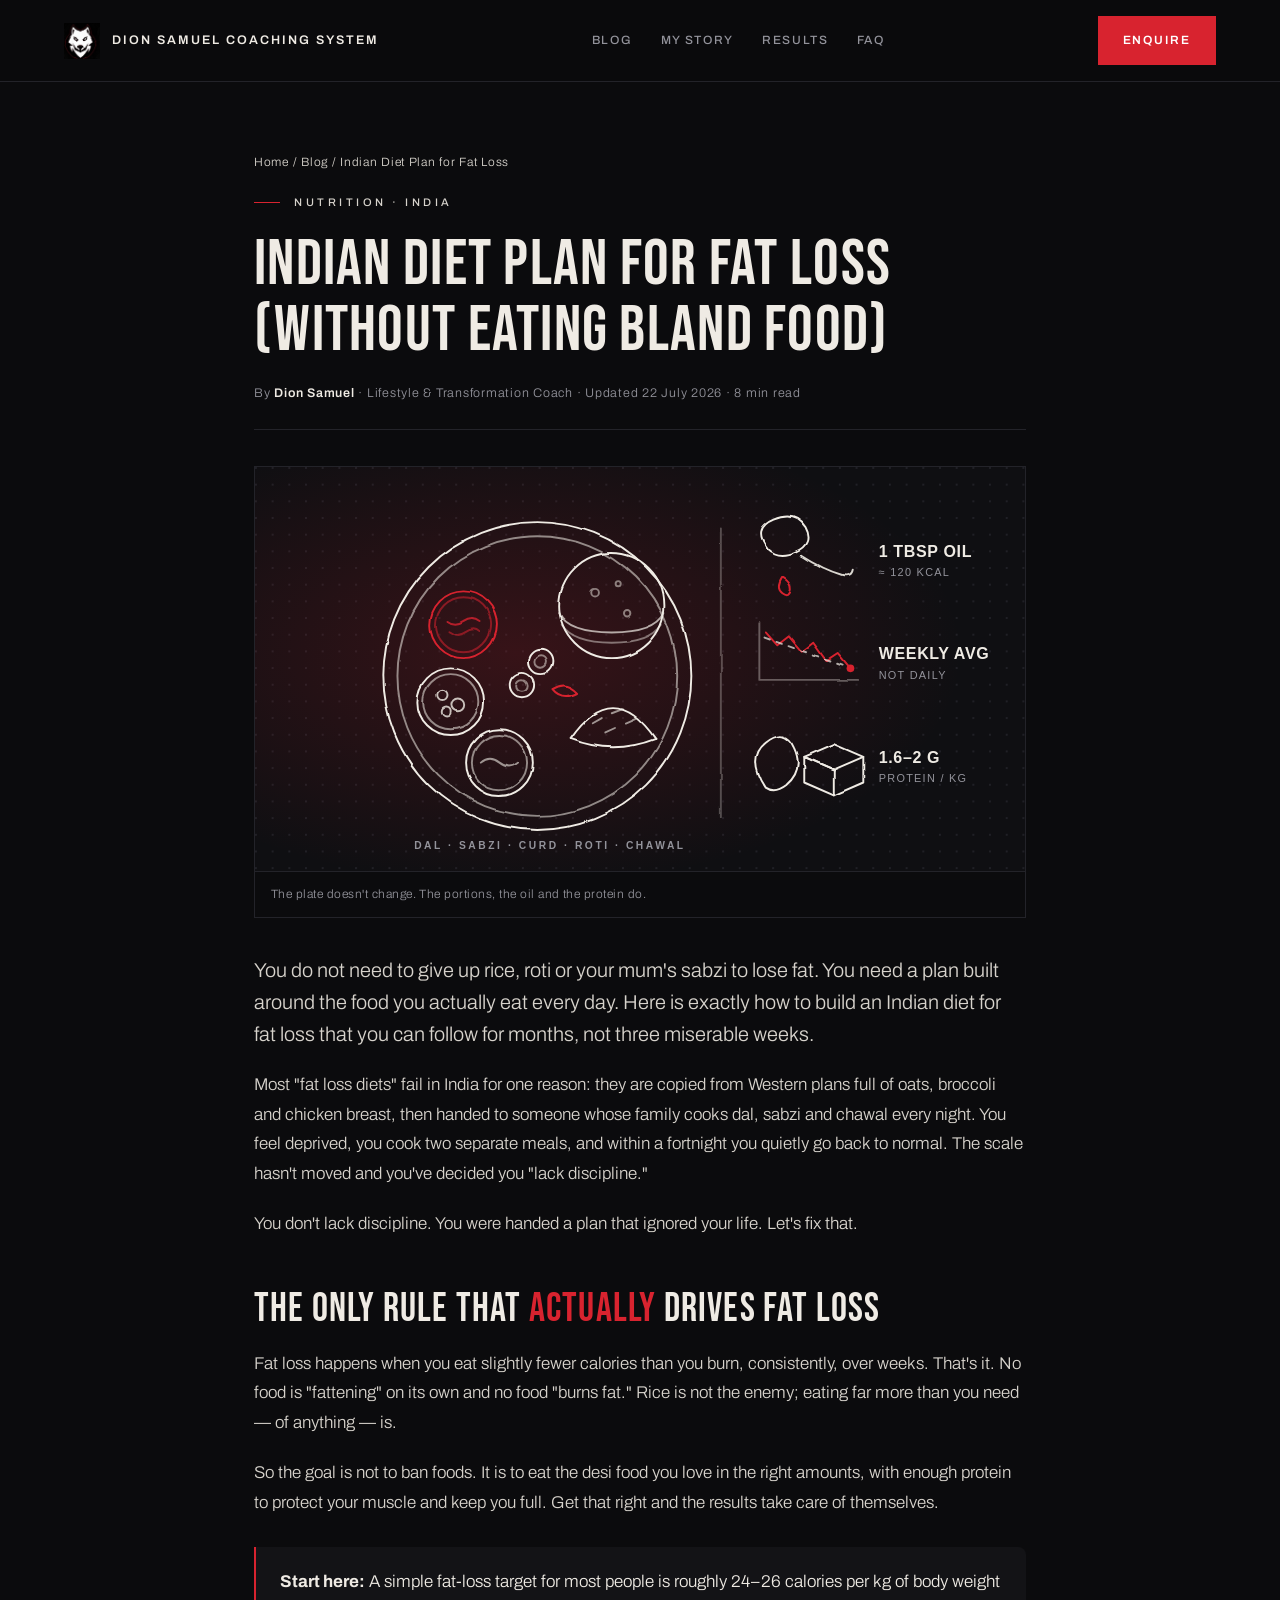
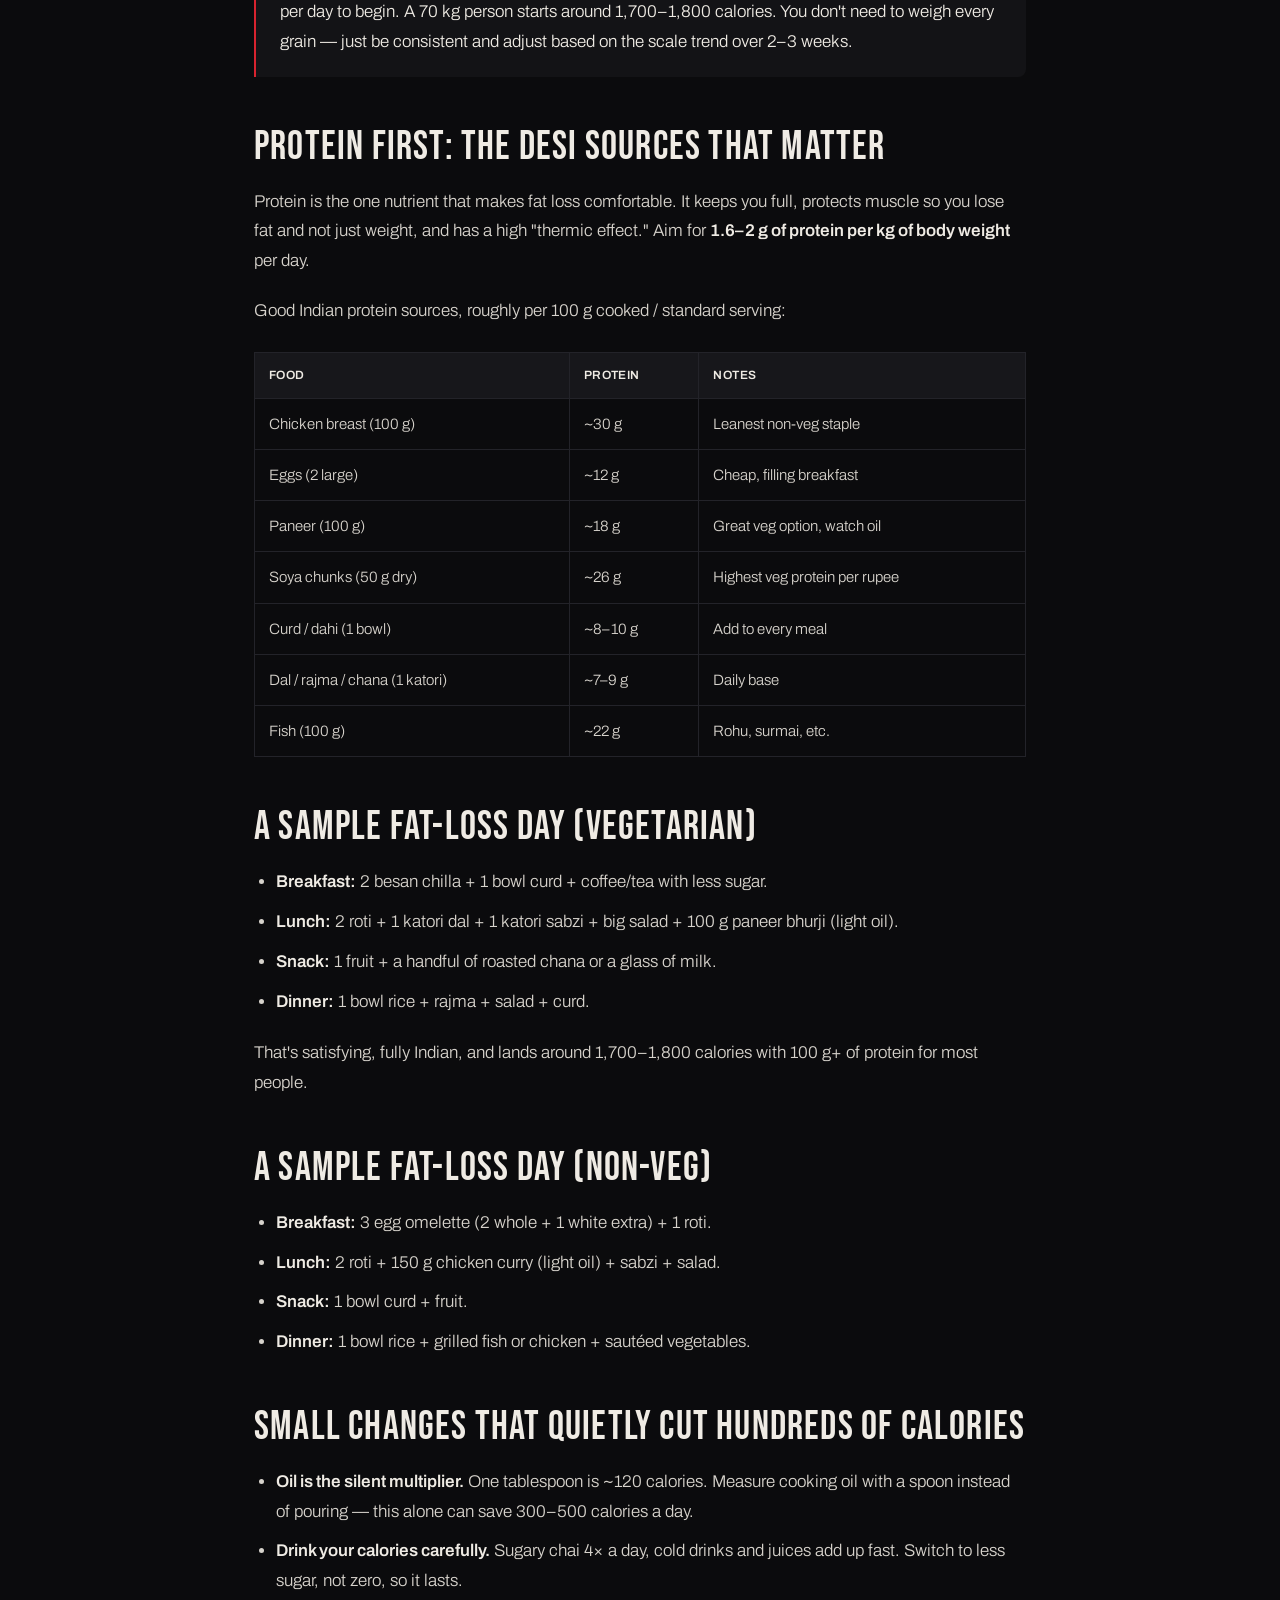
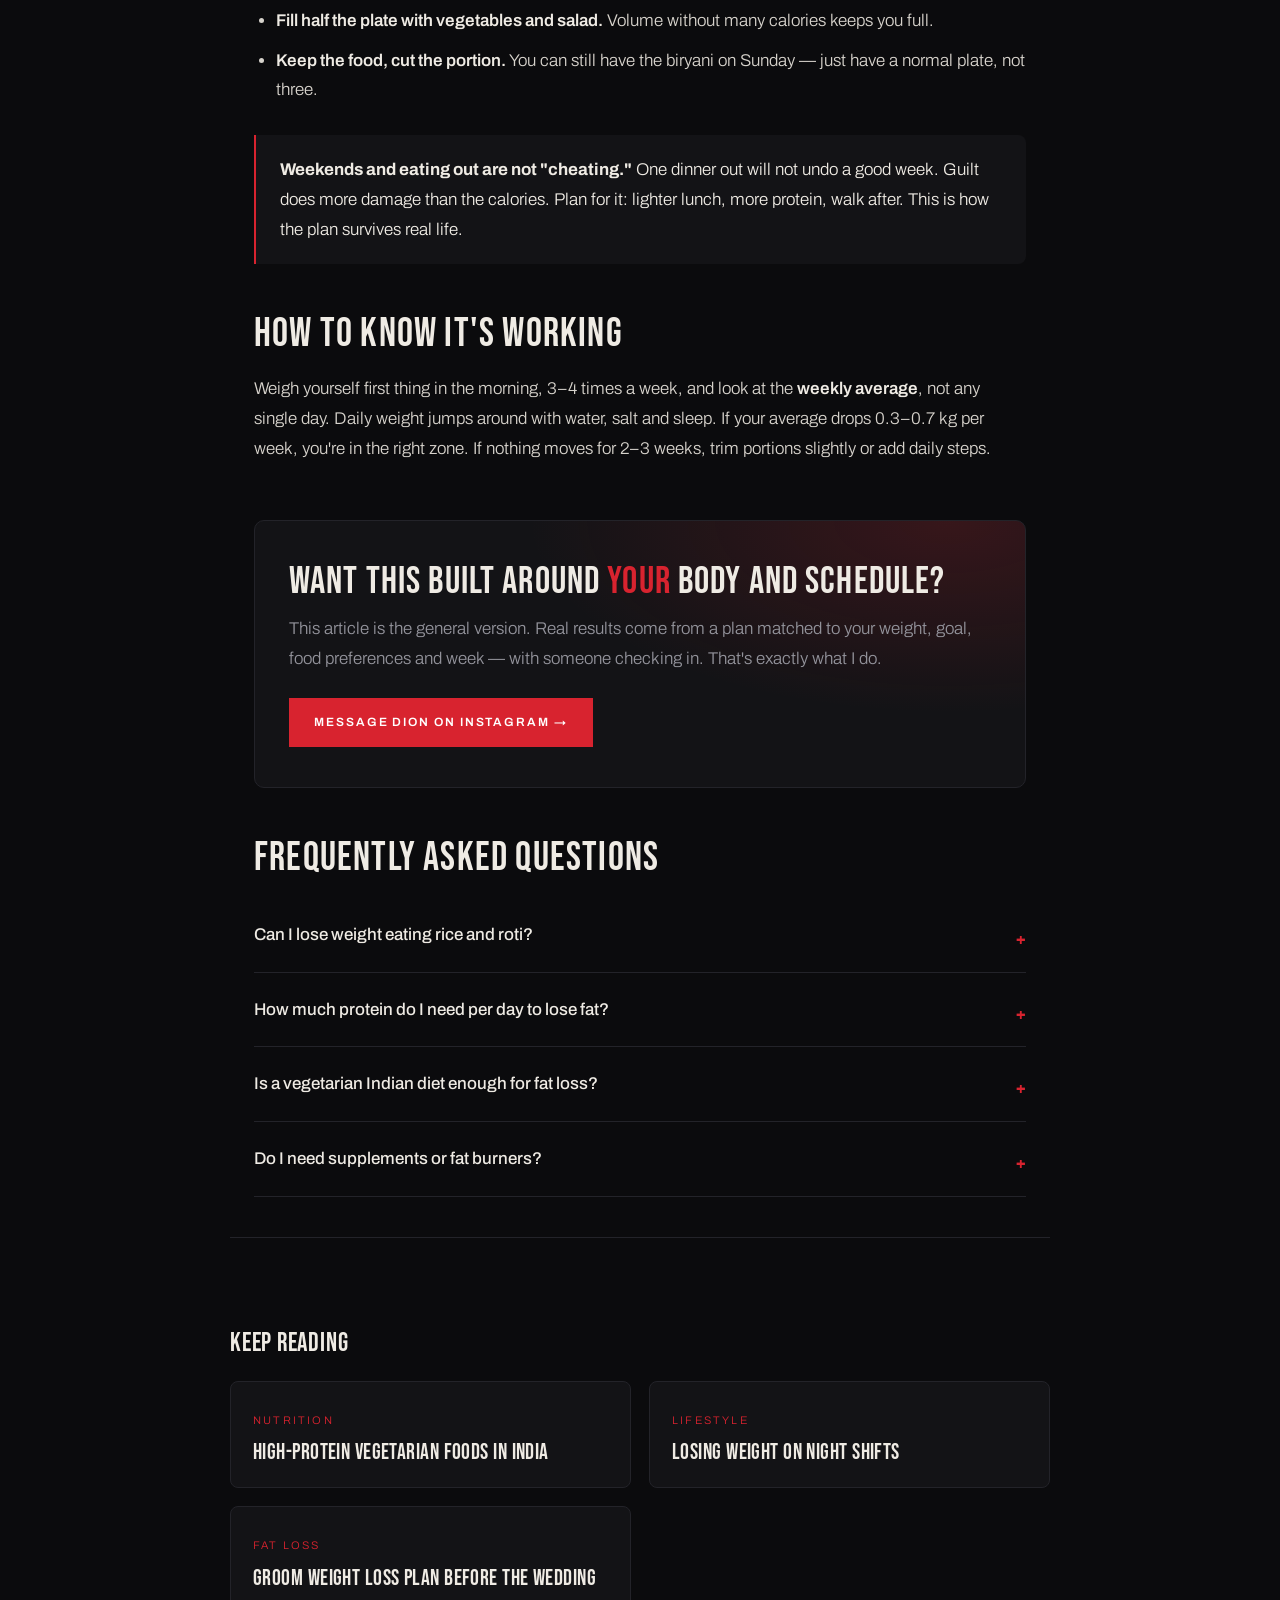
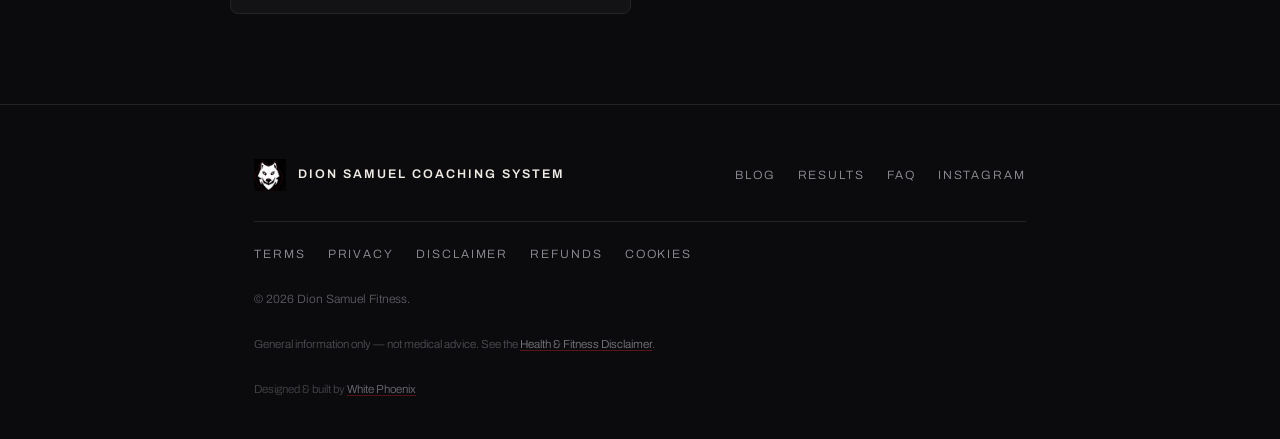
<file: blog/indian-diet-plan-for-fat-loss.html>
<!DOCTYPE html>
<html lang="en">
<head>
<meta charset="UTF-8">
<meta name="viewport" content="width=device-width, initial-scale=1.0">
<!-- Google tag (gtag.js) — GA4 -->
<script async src="https://www.googletagmanager.com/gtag/js?id=G-144KJ00BF6"></script>
<script>
  window.dataLayer = window.dataLayer || [];
  function gtag(){dataLayer.push(arguments);}
  gtag('js', new Date());
  gtag('config', 'G-144KJ00BF6', {
    anonymize_ip: true,
    allow_google_signals: false,
    allow_ad_personalization_signals: false
  });
</script>
<script src="/analytics.js" defer></script>

<title>Indian Diet Plan for Fat Loss: A Simple, No-Bland-Food Guide (2026)</title>
<meta name="description" content="A realistic Indian diet plan for fat loss using everyday desi food — dal, roti, rice, sabzi and paneer. Sample veg and non-veg day, protein targets and how to lose weight without giving up Indian meals.">
<link rel="canonical" href="https://www.dionsamuelfitness.com/blog/indian-diet-plan-for-fat-loss.html">
<meta property="og:type" content="article">
<meta property="og:title" content="Indian Diet Plan for Fat Loss: A Simple, No-Bland-Food Guide">
<meta property="og:description" content="Lose fat on real Indian food. Sample veg and non-veg plans, protein targets, and habits that actually stick.">
<meta property="og:url" content="https://www.dionsamuelfitness.com/blog/indian-diet-plan-for-fat-loss.html">
<meta property="og:image" content="https://www.dionsamuelfitness.com/images/dsf-team-banner-welcome.jpg">
<meta property="og:site_name" content="Dion Samuel Coaching System">
<meta name="twitter:card" content="summary_large_image">
<link rel="icon" href="/favicon.ico" sizes="48x48">
<link rel="apple-touch-icon" href="/apple-touch-icon.png">
<link rel="preconnect" href="https://fonts.googleapis.com">
<link rel="preconnect" href="https://fonts.gstatic.com" crossorigin>
<link href="https://fonts.googleapis.com/css2?family=Bebas+Neue&family=Archivo:ital,wght@0,300;0,400;0,500;0,600;0,700;1,400&display=swap" rel="stylesheet">
<link rel="stylesheet" href="blog.css">
<script type="application/ld+json">
{
  "@context":"https://schema.org",
  "@graph":[
    {
      "@type":"BlogPosting",
      "headline":"Indian Diet Plan for Fat Loss: A Simple, No-Bland-Food Guide",
      "description":"A realistic Indian diet plan for fat loss using everyday desi food.",
      "image":"https://www.dionsamuelfitness.com/images/dsf-team-banner-welcome.jpg",
      "datePublished":"2026-07-22",
      "dateModified":"2026-07-22",
      "author":{"@type":"Person","name":"Dion Samuel","url":"https://www.dionsamuelfitness.com/"},
      "publisher":{"@type":"Organization","name":"Dion Samuel Coaching System","logo":{"@type":"ImageObject","url":"https://www.dionsamuelfitness.com/images/dsf-wolf-logo.jpg"}},
      "mainEntityOfPage":"https://www.dionsamuelfitness.com/blog/indian-diet-plan-for-fat-loss.html"
    },
    {
      "@type":"BreadcrumbList",
      "itemListElement":[
        {"@type":"ListItem","position":1,"name":"Home","item":"https://www.dionsamuelfitness.com/"},
        {"@type":"ListItem","position":2,"name":"Blog","item":"https://www.dionsamuelfitness.com/blog/"},
        {"@type":"ListItem","position":3,"name":"Indian Diet Plan for Fat Loss","item":"https://www.dionsamuelfitness.com/blog/indian-diet-plan-for-fat-loss.html"}
      ]
    },
    {
      "@type":"FAQPage",
      "mainEntity":[
        {"@type":"Question","name":"Can I lose weight eating rice and roti?","acceptedAnswer":{"@type":"Answer","text":"Yes. Fat loss depends on your total calories over the week, not on rice or roti specifically. Portion them to your target, pair them with protein and vegetables, and you can lose fat while still eating both."}},
        {"@type":"Question","name":"How much protein do I need per day to lose fat?","acceptedAnswer":{"@type":"Answer","text":"Aim for roughly 1.6 to 2 grams of protein per kilogram of body weight per day. For a 70 kg person that is about 110 to 140 grams, spread across meals from dal, curd, paneer, eggs, chicken, fish or soya."}},
        {"@type":"Question","name":"Is a vegetarian Indian diet enough for fat loss?","acceptedAnswer":{"@type":"Answer","text":"Absolutely. Paneer, curd, dal, rajma, chana, soya chunks, tofu and milk make it easy to hit protein targets on a vegetarian diet while losing fat."}}
      ]
    }
  ]
}
</script>
</head>
<body>

<header>
  <nav class="nav">
    <a class="brand" href="../index.html"><img src="../images/dsf-wolf-logo.jpg" alt="Dion Samuel Coaching System logo">Dion&nbsp;Samuel&nbsp;Coaching&nbsp;System</a>
    <div class="nav-links">
      <a href="index.html">Blog</a>
      <a href="../index.html#story">My Story</a>
      <a href="../index.html#results">Results</a>
      <a href="../index.html#faq">FAQ</a>
    </div>
    <a class="btn" href="https://ig.me/m/dionsamuel_?text=Hi%20Dion%2C%20I%20read%20your%20fat%20loss%20article%20and%20want%20help%20with%20my%20diet." target="_blank" rel="noopener">Enquire</a>
  </nav>
</header>

<main class="post">
  <div class="wrap">
    <p class="crumbs"><a href="../index.html">Home</a> / <a href="index.html">Blog</a> / Indian Diet Plan for Fat Loss</p>
    <p class="eyebrow">Nutrition · India</p>
    <h1>Indian Diet Plan for Fat Loss (Without Eating Bland Food)</h1>
    <p class="meta">By <b>Dion Samuel</b> · Lifestyle &amp; Transformation Coach · Updated 22 July 2026 · 8 min read</p>

    <figure class="hero-img">
      <img src="../images/blog/dsf-blog-indian-diet-thali.svg" width="1200" height="630" alt="Line drawing of an Indian thali — dal, sabzi, curd, roti and rice — with notes reading 1 tbsp oil ≈ 120 kcal, weekly average not daily, and 1.6–2 g protein per kg">
      <figcaption>The plate doesn't change. The portions, the oil and the protein do.</figcaption>
    </figure>

    <p class="lead">You do not need to give up rice, roti or your mum's sabzi to lose fat. You need a plan built around the food you actually eat every day. Here is exactly how to build an Indian diet for fat loss that you can follow for months, not three miserable weeks.</p>

    <p>Most "fat loss diets" fail in India for one reason: they are copied from Western plans full of oats, broccoli and chicken breast, then handed to someone whose family cooks dal, sabzi and chawal every night. You feel deprived, you cook two separate meals, and within a fortnight you quietly go back to normal. The scale hasn't moved and you've decided you "lack discipline."</p>
    <p>You don't lack discipline. You were handed a plan that ignored your life. Let's fix that.</p>

    <h2>The only rule that <em>actually</em> drives fat loss</h2>
    <p>Fat loss happens when you eat slightly fewer calories than you burn, consistently, over weeks. That's it. No food is "fattening" on its own and no food "burns fat." Rice is not the enemy; eating far more than you need — of anything — is.</p>
    <p>So the goal is not to ban foods. It is to eat the desi food you love in the right amounts, with enough protein to protect your muscle and keep you full. Get that right and the results take care of themselves.</p>

    <div class="callout"><b>Start here:</b> A simple fat-loss target for most people is roughly 24–26 calories per kg of body weight per day to begin. A 70 kg person starts around 1,700–1,800 calories. You don't need to weigh every grain — just be consistent and adjust based on the scale trend over 2–3 weeks.</div>

    <h2>Protein first: the desi sources that matter</h2>
    <p>Protein is the one nutrient that makes fat loss comfortable. It keeps you full, protects muscle so you lose fat and not just weight, and has a high "thermic effect." Aim for <b>1.6–2 g of protein per kg of body weight</b> per day.</p>
    <p>Good Indian protein sources, roughly per 100 g cooked / standard serving:</p>
    <div class="table-wrap">
    <table>
      <thead><tr><th>Food</th><th>Protein</th><th>Notes</th></tr></thead>
      <tbody>
        <tr><td>Chicken breast (100 g)</td><td>~30 g</td><td>Leanest non-veg staple</td></tr>
        <tr><td>Eggs (2 large)</td><td>~12 g</td><td>Cheap, filling breakfast</td></tr>
        <tr><td>Paneer (100 g)</td><td>~18 g</td><td>Great veg option, watch oil</td></tr>
        <tr><td>Soya chunks (50 g dry)</td><td>~26 g</td><td>Highest veg protein per rupee</td></tr>
        <tr><td>Curd / dahi (1 bowl)</td><td>~8–10 g</td><td>Add to every meal</td></tr>
        <tr><td>Dal / rajma / chana (1 katori)</td><td>~7–9 g</td><td>Daily base</td></tr>
        <tr><td>Fish (100 g)</td><td>~22 g</td><td>Rohu, surmai, etc.</td></tr>
      </tbody>
    </table>
    </div>

    <h2>A sample fat-loss day (vegetarian)</h2>
    <ul>
      <li><b>Breakfast:</b> 2 besan chilla + 1 bowl curd + coffee/tea with less sugar.</li>
      <li><b>Lunch:</b> 2 roti + 1 katori dal + 1 katori sabzi + big salad + 100 g paneer bhurji (light oil).</li>
      <li><b>Snack:</b> 1 fruit + a handful of roasted chana or a glass of milk.</li>
      <li><b>Dinner:</b> 1 bowl rice + rajma + salad + curd.</li>
    </ul>
    <p>That's satisfying, fully Indian, and lands around 1,700–1,800 calories with 100 g+ of protein for most people.</p>

    <h2>A sample fat-loss day (non-veg)</h2>
    <ul>
      <li><b>Breakfast:</b> 3 egg omelette (2 whole + 1 white extra) + 1 roti.</li>
      <li><b>Lunch:</b> 2 roti + 150 g chicken curry (light oil) + sabzi + salad.</li>
      <li><b>Snack:</b> 1 bowl curd + fruit.</li>
      <li><b>Dinner:</b> 1 bowl rice + grilled fish or chicken + sautéed vegetables.</li>
    </ul>

    <h2>Small changes that quietly cut hundreds of calories</h2>
    <ul>
      <li><b>Oil is the silent multiplier.</b> One tablespoon is ~120 calories. Measure cooking oil with a spoon instead of pouring — this alone can save 300–500 calories a day.</li>
      <li><b>Drink your calories carefully.</b> Sugary chai 4× a day, cold drinks and juices add up fast. Switch to less sugar, not zero, so it lasts.</li>
      <li><b>Fill half the plate with vegetables and salad.</b> Volume without many calories keeps you full.</li>
      <li><b>Keep the food, cut the portion.</b> You can still have the biryani on Sunday — just have a normal plate, not three.</li>
    </ul>

    <div class="callout"><b>Weekends and eating out are not "cheating."</b> One dinner out will not undo a good week. Guilt does more damage than the calories. Plan for it: lighter lunch, more protein, walk after. This is how the plan survives real life.</div>

    <h2>How to know it's working</h2>
    <p>Weigh yourself first thing in the morning, 3–4 times a week, and look at the <b>weekly average</b>, not any single day. Daily weight jumps around with water, salt and sleep. If your average drops 0.3–0.7 kg per week, you're in the right zone. If nothing moves for 2–3 weeks, trim portions slightly or add daily steps.</p>

    <div class="cta">
      <h2>Want this built around <em>your</em> body and schedule?</h2>
      <p>This article is the general version. Real results come from a plan matched to your weight, goal, food preferences and week — with someone checking in. That's exactly what I do.</p>
      <a class="btn" href="https://ig.me/m/dionsamuel_?text=Hi%20Dion%2C%20I%20read%20your%20Indian%20fat%20loss%20diet%20article%20and%20want%20a%20plan%20for%20my%20goal." target="_blank" rel="noopener">Message Dion on Instagram →</a>
    </div>

    <div class="faq-block">
      <h2>Frequently asked questions</h2>
      <details><summary>Can I lose weight eating rice and roti?</summary><p>Yes. Fat loss depends on your total calories over the week, not on rice or roti specifically. Portion them to your target, pair them with protein and vegetables, and you can lose fat while still eating both every day.</p></details>
      <details><summary>How much protein do I need per day to lose fat?</summary><p>Aim for roughly 1.6 to 2 grams of protein per kilogram of body weight. For a 70 kg person that's about 110–140 g a day, spread across dal, curd, paneer, eggs, chicken, fish or soya.</p></details>
      <details><summary>Is a vegetarian Indian diet enough for fat loss?</summary><p>Absolutely. Paneer, curd, dal, rajma, chana, soya chunks, tofu and milk make it easy to hit protein targets on a fully vegetarian diet while losing fat.</p></details>
      <details><summary>Do I need supplements or fat burners?</summary><p>No. Whey protein can be a convenient way to hit your protein target, but it's optional. "Fat burners" are largely a waste of money — food and consistency do the work.</p></details>
    </div>
  </div>

  <div class="wrap related">
    <h2>Keep reading</h2>
    <div class="rel-grid">
      <a class="rel-card" href="vegetarian-high-protein-foods-india.html"><span>Nutrition</span><b>High-Protein Vegetarian Foods in India</b></a>
      <a class="rel-card" href="lose-weight-night-shift-india.html"><span>Lifestyle</span><b>Losing Weight on Night Shifts</b></a>
      <a class="rel-card" href="wedding-weight-loss-plan-groom-india.html"><span>Fat loss</span><b>Groom Weight Loss Plan Before the Wedding</b></a>
    </div>
  </div>
</main>

<footer>
  <div class="wrap foot">
    <a class="brand" href="../index.html"><img src="../images/dsf-wolf-logo.jpg" alt="DSF logo">Dion&nbsp;Samuel&nbsp;Coaching&nbsp;System</a>
    <div class="foot-links"><a href="index.html">Blog</a><a href="../index.html#results">Results</a><a href="../index.html#faq">FAQ</a><a href="https://www.instagram.com/dionsamuel_/" target="_blank" rel="noopener">Instagram</a></div>
    <div class="foot-links legal"><a href="/terms.html">Terms</a><a href="/privacy.html">Privacy</a><a href="/disclaimer.html">Disclaimer</a><a href="/refund-policy.html">Refunds</a><a href="/cookie-policy.html">Cookies</a></div>
    <small>© 2026 Dion Samuel Fitness.</small>
    <small class="foot-note">General information only — not medical advice. See the <a href="/disclaimer.html">Health &amp; Fitness Disclaimer</a>.</small>
    <small class="credit">Designed &amp; built by <a href="https://whitephoenixconsulting.com/" target="_blank" rel="noopener">White Phoenix</a></small>
  </div>
</footer>
</body>
</html>
</file>
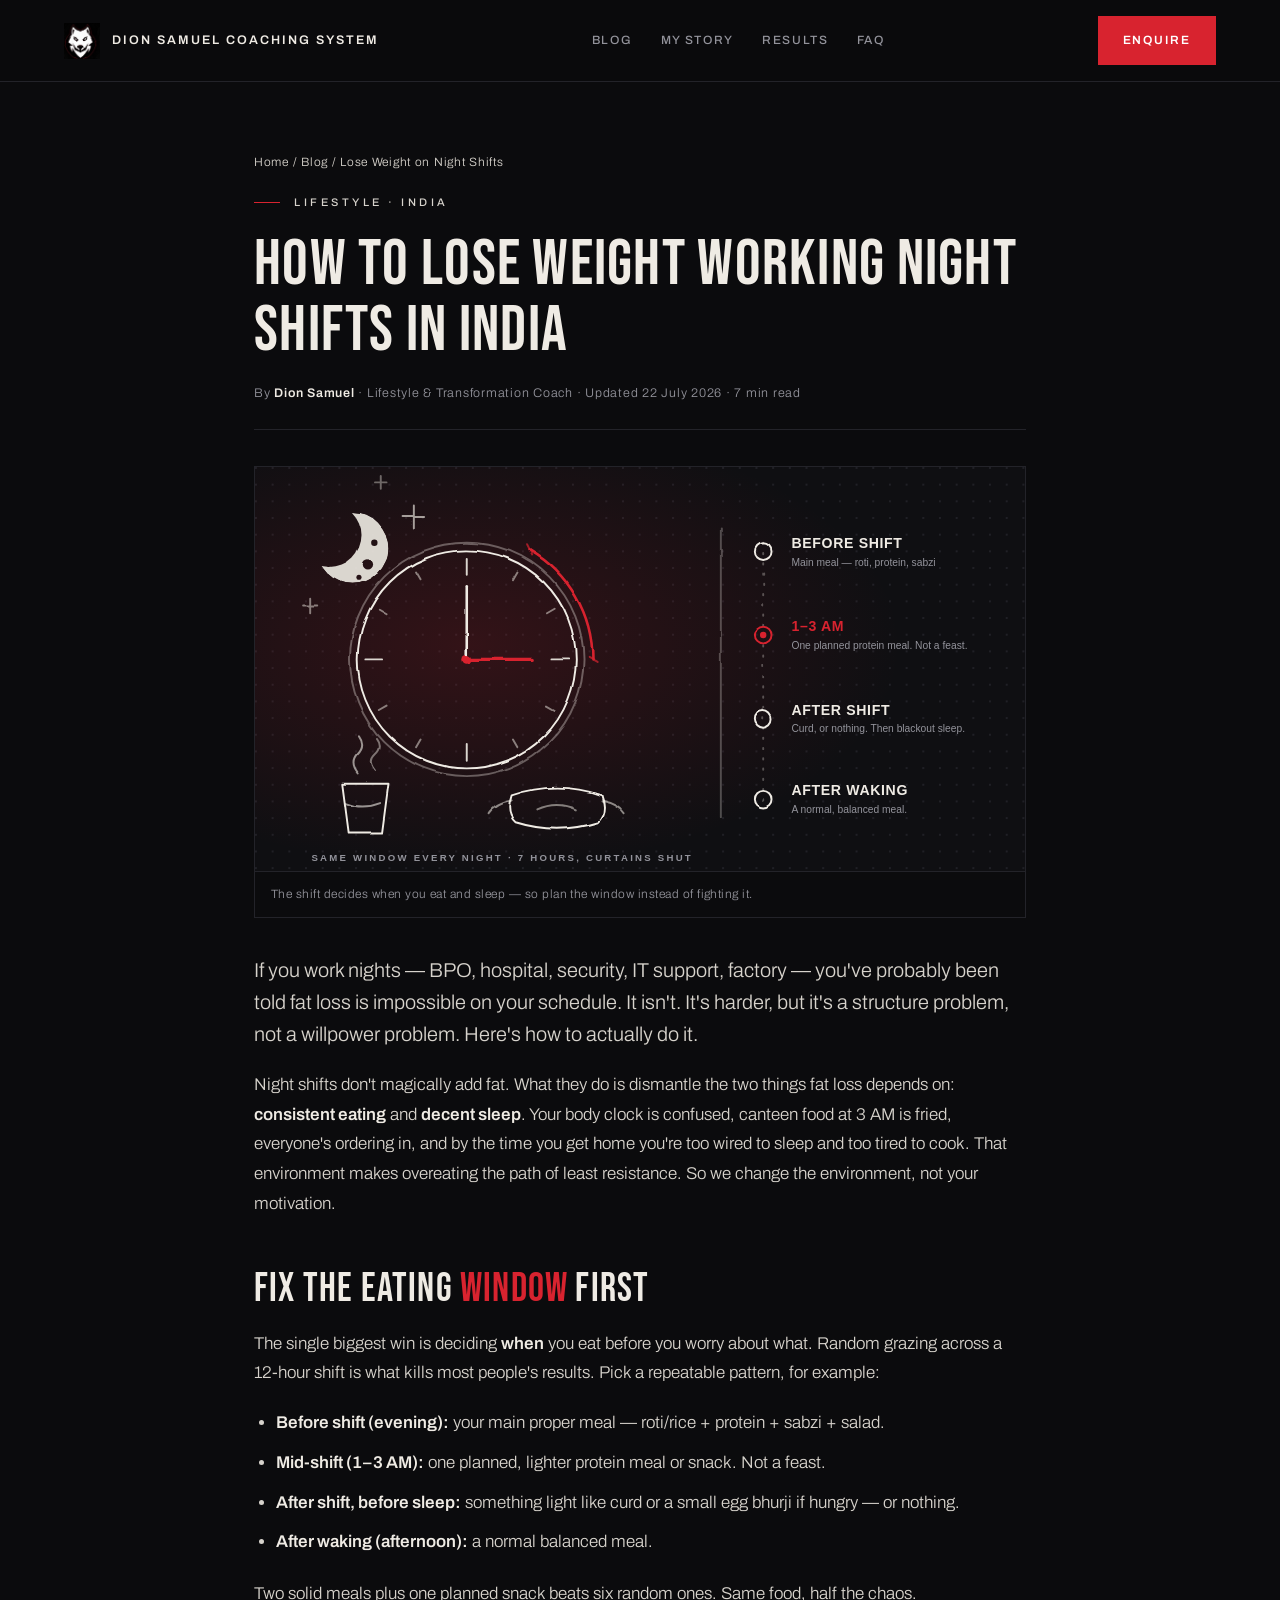
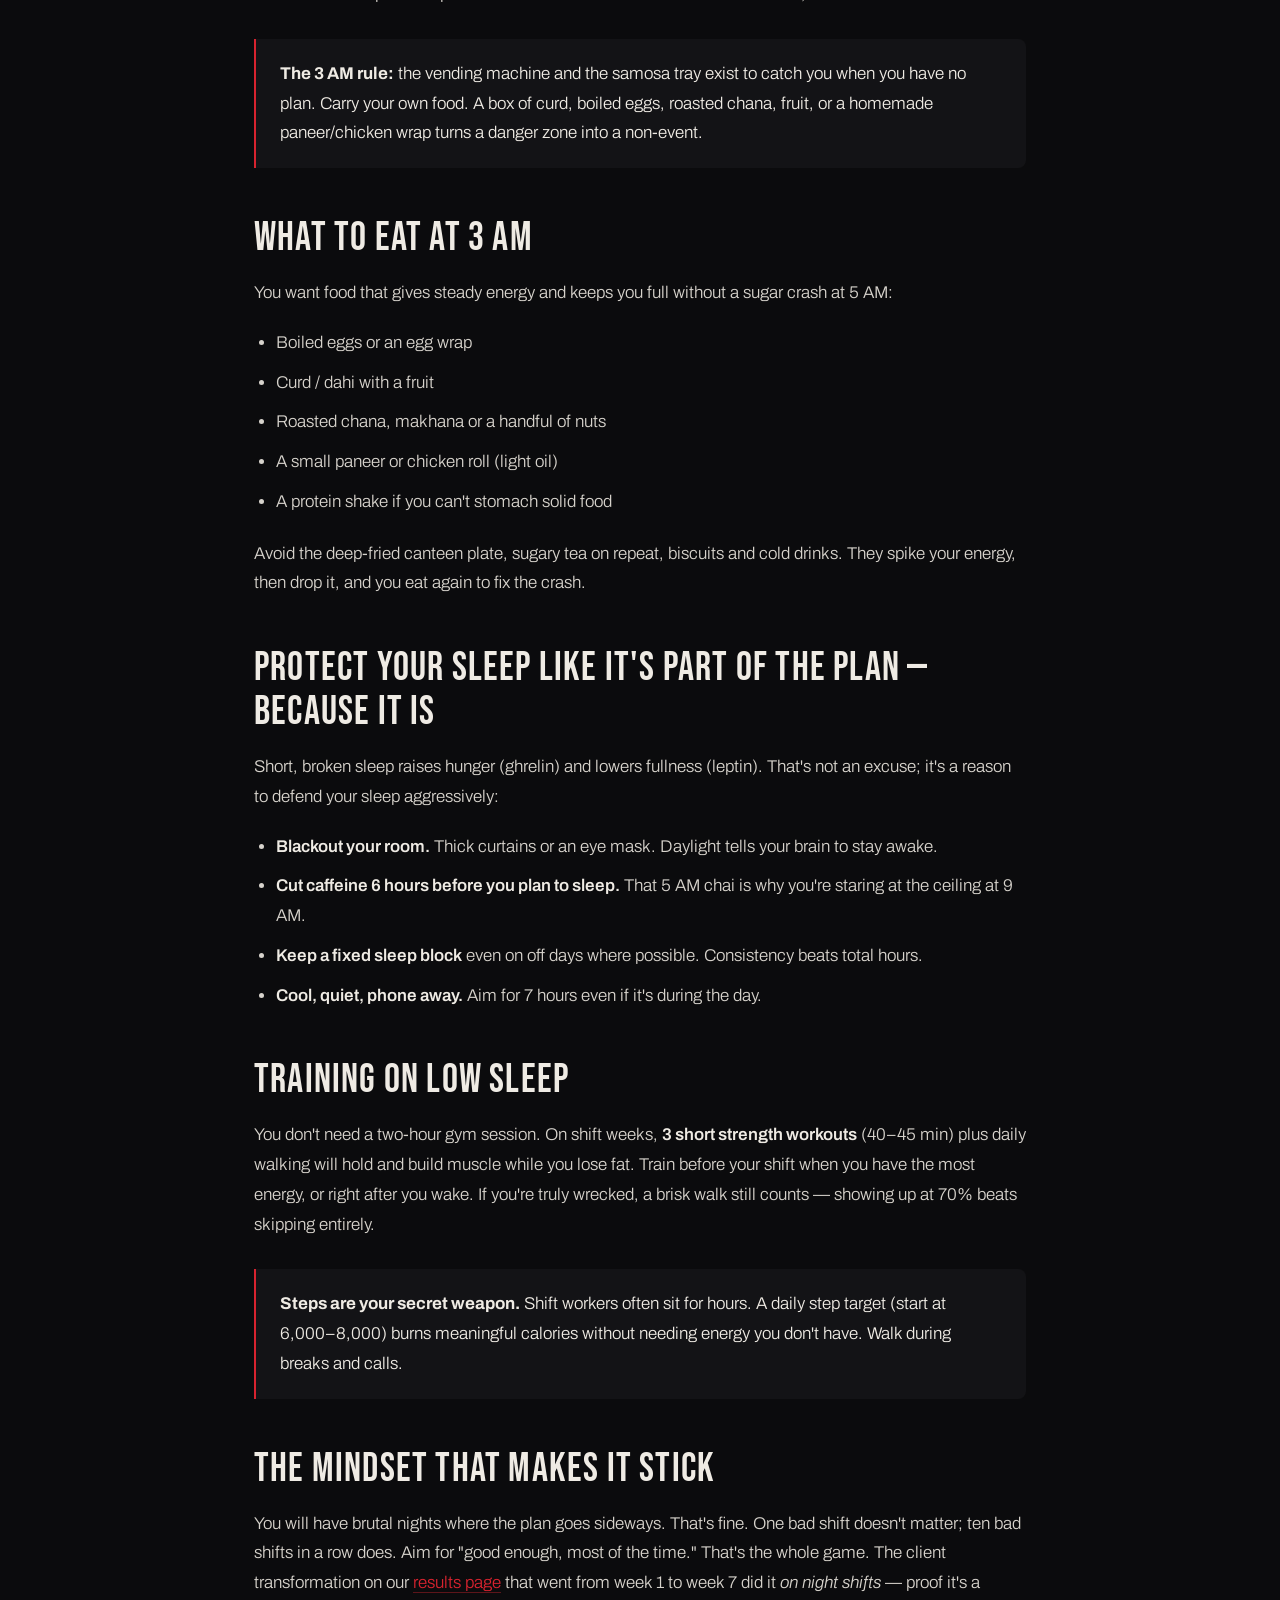
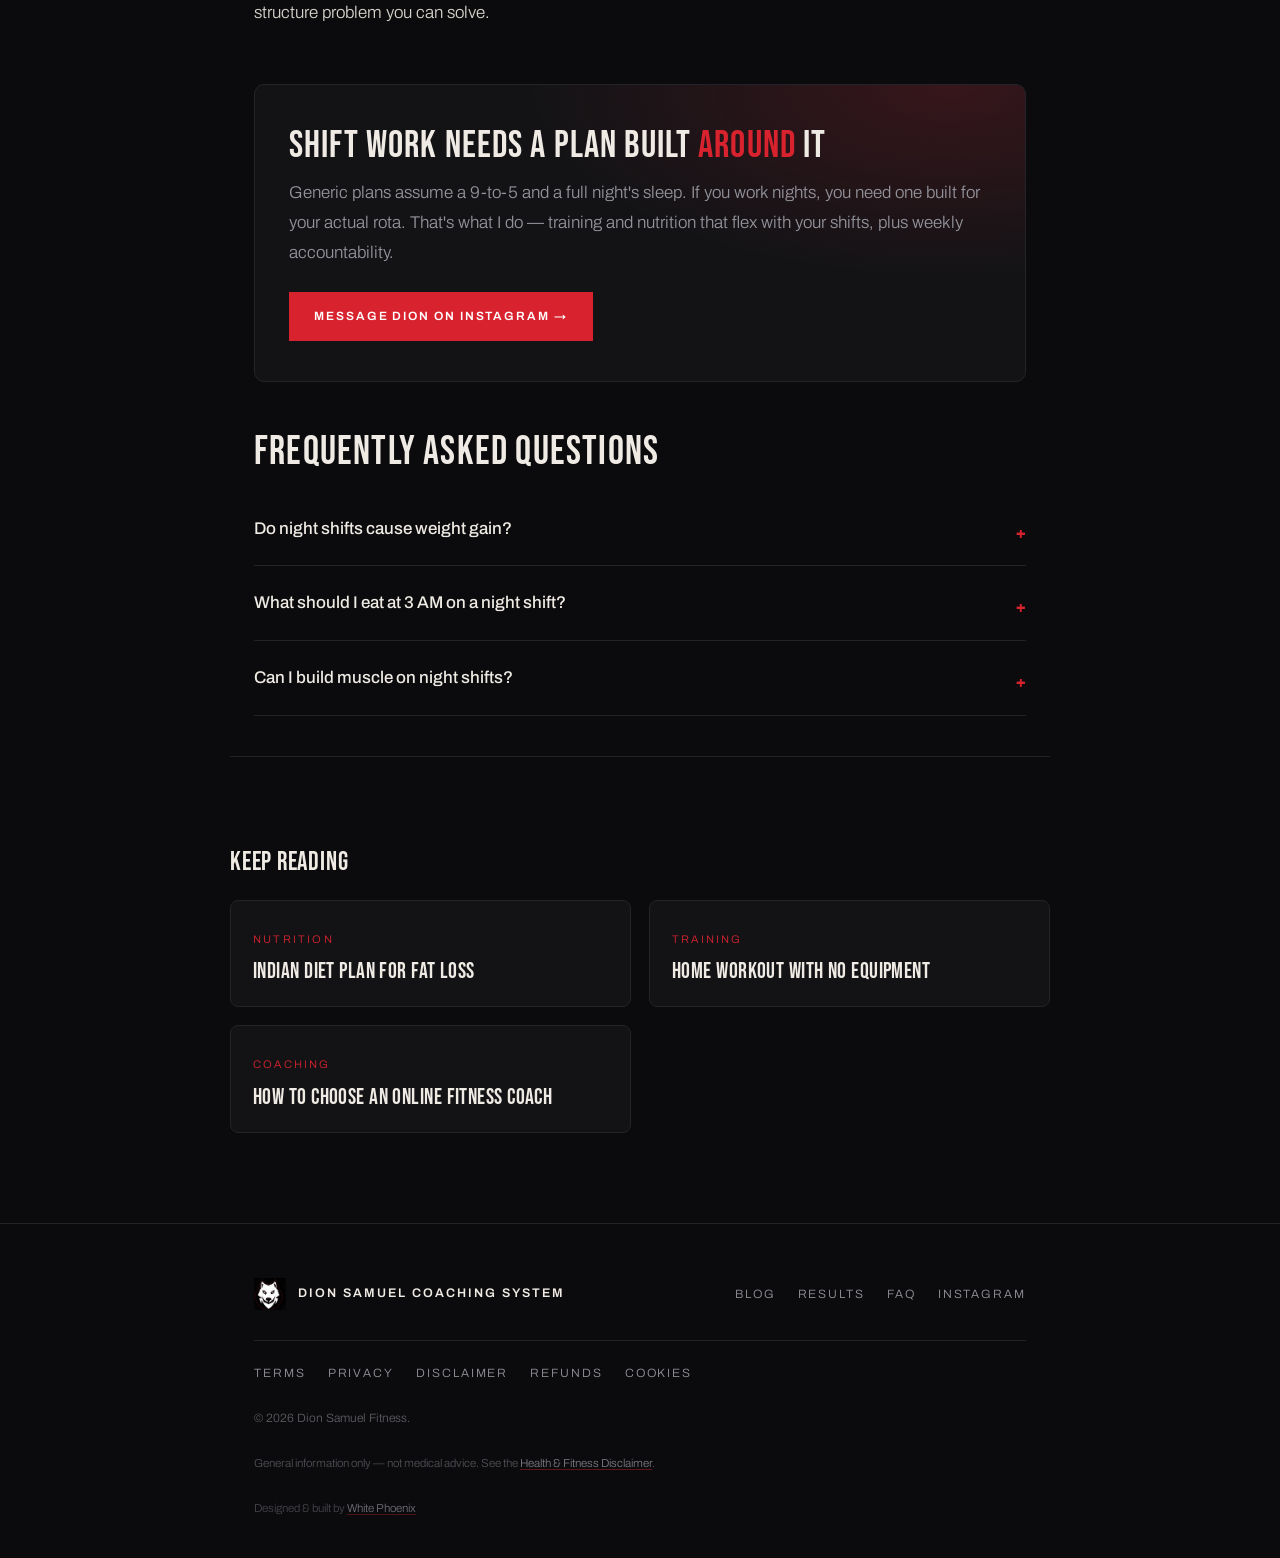
<file: blog/lose-weight-night-shift-india.html>
<!DOCTYPE html>
<html lang="en">
<head>
<meta charset="UTF-8">
<meta name="viewport" content="width=device-width, initial-scale=1.0">
<!-- Google tag (gtag.js) — GA4 -->
<script async src="https://www.googletagmanager.com/gtag/js?id=G-144KJ00BF6"></script>
<script>
  window.dataLayer = window.dataLayer || [];
  function gtag(){dataLayer.push(arguments);}
  gtag('js', new Date());
  gtag('config', 'G-144KJ00BF6', {
    anonymize_ip: true,
    allow_google_signals: false,
    allow_ad_personalization_signals: false
  });
</script>
<script src="/analytics.js" defer></script>

<title>How to Lose Weight Working Night Shifts in India (Realistic Guide)</title>
<meta name="description" content="Night shifts wrecking your fat loss? A realistic guide for Indian shift workers — when to eat, what to eat at 3 AM, how to train on no sleep, and how to lose weight without quitting your job.">
<link rel="canonical" href="https://www.dionsamuelfitness.com/blog/lose-weight-night-shift-india.html">
<meta property="og:type" content="article">
<meta property="og:title" content="How to Lose Weight Working Night Shifts in India">
<meta property="og:description" content="A realistic fat-loss guide for Indian shift workers: meal timing, 3 AM food choices, training on low sleep.">
<meta property="og:url" content="https://www.dionsamuelfitness.com/blog/lose-weight-night-shift-india.html">
<meta property="og:image" content="https://www.dionsamuelfitness.com/images/dsf-transformation-week-1-to-7-night-shifts.jpg">
<meta property="og:site_name" content="Dion Samuel Coaching System">
<meta name="twitter:card" content="summary_large_image">
<link rel="icon" href="/favicon.ico" sizes="48x48">
<link rel="apple-touch-icon" href="/apple-touch-icon.png">
<link rel="preconnect" href="https://fonts.googleapis.com">
<link rel="preconnect" href="https://fonts.gstatic.com" crossorigin>
<link href="https://fonts.googleapis.com/css2?family=Bebas+Neue&family=Archivo:ital,wght@0,300;0,400;0,500;0,600;0,700;1,400&display=swap" rel="stylesheet">
<link rel="stylesheet" href="blog.css">
<script type="application/ld+json">
{
  "@context":"https://schema.org",
  "@graph":[
    {
      "@type":"BlogPosting",
      "headline":"How to Lose Weight Working Night Shifts in India",
      "description":"A realistic fat-loss guide for Indian shift workers.",
      "image":"https://www.dionsamuelfitness.com/images/dsf-transformation-week-1-to-7-night-shifts.jpg",
      "datePublished":"2026-07-22","dateModified":"2026-07-22",
      "author":{"@type":"Person","name":"Dion Samuel","url":"https://www.dionsamuelfitness.com/"},
      "publisher":{"@type":"Organization","name":"Dion Samuel Coaching System","logo":{"@type":"ImageObject","url":"https://www.dionsamuelfitness.com/images/dsf-wolf-logo.jpg"}},
      "mainEntityOfPage":"https://www.dionsamuelfitness.com/blog/lose-weight-night-shift-india.html"
    },
    {
      "@type":"BreadcrumbList",
      "itemListElement":[
        {"@type":"ListItem","position":1,"name":"Home","item":"https://www.dionsamuelfitness.com/"},
        {"@type":"ListItem","position":2,"name":"Blog","item":"https://www.dionsamuelfitness.com/blog/"},
        {"@type":"ListItem","position":3,"name":"Lose Weight on Night Shifts","item":"https://www.dionsamuelfitness.com/blog/lose-weight-night-shift-india.html"}
      ]
    },
    {
      "@type":"FAQPage",
      "mainEntity":[
        {"@type":"Question","name":"Do night shifts cause weight gain?","acceptedAnswer":{"@type":"Answer","text":"Night shifts don't directly cause weight gain, but they disrupt sleep, hunger hormones and routine, which makes overeating easier. With a fixed eating window and planned meals you can still lose fat while working nights."}},
        {"@type":"Question","name":"What should I eat at 3 AM on a night shift?","acceptedAnswer":{"@type":"Answer","text":"Choose a light, protein-rich option like curd, boiled eggs, a small paneer or chicken wrap, roasted chana or a protein shake. Avoid heavy fried food and sugary snacks that spike then crash your energy."}}
      ]
    }
  ]
}
</script>
</head>
<body>

<header>
  <nav class="nav">
    <a class="brand" href="../index.html"><img src="../images/dsf-wolf-logo.jpg" alt="Dion Samuel Coaching System logo">Dion&nbsp;Samuel&nbsp;Coaching&nbsp;System</a>
    <div class="nav-links">
      <a href="index.html">Blog</a>
      <a href="../index.html#story">My Story</a>
      <a href="../index.html#results">Results</a>
      <a href="../index.html#faq">FAQ</a>
    </div>
    <a class="btn" href="https://ig.me/m/dionsamuel_?text=Hi%20Dion%2C%20I%20work%20night%20shifts%20and%20want%20help%20losing%20weight." target="_blank" rel="noopener">Enquire</a>
  </nav>
</header>

<main class="post">
  <div class="wrap">
    <p class="crumbs"><a href="../index.html">Home</a> / <a href="index.html">Blog</a> / Lose Weight on Night Shifts</p>
    <p class="eyebrow">Lifestyle · India</p>
    <h1>How to Lose Weight Working Night Shifts in India</h1>
    <p class="meta">By <b>Dion Samuel</b> · Lifestyle &amp; Transformation Coach · Updated 22 July 2026 · 7 min read</p>

    <figure class="hero-img">
      <img src="../images/blog/dsf-blog-night-shift-clock.svg" width="1200" height="630" alt="Line drawing of a clock at 3 AM with a crescent moon, chai glass and sleep mask, next to a night-shift eating timeline: main meal before shift, one protein meal at 1–3 AM, curd after shift, balanced meal after waking">
      <figcaption>The shift decides when you eat and sleep — so plan the window instead of fighting it.</figcaption>
    </figure>

    <p class="lead">If you work nights — BPO, hospital, security, IT support, factory — you've probably been told fat loss is impossible on your schedule. It isn't. It's harder, but it's a structure problem, not a willpower problem. Here's how to actually do it.</p>

    <p>Night shifts don't magically add fat. What they do is dismantle the two things fat loss depends on: <b>consistent eating</b> and <b>decent sleep</b>. Your body clock is confused, canteen food at 3 AM is fried, everyone's ordering in, and by the time you get home you're too wired to sleep and too tired to cook. That environment makes overeating the path of least resistance. So we change the environment, not your motivation.</p>

    <h2>Fix the eating <em>window</em> first</h2>
    <p>The single biggest win is deciding <b>when</b> you eat before you worry about what. Random grazing across a 12-hour shift is what kills most people's results. Pick a repeatable pattern, for example:</p>
    <ul>
      <li><b>Before shift (evening):</b> your main proper meal — roti/rice + protein + sabzi + salad.</li>
      <li><b>Mid-shift (1–3 AM):</b> one planned, lighter protein meal or snack. Not a feast.</li>
      <li><b>After shift, before sleep:</b> something light like curd or a small egg bhurji if hungry — or nothing.</li>
      <li><b>After waking (afternoon):</b> a normal balanced meal.</li>
    </ul>
    <p>Two solid meals plus one planned snack beats six random ones. Same food, half the chaos.</p>

    <div class="callout"><b>The 3 AM rule:</b> the vending machine and the samosa tray exist to catch you when you have no plan. Carry your own food. A box of curd, boiled eggs, roasted chana, fruit, or a homemade paneer/chicken wrap turns a danger zone into a non-event.</div>

    <h2>What to eat at 3 AM</h2>
    <p>You want food that gives steady energy and keeps you full without a sugar crash at 5 AM:</p>
    <ul>
      <li>Boiled eggs or an egg wrap</li>
      <li>Curd / dahi with a fruit</li>
      <li>Roasted chana, makhana or a handful of nuts</li>
      <li>A small paneer or chicken roll (light oil)</li>
      <li>A protein shake if you can't stomach solid food</li>
    </ul>
    <p>Avoid the deep-fried canteen plate, sugary tea on repeat, biscuits and cold drinks. They spike your energy, then drop it, and you eat again to fix the crash.</p>

    <h2>Protect your sleep like it's part of the plan — because it is</h2>
    <p>Short, broken sleep raises hunger (ghrelin) and lowers fullness (leptin). That's not an excuse; it's a reason to defend your sleep aggressively:</p>
    <ul>
      <li><b>Blackout your room.</b> Thick curtains or an eye mask. Daylight tells your brain to stay awake.</li>
      <li><b>Cut caffeine 6 hours before you plan to sleep.</b> That 5 AM chai is why you're staring at the ceiling at 9 AM.</li>
      <li><b>Keep a fixed sleep block</b> even on off days where possible. Consistency beats total hours.</li>
      <li><b>Cool, quiet, phone away.</b> Aim for 7 hours even if it's during the day.</li>
    </ul>

    <h2>Training on low sleep</h2>
    <p>You don't need a two-hour gym session. On shift weeks, <b>3 short strength workouts</b> (40–45 min) plus daily walking will hold and build muscle while you lose fat. Train before your shift when you have the most energy, or right after you wake. If you're truly wrecked, a brisk walk still counts — showing up at 70% beats skipping entirely.</p>

    <div class="callout"><b>Steps are your secret weapon.</b> Shift workers often sit for hours. A daily step target (start at 6,000–8,000) burns meaningful calories without needing energy you don't have. Walk during breaks and calls.</div>

    <h2>The mindset that makes it stick</h2>
    <p>You will have brutal nights where the plan goes sideways. That's fine. One bad shift doesn't matter; ten bad shifts in a row does. Aim for "good enough, most of the time." That's the whole game. The client transformation on our <a class="inline" href="../index.html#results">results page</a> that went from week 1 to week 7 did it <em>on night shifts</em> — proof it's a structure problem you can solve.</p>

    <div class="cta">
      <h2>Shift work needs a plan built <em>around</em> it</h2>
      <p>Generic plans assume a 9-to-5 and a full night's sleep. If you work nights, you need one built for your actual rota. That's what I do — training and nutrition that flex with your shifts, plus weekly accountability.</p>
      <a class="btn" href="https://ig.me/m/dionsamuel_?text=Hi%20Dion%2C%20I%20work%20night%20shifts%20and%20want%20a%20fat%20loss%20plan%20that%20fits%20my%20rota." target="_blank" rel="noopener">Message Dion on Instagram →</a>
    </div>

    <div class="faq-block">
      <h2>Frequently asked questions</h2>
      <details><summary>Do night shifts cause weight gain?</summary><p>Not directly. They disrupt sleep, hunger hormones and routine, which makes overeating easier. With a fixed eating window and planned meals you can still lose fat while working nights.</p></details>
      <details><summary>What should I eat at 3 AM on a night shift?</summary><p>Something light and protein-rich: curd, boiled eggs, a small paneer or chicken wrap, roasted chana or a protein shake. Avoid heavy fried food and sugary snacks.</p></details>
      <details><summary>Can I build muscle on night shifts?</summary><p>Yes. Three short strength sessions a week, enough protein (1.6–2 g/kg) and protected sleep are enough to build muscle even on a rotating shift schedule.</p></details>
    </div>
  </div>

  <div class="wrap related">
    <h2>Keep reading</h2>
    <div class="rel-grid">
      <a class="rel-card" href="indian-diet-plan-for-fat-loss.html"><span>Nutrition</span><b>Indian Diet Plan for Fat Loss</b></a>
      <a class="rel-card" href="home-workout-no-equipment-india.html"><span>Training</span><b>Home Workout With No Equipment</b></a>
      <a class="rel-card" href="how-to-choose-online-fitness-coach-india.html"><span>Coaching</span><b>How to Choose an Online Fitness Coach</b></a>
    </div>
  </div>
</main>

<footer>
  <div class="wrap foot">
    <a class="brand" href="../index.html"><img src="../images/dsf-wolf-logo.jpg" alt="DSF logo">Dion&nbsp;Samuel&nbsp;Coaching&nbsp;System</a>
    <div class="foot-links"><a href="index.html">Blog</a><a href="../index.html#results">Results</a><a href="../index.html#faq">FAQ</a><a href="https://www.instagram.com/dionsamuel_/" target="_blank" rel="noopener">Instagram</a></div>
    <div class="foot-links legal"><a href="/terms.html">Terms</a><a href="/privacy.html">Privacy</a><a href="/disclaimer.html">Disclaimer</a><a href="/refund-policy.html">Refunds</a><a href="/cookie-policy.html">Cookies</a></div>
    <small>© 2026 Dion Samuel Fitness.</small>
    <small class="foot-note">General information only — not medical advice. See the <a href="/disclaimer.html">Health &amp; Fitness Disclaimer</a>.</small>
    <small class="credit">Designed &amp; built by <a href="https://whitephoenixconsulting.com/" target="_blank" rel="noopener">White Phoenix</a></small>
  </div>
</footer>
</body>
</html>
</file>
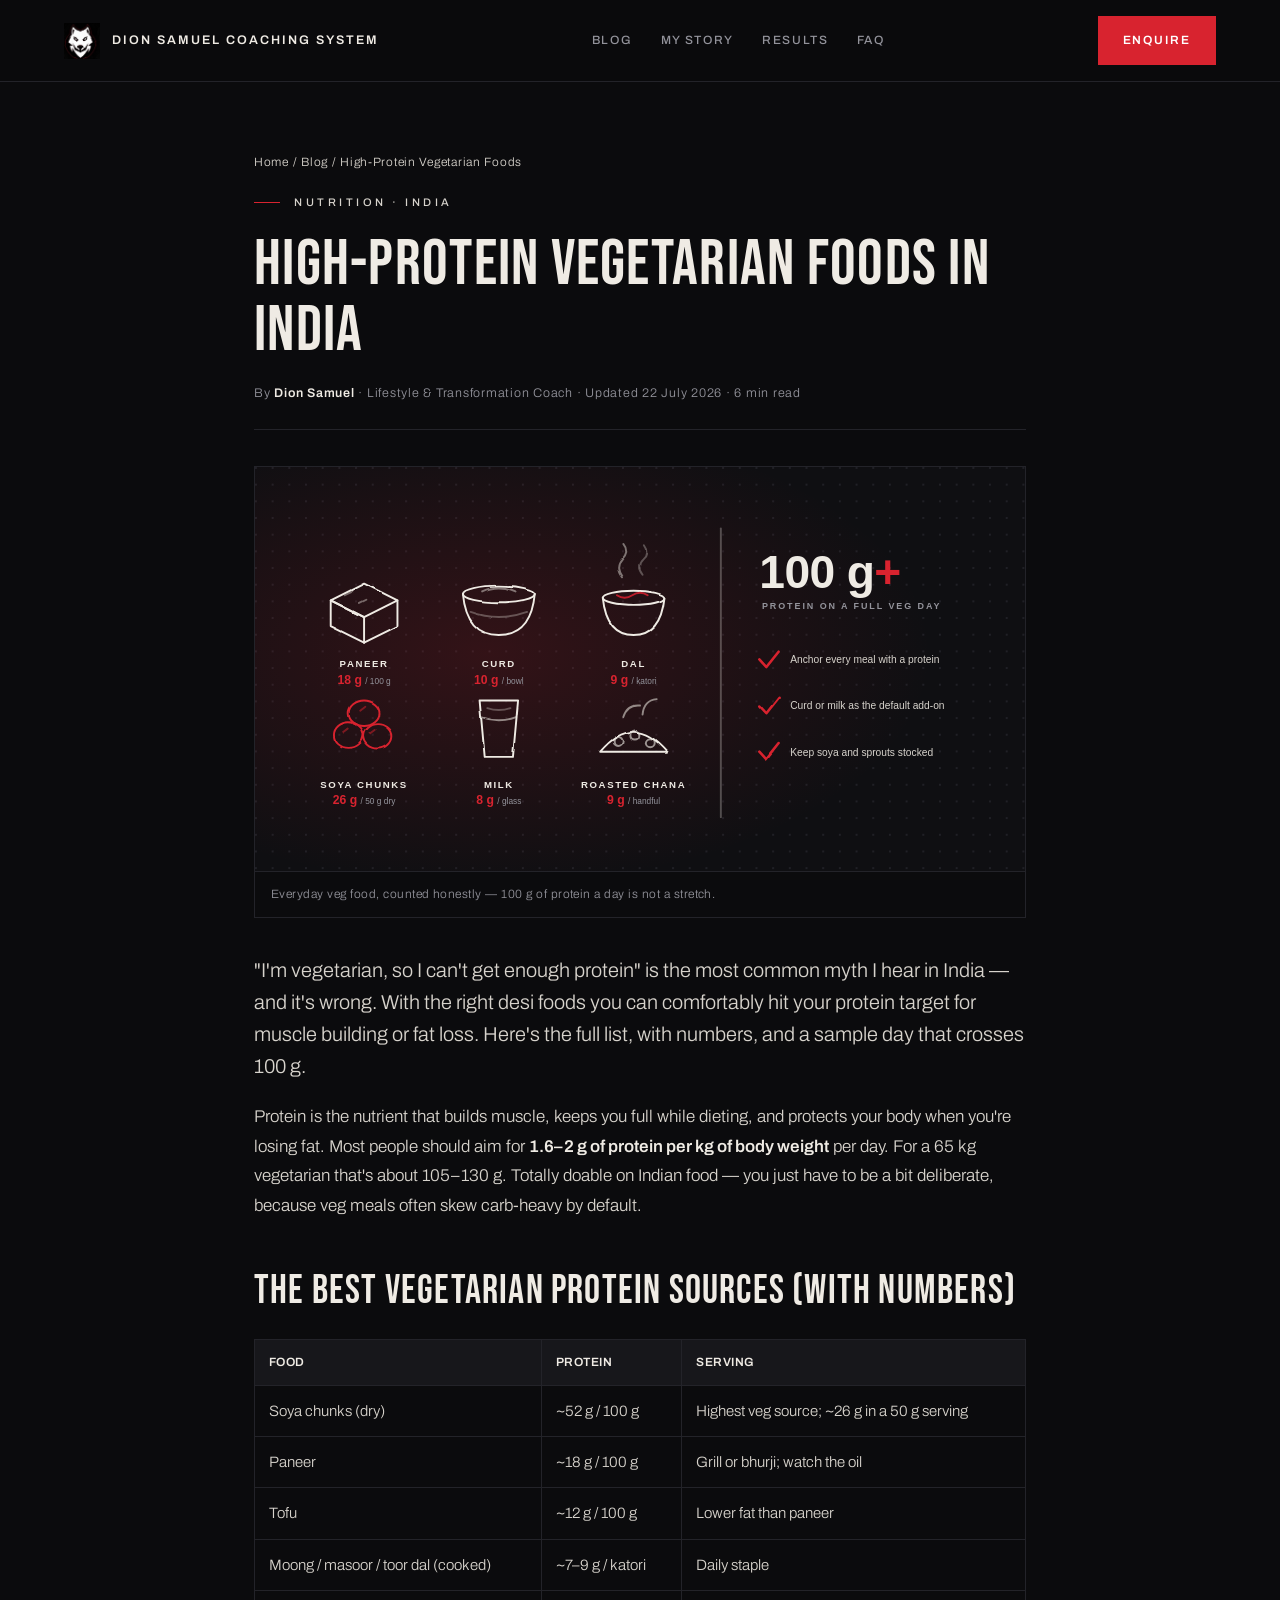
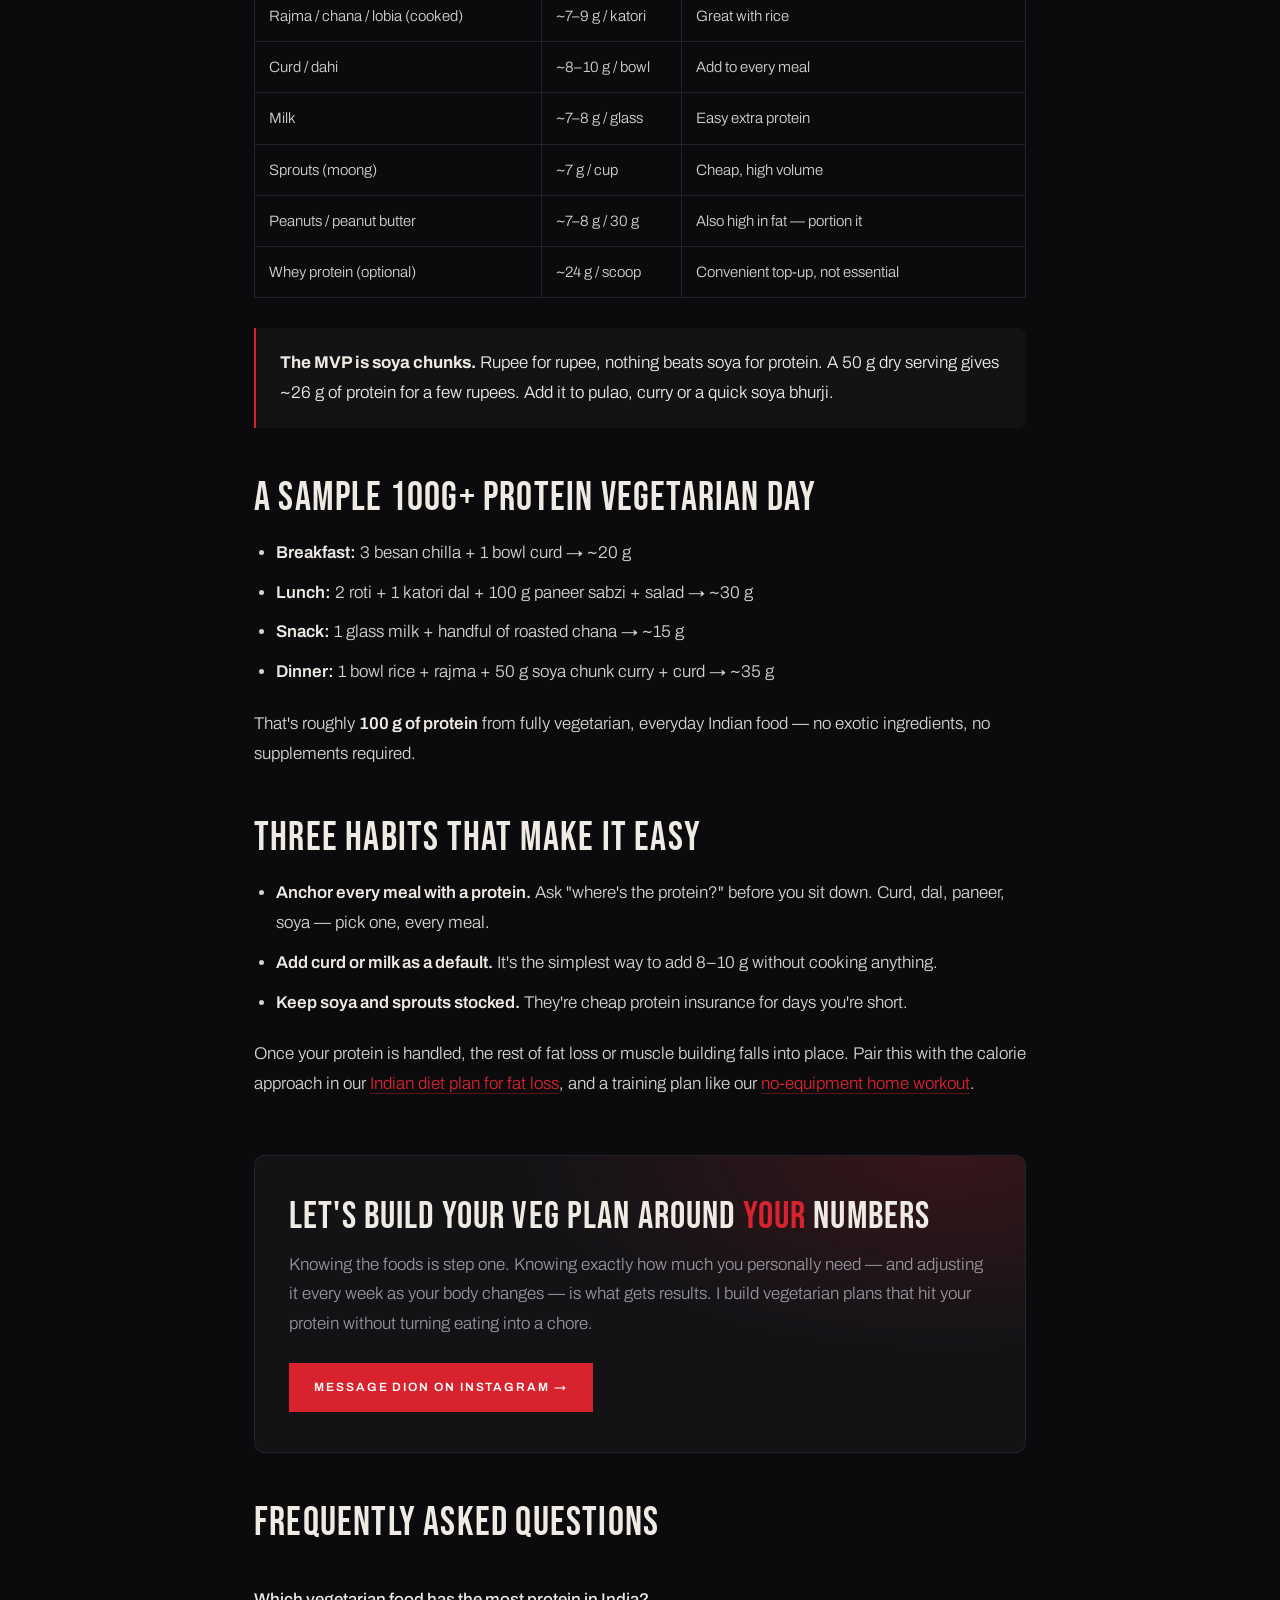
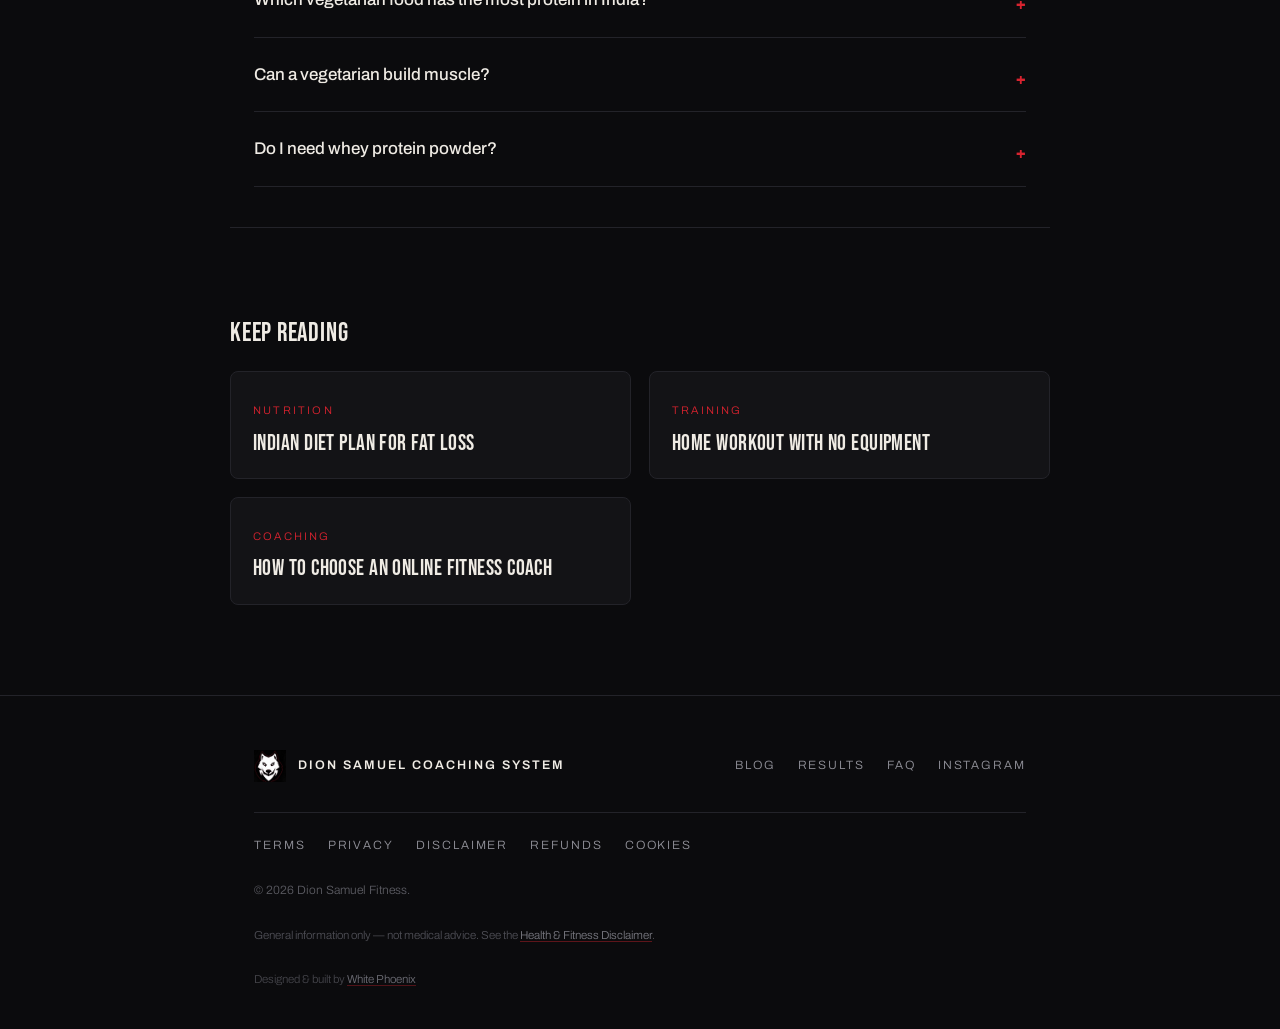
<file: blog/vegetarian-high-protein-foods-india.html>
<!DOCTYPE html>
<html lang="en">
<head>
<meta charset="UTF-8">
<meta name="viewport" content="width=device-width, initial-scale=1.0">
<!-- Google tag (gtag.js) — GA4 -->
<script async src="https://www.googletagmanager.com/gtag/js?id=G-144KJ00BF6"></script>
<script>
  window.dataLayer = window.dataLayer || [];
  function gtag(){dataLayer.push(arguments);}
  gtag('js', new Date());
  gtag('config', 'G-144KJ00BF6', {
    anonymize_ip: true,
    allow_google_signals: false,
    allow_ad_personalization_signals: false
  });
</script>
<script src="/analytics.js" defer></script>

<title>High-Protein Vegetarian Foods in India (With Protein Per Serving)</title>
<meta name="description" content="The best high-protein vegetarian foods in India for muscle building and fat loss — paneer, soya, dal, curd, tofu and more, with protein per serving and an easy 100g+ protein veg day.">
<link rel="canonical" href="https://www.dionsamuelfitness.com/blog/vegetarian-high-protein-foods-india.html">
<meta property="og:type" content="article">
<meta property="og:title" content="High-Protein Vegetarian Foods in India">
<meta property="og:description" content="Best veg protein sources in India with protein per serving, plus a sample 100g+ protein vegetarian day.">
<meta property="og:url" content="https://www.dionsamuelfitness.com/blog/vegetarian-high-protein-foods-india.html">
<meta property="og:image" content="https://www.dionsamuelfitness.com/images/dsf-team-banner-welcome.jpg">
<meta property="og:site_name" content="Dion Samuel Coaching System">
<meta name="twitter:card" content="summary_large_image">
<link rel="icon" href="/favicon.ico" sizes="48x48">
<link rel="apple-touch-icon" href="/apple-touch-icon.png">
<link rel="preconnect" href="https://fonts.googleapis.com">
<link rel="preconnect" href="https://fonts.gstatic.com" crossorigin>
<link href="https://fonts.googleapis.com/css2?family=Bebas+Neue&family=Archivo:ital,wght@0,300;0,400;0,500;0,600;0,700;1,400&display=swap" rel="stylesheet">
<link rel="stylesheet" href="blog.css">
<script type="application/ld+json">
{
  "@context":"https://schema.org",
  "@graph":[
    {
      "@type":"BlogPosting",
      "headline":"High-Protein Vegetarian Foods in India (With Protein Per Serving)",
      "description":"The best high-protein vegetarian foods in India with protein per serving.",
      "image":"https://www.dionsamuelfitness.com/images/dsf-team-banner-welcome.jpg",
      "datePublished":"2026-07-22","dateModified":"2026-07-22",
      "author":{"@type":"Person","name":"Dion Samuel","url":"https://www.dionsamuelfitness.com/"},
      "publisher":{"@type":"Organization","name":"Dion Samuel Coaching System","logo":{"@type":"ImageObject","url":"https://www.dionsamuelfitness.com/images/dsf-wolf-logo.jpg"}},
      "mainEntityOfPage":"https://www.dionsamuelfitness.com/blog/vegetarian-high-protein-foods-india.html"
    },
    {
      "@type":"BreadcrumbList",
      "itemListElement":[
        {"@type":"ListItem","position":1,"name":"Home","item":"https://www.dionsamuelfitness.com/"},
        {"@type":"ListItem","position":2,"name":"Blog","item":"https://www.dionsamuelfitness.com/blog/"},
        {"@type":"ListItem","position":3,"name":"High-Protein Vegetarian Foods","item":"https://www.dionsamuelfitness.com/blog/vegetarian-high-protein-foods-india.html"}
      ]
    },
    {
      "@type":"FAQPage",
      "mainEntity":[
        {"@type":"Question","name":"Which vegetarian food has the most protein in India?","acceptedAnswer":{"@type":"Answer","text":"Soya chunks are the highest, with about 52 g of protein per 100 g dry. Paneer, tofu, dal, rajma, chana, curd and milk are other excellent everyday vegetarian protein sources."}},
        {"@type":"Question","name":"Can a vegetarian get enough protein to build muscle?","acceptedAnswer":{"@type":"Answer","text":"Yes. By combining paneer, soya, dal, curd, milk, tofu and optionally whey protein, a vegetarian can easily reach 1.6 to 2 g of protein per kg of body weight, which is enough to build muscle."}}
      ]
    }
  ]
}
</script>
</head>
<body>

<header>
  <nav class="nav">
    <a class="brand" href="../index.html"><img src="../images/dsf-wolf-logo.jpg" alt="Dion Samuel Coaching System logo">Dion&nbsp;Samuel&nbsp;Coaching&nbsp;System</a>
    <div class="nav-links">
      <a href="index.html">Blog</a>
      <a href="../index.html#story">My Story</a>
      <a href="../index.html#results">Results</a>
      <a href="../index.html#faq">FAQ</a>
    </div>
    <a class="btn" href="https://ig.me/m/dionsamuel_?text=Hi%20Dion%2C%20I%27m%20vegetarian%20and%20want%20help%20hitting%20my%20protein%20and%20goals." target="_blank" rel="noopener">Enquire</a>
  </nav>
</header>

<main class="post">
  <div class="wrap">
    <p class="crumbs"><a href="../index.html">Home</a> / <a href="index.html">Blog</a> / High-Protein Vegetarian Foods</p>
    <p class="eyebrow">Nutrition · India</p>
    <h1>High-Protein Vegetarian Foods in India</h1>
    <p class="meta">By <b>Dion Samuel</b> · Lifestyle &amp; Transformation Coach · Updated 22 July 2026 · 6 min read</p>

    <figure class="hero-img">
      <img src="../images/blog/dsf-blog-veg-protein-sources.svg" width="1200" height="630" alt="Line drawing of Indian vegetarian protein sources with protein per serving: paneer 18 g, curd 10 g, dal 9 g, soya chunks 26 g, milk 8 g and roasted chana 9 g">
      <figcaption>Everyday veg food, counted honestly — 100 g of protein a day is not a stretch.</figcaption>
    </figure>

    <p class="lead">"I'm vegetarian, so I can't get enough protein" is the most common myth I hear in India — and it's wrong. With the right desi foods you can comfortably hit your protein target for muscle building or fat loss. Here's the full list, with numbers, and a sample day that crosses 100 g.</p>

    <p>Protein is the nutrient that builds muscle, keeps you full while dieting, and protects your body when you're losing fat. Most people should aim for <b>1.6–2 g of protein per kg of body weight</b> per day. For a 65 kg vegetarian that's about 105–130 g. Totally doable on Indian food — you just have to be a bit deliberate, because veg meals often skew carb-heavy by default.</p>

    <h2>The best vegetarian protein sources (with numbers)</h2>
    <div class="table-wrap">
    <table>
      <thead><tr><th>Food</th><th>Protein</th><th>Serving</th></tr></thead>
      <tbody>
        <tr><td>Soya chunks (dry)</td><td>~52 g / 100 g</td><td>Highest veg source; ~26 g in a 50 g serving</td></tr>
        <tr><td>Paneer</td><td>~18 g / 100 g</td><td>Grill or bhurji; watch the oil</td></tr>
        <tr><td>Tofu</td><td>~12 g / 100 g</td><td>Lower fat than paneer</td></tr>
        <tr><td>Moong / masoor / toor dal (cooked)</td><td>~7–9 g / katori</td><td>Daily staple</td></tr>
        <tr><td>Rajma / chana / lobia (cooked)</td><td>~7–9 g / katori</td><td>Great with rice</td></tr>
        <tr><td>Curd / dahi</td><td>~8–10 g / bowl</td><td>Add to every meal</td></tr>
        <tr><td>Milk</td><td>~7–8 g / glass</td><td>Easy extra protein</td></tr>
        <tr><td>Sprouts (moong)</td><td>~7 g / cup</td><td>Cheap, high volume</td></tr>
        <tr><td>Peanuts / peanut butter</td><td>~7–8 g / 30 g</td><td>Also high in fat — portion it</td></tr>
        <tr><td>Whey protein (optional)</td><td>~24 g / scoop</td><td>Convenient top-up, not essential</td></tr>
      </tbody>
    </table>
    </div>

    <div class="callout"><b>The MVP is soya chunks.</b> Rupee for rupee, nothing beats soya for protein. A 50 g dry serving gives ~26 g of protein for a few rupees. Add it to pulao, curry or a quick soya bhurji.</div>

    <h2>A sample 100g+ protein vegetarian day</h2>
    <ul>
      <li><b>Breakfast:</b> 3 besan chilla + 1 bowl curd → ~20 g</li>
      <li><b>Lunch:</b> 2 roti + 1 katori dal + 100 g paneer sabzi + salad → ~30 g</li>
      <li><b>Snack:</b> 1 glass milk + handful of roasted chana → ~15 g</li>
      <li><b>Dinner:</b> 1 bowl rice + rajma + 50 g soya chunk curry + curd → ~35 g</li>
    </ul>
    <p>That's roughly <b>100 g of protein</b> from fully vegetarian, everyday Indian food — no exotic ingredients, no supplements required.</p>

    <h2>Three habits that make it easy</h2>
    <ul>
      <li><b>Anchor every meal with a protein.</b> Ask "where's the protein?" before you sit down. Curd, dal, paneer, soya — pick one, every meal.</li>
      <li><b>Add curd or milk as a default.</b> It's the simplest way to add 8–10 g without cooking anything.</li>
      <li><b>Keep soya and sprouts stocked.</b> They're cheap protein insurance for days you're short.</li>
    </ul>

    <p>Once your protein is handled, the rest of fat loss or muscle building falls into place. Pair this with the calorie approach in our <a class="inline" href="indian-diet-plan-for-fat-loss.html">Indian diet plan for fat loss</a>, and a training plan like our <a class="inline" href="home-workout-no-equipment-india.html">no-equipment home workout</a>.</p>

    <div class="cta">
      <h2>Let's build your veg plan around <em>your</em> numbers</h2>
      <p>Knowing the foods is step one. Knowing exactly how much you personally need — and adjusting it every week as your body changes — is what gets results. I build vegetarian plans that hit your protein without turning eating into a chore.</p>
      <a class="btn" href="https://ig.me/m/dionsamuel_?text=Hi%20Dion%2C%20I%27m%20vegetarian%20and%20want%20a%20plan%20that%20hits%20my%20protein%20and%20goals." target="_blank" rel="noopener">Message Dion on Instagram →</a>
    </div>

    <div class="faq-block">
      <h2>Frequently asked questions</h2>
      <details><summary>Which vegetarian food has the most protein in India?</summary><p>Soya chunks, at about 52 g per 100 g dry. Paneer, tofu, dal, rajma, chana, curd and milk are other excellent everyday vegetarian sources.</p></details>
      <details><summary>Can a vegetarian build muscle?</summary><p>Yes. Combining paneer, soya, dal, curd, milk, tofu and optionally whey easily reaches 1.6–2 g of protein per kg of body weight — enough to build muscle when paired with strength training.</p></details>
      <details><summary>Do I need whey protein powder?</summary><p>No. It's a convenient top-up on busy days, but you can hit your protein target from whole foods alone. Treat it as optional, not essential.</p></details>
    </div>
  </div>

  <div class="wrap related">
    <h2>Keep reading</h2>
    <div class="rel-grid">
      <a class="rel-card" href="indian-diet-plan-for-fat-loss.html"><span>Nutrition</span><b>Indian Diet Plan for Fat Loss</b></a>
      <a class="rel-card" href="home-workout-no-equipment-india.html"><span>Training</span><b>Home Workout With No Equipment</b></a>
      <a class="rel-card" href="how-to-choose-online-fitness-coach-india.html"><span>Coaching</span><b>How to Choose an Online Fitness Coach</b></a>
    </div>
  </div>
</main>

<footer>
  <div class="wrap foot">
    <a class="brand" href="../index.html"><img src="../images/dsf-wolf-logo.jpg" alt="DSF logo">Dion&nbsp;Samuel&nbsp;Coaching&nbsp;System</a>
    <div class="foot-links"><a href="index.html">Blog</a><a href="../index.html#results">Results</a><a href="../index.html#faq">FAQ</a><a href="https://www.instagram.com/dionsamuel_/" target="_blank" rel="noopener">Instagram</a></div>
    <div class="foot-links legal"><a href="/terms.html">Terms</a><a href="/privacy.html">Privacy</a><a href="/disclaimer.html">Disclaimer</a><a href="/refund-policy.html">Refunds</a><a href="/cookie-policy.html">Cookies</a></div>
    <small>© 2026 Dion Samuel Fitness.</small>
    <small class="foot-note">General information only — not medical advice. See the <a href="/disclaimer.html">Health &amp; Fitness Disclaimer</a>.</small>
    <small class="credit">Designed &amp; built by <a href="https://whitephoenixconsulting.com/" target="_blank" rel="noopener">White Phoenix</a></small>
  </div>
</footer>
</body>
</html>
</file>
<file: blog/blog.css>
/* Dion Samuel Coaching System — blog styles (shares homepage brand tokens) */
:root{
  --ink:#0B0B0D;--panel:#131316;--panel2:#17171B;--line:#232329;
  --red:#D8232F;--red-deep:#6E0F16;--bone:#EFEBE4;--ash:#93939B;
  --display:'Bebas Neue',sans-serif;--body:'Archivo',sans-serif;--max:820px;
}
*{margin:0;padding:0;box-sizing:border-box}
html{scroll-behavior:smooth}
body{background:var(--ink);color:var(--bone);font-family:var(--body);font-weight:300;
  font-size:17px;line-height:1.75;-webkit-font-smoothing:antialiased}
::selection{background:var(--red);color:#fff}
img{display:block;max-width:100%}
a{color:inherit;text-decoration:none}
.wrap{max-width:var(--max);margin:0 auto;padding:0 24px}
.eyebrow{font-size:11px;letter-spacing:.32em;text-transform:uppercase;color:var(--ash);
  font-weight:500;display:flex;align-items:center;gap:14px}
.eyebrow::before{content:"";width:26px;height:1px;background:var(--red)}

/* nav (same language as homepage) */
header{position:sticky;top:0;z-index:100;background:rgba(11,11,13,.9);
  backdrop-filter:blur(14px);border-bottom:1px solid var(--line)}
.nav{max-width:1200px;margin:0 auto;padding:16px 24px;display:flex;align-items:center;justify-content:space-between}
.brand{display:flex;align-items:center;gap:12px;font-weight:600;letter-spacing:.16em;font-size:12.5px;text-transform:uppercase}
.brand img{width:36px;height:36px;object-fit:cover}
.nav-links{display:flex;gap:28px;font-size:12px;letter-spacing:.14em;text-transform:uppercase;font-weight:500;color:var(--ash)}
.nav-links a:hover{color:var(--bone)}
.btn{display:inline-flex;align-items:center;gap:10px;background:var(--red);color:#fff;
  padding:13px 24px;font-size:12px;font-weight:600;letter-spacing:.16em;text-transform:uppercase;
  border:1px solid var(--red);transition:background .25s;font-family:var(--body)}
.btn:hover{background:#B71C27}
.btn.ghost{background:transparent;border-color:var(--line);color:var(--bone)}
.btn.ghost:hover{border-color:var(--red)}
@media(max-width:760px){.nav-links{display:none}}

/* article */
.post{padding:70px 0 40px}
.crumbs{font-size:12px;letter-spacing:.06em;color:var(--ash);margin-bottom:26px}
.crumbs a:hover{color:var(--bone)}
.post h1{font-family:var(--display);font-weight:400;letter-spacing:.02em;line-height:1.02;
  font-size:clamp(38px,6vw,64px);margin:14px 0 20px}
.post .meta{font-size:12.5px;letter-spacing:.06em;color:var(--ash);
  border-bottom:1px solid var(--line);padding-bottom:24px;margin-bottom:36px}
.post .meta b{color:var(--bone);font-weight:600}
.lead{font-size:20px;color:var(--bone);line-height:1.6;margin-bottom:30px}
.post h2{font-family:var(--display);font-weight:400;letter-spacing:.03em;
  font-size:clamp(28px,4vw,40px);line-height:1.1;margin:48px 0 18px}
.post h2 em{font-style:normal;color:var(--red)}
.post h3{font-family:var(--body);font-weight:600;font-size:19px;margin:32px 0 12px;letter-spacing:.01em}
.post p{color:#d7d3cc;margin-bottom:20px}
.post p b,.post li b{color:var(--bone);font-weight:600}
.post ul,.post ol{margin:0 0 22px 0;padding-left:22px;color:#d7d3cc}
.post li{margin-bottom:10px}
.post a.inline{color:var(--red);border-bottom:1px solid rgba(216,35,47,.4)}
.post a.inline:hover{border-color:var(--red)}
.callout{border-left:2px solid var(--red);background:var(--panel);
  padding:20px 24px;margin:30px 0;border-radius:0 8px 8px 0}
.callout b{color:var(--bone)}
figure.hero-img{margin:0 0 36px;border:1px solid var(--line)}
figure.hero-img img{width:100%;height:auto}
figure.hero-img figcaption{font-size:12px;color:var(--ash);padding:12px 16px;border-top:1px solid var(--line);letter-spacing:.04em}

/* data table */
.table-wrap{overflow-x:auto;margin:26px 0}
table{border-collapse:collapse;width:100%;min-width:460px;font-size:15px}
th,td{border:1px solid var(--line);padding:12px 14px;text-align:left}
th{background:var(--panel2);color:var(--bone);font-weight:600;letter-spacing:.04em;
  font-size:12px;text-transform:uppercase}
td{color:#d7d3cc}

/* faq */
.faq-block{margin:40px 0}
.faq-block details{border-bottom:1px solid var(--line)}
.faq-block summary{cursor:pointer;list-style:none;padding:22px 0;font-weight:500;font-size:17px;color:var(--bone);position:relative}
.faq-block summary::-webkit-details-marker{display:none}
.faq-block summary::after{content:"+";position:absolute;right:0;color:var(--red);font-family:var(--display);font-size:24px}
.faq-block details[open] summary::after{content:"–"}
.faq-block p{padding:0 0 22px;color:#cfcbc4}

/* cta */
.cta{margin:56px 0 10px;background:radial-gradient(700px 320px at 90% 0,rgba(216,35,47,.18),transparent 60%),var(--panel);
  border:1px solid var(--line);border-radius:10px;padding:40px 34px}
.cta h2{font-family:var(--display);font-weight:400;font-size:clamp(26px,3.6vw,38px);margin:0 0 12px}
.cta p{color:var(--ash);margin-bottom:24px}

/* related */
.related{border-top:1px solid var(--line);padding:44px 0 10px}
.related h2{font-family:var(--display);font-weight:400;letter-spacing:.03em;font-size:26px;margin-bottom:22px}
.rel-grid{display:grid;grid-template-columns:1fr 1fr;gap:18px}
.rel-card{border:1px solid var(--line);background:var(--panel);padding:22px;border-radius:8px;transition:border-color .25s}
.rel-card:hover{border-color:var(--red)}
.rel-card span{font-size:11px;letter-spacing:.2em;text-transform:uppercase;color:var(--red)}
.rel-card b{display:block;margin-top:8px;font-family:var(--display);font-weight:400;font-size:22px;letter-spacing:.02em;line-height:1.1}
@media(max-width:640px){.rel-grid{grid-template-columns:1fr}}

/* blog index */
.blog-hero{padding:80px 0 40px;border-bottom:1px solid var(--line)}
.blog-hero h1{font-family:var(--display);font-weight:400;font-size:clamp(44px,8vw,80px);line-height:.98;margin:16px 0 14px}
.blog-hero p{color:var(--ash);max-width:560px;font-size:18px}
/* blog search */
.sr-only{position:absolute;width:1px;height:1px;padding:0;overflow:hidden;clip:rect(0 0 0 0);white-space:nowrap;border:0}
.blog-hero .search{position:relative;display:flex;align-items:center;max-width:520px;margin-top:30px}
.blog-hero .search[hidden]{display:none}
.search-ico{position:absolute;left:17px;width:18px;height:18px;fill:none;stroke:var(--ash);
  stroke-width:2;stroke-linecap:round;pointer-events:none;transition:stroke .25s}
.search input{width:100%;font-family:var(--body);font-size:15px;font-weight:400;color:var(--bone);
  background:var(--panel);border:1px solid var(--line);border-radius:8px;padding:15px 46px;
  outline:none;transition:border-color .25s,background .25s;-webkit-appearance:none;appearance:none}
.search input::placeholder{color:#6f6f78}
.search input::-webkit-search-cancel-button{-webkit-appearance:none;display:none}
.search input:focus{border-color:var(--red);background:var(--panel2)}
.search:focus-within .search-ico{stroke:var(--red)}
.search-clear{position:absolute;right:8px;padding:6px 12px;background:none;border:0;cursor:pointer;
  color:var(--ash);font-family:var(--body);font-size:24px;line-height:1;transition:color .2s}
.search-clear:hover{color:var(--bone)}

.post-list{padding:50px 0 30px;display:grid;gap:20px}
.post-list .search-count{margin:-8px 0 2px;font-size:11.5px;letter-spacing:.2em;text-transform:uppercase;color:var(--ash)}
.post-list .search-count b{color:var(--bone);font-weight:600}
.post-list article[hidden]{display:none}
.post-list .no-results{border:1px dashed var(--line);border-radius:10px;padding:46px 30px;text-align:center}
.post-list .no-results p{color:var(--ash);font-size:17px;margin:0}
.post-list .no-results b{color:var(--bone);font-weight:600}
.post-list .no-results .hint{font-size:14.5px;margin-top:8px}
.post-list .no-results .chips{display:flex;flex-wrap:wrap;gap:10px;justify-content:center;margin-top:22px}
.post-list .no-results button{background:transparent;border:1px solid var(--line);border-radius:999px;
  color:var(--bone);font-family:var(--body);font-size:11.5px;font-weight:500;letter-spacing:.16em;
  text-transform:uppercase;padding:10px 18px;cursor:pointer;transition:border-color .25s,color .25s}
.post-list .no-results button:hover{border-color:var(--red);color:var(--red)}
.post-list article{border:1px solid var(--line);background:var(--panel);border-radius:10px;padding:24px 26px;transition:border-color .25s;
  display:grid;grid-template-columns:250px 1fr;gap:28px;align-items:center}
.post-list article:hover{border-color:var(--red)}
.post-list .thumb{border:1px solid var(--line);border-radius:6px;overflow:hidden;background:var(--ink)}
.post-list .thumb img{width:100%;height:auto}
@media(max-width:640px){.post-list article{grid-template-columns:1fr;gap:18px}}
.post-list .tag{font-size:11px;letter-spacing:.2em;text-transform:uppercase;color:var(--red)}
.post-list h2{font-family:var(--display);font-weight:400;letter-spacing:.02em;font-size:clamp(26px,3.4vw,34px);line-height:1.05;margin:10px 0 10px}
.post-list p{color:var(--ash);font-size:15.5px}
.post-list .rm{display:inline-flex;gap:8px;margin-top:14px;font-size:12px;letter-spacing:.16em;text-transform:uppercase;color:var(--bone);font-weight:600}
.post-list article:hover .rm{color:var(--red)}

/* footer */
footer{padding:54px 0 40px;border-top:1px solid var(--line);margin-top:40px}
.foot{display:flex;justify-content:space-between;align-items:center;gap:24px;flex-wrap:wrap}
.foot .brand img{width:32px;height:32px}
.foot-links{display:flex;gap:22px;font-size:12px;letter-spacing:.16em;text-transform:uppercase;color:var(--ash)}
.foot-links a:hover{color:var(--bone)}
.foot small{font-size:12px;color:#5c5c63;order:4}
.foot-links.legal{flex-basis:100%;order:3;flex-wrap:wrap;
  border-top:1px solid var(--line);padding-top:22px;margin-top:6px}
.foot .foot-note{order:5;flex-basis:100%;font-size:11.5px;color:#4f4f56}
.foot .foot-note a{border-bottom:1px solid rgba(216,35,47,.4);color:#7a7a82}
.foot .foot-note a:hover{color:var(--bone)}
.foot .credit{order:6;flex-basis:100%;font-size:11.5px;color:#45454b}
.foot .credit a{color:#6d6d75;border-bottom:1px solid rgba(216,35,47,.35)}
.foot .credit a:hover{color:var(--bone)}
</file>
<file: legal.css>
/* Dion Samuel Coaching System — legal & utility pages (shares homepage brand tokens) */
:root{
  --ink:#0B0B0D;--panel:#131316;--panel2:#17171B;--line:#232329;
  --red:#D8232F;--red-deep:#6E0F16;--bone:#EFEBE4;--ash:#93939B;
  --display:'Bebas Neue',sans-serif;--body:'Archivo',sans-serif;--max:820px;
}
*{margin:0;padding:0;box-sizing:border-box}
html{scroll-behavior:smooth}
body{background:var(--ink);color:var(--bone);font-family:var(--body);font-weight:300;
  font-size:17px;line-height:1.75;-webkit-font-smoothing:antialiased}
::selection{background:var(--red);color:#fff}
img{display:block;max-width:100%}
a{color:inherit;text-decoration:none}
.wrap{max-width:var(--max);margin:0 auto;padding:0 24px}
.eyebrow{font-size:11px;letter-spacing:.32em;text-transform:uppercase;color:var(--ash);
  font-weight:500;display:flex;align-items:center;gap:14px}
.eyebrow::before{content:"";width:26px;height:1px;background:var(--red)}

/* nav (same language as homepage / blog) */
header{position:sticky;top:0;z-index:100;background:rgba(11,11,13,.9);
  backdrop-filter:blur(14px);border-bottom:1px solid var(--line)}
.nav{max-width:1200px;margin:0 auto;padding:16px 24px;display:flex;align-items:center;justify-content:space-between}
.brand{display:flex;align-items:center;gap:12px;font-weight:600;letter-spacing:.16em;font-size:12.5px;text-transform:uppercase}
.brand img{width:36px;height:36px;object-fit:cover}
.nav-links{display:flex;gap:28px;font-size:12px;letter-spacing:.14em;text-transform:uppercase;font-weight:500;color:var(--ash)}
.nav-links a:hover{color:var(--bone)}
.btn{display:inline-flex;align-items:center;gap:10px;background:var(--red);color:#fff;
  padding:13px 24px;font-size:12px;font-weight:600;letter-spacing:.16em;text-transform:uppercase;
  border:1px solid var(--red);transition:background .25s;font-family:var(--body)}
.btn:hover{background:#B71C27}
.btn.ghost{background:transparent;border-color:var(--line);color:var(--bone)}
.btn.ghost:hover{border-color:var(--red)}
@media(max-width:760px){.nav-links{display:none}}

/* document body */
.doc{padding:70px 0 40px}
.crumbs{font-size:12px;letter-spacing:.06em;color:var(--ash);margin-bottom:26px}
.crumbs a:hover{color:var(--bone)}
.doc h1{font-family:var(--display);font-weight:400;letter-spacing:.02em;line-height:1.02;
  font-size:clamp(38px,6vw,64px);margin:14px 0 20px}
.doc .meta{font-size:12.5px;letter-spacing:.06em;color:var(--ash);
  border-bottom:1px solid var(--line);padding-bottom:24px;margin-bottom:36px}
.doc .meta b{color:var(--bone);font-weight:600}
.lead{font-size:19px;color:var(--bone);line-height:1.6;margin-bottom:30px}
.doc h2{font-family:var(--display);font-weight:400;letter-spacing:.03em;
  font-size:clamp(26px,3.6vw,36px);line-height:1.1;margin:46px 0 16px}
.doc h2 em{font-style:normal;color:var(--red)}
.doc h3{font-family:var(--body);font-weight:600;font-size:18px;margin:30px 0 10px;letter-spacing:.01em}
.doc p{color:#d7d3cc;margin-bottom:18px}
.doc p b,.doc li b{color:var(--bone);font-weight:600}
.doc ul,.doc ol{margin:0 0 22px 0;padding-left:22px;color:#d7d3cc}
.doc li{margin-bottom:10px}
.doc code{font-family:ui-monospace,SFMono-Regular,Menlo,monospace;font-size:.88em;
  background:var(--panel2);border:1px solid var(--line);border-radius:4px;
  padding:1px 6px;color:var(--bone);white-space:nowrap}
.doc a.inline{color:var(--red);border-bottom:1px solid rgba(216,35,47,.4)}
.doc a.inline:hover{border-color:var(--red)}
.callout{border-left:2px solid var(--red);background:var(--panel);
  padding:20px 24px;margin:30px 0;border-radius:0 8px 8px 0}
.callout b{color:var(--bone)}
.callout p:last-child{margin-bottom:0}

/* table of contents */
.toc{border:1px solid var(--line);background:var(--panel);border-radius:10px;padding:26px 30px;margin-bottom:40px}
.toc b{display:block;font-size:11px;letter-spacing:.24em;text-transform:uppercase;color:var(--ash);margin-bottom:14px;font-weight:600}
.toc ol{margin:0;padding-left:20px;color:#d7d3cc;font-size:15.5px}
.toc li{margin-bottom:7px}
.toc a:hover{color:var(--red)}

/* data table */
.table-wrap{overflow-x:auto;margin:26px 0}
table{border-collapse:collapse;width:100%;min-width:460px;font-size:15px}
th,td{border:1px solid var(--line);padding:12px 14px;text-align:left}
th{background:var(--panel2);color:var(--bone);font-weight:600;letter-spacing:.04em;
  font-size:12px;text-transform:uppercase}
td{color:#d7d3cc}

/* other legal docs */
.doc-links{border-top:1px solid var(--line);padding:44px 0 10px;margin-top:50px}
.doc-links h2{font-family:var(--display);font-weight:400;letter-spacing:.03em;font-size:26px;margin-bottom:22px}
.doc-grid{display:grid;grid-template-columns:1fr 1fr;gap:18px}
.doc-card{border:1px solid var(--line);background:var(--panel);padding:22px;border-radius:8px;transition:border-color .25s}
.doc-card:hover{border-color:var(--red)}
.doc-card span{font-size:11px;letter-spacing:.2em;text-transform:uppercase;color:var(--red)}
.doc-card b{display:block;margin-top:8px;font-family:var(--display);font-weight:400;font-size:22px;letter-spacing:.02em;line-height:1.1}
@media(max-width:640px){.doc-grid{grid-template-columns:1fr}}

/* 404 */
.nf{min-height:calc(100vh - 210px);display:flex;align-items:center;
  background:radial-gradient(760px 420px at 78% 8%,rgba(216,35,47,.16),transparent 62%)}
.nf .wrap{max-width:900px;width:100%;padding-top:70px;padding-bottom:70px}
.nf .code{font-family:var(--display);font-weight:400;font-size:clamp(96px,22vw,220px);
  line-height:.85;letter-spacing:.02em;color:var(--red);margin:18px 0 10px}
.nf h1{font-family:var(--display);font-weight:400;letter-spacing:.02em;
  font-size:clamp(34px,6vw,58px);line-height:1.02;margin-bottom:16px}
.nf p{color:var(--ash);max-width:520px;margin-bottom:30px;font-size:17px}
.nf .acts{display:flex;gap:14px;flex-wrap:wrap;margin-bottom:44px}
.nf .go{border-top:1px solid var(--line);padding-top:28px;display:flex;gap:30px;flex-wrap:wrap;
  font-size:12px;letter-spacing:.16em;text-transform:uppercase;color:var(--ash);font-weight:500}
.nf .go a:hover{color:var(--bone)}

/* footer */
footer{padding:54px 0 40px;border-top:1px solid var(--line);margin-top:40px}
.foot{display:flex;justify-content:space-between;align-items:center;gap:24px;flex-wrap:wrap}
.foot .brand img{width:32px;height:32px}
.foot-links{display:flex;gap:22px;font-size:12px;letter-spacing:.16em;text-transform:uppercase;color:var(--ash);flex-wrap:wrap}
.foot-links a:hover{color:var(--bone)}
.foot small{font-size:12px;color:#5c5c63}
.foot .credit{flex-basis:100%;order:6;font-size:11.5px;color:#45454b}
.foot .credit a{color:#6d6d75;border-bottom:1px solid rgba(216,35,47,.35)}
.foot .credit a:hover{color:var(--bone)}
</file>
